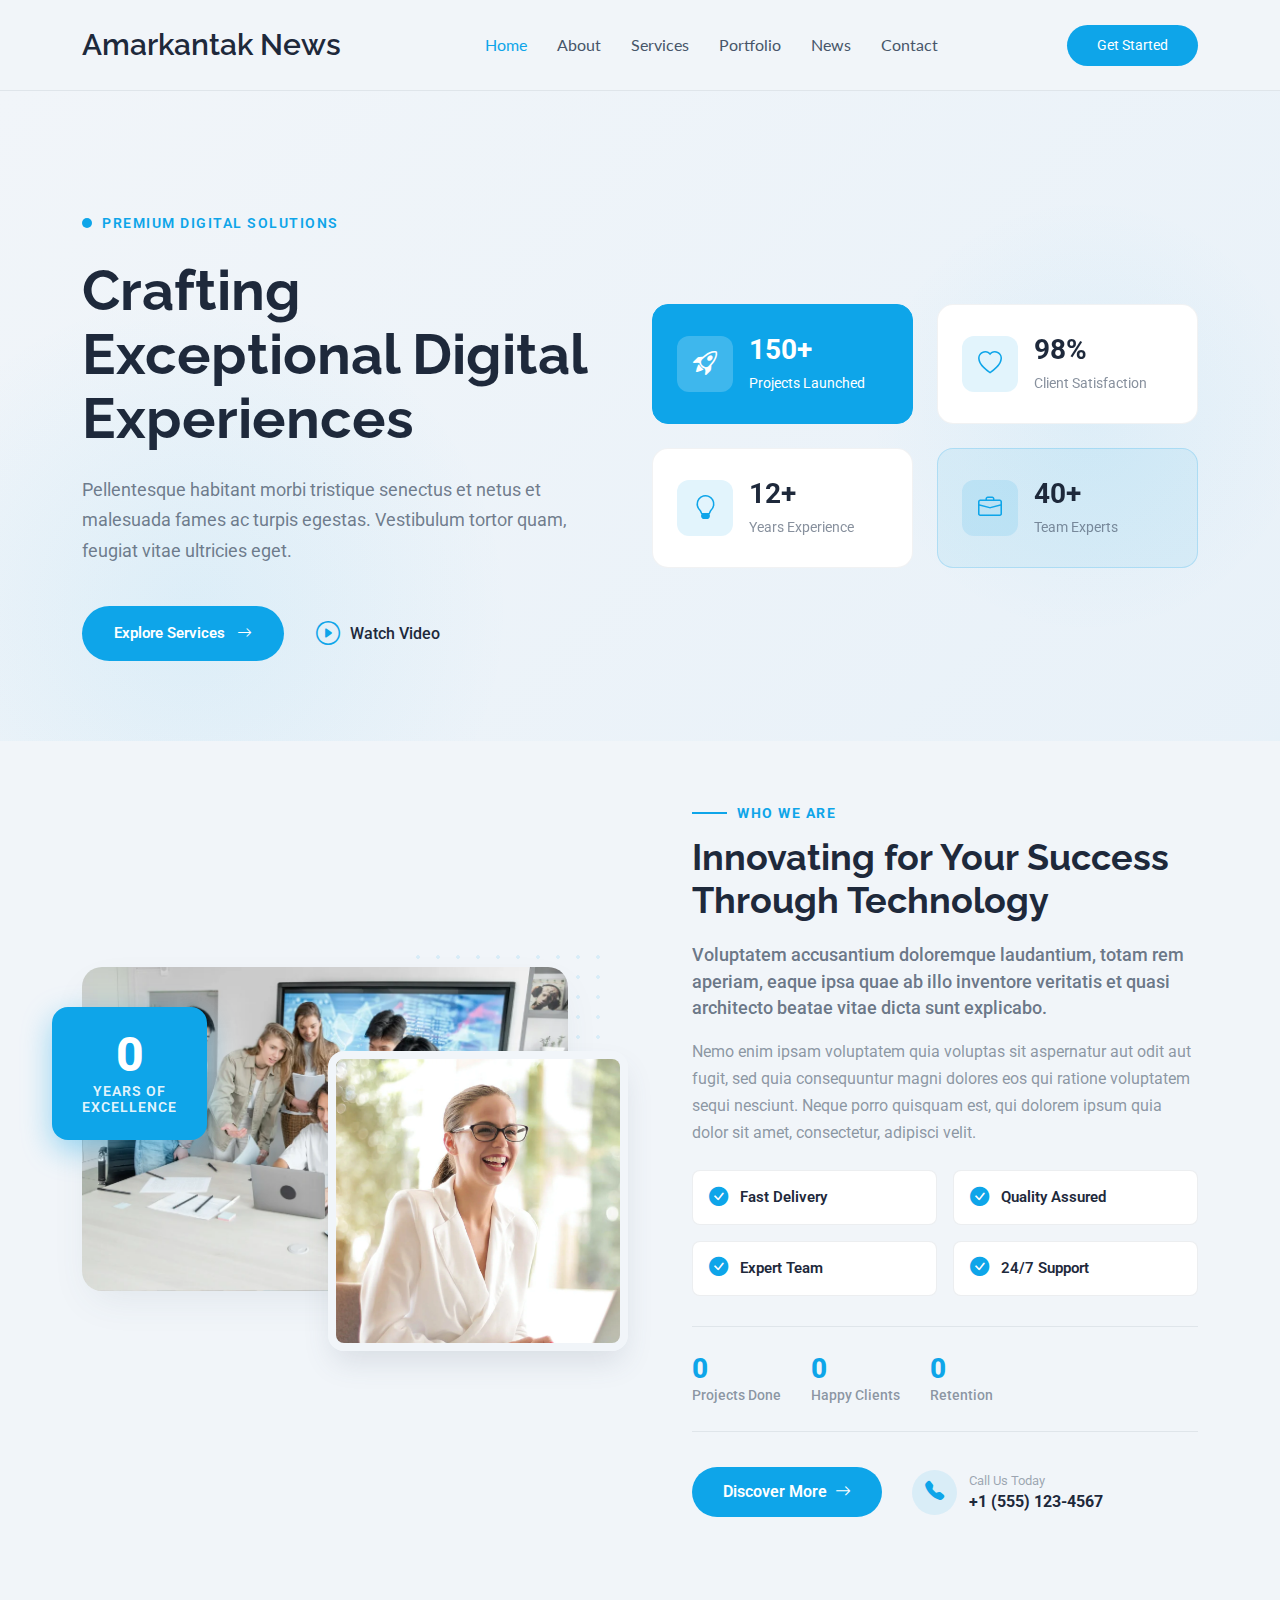
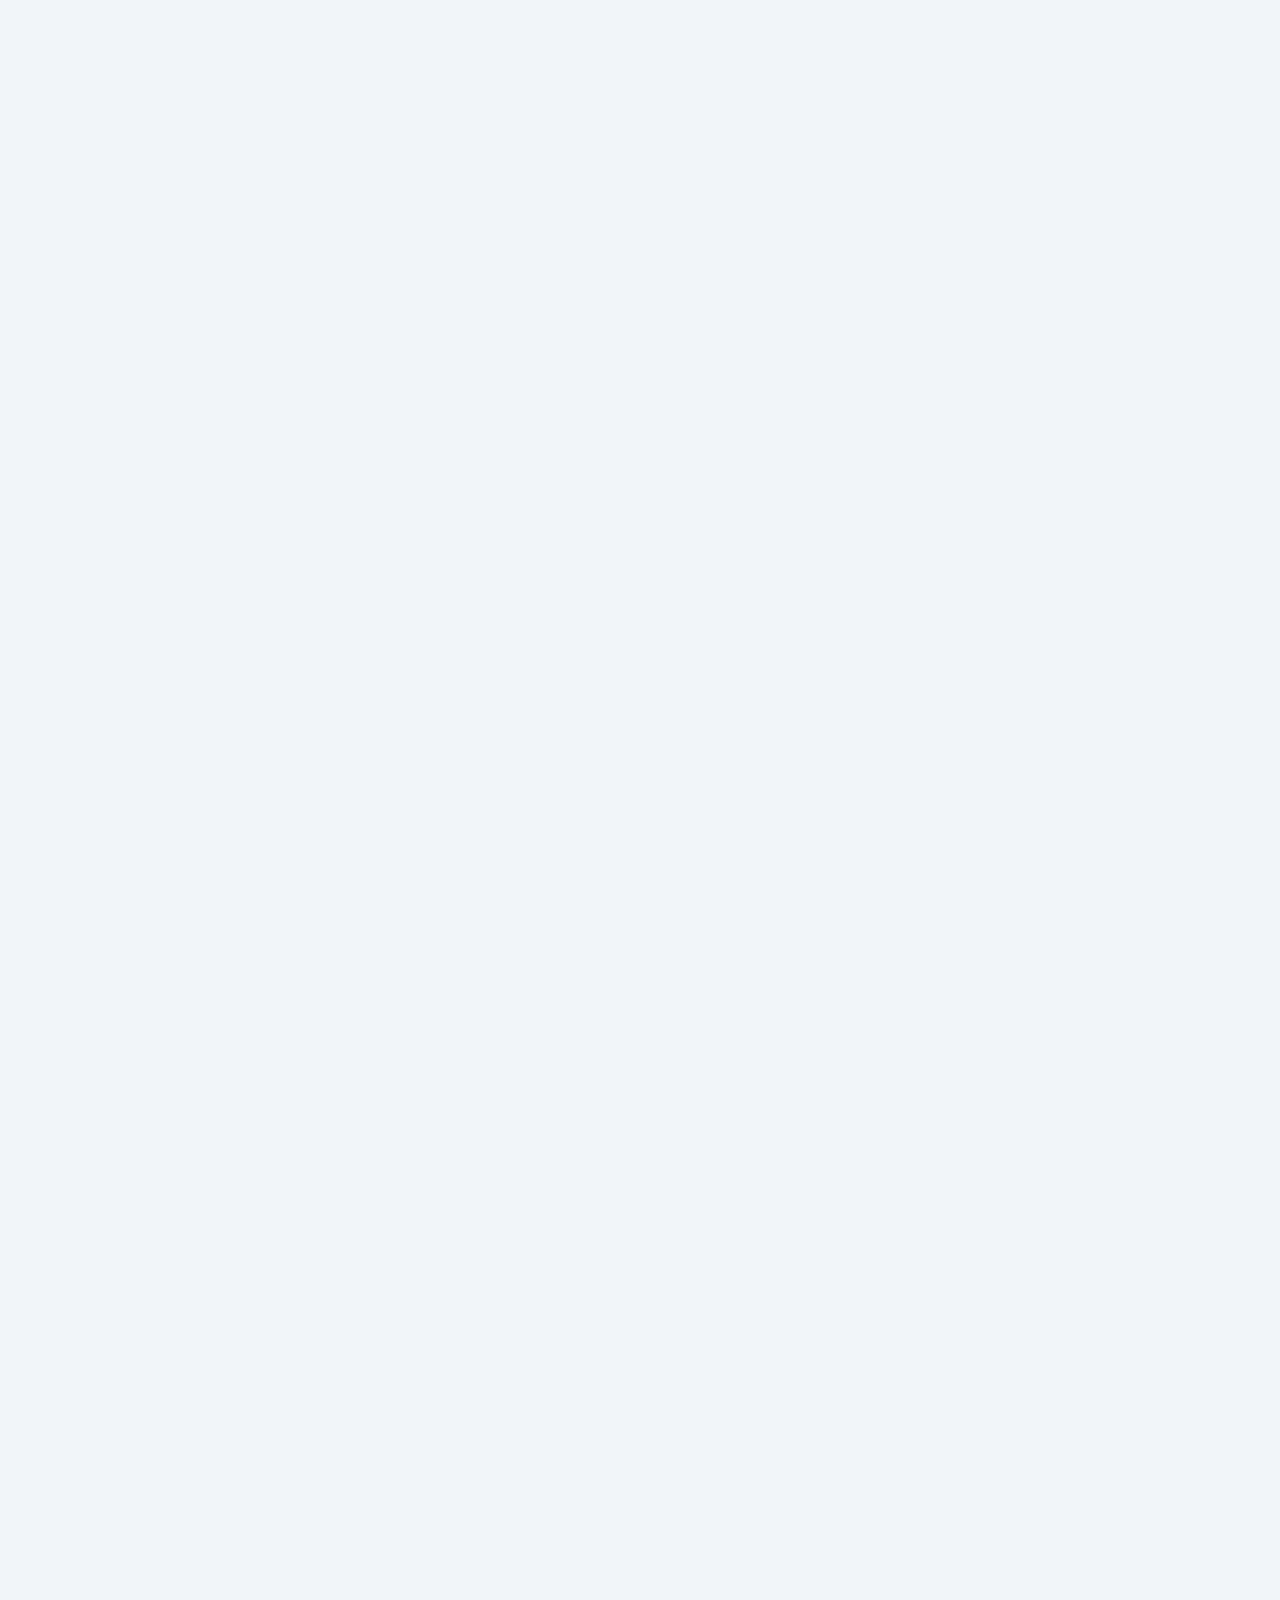
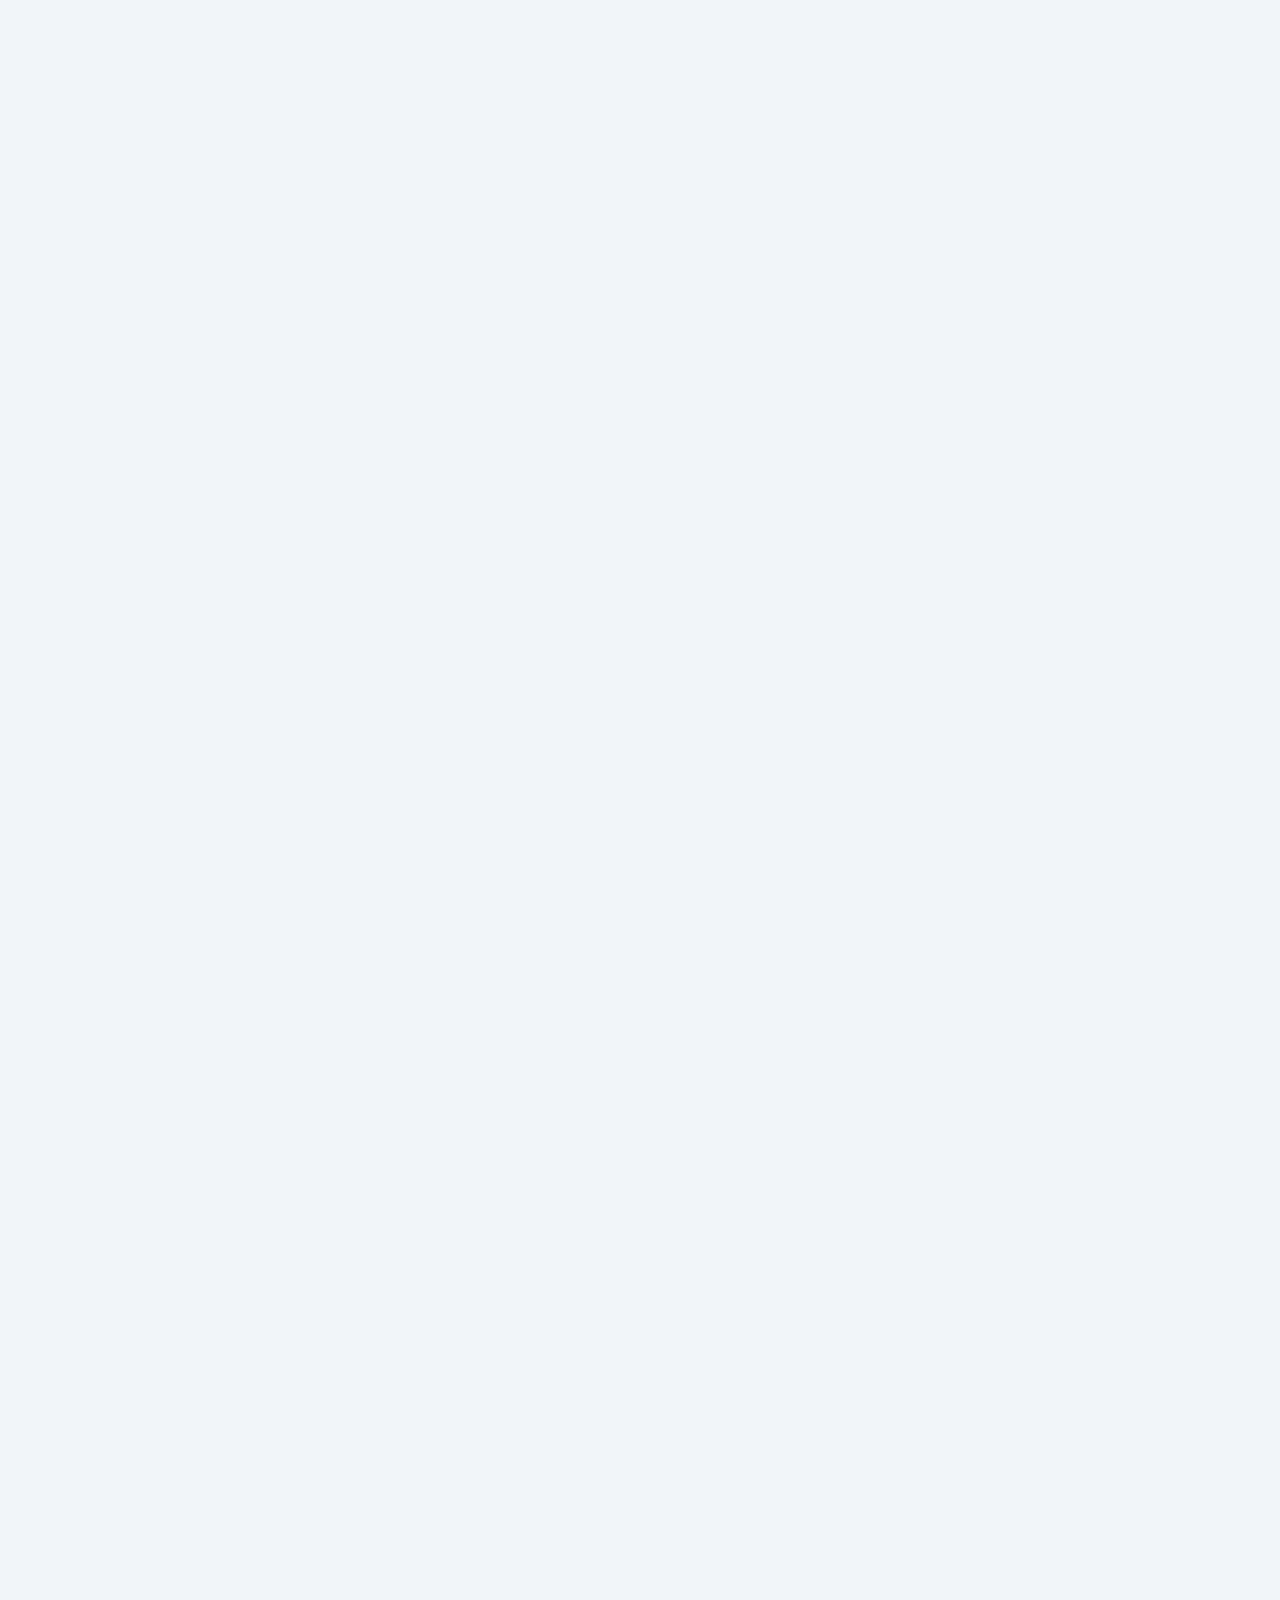
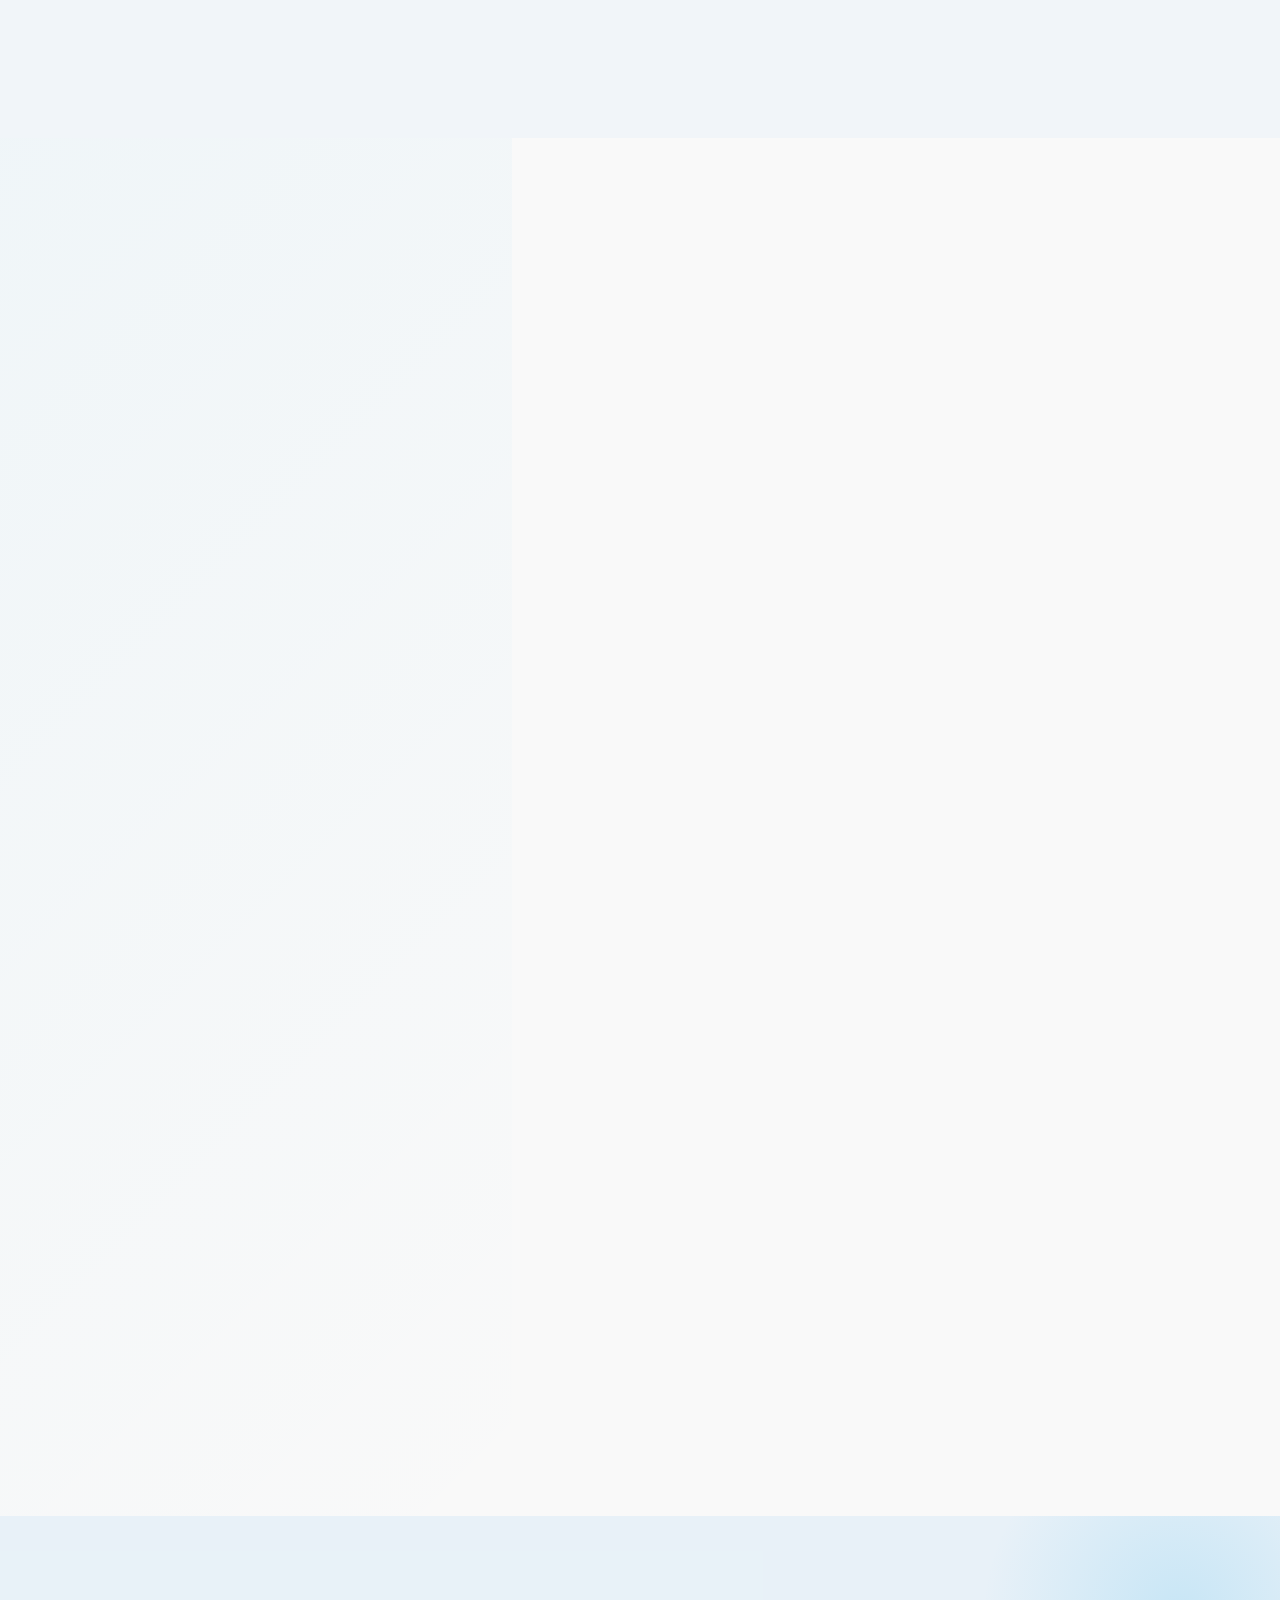
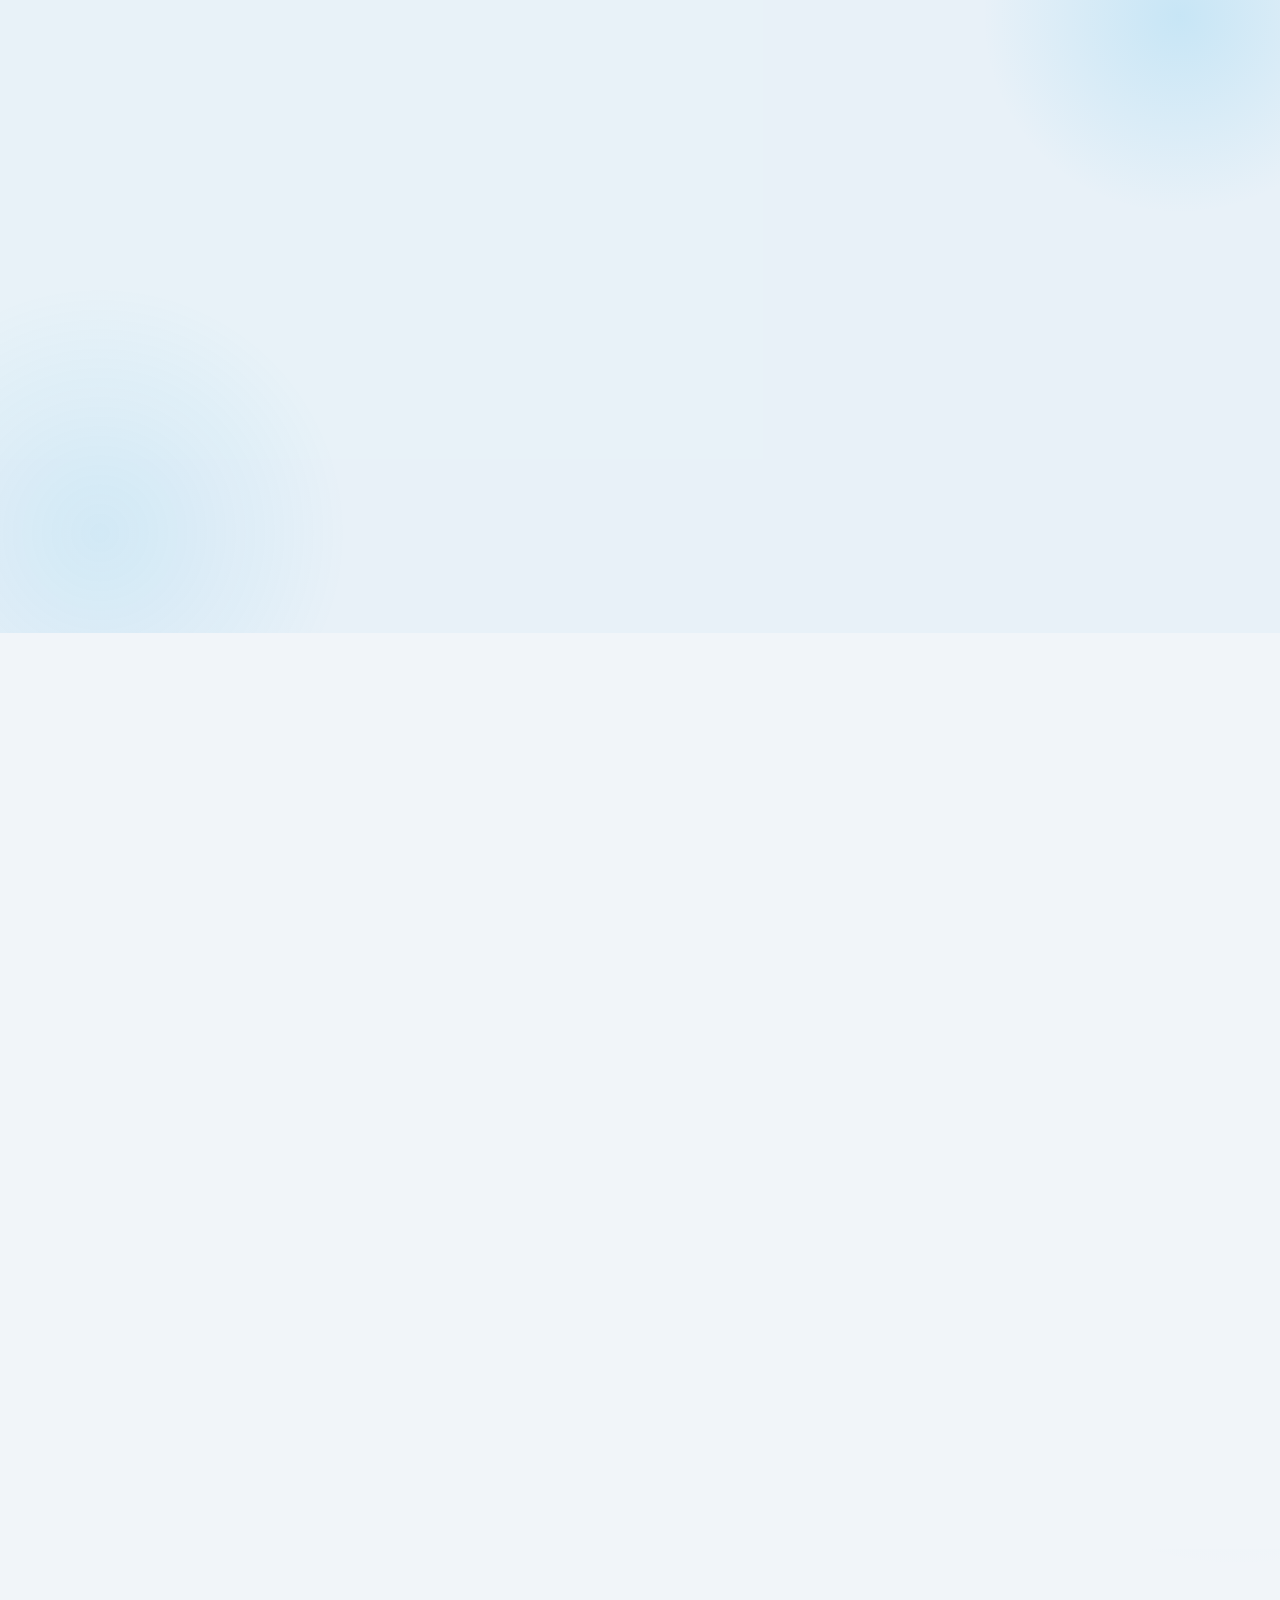
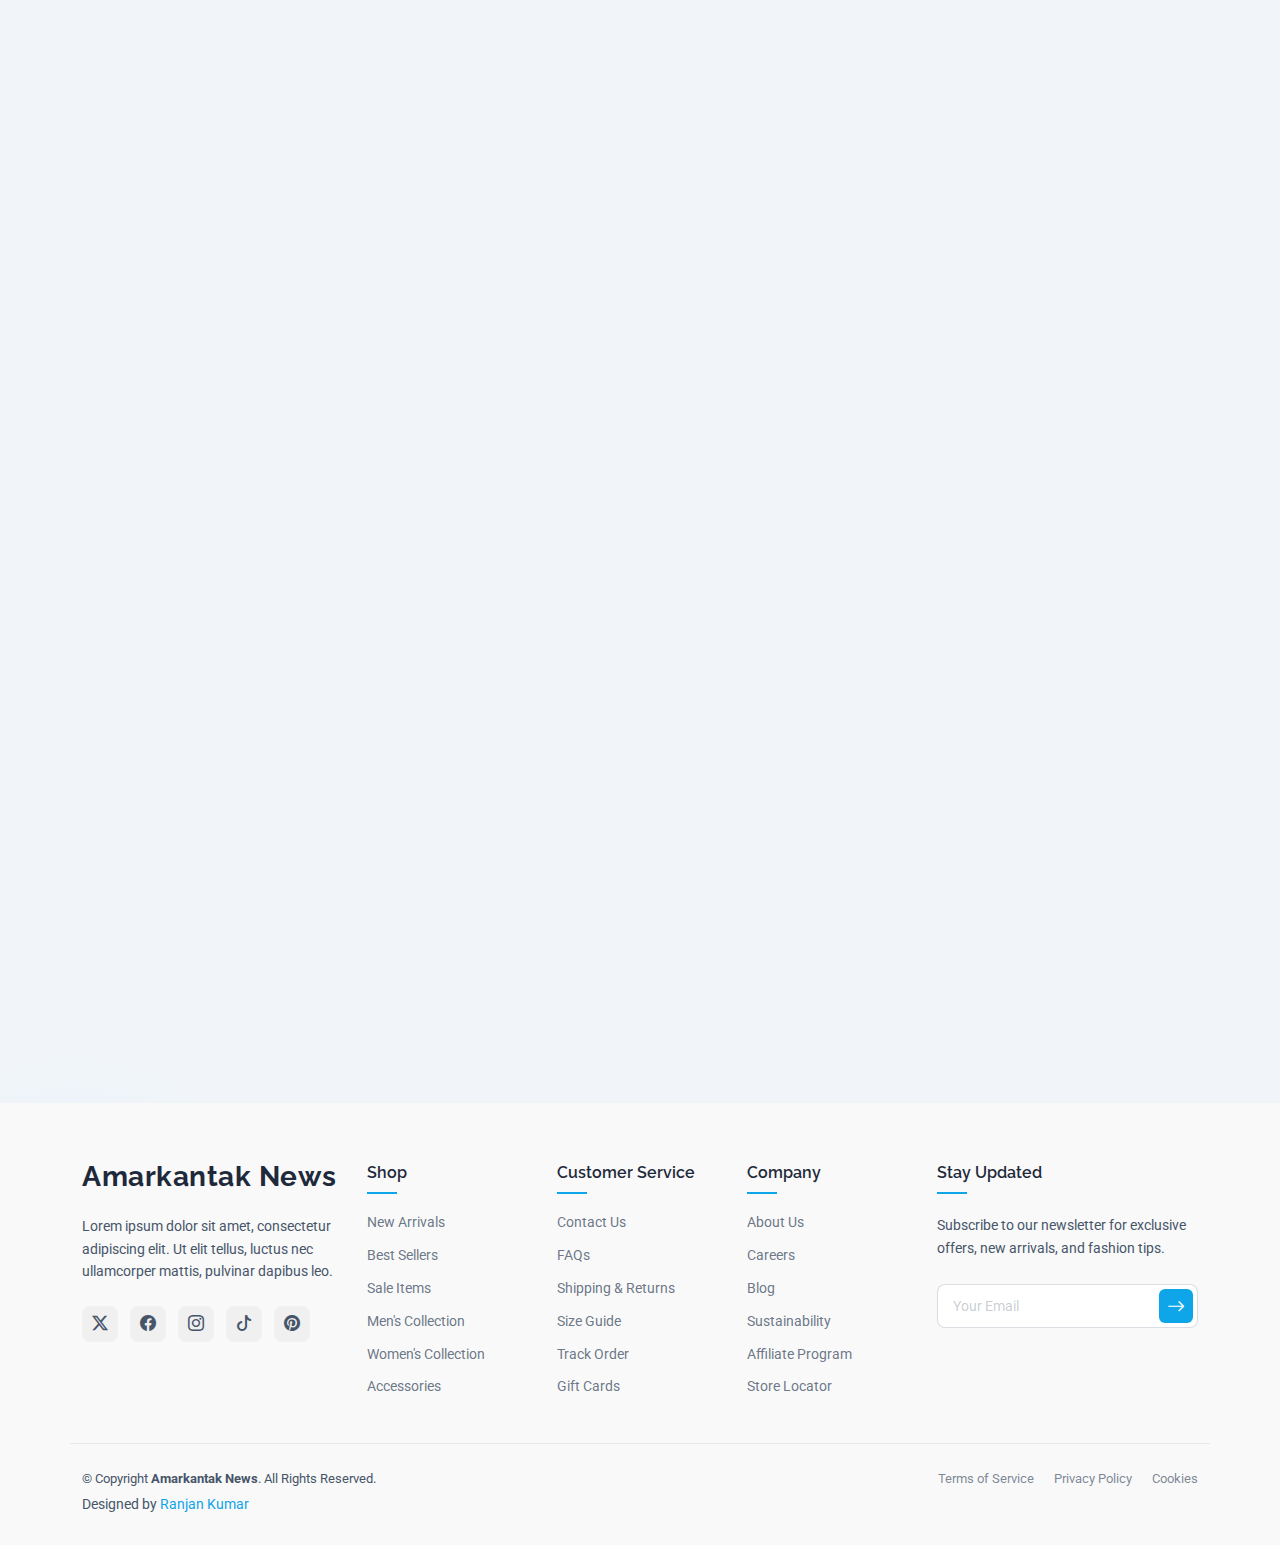
<file: index.html>
<!DOCTYPE html>
<html lang="en">

<head>
  <meta charset="utf-8">
  <meta content="width=device-width, initial-scale=1.0" name="viewport">
  <title>Index - Amarkantak News</title>
  <meta name="description" content="Amarkantak News">
  <meta name="keywords" content="Amarkantak News">

  <!-- Favicons -->
  <link href="assets/img/favicon.png" rel="icon">
  <link href="assets/img/apple-touch-icon.png" rel="apple-touch-icon">

  <!-- Fonts -->
  <link href="https://fonts.googleapis.com" rel="preconnect">
  <link href="https://fonts.gstatic.com" rel="preconnect" crossorigin>
  <link href="https://fonts.googleapis.com/css2?family=Roboto:ital,wght@0,100;0,300;0,400;0,500;0,700;0,900;1,100;1,300;1,400;1,500;1,700;1,900&family=Lato:ital,wght@0,100;0,300;0,400;0,700;0,900;1,100;1,300;1,400;1,700;1,900&family=Raleway:ital,wght@0,100;0,200;0,300;0,400;0,500;0,600;0,700;0,800;0,900;1,100;1,200;1,300;1,400;1,500;1,600;1,700;1,800;1,900&display=swap" rel="stylesheet">

  <!-- Vendor CSS Files -->
  <link href="assets/vendor/bootstrap/css/bootstrap.min.css" rel="stylesheet">
  <link href="assets/vendor/bootstrap-icons/bootstrap-icons.css" rel="stylesheet">
  <link href="assets/vendor/aos/aos.css" rel="stylesheet">
  <link href="assets/vendor/glightbox/css/glightbox.min.css" rel="stylesheet">
  <link href="assets/vendor/swiper/swiper-bundle.min.css" rel="stylesheet">

  <!-- Main CSS File -->
  <link href="assets/css/main.css" rel="stylesheet">
</head>

<body class="index-page">

  <header id="header" class="header d-flex align-items-center sticky-top">
    <div class="container position-relative d-flex align-items-center justify-content-between">

      <a href="index.html" class="logo d-flex align-items-center me-auto me-xl-0">
        <!-- <img src="assets/img/logo.webp" alt=""> -->
        <h1 class="sitename">Amarkantak News</h1>
      </a>

      <nav id="navmenu" class="navmenu">
        <ul>
          <li><a href="index.html#hero" class="active">Home</a></li>
          <li><a href="index.html#about">About</a></li>
          <li><a href="index.html#services">Services</a></li>
          <li><a href="index.html#portfolio">Portfolio</a></li>
          <li><a href="blog.html">News</a></li>
          <!-- <li class="dropdown"><a href="#"><span>Dropdown</span> <i class="bi bi-chevron-down toggle-dropdown"></i></a>
            <ul>
              <li><a href="#">Dropdown 1</a></li>
              <li class="dropdown"><a href="#"><span>Deep Dropdown</span> <i class="bi bi-chevron-down toggle-dropdown"></i></a>
                <ul>
                  <li><a href="#">Deep Dropdown 1</a></li>
                  <li><a href="#">Deep Dropdown 2</a></li>
                  <li><a href="#">Deep Dropdown 3</a></li>
                  <li><a href="#">Deep Dropdown 4</a></li>
                  <li><a href="#">Deep Dropdown 5</a></li>
                </ul>
              </li>
              <li><a href="#">Dropdown 2</a></li>
              <li><a href="#">Dropdown 3</a></li>
              <li><a href="#">Dropdown 4</a></li>
            </ul>
          </li> -->
          <li><a href="index.html#contact">Contact</a></li>
        </ul>
        <i class="mobile-nav-toggle d-xl-none bi bi-list"></i>
      </nav>

      <a class="btn-getstarted" href="index.html#about">Get Started</a>

    </div>
  </header>

  <main class="main">

    <!-- Hero Section -->
    <section id="hero" class="hero section">

      <div class="container" data-aos="fade-up" data-aos-delay="100">

        <div class="row align-items-center gy-5">

          <div class="col-lg-6" data-aos="fade-right" data-aos-delay="200">
            <div class="hero-content">
              <div class="hero-tag" data-aos="fade-up" data-aos-delay="250">
                <span class="tag-dot"></span>
                <span class="tag-text">Premium Digital Solutions</span>
              </div>

              <h1 class="hero-headline" data-aos="fade-up" data-aos-delay="300">Crafting Exceptional Digital Experiences</h1>

              <p class="hero-text" data-aos="fade-up" data-aos-delay="350">Pellentesque habitant morbi tristique senectus et netus et malesuada fames ac turpis egestas. Vestibulum tortor quam, feugiat vitae ultricies eget.</p>

              <div class="hero-cta" data-aos="fade-up" data-aos-delay="400">
                <a href="#services" class="cta-button">
                  <span>Explore Services</span>
                  <i class="bi bi-arrow-right"></i>
                </a>
                <a href="#" class="glightbox cta-link" data-gallery="hero-video">
                  <i class="bi bi-play-circle"></i>
                  <span>Watch Video</span>
                </a>
              </div>
            </div>
          </div>

          <div class="col-lg-6" data-aos="fade-left" data-aos-delay="300">
            <div class="stats-grid">
              <div class="stat-card stat-card-primary" data-aos="zoom-in" data-aos-delay="350">
                <div class="stat-icon-wrap">
                  <i class="bi bi-rocket-takeoff"></i>
                </div>
                <div class="stat-info">
                  <span class="stat-value">150+</span>
                  <span class="stat-title">Projects Launched</span>
                </div>
              </div>

              <div class="stat-card" data-aos="zoom-in" data-aos-delay="400">
                <div class="stat-icon-wrap">
                  <i class="bi bi-heart"></i>
                </div>
                <div class="stat-info">
                  <span class="stat-value">98%</span>
                  <span class="stat-title">Client Satisfaction</span>
                </div>
              </div>

              <div class="stat-card" data-aos="zoom-in" data-aos-delay="450">
                <div class="stat-icon-wrap">
                  <i class="bi bi-lightbulb"></i>
                </div>
                <div class="stat-info">
                  <span class="stat-value">12+</span>
                  <span class="stat-title">Years Experience</span>
                </div>
              </div>

              <div class="stat-card stat-card-accent" data-aos="zoom-in" data-aos-delay="500">
                <div class="stat-icon-wrap">
                  <i class="bi bi-briefcase"></i>
                </div>
                <div class="stat-info">
                  <span class="stat-value">40+</span>
                  <span class="stat-title">Team Experts</span>
                </div>
              </div>
            </div>
          </div>

        </div>

      </div>

    </section><!-- /Hero Section -->

    <!-- About Section -->
    <section id="about" class="about section">

      <div class="container" data-aos="fade-up" data-aos-delay="100">

        <div class="row gy-5 align-items-center">

          <div class="col-xl-6 aos-init aos-animate" data-aos="fade-right" data-aos-delay="200">
            <div class="about-images-wrapper">
              <div class="image-main">
                <img src="assets/img/about/about-5.webp" alt="Business meeting" class="img-fluid">
              </div>
              <div class="image-offset">
                <img src="assets/img/about/about-square-3.webp" alt="Detail shot" class="img-fluid">
              </div>
              <div class="experience-badge">
                <span class="years purecounter" data-purecounter-start="0" data-purecounter-end="12" data-purecounter-duration="1">12</span>
                <span class="text">Years of<br>Excellence</span>
              </div>
              <div class="shape-pattern"></div>
            </div>
          </div>

          <div class="col-xl-6 aos-init aos-animate" data-aos="fade-left" data-aos-delay="300">
            <div class="about-content">
              <div class="section-subtitle">Who We Are</div>
              <h2>Innovating for Your Success Through Technology</h2>
              <p class="lead-text">
                Voluptatem accusantium doloremque laudantium, totam rem aperiam, eaque ipsa quae ab illo inventore veritatis et quasi architecto beatae vitae dicta sunt explicabo.
              </p>
              <p class="mb-4 description">
                Nemo enim ipsam voluptatem quia voluptas sit aspernatur aut odit aut fugit, sed quia consequuntur magni dolores eos qui ratione voluptatem sequi nesciunt. Neque porro quisquam est, qui dolorem ipsum quia dolor sit amet, consectetur, adipisci velit.
              </p>

              <div class="features-grid">
                <div class="feature-card">
                  <i class="bi bi-check-circle-fill"></i>
                  <span>Fast Delivery</span>
                </div>
                <div class="feature-card">
                  <i class="bi bi-check-circle-fill"></i>
                  <span>Quality Assured</span>
                </div>
                <div class="feature-card">
                  <i class="bi bi-check-circle-fill"></i>
                  <span>Expert Team</span>
                </div>
                <div class="feature-card">
                  <i class="bi bi-check-circle-fill"></i>
                  <span>24/7 Support</span>
                </div>
              </div>

              <div class="stats-row">
                <div class="stat-box">
                  <span class="number purecounter" data-purecounter-start="0" data-purecounter-end="150" data-purecounter-duration="1">150</span>
                  <span class="label">Projects Done</span>
                </div>
                <div class="stat-box">
                  <span class="number purecounter" data-purecounter-start="0" data-purecounter-end="85" data-purecounter-duration="1">85</span>
                  <span class="label">Happy Clients</span>
                </div>
                <div class="stat-box">
                  <span class="number purecounter" data-purecounter-start="0" data-purecounter-end="95" data-purecounter-duration="1">95%</span>
                  <span class="label">Retention</span>
                </div>
              </div>

              <div class="action-buttons">
                <a href="#" class="btn btn-primary-custom">
                  Discover More <i class="bi bi-arrow-right"></i>
                </a>
                <div class="contact-info">
                  <div class="icon-box">
                    <i class="bi bi-telephone-fill"></i>
                  </div>
                  <div class="text">
                    <span>Call Us Today</span>
                    <a href="tel:+15551234567">+1 (555) 123-4567</a>
                  </div>
                </div>
              </div>

            </div>
          </div>

        </div>

      </div>

    </section><!-- /About Section -->

    <!-- Services Section -->
    <section id="services" class="services section">

      <!-- Section Title -->
      <div class="container section-title" data-aos="fade-up">
        <h2>Services</h2>
        <p>Necessitatibus eius consequatur ex aliquid fuga eum quidem sint consectetur velit</p>
      </div><!-- End Section Title -->

      <div class="container" data-aos="fade-up" data-aos-delay="100">

        <div class="row g-4">

          <!-- Service Card 1 -->
          <div class="col-lg-4 col-md-6" data-aos="fade-up" data-aos-delay="100">
            <div class="service-card">
              <div class="icon-wrapper">
                <i class="bi bi-lightbulb"></i>
              </div>
              <h3>Strategic Consulting</h3>
              <p>Pellentesque habitant morbi tristique senectus et netus et malesuada fames ac turpis egestas.</p>
              <a href="service-details.html" class="service-link">
                <span>Discover More</span>
                <i class="bi bi-arrow-right"></i>
              </a>
            </div>
          </div><!-- End Service Card -->

          <!-- Service Card 2 -->
          <div class="col-lg-4 col-md-6" data-aos="fade-up" data-aos-delay="200">
            <div class="service-card">
              <div class="icon-wrapper">
                <i class="bi bi-graph-up-arrow"></i>
              </div>
              <h3>Growth Analytics</h3>
              <p>Vestibulum ante ipsum primis in faucibus orci luctus et ultrices posuere cubilia curae.</p>
              <a href="service-details.html" class="service-link">
                <span>Discover More</span>
                <i class="bi bi-arrow-right"></i>
              </a>
            </div>
          </div><!-- End Service Card -->

          <!-- Service Card 3 - Featured -->
          <div class="col-lg-4 col-md-6" data-aos="fade-up" data-aos-delay="300">
            <div class="service-card featured">
              <div class="featured-badge">
                <i class="bi bi-star-fill"></i>
                <span>Popular</span>
              </div>
              <div class="icon-wrapper">
                <i class="bi bi-palette"></i>
              </div>
              <h3>Creative Design</h3>
              <p>Praesent commodo cursus magna vel scelerisque nisl consectetur et vivamus sagittis.</p>
              <a href="service-details.html" class="service-link">
                <span>Discover More</span>
                <i class="bi bi-arrow-right"></i>
              </a>
            </div>
          </div><!-- End Service Card -->

          <!-- Service Card 4 -->
          <div class="col-lg-4 col-md-6" data-aos="fade-up" data-aos-delay="100">
            <div class="service-card">
              <div class="icon-wrapper">
                <i class="bi bi-code-slash"></i>
              </div>
              <h3>Web Development</h3>
              <p>Cras mattis consectetur purus sit amet fermentum aenean lacinia bibendum nulla sed.</p>
              <a href="service-details.html" class="service-link">
                <span>Discover More</span>
                <i class="bi bi-arrow-right"></i>
              </a>
            </div>
          </div><!-- End Service Card -->

          <!-- Service Card 5 -->
          <div class="col-lg-4 col-md-6" data-aos="fade-up" data-aos-delay="200">
            <div class="service-card">
              <div class="icon-wrapper">
                <i class="bi bi-megaphone"></i>
              </div>
              <h3>Digital Marketing</h3>
              <p>Donec ullamcorper nulla non metus auctor fringilla vestibulum id ligula porta felis.</p>
              <a href="service-details.html" class="service-link">
                <span>Discover More</span>
                <i class="bi bi-arrow-right"></i>
              </a>
            </div>
          </div><!-- End Service Card -->

          <!-- Service Card 6 -->
          <div class="col-lg-4 col-md-6" data-aos="fade-up" data-aos-delay="300">
            <div class="service-card">
              <div class="icon-wrapper">
                <i class="bi bi-shield-check"></i>
              </div>
              <h3>Security Solutions</h3>
              <p>Maecenas sed diam eget risus varius blandit sit amet non magna integer posuere erat.</p>
              <a href="service-details.html" class="service-link">
                <span>Discover More</span>
                <i class="bi bi-arrow-right"></i>
              </a>
            </div>
          </div><!-- End Service Card -->

        </div>

        <!-- Stats Row -->
        <div class="stats-row" data-aos="fade-up" data-aos-delay="400">
          <div class="row g-4 justify-content-center">
            <div class="col-6 col-md-3">
              <div class="stat-item">
                <span class="stat-number">250+</span>
                <span class="stat-label">Projects Delivered</span>
              </div>
            </div>
            <div class="col-6 col-md-3">
              <div class="stat-item">
                <span class="stat-number">98%</span>
                <span class="stat-label">Client Satisfaction</span>
              </div>
            </div>
            <div class="col-6 col-md-3">
              <div class="stat-item">
                <span class="stat-number">15+</span>
                <span class="stat-label">Years Experience</span>
              </div>
            </div>
            <div class="col-6 col-md-3">
              <div class="stat-item">
                <span class="stat-number">40+</span>
                <span class="stat-label">Team Experts</span>
              </div>
            </div>
          </div>
        </div>

      </div>

    </section><!-- /Services Section -->

    <!-- Portfolio Section -->
    <section id="portfolio" class="portfolio section">

      <!-- Section Title -->
      <div class="container section-title" data-aos="fade-up">
        <h2>Portfolio</h2>
        <p>Necessitatibus eius consequatur ex aliquid fuga eum quidem sint consectetur velit</p>
      </div><!-- End Section Title -->

      <div class="container" data-aos="fade-up" data-aos-delay="100">

        <div class="isotope-layout" data-default-filter="*" data-layout="fitRows" data-sort="original-order">

          <div class="filters-wrapper" data-aos="fade-up" data-aos-delay="100">
            <ul class="portfolio-filters isotope-filters">
              <li data-filter="*" class="filter-active">All Projects</li>
              <li data-filter=".filter-web">Web Design</li>
              <li data-filter=".filter-mobile">Mobile Apps</li>
              <li data-filter=".filter-branding">Branding</li>
              <li data-filter=".filter-ui">UI/UX</li>
            </ul>
          </div>

          <div class="row g-4 isotope-container" data-aos="fade-up" data-aos-delay="200">

            <div class="col-lg-4 col-md-6 portfolio-item isotope-item filter-web">
              <div class="project-card">
                <div class="image-wrapper">
                  <img src="assets/img/portfolio/portfolio-2.webp" alt="Project showcase" class="img-fluid" loading="lazy">
                  <div class="hover-overlay">
                    <div class="overlay-actions">
                      <a href="assets/img/portfolio/portfolio-2.webp" class="glightbox action-btn" data-gallery="portfolio">
                        <i class="bi bi-eye"></i>
                      </a>
                      <a href="#" class="action-btn">
                        <i class="bi bi-link-45deg"></i>
                      </a>
                    </div>
                  </div>
                  <span class="category-badge">Web Design</span>
                </div>
                <div class="project-info">
                  <h3>Corporate Dashboard System</h3>
                  <p>Pellentesque habitant morbi tristique senectus et netus.</p>
                  <div class="project-meta">
                    <div class="tech-tags">
                      <span>Angular</span>
                      <span>Python</span>
                    </div>
                    <span class="year">2024</span>
                  </div>
                </div>
              </div>
            </div><!-- End Portfolio Item -->

            <div class="col-lg-4 col-md-6 portfolio-item isotope-item filter-mobile">
              <div class="project-card featured">
                <div class="image-wrapper">
                  <img src="assets/img/portfolio/portfolio-4.webp" alt="Project showcase" class="img-fluid" loading="lazy">
                  <div class="hover-overlay">
                    <div class="overlay-actions">
                      <a href="assets/img/portfolio/portfolio-4.webp" class="glightbox action-btn" data-gallery="portfolio">
                        <i class="bi bi-eye"></i>
                      </a>
                      <a href="#" class="action-btn">
                        <i class="bi bi-link-45deg"></i>
                      </a>
                    </div>
                  </div>
                  <span class="category-badge">Mobile Apps</span>
                  <span class="featured-badge"><i class="bi bi-star-fill"></i> Featured</span>
                </div>
                <div class="project-info">
                  <h3>Smart Finance Application</h3>
                  <p>Maecenas tempus tellus eget condimentum rhoncus.</p>
                  <div class="project-meta">
                    <div class="tech-tags">
                      <span>Swift</span>
                      <span>Kotlin</span>
                    </div>
                    <span class="year">2024</span>
                  </div>
                </div>
              </div>
            </div><!-- End Portfolio Item -->

            <div class="col-lg-4 col-md-6 portfolio-item isotope-item filter-branding">
              <div class="project-card">
                <div class="image-wrapper">
                  <img src="assets/img/portfolio/portfolio-6.webp" alt="Project showcase" class="img-fluid" loading="lazy">
                  <div class="hover-overlay">
                    <div class="overlay-actions">
                      <a href="assets/img/portfolio/portfolio-6.webp" class="glightbox action-btn" data-gallery="portfolio">
                        <i class="bi bi-eye"></i>
                      </a>
                      <a href="#" class="action-btn">
                        <i class="bi bi-link-45deg"></i>
                      </a>
                    </div>
                  </div>
                  <span class="category-badge">Branding</span>
                </div>
                <div class="project-info">
                  <h3>Fashion Label Identity</h3>
                  <p>Donec quam felis ultricies nec pellentesque pretium.</p>
                  <div class="project-meta">
                    <div class="tech-tags">
                      <span>Photoshop</span>
                      <span>Illustrator</span>
                    </div>
                    <span class="year">2023</span>
                  </div>
                </div>
              </div>
            </div><!-- End Portfolio Item -->

            <div class="col-lg-4 col-md-6 portfolio-item isotope-item filter-ui">
              <div class="project-card">
                <div class="image-wrapper">
                  <img src="assets/img/portfolio/portfolio-8.webp" alt="Project showcase" class="img-fluid" loading="lazy">
                  <div class="hover-overlay">
                    <div class="overlay-actions">
                      <a href="assets/img/portfolio/portfolio-8.webp" class="glightbox action-btn" data-gallery="portfolio">
                        <i class="bi bi-eye"></i>
                      </a>
                      <a href="#" class="action-btn">
                        <i class="bi bi-link-45deg"></i>
                      </a>
                    </div>
                  </div>
                  <span class="category-badge">UI/UX</span>
                </div>
                <div class="project-info">
                  <h3>E-Learning Platform Design</h3>
                  <p>Aenean leo ligula porttitor eu consequat vitae.</p>
                  <div class="project-meta">
                    <div class="tech-tags">
                      <span>Figma</span>
                      <span>Principle</span>
                    </div>
                    <span class="year">2024</span>
                  </div>
                </div>
              </div>
            </div><!-- End Portfolio Item -->

            <div class="col-lg-4 col-md-6 portfolio-item isotope-item filter-web">
              <div class="project-card">
                <div class="image-wrapper">
                  <img src="assets/img/portfolio/portfolio-1.webp" alt="Project showcase" class="img-fluid" loading="lazy">
                  <div class="hover-overlay">
                    <div class="overlay-actions">
                      <a href="assets/img/portfolio/portfolio-1.webp" class="glightbox action-btn" data-gallery="portfolio">
                        <i class="bi bi-eye"></i>
                      </a>
                      <a href="#" class="action-btn">
                        <i class="bi bi-link-45deg"></i>
                      </a>
                    </div>
                  </div>
                  <span class="category-badge">Web Design</span>
                </div>
                <div class="project-info">
                  <h3>Social Media Platform</h3>
                  <p>Vivamus elementum semper nisi quisque rutrum.</p>
                  <div class="project-meta">
                    <div class="tech-tags">
                      <span>React</span>
                      <span>MongoDB</span>
                    </div>
                    <span class="year">2023</span>
                  </div>
                </div>
              </div>
            </div><!-- End Portfolio Item -->

            <div class="col-lg-4 col-md-6 portfolio-item isotope-item filter-mobile">
              <div class="project-card">
                <div class="image-wrapper">
                  <img src="assets/img/portfolio/portfolio-3.webp" alt="Project showcase" class="img-fluid" loading="lazy">
                  <div class="hover-overlay">
                    <div class="overlay-actions">
                      <a href="assets/img/portfolio/portfolio-3.webp" class="glightbox action-btn" data-gallery="portfolio">
                        <i class="bi bi-eye"></i>
                      </a>
                      <a href="#" class="action-btn">
                        <i class="bi bi-link-45deg"></i>
                      </a>
                    </div>
                  </div>
                  <span class="category-badge">Mobile Apps</span>
                </div>
                <div class="project-info">
                  <h3>Health Monitoring App</h3>
                  <p>Nullam quis ante etiam sit amet orci eget.</p>
                  <div class="project-meta">
                    <div class="tech-tags">
                      <span>Flutter</span>
                      <span>AWS</span>
                    </div>
                    <span class="year">2024</span>
                  </div>
                </div>
              </div>
            </div><!-- End Portfolio Item -->

            <div class="col-lg-4 col-md-6 portfolio-item isotope-item filter-ui">
              <div class="project-card featured">
                <div class="image-wrapper">
                  <img src="assets/img/portfolio/portfolio-7.webp" alt="Project showcase" class="img-fluid" loading="lazy">
                  <div class="hover-overlay">
                    <div class="overlay-actions">
                      <a href="assets/img/portfolio/portfolio-7.webp" class="glightbox action-btn" data-gallery="portfolio">
                        <i class="bi bi-eye"></i>
                      </a>
                      <a href="#" class="action-btn">
                        <i class="bi bi-link-45deg"></i>
                      </a>
                    </div>
                  </div>
                  <span class="category-badge">UI/UX</span>
                  <span class="featured-badge"><i class="bi bi-star-fill"></i> Featured</span>
                </div>
                <div class="project-info">
                  <h3>Banking Dashboard Redesign</h3>
                  <p>Curabitur ullamcorper ultricies nisi nam eget dui.</p>
                  <div class="project-meta">
                    <div class="tech-tags">
                      <span>Sketch</span>
                      <span>Zeplin</span>
                    </div>
                    <span class="year">2024</span>
                  </div>
                </div>
              </div>
            </div><!-- End Portfolio Item -->

            <div class="col-lg-4 col-md-6 portfolio-item isotope-item filter-branding">
              <div class="project-card">
                <div class="image-wrapper">
                  <img src="assets/img/portfolio/portfolio-9.webp" alt="Project showcase" class="img-fluid" loading="lazy">
                  <div class="hover-overlay">
                    <div class="overlay-actions">
                      <a href="assets/img/portfolio/portfolio-9.webp" class="glightbox action-btn" data-gallery="portfolio">
                        <i class="bi bi-eye"></i>
                      </a>
                      <a href="#" class="action-btn">
                        <i class="bi bi-link-45deg"></i>
                      </a>
                    </div>
                  </div>
                  <span class="category-badge">Branding</span>
                </div>
                <div class="project-info">
                  <h3>Tech Company Rebranding</h3>
                  <p>Etiam rhoncus maecenas tempus tellus condimentum.</p>
                  <div class="project-meta">
                    <div class="tech-tags">
                      <span>InDesign</span>
                      <span>Motion</span>
                    </div>
                    <span class="year">2023</span>
                  </div>
                </div>
              </div>
            </div><!-- End Portfolio Item -->

          </div><!-- End Portfolio Container -->

        </div>

        <div class="cta-section" data-aos="zoom-in" data-aos-delay="300">
          <div class="cta-content">
            <span class="cta-label"><i class="bi bi-lightning-charge-fill"></i> Ready to Start?</span>
            <h3>Let's Create Something Amazing Together</h3>
            <p>Sed ut perspiciatis unde omnis iste natus error sit voluptatem accusantium doloremque laudantium totam rem aperiam.</p>
            <div class="cta-buttons">
              <a href="#contact" class="btn-cta-primary">Launch Your Project <i class="bi bi-arrow-right"></i></a>
              <a href="#services" class="btn-cta-secondary"><i class="bi bi-play-circle"></i> Explore Services</a>
            </div>
          </div>
          <div class="cta-decoration">
            <div class="floating-shape shape-1"></div>
            <div class="floating-shape shape-2"></div>
            <div class="floating-shape shape-3"></div>
          </div>
        </div>

      </div>

    </section><!-- /Portfolio Section -->

    <!-- Why Us Section -->
    <section id="why-us" class="why-us section light-background">

      <!-- Section Title -->
      <div class="container section-title" data-aos="fade-up">
        <h2>Why Us</h2>
        <p>Necessitatibus eius consequatur ex aliquid fuga eum quidem sint consectetur velit</p>
      </div><!-- End Section Title -->

      <div class="container" data-aos="fade-up" data-aos-delay="100">

        <div class="row g-5">
          <div class="col-lg-5" data-aos="fade-right" data-aos-delay="200">
            <div class="sidebar-content">
              <div class="badge-wrapper">
                <span class="section-badge"><i class="bi bi-stars"></i> Our Difference</span>
              </div>
              <h2>Transform Your Vision Into Digital Excellence</h2>
              <p class="description">Ut enim ad minim veniam, quis nostrud exercitation ullamco laboris nisi ut aliquip ex ea commodo consequat. Duis aute irure dolor in reprehenderit in voluptate velit esse cillum.</p>

              <div class="stat-cards">
                <div class="stat-card" data-aos="zoom-in" data-aos-delay="300">
                  <div class="stat-value">
                    <span class="purecounter" data-purecounter-start="0" data-purecounter-end="180" data-purecounter-duration="2">180</span>+
                  </div>
                  <div class="stat-text">Successful Campaigns</div>
                </div>
                <div class="stat-card" data-aos="zoom-in" data-aos-delay="350">
                  <div class="stat-value">
                    <span class="purecounter" data-purecounter-start="0" data-purecounter-end="95" data-purecounter-duration="2">95</span>%
                  </div>
                  <div class="stat-text">Customer Satisfaction</div>
                </div>
                <div class="stat-card" data-aos="zoom-in" data-aos-delay="400">
                  <div class="stat-value">
                    <span class="purecounter" data-purecounter-start="0" data-purecounter-end="320" data-purecounter-duration="2">320</span>%
                  </div>
                  <div class="stat-text">Growth Achieved</div>
                </div>
              </div>

              <div class="action-buttons">
                <a href="#" class="btn-main">Get Started Today</a>
                <a href="#" class="btn-outline">Explore Portfolio</a>
              </div>
            </div>
          </div>

          <div class="col-lg-7" data-aos="fade-left" data-aos-delay="200">
            <div class="features-grid">
              <div class="feature-box highlight" data-aos="fade-up" data-aos-delay="250">
                <div class="feature-ribbon">Top Rated</div>
                <div class="feature-icon">
                  <i class="bi bi-rocket-takeoff-fill"></i>
                </div>
                <div class="feature-content">
                  <h4>Rapid Implementation</h4>
                  <p>Lorem ipsum dolor sit amet, consectetur adipiscing elit sed do eiusmod tempor incididunt ut labore.</p>
                  <a href="#" class="feature-link">Discover How <i class="bi bi-chevron-right"></i></a>
                </div>
              </div><!-- End Feature Box -->

              <div class="feature-box" data-aos="fade-up" data-aos-delay="300">
                <div class="feature-icon">
                  <i class="bi bi-bar-chart-line-fill"></i>
                </div>
                <div class="feature-content">
                  <h4>Analytics-First Approach</h4>
                  <p>Excepteur sint occaecat cupidatat non proident sunt in culpa qui officia deserunt mollit.</p>
                  <a href="#" class="feature-link">Discover How <i class="bi bi-chevron-right"></i></a>
                </div>
              </div><!-- End Feature Box -->

              <div class="feature-box" data-aos="fade-up" data-aos-delay="350">
                <div class="feature-icon">
                  <i class="bi bi-award-fill"></i>
                </div>
                <div class="feature-content">
                  <h4>Award-Winning Team</h4>
                  <p>Duis aute irure dolor in reprehenderit in voluptate velit esse cillum dolore eu fugiat nulla.</p>
                  <a href="#" class="feature-link">Discover How <i class="bi bi-chevron-right"></i></a>
                </div>
              </div><!-- End Feature Box -->
            </div>

            <div class="process-timeline" data-aos="fade-up" data-aos-delay="400">
              <h5 class="timeline-title"><i class="bi bi-diagram-3-fill"></i> Our Proven Methodology</h5>
              <div class="timeline-steps">
                <div class="timeline-step">
                  <div class="step-marker">1</div>
                  <div class="step-info">
                    <strong>Research</strong>
                    <span>Gathering insights</span>
                  </div>
                </div>
                <div class="timeline-connector"></div>
                <div class="timeline-step">
                  <div class="step-marker">2</div>
                  <div class="step-info">
                    <strong>Blueprint</strong>
                    <span>Creating roadmap</span>
                  </div>
                </div>
                <div class="timeline-connector"></div>
                <div class="timeline-step">
                  <div class="step-marker">3</div>
                  <div class="step-info">
                    <strong>Build</strong>
                    <span>Developing solution</span>
                  </div>
                </div>
                <div class="timeline-connector"></div>
                <div class="timeline-step">
                  <div class="step-marker">4</div>
                  <div class="step-info">
                    <strong>Refine</strong>
                    <span>Iterating results</span>
                  </div>
                </div>
              </div>
            </div>

            <div class="capabilities-section" data-aos="fade-up" data-aos-delay="450">
              <h5 class="capabilities-heading">What We Bring to the Table</h5>
              <div class="capabilities-grid">
                <div class="capability-card">
                  <div class="capability-icon">
                    <i class="bi bi-bullseye"></i>
                  </div>
                  <h6>Strategic Consulting</h6>
                  <p>Nam libero tempore cum soluta nobis est eligendi optio cumque nihil impedit quo minus.</p>
                </div>
                <div class="capability-card">
                  <div class="capability-icon">
                    <i class="bi bi-code-slash"></i>
                  </div>
                  <h6>Tailored Development</h6>
                  <p>Temporibus autem quibusdam et aut officiis debitis aut rerum necessitatibus saepe eveniet.</p>
                </div>
                <div class="capability-card">
                  <div class="capability-icon">
                    <i class="bi bi-arrow-repeat"></i>
                  </div>
                  <h6>Continuous Enhancement</h6>
                  <p>Itaque earum rerum hic tenetur a sapiente delectus ut aut reiciendis voluptatibus maiores.</p>
                </div>
              </div>
            </div>
          </div>
        </div>

      </div>

    </section><!-- /Why Us Section -->

    <!-- Testimonials Section -->
    <section id="testimonials" class="testimonials section">

      <!-- Section Title -->
      <div class="container section-title" data-aos="fade-up">
        <h2>Testimonials</h2>
        <p>Necessitatibus eius consequatur ex aliquid fuga eum quidem sint consectetur velit</p>
      </div><!-- End Section Title -->

      <div class="container" data-aos="fade-up" data-aos-delay="100">

        <div class="row">

          <!-- Left Sidebar -->
          <div class="col-lg-4" data-aos="fade-right" data-aos-delay="150">
            <div class="testimonials-sidebar">
              <div class="avatar-stack">
                <img src="assets/img/person/RANJAN.jpg" alt="Happy Client" class="avatar" loading="lazy">
                <img src="assets/img/person/RANJAN.jpg" alt="Happy Client" class="avatar" loading="lazy">
                <img src="assets/img/person/RANJAN.jpg" alt="Happy Client" class="avatar" loading="lazy">
                <img src="assets/img/person/RANJAN.jpg" alt="Happy Client" class="avatar" loading="lazy">
                <span class="avatar-count">+2.5k</span>
              </div>
              <div class="sidebar-content">
                <span class="satisfied-badge"><i class="bi bi-heart-fill"></i> Satisfied Clients</span>
                <h3>Discover What Our Clients Say About Us</h3>
                <p>Quis nostrud exercitation ullamco laboris nisi ut aliquip ex ea commodo consequat duis aute irure dolor.</p>
                <a href="#" class="btn-view-all">View All Reviews <i class="bi bi-arrow-right"></i></a>
              </div>
            </div>
          </div><!-- End Left Sidebar -->

          <!-- Right Testimonials Slider -->
          <div class="col-lg-8" data-aos="fade-left" data-aos-delay="200">
            <div class="testimonials-carousel swiper init-swiper">
              <script type="application/json" class="swiper-config">
                {
                  "loop": true,
                  "speed": 700,
                  "autoplay": {
                    "delay": 5000
                  },
                  "slidesPerView": 1,
                  "spaceBetween": 24,
                  "pagination": {
                    "el": ".swiper-pagination",
                    "type": "bullets",
                    "clickable": true
                  },
                  "breakpoints": {
                    "768": {
                      "slidesPerView": 2
                    }
                  }
                }
              </script>

              <div class="swiper-wrapper">

                <!-- Testimonial Card 1 -->
                <div class="swiper-slide">
                  <div class="testimonial-card">
                    <div class="card-top">
                      <div class="stars">
                        <i class="bi bi-star-fill"></i>
                        <i class="bi bi-star-fill"></i>
                        <i class="bi bi-star-fill"></i>
                        <i class="bi bi-star-fill"></i>
                        <i class="bi bi-star-fill"></i>
                      </div>
                      <span class="quote-mark"><i class="bi bi-quote"></i></span>
                    </div>
                    <p class="testimonial-text">Nemo enim ipsam voluptatem quia voluptas sit aspernatur aut odit aut fugit sed quia consequuntur magni dolores eos qui ratione voluptatem sequi nesciunt.</p>
                    <div class="author-info">
                      <img src="assets/img/person/RANJAN.jpg" alt="Client" class="author-img" loading="lazy">
                      <div class="author-details">
                        <h5>Ranjan Kumar</h5>
                        <span>Frontend Developer</span>
                      </div>
                    </div>
                  </div>
                </div><!-- End Testimonial Card -->

                <!-- Testimonial Card 2 -->
                <div class="swiper-slide">
                  <div class="testimonial-card">
                    <div class="card-top">
                      <div class="stars">
                        <i class="bi bi-star-fill"></i>
                        <i class="bi bi-star-fill"></i>
                        <i class="bi bi-star-fill"></i>
                        <i class="bi bi-star-fill"></i>
                        <i class="bi bi-star-fill"></i>
                      </div>
                      <span class="quote-mark"><i class="bi bi-quote"></i></span>
                    </div>
                    <p class="testimonial-text">Temporibus autem quibusdam et aut officiis debitis aut rerum necessitatibus saepe eveniet ut et voluptates repudiandae sint et molestiae non recusandae.</p>
                    <div class="author-info">
                      <img src="assets/img/person/RANJAN.jpg" alt="Client" class="author-img" loading="lazy">
                      <div class="author-details">
                        <h5>Ranjan Kumar</h5>
                        <span>Frontend Developer</span>
                      </div>
                    </div>
                  </div>
                </div><!-- End Testimonial Card -->

                <!-- Testimonial Card 3 -->
                <div class="swiper-slide">
                  <div class="testimonial-card">
                    <div class="card-top">
                      <div class="stars">
                        <i class="bi bi-star-fill"></i>
                        <i class="bi bi-star-fill"></i>
                        <i class="bi bi-star-fill"></i>
                        <i class="bi bi-star-fill"></i>
                        <i class="bi bi-star-fill"></i>
                      </div>
                      <span class="quote-mark"><i class="bi bi-quote"></i></span>
                    </div>
                    <p class="testimonial-text">Itaque earum rerum hic tenetur a sapiente delectus ut aut reiciendis voluptatibus maiores alias consequatur aut perferendis doloribus asperiores repellat.</p>
                    <div class="author-info">
                      <img src="assets/img/person/RANJAN.jpg" alt="Client" class="author-img" loading="lazy">
                      <div class="author-details">
                        <h5>Ranjan Kumar</h5>
                        <span>Frontend Developer</span>
                      </div>
                    </div>
                  </div>
                </div><!-- End Testimonial Card -->

                <!-- Testimonial Card 4 -->
                <div class="swiper-slide">
                  <div class="testimonial-card">
                    <div class="card-top">
                      <div class="stars">
                        <i class="bi bi-star-fill"></i>
                        <i class="bi bi-star-fill"></i>
                        <i class="bi bi-star-fill"></i>
                        <i class="bi bi-star-fill"></i>
                        <i class="bi bi-star-fill"></i>
                      </div>
                      <span class="quote-mark"><i class="bi bi-quote"></i></span>
                    </div>
                    <p class="testimonial-text">Nam libero tempore cum soluta nobis est eligendi optio cumque nihil impedit quo minus id quod maxime placeat facere possimus omnis voluptas assumenda.</p>
                    <div class="author-info">
                      <img src="assets/img/person/RANJAN.jpg" alt="Client" class="author-img" loading="lazy">
                      <div class="author-details">
                        <h5>Ranjan Kumar</h5>
                        <span>Frontend Developer</span>
                      </div>
                    </div>
                  </div>
                </div><!-- End Testimonial Card -->

                <!-- Testimonial Card 5 -->
                <div class="swiper-slide">
                  <div class="testimonial-card">
                    <div class="card-top">
                      <div class="stars">
                        <i class="bi bi-star-fill"></i>
                        <i class="bi bi-star-fill"></i>
                        <i class="bi bi-star-fill"></i>
                        <i class="bi bi-star-fill"></i>
                        <i class="bi bi-star-fill"></i>
                      </div>
                      <span class="quote-mark"><i class="bi bi-quote"></i></span>
                    </div>
                    <p class="testimonial-text">Ut enim ad minima veniam quis nostrum exercitationem ullam corporis suscipit laboriosam nisi ut aliquid ex ea commodi consequatur reprehenderit.</p>
                    <div class="author-info">
                      <img src="assets/img/person/RANJAN.jpg" alt="Client" class="author-img" loading="lazy">
                      <div class="author-details">
                        <h5>Ranjan Kumar</h5>
                        <span>Frontend Developer</span>
                      </div>
                    </div>
                  </div>
                </div><!-- End Testimonial Card -->

              </div>

              <div class="swiper-pagination"></div>

            </div>
          </div><!-- End Right Testimonials Slider -->

        </div>

      </div>

    </section><!-- /Testimonials Section -->

    <!-- Team Section -->
    <section id="team" class="team section">

      <!-- Section Title -->
      <div class="container section-title" data-aos="fade-up">
        <h2>Team</h2>
        <p>Necessitatibus eius consequatur ex aliquid fuga eum quidem sint consectetur velit</p>
      </div><!-- End Section Title -->

      <div class="container" data-aos="fade-up" data-aos-delay="100">

        <div class="row gy-5">

          <!-- Team Member 1 -->
          <div class="col-lg-3 col-md-6" data-aos="fade-up" data-aos-delay="100">
            <div class="team-card">
              <div class="member-img">
                <img src="assets/img/person/RANJAN.jpg" class="img-fluid" alt="Team Member">
                <div class="social-overlay">
                  <div class="social-links">
                    <a href="#"><i class="bi bi-twitter-x"></i></a>
                    <a href="#"><i class="bi bi-linkedin"></i></a>
                    <a href="#"><i class="bi bi-instagram"></i></a>
                  </div>
                </div>
              </div>
              <div class="member-info">
                <span class="member-badge">Developer</span>
                <h4>Ranjan Kumar</h4>
                <p>Frontend Developer</p>
              </div>
            </div>
          </div><!-- End Team Member -->

          <!-- Team Member 2 -->
          <div class="col-lg-3 col-md-6" data-aos="fade-up" data-aos-delay="200">
            <div class="team-card">
              <div class="member-img">
                <img src="assets/img/person/RANJAN.jpg" class="img-fluid" alt="Team Member">
                <div class="social-overlay">
                  <div class="social-links">
                    <a href="#"><i class="bi bi-twitter-x"></i></a>
                    <a href="#"><i class="bi bi-linkedin"></i></a>
                    <a href="#"><i class="bi bi-dribbble"></i></a>
                  </div>
                </div>
              </div>
              <div class="member-info">
                <span class="member-badge">Developer</span>
                <h4>Ranjan Kumar</h4>
                <p>Frontend Developer</p>
              </div>
            </div>
          </div><!-- End Team Member -->

          <!-- Team Member 3 - Featured -->
          <div class="col-lg-3 col-md-6" data-aos="fade-up" data-aos-delay="300">
            <div class="team-card featured">
              <div class="member-img">
                <img src="assets/img/person/RANJAN.jpg" class="img-fluid" alt="Team Member">
                <div class="social-overlay">
                  <div class="social-links">
                    <a href="#"><i class="bi bi-twitter-x"></i></a>
                    <a href="#"><i class="bi bi-github"></i></a>
                    <a href="#"><i class="bi bi-linkedin"></i></a>
                  </div>
                </div>
              </div>
              <div class="member-info">
                <span class="member-badge">Developer</span>
                <h4>Ranjan Kumar</h4>
                <p>Frontend Developer</p>
              </div>
            </div>
          </div><!-- End Team Member -->

          <!-- Team Member 4 -->
          <div class="col-lg-3 col-md-6" data-aos="fade-up" data-aos-delay="400">
            <div class="team-card">
              <div class="member-img">
                <img src="assets/img/person/RANJAN.jpg" class="img-fluid" alt="Team Member">
                <div class="social-overlay">
                  <div class="social-links">
                    <a href="#"><i class="bi bi-twitter-x"></i></a>
                    <a href="#"><i class="bi bi-linkedin"></i></a>
                    <a href="#"><i class="bi bi-behance"></i></a>
                  </div>
                </div>
              </div>
              <div class="member-info">
                <span class="member-badge">Growth</span>
                <h4>Sophia Martinez</h4>
                <p>Marketing Director</p>
              </div>
            </div>
          </div><!-- End Team Member -->

        </div>

        <!-- Stats Row -->
        <div class="team-stats" data-aos="fade-up" data-aos-delay="500">
          <div class="row justify-content-center">
            <div class="col-lg-8">
              <div class="stats-wrapper">
                <div class="stat-item">
                  <span class="stat-number">50+</span>
                  <span class="stat-label">Team Members</span>
                </div>
                <div class="stat-divider"></div>
                <div class="stat-item">
                  <span class="stat-number">12</span>
                  <span class="stat-label">Countries</span>
                </div>
                <div class="stat-divider"></div>
                <div class="stat-item">
                  <span class="stat-number">8+</span>
                  <span class="stat-label">Years Experience</span>
                </div>
              </div>
            </div>
          </div>
        </div>

      </div>

    </section><!-- /Team Section -->

    <!-- Contact Section -->
    <section id="contact" class="contact section">

      <!-- Section Title -->
      <div class="container section-title" data-aos="fade-up">
        <h2>Contact</h2>
        <p>Necessitatibus eius consequatur ex aliquid fuga eum quidem sint consectetur velit</p>
      </div><!-- End Section Title -->

      <div class="container" data-aos="fade-up" data-aos-delay="100">

        <div class="row gy-5 align-items-stretch">

          <div class="col-lg-5" data-aos="fade-right" data-aos-delay="200">
            <div class="info-panel">
              <div class="panel-header">
                <span class="section-badge">
                  <i class="bi bi-chat-dots-fill"></i>
                  Get In Touch
                </span>
                <h3>Let's Bring Your Vision to Life</h3>
                <p>Nemo enim ipsam voluptatem quia voluptas sit aspernatur aut odit aut fugit, sed quia consequuntur magni dolores.</p>
              </div>

              <div class="contact-methods">
                <div class="method-item">
                  <div class="method-icon">
                    <i class="bi bi-envelope-paper-fill"></i>
                  </div>
                  <div class="method-details">
                    <span class="method-label">Email Us</span>
                    <a href="mailto:info@amarkantnews.com">info@amarkantnews.com</a>
                  </div>
                </div>

                <div class="method-item">
                  <div class="method-icon">
                    <i class="bi bi-headset"></i>
                  </div>
                  <div class="method-details">
                    <span class="method-label">Call Us</span>
                    <a href="tel:+917894561230">+91 7894561230</a>
                  </div>
                </div>

                <div class="method-item">
                  <div class="method-icon">
                    <i class="bi bi-pin-map-fill"></i>
                  </div>
                  <div class="method-details">
                    <span class="method-label">Visit Us</span>
                    <span>IGNTU, Amarkant, Madhya Pradesh</span>
                  </div>
                </div>
              </div>

              <div class="stats-strip">
                <div class="stat-item">
                  <span class="stat-number">98%</span>
                  <span class="stat-text">Satisfaction</span>
                </div>
                <div class="stat-item">
                  <span class="stat-number">24/7</span>
                  <span class="stat-text">Support</span>
                </div>
                <div class="stat-item">
                  <span class="stat-number">3.2k</span>
                  <span class="stat-text">Projects</span>
                </div>
              </div>

              <div class="social-connect">
                <span>Follow Us</span>
                <div class="social-icons">
                  <a href="#" aria-label="Facebook"><i class="bi bi-facebook"></i></a>
                  <a href="#" aria-label="Twitter"><i class="bi bi-twitter-x"></i></a>
                  <a href="#" aria-label="LinkedIn"><i class="bi bi-linkedin"></i></a>
                  <a href="#" aria-label="Instagram"><i class="bi bi-instagram"></i></a>
                </div>
              </div>
            </div>
          </div><!-- End Info Panel -->

          <div class="col-lg-7" data-aos="fade-left" data-aos-delay="300">
            <div class="form-card">
              <div class="form-card-header">
                <div class="header-icon">
                  <i class="bi bi-send-fill"></i>
                </div>
                <div class="header-text">
                  <h4>Send Us a Message</h4>
                  <p>Fill out the form and our team will respond within 24 hours.</p>
                </div>
              </div>

              <form action="forms/contact.php" method="post" class="php-email-form">
                <div class="row g-4">
                  <div class="col-md-6">
                    <div class="input-group-custom">
                      <label>Your Name</label>
                      <div class="input-wrapper">
                        <i class="bi bi-person"></i>
                        <input type="text" name="name" placeholder="Ranjan Singh" required="">
                      </div>
                    </div>
                  </div>

                  <div class="col-md-6">
                    <div class="input-group-custom">
                      <label>Email Address</label>
                      <div class="input-wrapper">
                        <i class="bi bi-envelope"></i>
                        <input type="email" name="email" placeholder="info@amarkantnews.com" required="">
                      </div>
                    </div>
                  </div>

                  <div class="col-12">
                    <div class="input-group-custom">
                      <label>Subject</label>
                      <div class="input-wrapper">
                        <i class="bi bi-chat-square-text"></i>
                        <input type="text" name="subject" placeholder="How can we help?" required="">
                      </div>
                    </div>
                  </div>

                  <div class="col-12">
                    <div class="input-group-custom">
                      <label>Your Message</label>
                      <div class="input-wrapper textarea-wrapper">
                        <i class="bi bi-pencil-square"></i>
                        <textarea name="message" rows="5" placeholder="Tell us about your project..." required=""></textarea>
                      </div>
                    </div>
                  </div>
                </div>

                <div class="form-actions">
                  <div class="loading">Loading</div>
                  <div class="error-message"></div>
                  <div class="sent-message">Your message has been sent. Thank you!</div>

                  <button type="submit" class="btn-submit">
                    <span>Send Message</span>
                    <i class="bi bi-arrow-right-circle-fill"></i>
                  </button>

                  <div class="secure-note">
                    <i class="bi bi-lock-fill"></i>
                    <span>Your data is encrypted and secure</span>
                  </div>
                </div>
              </form>
            </div>
          </div><!-- End Form Card -->

        </div>

      </div>

    </section><!-- /Contact Section -->

  </main>

  <footer id="footer" class="footer light-background">

    <div class="container footer-top">
      <div class="row gy-4">
        <div class="col-lg-3 col-md-6 footer-info">
          <a href="index.html" class="logo d-flex align-items-center mb-4">
            <span class="sitename">Amarkantak News</span>
          </a>
          <p>Lorem ipsum dolor sit amet, consectetur adipiscing elit. Ut elit tellus, luctus nec ullamcorper mattis, pulvinar dapibus leo.</p>

          <div class="social-links d-flex mt-4">
            <a href="#" aria-label="Twitter"><i class="bi bi-twitter-x"></i></a>
            <a href="#" aria-label="Facebook"><i class="bi bi-facebook"></i></a>
            <a href="#" aria-label="Instagram"><i class="bi bi-instagram"></i></a>
            <a href="#" aria-label="TikTok"><i class="bi bi-tiktok"></i></a>
            <a href="#" aria-label="Pinterest"><i class="bi bi-pinterest"></i></a>
          </div>
        </div>

        <div class="col-lg-2 col-md-6 footer-links">
          <h4>Shop</h4>
          <ul>
            <li><a href="category.html">New Arrivals</a></li>
            <li><a href="category.html">Best Sellers</a></li>
            <li><a href="category.html">Sale Items</a></li>
            <li><a href="category.html">Men's Collection</a></li>
            <li><a href="category.html">Women's Collection</a></li>
            <li><a href="category.html">Accessories</a></li>
          </ul>
        </div>

        <div class="col-lg-2 col-md-6 footer-links">
          <h4>Customer Service</h4>
          <ul>
            <li><a href="contact.html">Contact Us</a></li>
            <li><a href="faq.html">FAQs</a></li>
            <li><a href="shiping-info.html">Shipping &amp; Returns</a></li>
            <li><a href="#">Size Guide</a></li>
            <li><a href="account.html">Track Order</a></li>
            <li><a href="#">Gift Cards</a></li>
          </ul>
        </div>

        <div class="col-lg-2 col-md-6 footer-links">
          <h4>Company</h4>
          <ul>
            <li><a href="about.html">About Us</a></li>
            <li><a href="about.html">Careers</a></li>
            <li><a href="blog.html">Blog</a></li>
            <li><a href="about.html">Sustainability</a></li>
            <li><a href="about.html">Affiliate Program</a></li>
            <li><a href="about.html">Store Locator</a></li>
          </ul>
        </div>

        <div class="col-lg-3 col-md-6">
          <div class="footer-newsletter">
            <h4>Stay Updated</h4>
            <p>Subscribe to our newsletter for exclusive offers, new arrivals, and fashion tips.</p>
            <form action="forms/newsletter.php" method="post" class="php-email-form">
              <div class="position-relative">
                <input type="email" name="email" placeholder="Your Email" required="">
                <button type="submit" class="btn-subscribe"><i class="bi bi-arrow-right"></i></button>
              </div>
              <div class="loading">Loading</div>
              <div class="error-message"></div>
              <div class="sent-message">Your subscription request has been sent. Thank you!</div>
            </form>
          </div>
        </div>
      </div>
    </div>

    <div class="container footer-bottom">
      <div class="row gy-3">
        <div class="col-md-6 order-2 order-md-1">
          <div class="copyright">
            <p>© <span>Copyright</span> <strong class="sitename">Amarkantak News</strong>. All Rights Reserved.</p>
          </div>
          <div class="credits">Designed by <a href="#">Ranjan Kumar</a>
          </div>
        </div>
        <div class="col-md-6 order-1 order-md-2">
          <div class="legal-links">
            <a href="tos.html">Terms of Service</a>
            <a href="privacy.html">Privacy Policy</a>
            <a href="privacy.html">Cookies</a>
          </div>
        </div>
      </div>
    </div>

  </footer>

  <!-- Scroll Top -->
  <a href="#" id="scroll-top" class="scroll-top d-flex align-items-center justify-content-center">
    <i class="bi bi-arrow-up-short"></i>
  </a>

  <!-- Preloader -->
  <div id="preloader"></div>

  <!-- Vendor JS Files -->
  <script src="assets/vendor/bootstrap/js/bootstrap.bundle.min.js"></script>
  <script src="assets/vendor/php-email-form/validate.js"></script>
  <script src="assets/vendor/aos/aos.js"></script>
  <script src="assets/vendor/glightbox/js/glightbox.min.js"></script>
  <script src="assets/vendor/imagesloaded/imagesloaded.pkgd.min.js"></script>
  <script src="assets/vendor/isotope-layout/isotope.pkgd.min.js"></script>
  <script src="assets/vendor/purecounter/purecounter_vanilla.js"></script>
  <script src="assets/vendor/swiper/swiper-bundle.min.js"></script>

  <!-- Main JS File -->
  <script src="assets/js/main.js"></script>

</body>

</html>
</file>
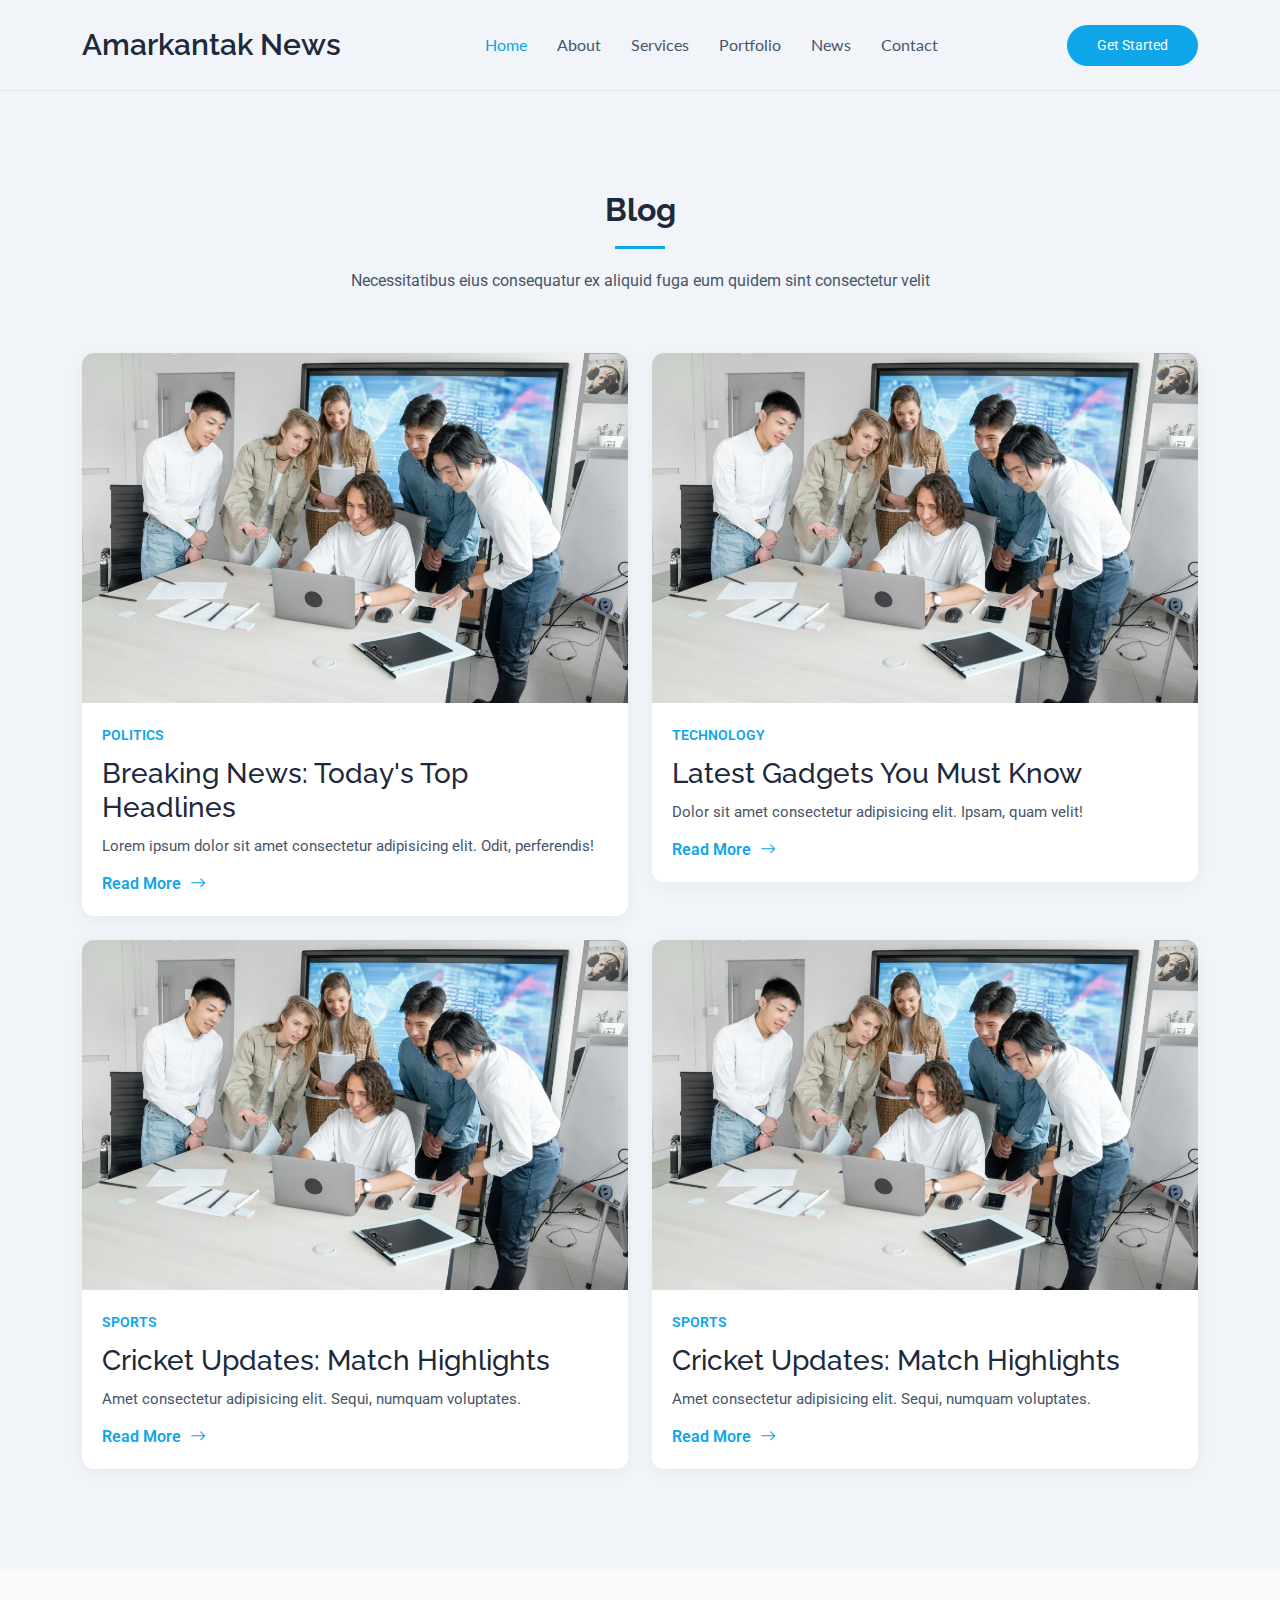
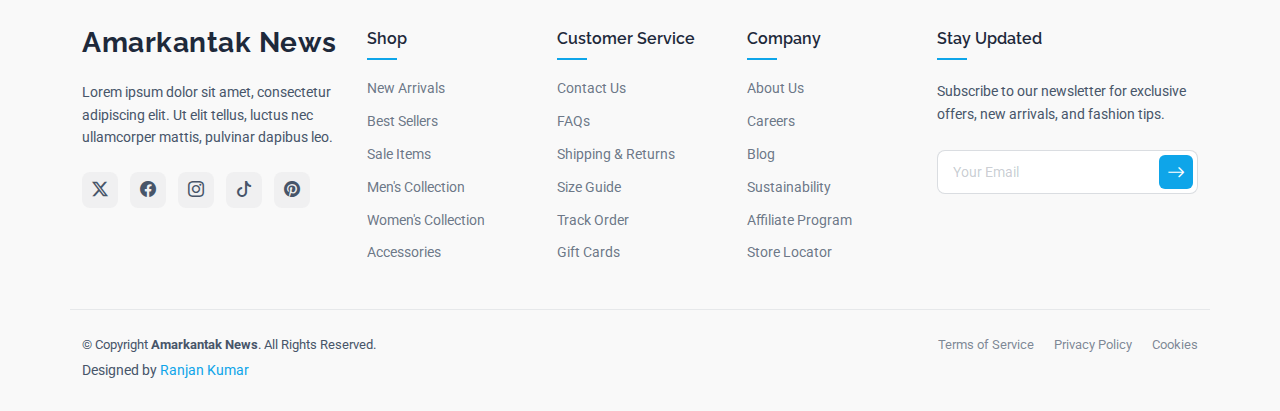
<file: blog.html>
<!DOCTYPE html>
<html lang="en">

<head>
  <meta charset="utf-8">
  <meta content="width=device-width, initial-scale=1.0" name="viewport">
  <title>Index - Amarkantak News</title>
  <meta name="description" content="Amarkantak News">
  <meta name="keywords" content="Amarkantak News">

  <!-- Favicons -->
  <link href="assets/img/favicon.png" rel="icon">
  <link href="assets/img/apple-touch-icon.png" rel="apple-touch-icon">

  <!-- Fonts -->
  <link href="https://fonts.googleapis.com" rel="preconnect">
  <link href="https://fonts.gstatic.com" rel="preconnect" crossorigin>
  <link href="https://fonts.googleapis.com/css2?family=Roboto:ital,wght@0,100;0,300;0,400;0,500;0,700;0,900;1,100;1,300;1,400;1,500;1,700;1,900&family=Lato:ital,wght@0,100;0,300;0,400;0,700;0,900;1,100;1,300;1,400;1,700;1,900&family=Raleway:ital,wght@0,100;0,200;0,300;0,400;0,500;0,600;0,700;0,800;0,900;1,100;1,200;1,300;1,400;1,500;1,600;1,700;1,800;1,900&display=swap" rel="stylesheet">

  <!-- Vendor CSS Files -->
  <link href="assets/vendor/bootstrap/css/bootstrap.min.css" rel="stylesheet">
  <link href="assets/vendor/bootstrap-icons/bootstrap-icons.css" rel="stylesheet">
  <link href="assets/vendor/aos/aos.css" rel="stylesheet">
  <link href="assets/vendor/glightbox/css/glightbox.min.css" rel="stylesheet">
  <link href="assets/vendor/swiper/swiper-bundle.min.css" rel="stylesheet">

  <!-- Main CSS File -->
  <link href="assets/css/main.css" rel="stylesheet">
</head>

<body class="index-page">

  <header id="header" class="header d-flex align-items-center sticky-top">
    <div class="container position-relative d-flex align-items-center justify-content-between">

      <a href="index.html" class="logo d-flex align-items-center me-auto me-xl-0">
        <!-- <img src="assets/img/logo.webp" alt=""> -->
        <h1 class="sitename">Amarkantak News</h1>
      </a>

      <nav id="navmenu" class="navmenu">
        <ul>
          <li><a href="index.html#hero" class="active">Home</a></li>
          <li><a href="index.html#about">About</a></li>
          <li><a href="index.html#services">Services</a></li>
          <li><a href="index.html#portfolio">Portfolio</a></li>
          <li><a href="blog.html">News</a></li>
          <!-- <li class="dropdown"><a href="#"><span>Dropdown</span> <i class="bi bi-chevron-down toggle-dropdown"></i></a>
            <ul>
              <li><a href="#">Dropdown 1</a></li>
              <li class="dropdown"><a href="#"><span>Deep Dropdown</span> <i class="bi bi-chevron-down toggle-dropdown"></i></a>
                <ul>
                  <li><a href="#">Deep Dropdown 1</a></li>
                  <li><a href="#">Deep Dropdown 2</a></li>
                  <li><a href="#">Deep Dropdown 3</a></li>
                  <li><a href="#">Deep Dropdown 4</a></li>
                  <li><a href="#">Deep Dropdown 5</a></li>
                </ul>
              </li>
              <li><a href="#">Dropdown 2</a></li>
              <li><a href="#">Dropdown 3</a></li>
              <li><a href="#">Dropdown 4</a></li>
            </ul>
          </li> -->
          <li><a href="index.html#contact">Contact</a></li>
        </ul>
        <i class="mobile-nav-toggle d-xl-none bi bi-list"></i>
      </nav>

      <a class="btn-getstarted" href="index.html#about">Get Started</a>

    </div>
  </header>

  <main class="main">

    <!-- Blog Section Start-->
    <section class="services section">

      <!-- Blog Section Title Start-->
      <div class="container section-title" data-aos="fade-up">
        <h2>Blog</h2>
        <p>Necessitatibus eius consequatur ex aliquid fuga eum quidem sint consectetur velit</p>
      </div>
      <!-- Blog Section Title End-->

      <!-- BLOG CONTENT SECTION START -->

      <div class="container" data-aos="fade-up">

  <div class="row gy-4">

    <!-- Blog Item 1 -->
    <div class="col-lg-6 col-md-6">
      <div class="blog-card">
        <div class="blog-img">
          <img src="assets/img/about/about-5.webp" alt="Blog Image">
        </div>
        <div class="blog-content">
          <span class="blog-category">Politics</span>
          <h3 class="blog-title"><a href="blog-details.html">Breaking News: Today's Top Headlines</a></h3>
          <p class="blog-desc">Lorem ipsum dolor sit amet consectetur adipisicing elit. Odit, perferendis!</p>
          <a href="blog-details.html" class="read-more">Read More <i class="bi bi-arrow-right"></i></a>
        </div>
      </div>
    </div>

    <!-- Blog Item 2 -->
    <div class="col-lg-6 col-md-6">
      <div class="blog-card">
        <div class="blog-img">
          <img src="assets/img/about/about-5.webp" alt="Blog Image">
        </div>
        <div class="blog-content">
          <span class="blog-category">Technology</span>
          <h3 class="blog-title"><a href="blog-details.html">Latest Gadgets You Must Know</a></h3>
          <p class="blog-desc">Dolor sit amet consectetur adipisicing elit. Ipsam, quam velit!</p>
          <a href="blog-details.html" class="read-more">Read More <i class="bi bi-arrow-right"></i></a>
        </div>
      </div>
    </div>

    <!-- Blog Item 3 -->
    <div class="col-lg-6 col-md-6">
      <div class="blog-card">
        <div class="blog-img">
          <img src="assets/img/about/about-5.webp" alt="Blog Image">
        </div>
        <div class="blog-content">
          <span class="blog-category">Sports</span>
          <h3 class="blog-title"><a href="blog-details.html">Cricket Updates: Match Highlights</a></h3>
          <p class="blog-desc">Amet consectetur adipisicing elit. Sequi, numquam voluptates.</p>
          <a href="blog-details.html" class="read-more">Read More <i class="bi bi-arrow-right"></i></a>
        </div>
      </div>
    </div>

    <!-- Blog Item 4 -->
    <div class="col-lg-6 col-md-6">
      <div class="blog-card">
        <div class="blog-img">
          <img src="assets/img/about/about-5.webp" alt="Blog Image">
        </div>
        <div class="blog-content">
          <span class="blog-category">Sports</span>
          <h3 class="blog-title"><a href="blog-details.html">Cricket Updates: Match Highlights</a></h3>
          <p class="blog-desc">Amet consectetur adipisicing elit. Sequi, numquam voluptates.</p>
          <a href="blog-details.html" class="read-more">Read More <i class="bi bi-arrow-right"></i></a>
        </div>
      </div>
    </div>

  </div>

</div>

      <!-- BLOG CONTENT SECTION END -->


    </section>
    <!-- Blog Section End -->

  </main>

  <footer id="footer" class="footer light-background">

    <div class="container footer-top">
      <div class="row gy-4">
        <div class="col-lg-3 col-md-6 footer-info">
          <a href="index.html" class="logo d-flex align-items-center mb-4">
            <span class="sitename">Amarkantak News</span>
          </a>
          <p>Lorem ipsum dolor sit amet, consectetur adipiscing elit. Ut elit tellus, luctus nec ullamcorper mattis, pulvinar dapibus leo.</p>

          <div class="social-links d-flex mt-4">
            <a href="#" aria-label="Twitter"><i class="bi bi-twitter-x"></i></a>
            <a href="#" aria-label="Facebook"><i class="bi bi-facebook"></i></a>
            <a href="#" aria-label="Instagram"><i class="bi bi-instagram"></i></a>
            <a href="#" aria-label="TikTok"><i class="bi bi-tiktok"></i></a>
            <a href="#" aria-label="Pinterest"><i class="bi bi-pinterest"></i></a>
          </div>
        </div>

        <div class="col-lg-2 col-md-6 footer-links">
          <h4>Shop</h4>
          <ul>
            <li><a href="category.html">New Arrivals</a></li>
            <li><a href="category.html">Best Sellers</a></li>
            <li><a href="category.html">Sale Items</a></li>
            <li><a href="category.html">Men's Collection</a></li>
            <li><a href="category.html">Women's Collection</a></li>
            <li><a href="category.html">Accessories</a></li>
          </ul>
        </div>

        <div class="col-lg-2 col-md-6 footer-links">
          <h4>Customer Service</h4>
          <ul>
            <li><a href="contact.html">Contact Us</a></li>
            <li><a href="faq.html">FAQs</a></li>
            <li><a href="shiping-info.html">Shipping &amp; Returns</a></li>
            <li><a href="#">Size Guide</a></li>
            <li><a href="account.html">Track Order</a></li>
            <li><a href="#">Gift Cards</a></li>
          </ul>
        </div>

        <div class="col-lg-2 col-md-6 footer-links">
          <h4>Company</h4>
          <ul>
            <li><a href="about.html">About Us</a></li>
            <li><a href="about.html">Careers</a></li>
            <li><a href="blog.html">Blog</a></li>
            <li><a href="about.html">Sustainability</a></li>
            <li><a href="about.html">Affiliate Program</a></li>
            <li><a href="about.html">Store Locator</a></li>
          </ul>
        </div>

        <div class="col-lg-3 col-md-6">
          <div class="footer-newsletter">
            <h4>Stay Updated</h4>
            <p>Subscribe to our newsletter for exclusive offers, new arrivals, and fashion tips.</p>
            <form action="forms/newsletter.php" method="post" class="php-email-form">
              <div class="position-relative">
                <input type="email" name="email" placeholder="Your Email" required="">
                <button type="submit" class="btn-subscribe"><i class="bi bi-arrow-right"></i></button>
              </div>
              <div class="loading">Loading</div>
              <div class="error-message"></div>
              <div class="sent-message">Your subscription request has been sent. Thank you!</div>
            </form>
          </div>
        </div>
      </div>
    </div>

    <div class="container footer-bottom">
      <div class="row gy-3">
        <div class="col-md-6 order-2 order-md-1">
          <div class="copyright">
            <p>© <span>Copyright</span> <strong class="sitename">Amarkantak News</strong>. All Rights Reserved.</p>
          </div>
          <div class="credits">Designed by <a href="#">Ranjan Kumar</a>
          </div>
        </div>
        <div class="col-md-6 order-1 order-md-2">
          <div class="legal-links">
            <a href="tos.html">Terms of Service</a>
            <a href="privacy.html">Privacy Policy</a>
            <a href="privacy.html">Cookies</a>
          </div>
        </div>
      </div>
    </div>

  </footer>

  <!-- Scroll Top -->
  <a href="#" id="scroll-top" class="scroll-top d-flex align-items-center justify-content-center"><i class="bi bi-arrow-up-short"></i></a>

  <!-- Preloader -->
  <div id="preloader"></div>

  <!-- Vendor JS Files -->
  <script src="assets/vendor/bootstrap/js/bootstrap.bundle.min.js"></script>
  <script src="assets/vendor/php-email-form/validate.js"></script>
  <script src="assets/vendor/aos/aos.js"></script>
  <script src="assets/vendor/glightbox/js/glightbox.min.js"></script>
  <script src="assets/vendor/imagesloaded/imagesloaded.pkgd.min.js"></script>
  <script src="assets/vendor/isotope-layout/isotope.pkgd.min.js"></script>
  <script src="assets/vendor/purecounter/purecounter_vanilla.js"></script>
  <script src="assets/vendor/swiper/swiper-bundle.min.js"></script>

  <!-- Main JS File -->
  <script src="assets/js/main.js"></script>

</body>

</html>
</file>
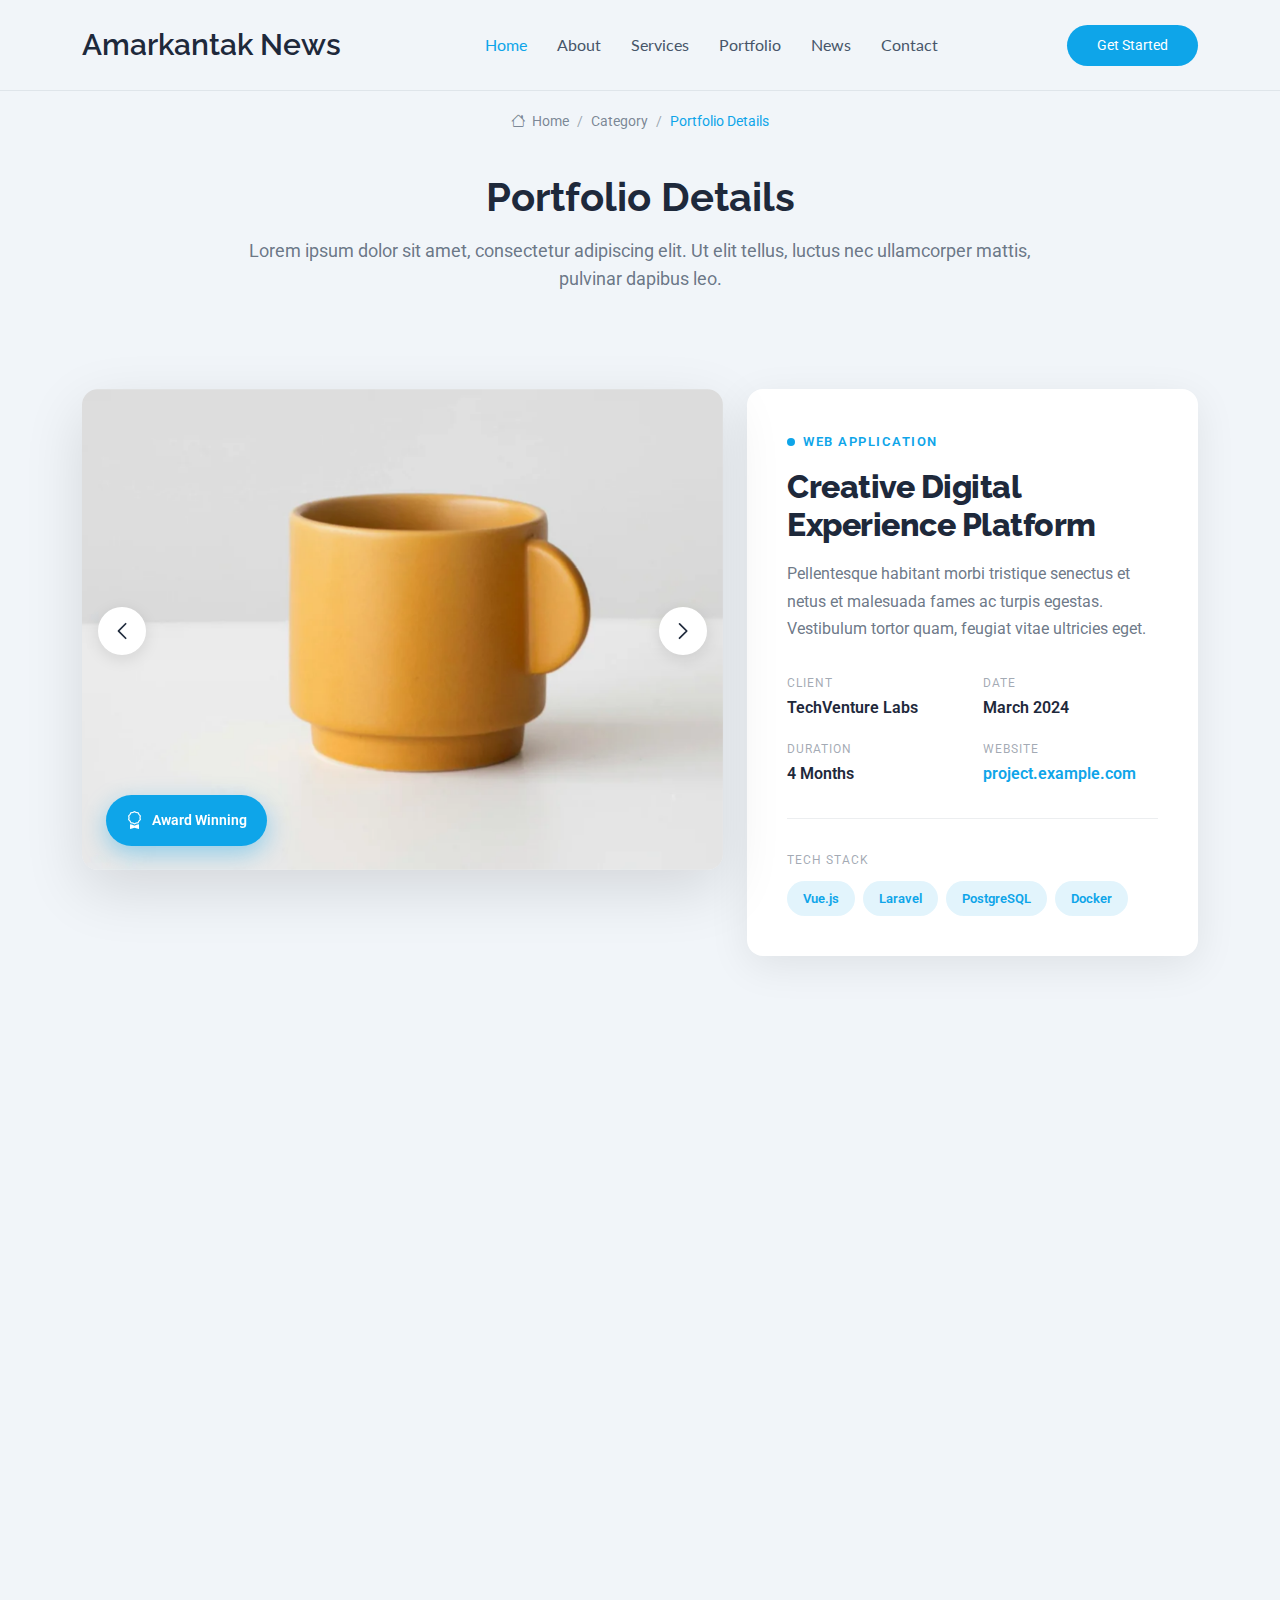
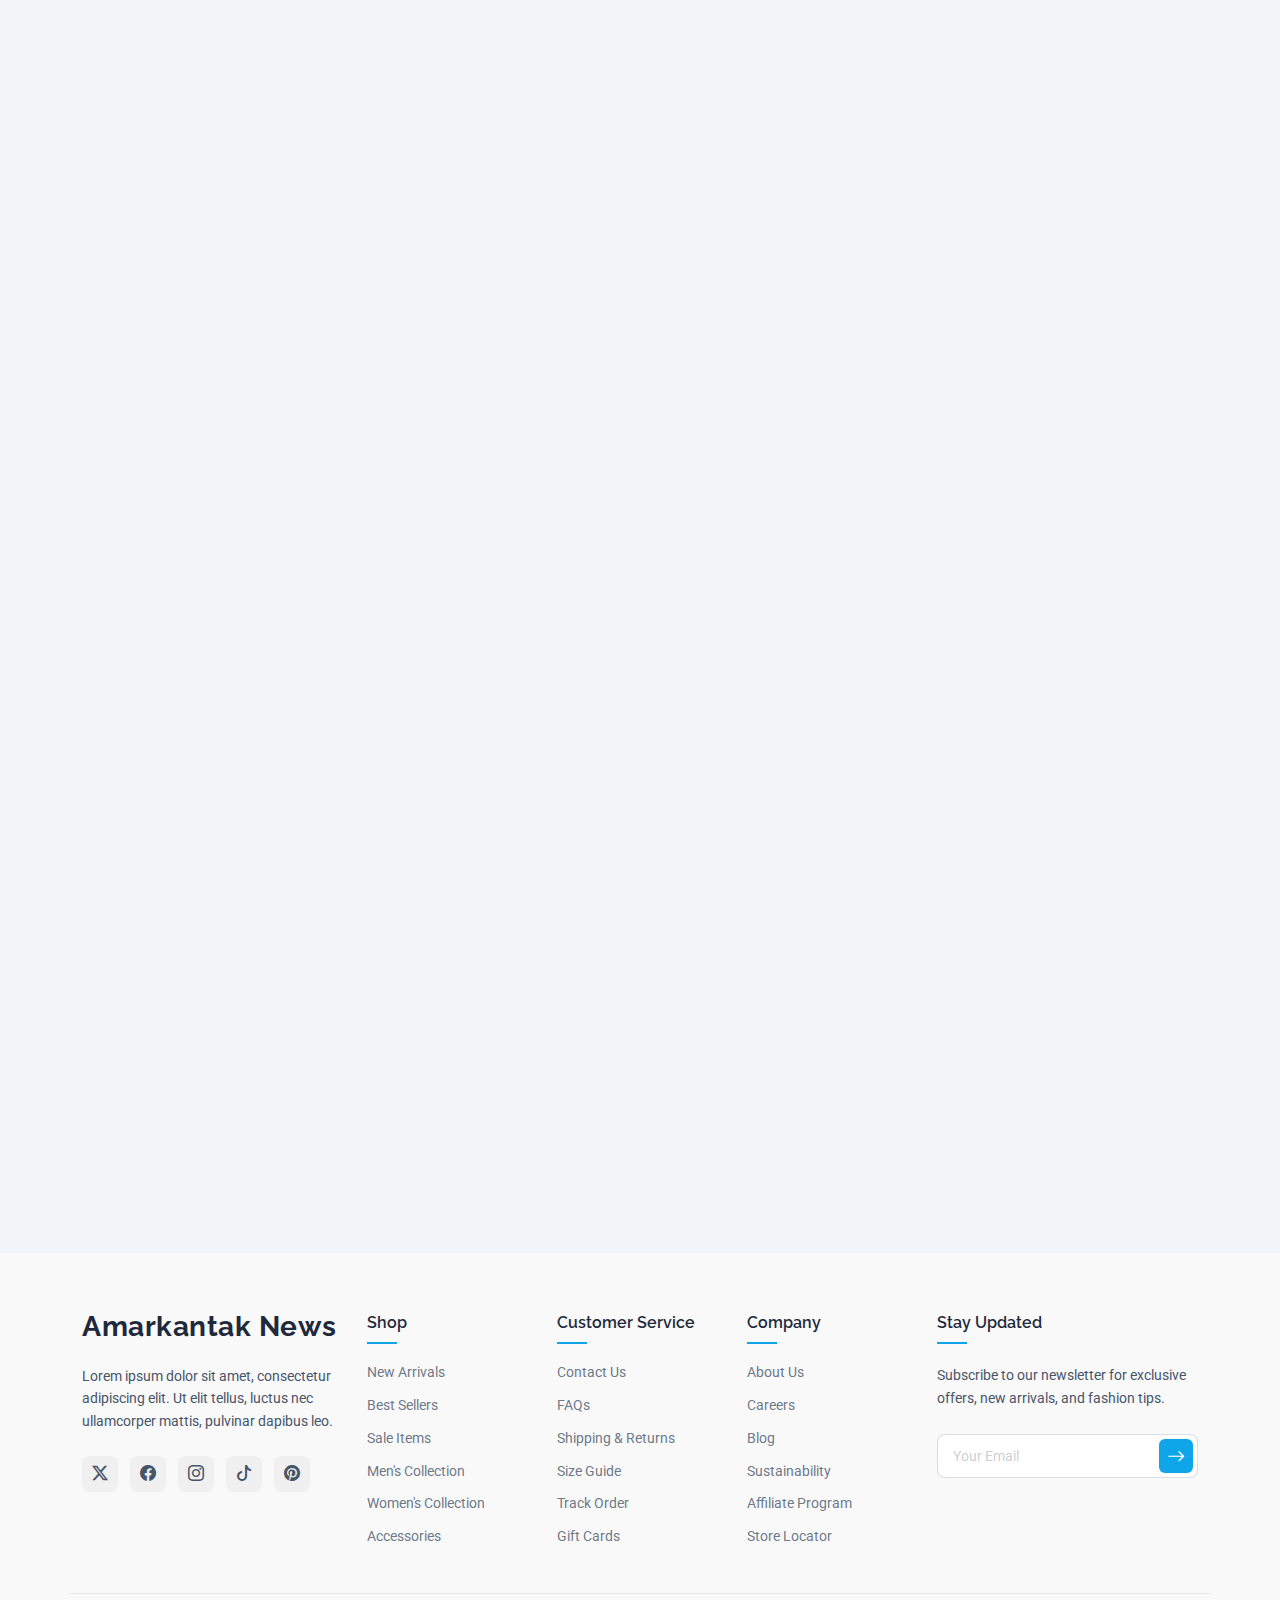
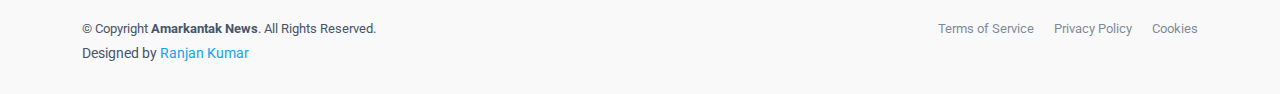
<file: portfolio-details.html>
<!DOCTYPE html>
<html lang="en">

<head>
  <meta charset="utf-8">
  <meta content="width=device-width, initial-scale=1.0" name="viewport">
  <title>Amarkantak News</title>
  <meta name="description" content="Amarkantak News">
  <meta name="keywords" content="Amarkantak News">

  <!-- Favicons -->
  <link href="assets/img/favicon.png" rel="icon">
  <link href="assets/img/apple-touch-icon.png" rel="apple-touch-icon">

  <!-- Fonts -->
  <link href="https://fonts.googleapis.com" rel="preconnect">
  <link href="https://fonts.gstatic.com" rel="preconnect" crossorigin>
  <link href="https://fonts.googleapis.com/css2?family=Roboto:ital,wght@0,100;0,300;0,400;0,500;0,700;0,900;1,100;1,300;1,400;1,500;1,700;1,900&family=Lato:ital,wght@0,100;0,300;0,400;0,700;0,900;1,100;1,300;1,400;1,700;1,900&family=Raleway:ital,wght@0,100;0,200;0,300;0,400;0,500;0,600;0,700;0,800;0,900;1,100;1,200;1,300;1,400;1,500;1,600;1,700;1,800;1,900&display=swap" rel="stylesheet">

  <!-- Vendor CSS Files -->
  <link href="assets/vendor/bootstrap/css/bootstrap.min.css" rel="stylesheet">
  <link href="assets/vendor/bootstrap-icons/bootstrap-icons.css" rel="stylesheet">
  <link href="assets/vendor/aos/aos.css" rel="stylesheet">
  <link href="assets/vendor/glightbox/css/glightbox.min.css" rel="stylesheet">
  <link href="assets/vendor/swiper/swiper-bundle.min.css" rel="stylesheet">

  <!-- Main CSS File -->
  <link href="assets/css/main.css" rel="stylesheet">
</head>

<body class="portfolio-details-page">

  <header id="header" class="header d-flex align-items-center sticky-top">
    <div class="container position-relative d-flex align-items-center justify-content-between">

      <a href="index.html" class="logo d-flex align-items-center me-auto me-xl-0">
        <!-- <img src="assets/img/logo.webp" alt=""> -->
        <h1 class="sitename">Amarkantak News</h1>
      </a>

      <nav id="navmenu" class="navmenu">
        <ul>
          <li><a href="index.html#hero" class="active">Home</a></li>
          <li><a href="index.html#about">About</a></li>
          <li><a href="index.html#services">Services</a></li>
          <li><a href="index.html#portfolio">Portfolio</a></li>
          <li><a href="blog.html">News</a></li>
          <!-- <li class="dropdown"><a href="#"><span>Dropdown</span> <i class="bi bi-chevron-down toggle-dropdown"></i></a>
            <ul>
              <li><a href="#">Dropdown 1</a></li>
              <li class="dropdown"><a href="#"><span>Deep Dropdown</span> <i class="bi bi-chevron-down toggle-dropdown"></i></a>
                <ul>
                  <li><a href="#">Deep Dropdown 1</a></li>
                  <li><a href="#">Deep Dropdown 2</a></li>
                  <li><a href="#">Deep Dropdown 3</a></li>
                  <li><a href="#">Deep Dropdown 4</a></li>
                  <li><a href="#">Deep Dropdown 5</a></li>
                </ul>
              </li>
              <li><a href="#">Dropdown 2</a></li>
              <li><a href="#">Dropdown 3</a></li>
              <li><a href="#">Dropdown 4</a></li>
            </ul>
          </li> -->
          <li><a href="index.html#contact">Contact</a></li>
        </ul>
        <i class="mobile-nav-toggle d-xl-none bi bi-list"></i>
      </nav>

      <a class="btn-getstarted" href="index.html#about">Get Started</a>

    </div>
  </header>

  <main class="main">

    <!-- Page Title -->
    <div class="page-title">
      <div class="breadcrumbs">
        <nav aria-label="breadcrumb">
          <ol class="breadcrumb">
            <li class="breadcrumb-item"><a href="#"><i class="bi bi-house"></i> Home</a></li>
            <li class="breadcrumb-item"><a href="#">Category</a></li>
            <li class="breadcrumb-item active current">Portfolio Details</li>
          </ol>
        </nav>
      </div>

      <div class="title-wrapper">
        <h1>Portfolio Details</h1>
        <p>Lorem ipsum dolor sit amet, consectetur adipiscing elit. Ut elit tellus, luctus nec ullamcorper mattis, pulvinar dapibus leo.</p>
      </div>
    </div><!-- End Page Title -->

    <!-- Portfolio Details Section -->
    <section id="portfolio-details" class="portfolio-details section">

      <div class="container" data-aos="fade-up" data-aos-delay="100">

        <div class="row gy-5">
          <div class="col-lg-7" data-aos="fade-right" data-aos-delay="100">
            <div class="hero-image-wrapper">
              <div class="portfolio-slider swiper init-swiper">
                <script type="application/json" class="swiper-config">
                  {
                    "loop": true,
                    "speed": 700,
                    "autoplay": {
                      "delay": 4500
                    },
                    "effect": "slide",
                    "slidesPerView": 1,
                    "navigation": {
                      "nextEl": ".swiper-button-next",
                      "prevEl": ".swiper-button-prev"
                    }
                  }
                </script>
                <div class="swiper-wrapper">
                  <div class="swiper-slide">
                    <img src="assets/img/portfolio/portfolio-5.webp" alt="Project Showcase" class="img-fluid">
                  </div>
                  <div class="swiper-slide">
                    <img src="assets/img/portfolio/portfolio-7.webp" alt="Project Showcase" class="img-fluid">
                  </div>
                  <div class="swiper-slide">
                    <img src="assets/img/portfolio/portfolio-8.webp" alt="Project Showcase" class="img-fluid">
                  </div>
                </div>
                <div class="swiper-button-prev"></div>
                <div class="swiper-button-next"></div>
              </div>
              <div class="floating-badge">
                <i class="bi bi-award"></i>
                <span>Award Winning</span>
              </div>
            </div>
          </div><!-- End Image Column -->

          <div class="col-lg-5" data-aos="fade-left" data-aos-delay="200">
            <div class="project-info-card">
              <div class="project-category">
                <span class="dot"></span>
                <span>Web Application</span>
              </div>
              <h1 class="project-title">Creative Digital Experience Platform</h1>
              <p class="project-excerpt">Pellentesque habitant morbi tristique senectus et netus et malesuada fames ac turpis egestas. Vestibulum tortor quam, feugiat vitae ultricies eget.</p>

              <div class="meta-grid">
                <div class="meta-item">
                  <span class="meta-label">Client</span>
                  <span class="meta-value">TechVenture Labs</span>
                </div>
                <div class="meta-item">
                  <span class="meta-label">Date</span>
                  <span class="meta-value">March 2024</span>
                </div>
                <div class="meta-item">
                  <span class="meta-label">Duration</span>
                  <span class="meta-value">4 Months</span>
                </div>
                <div class="meta-item">
                  <span class="meta-label">Website</span>
                  <a href="#" class="meta-value meta-link">project.example.com</a>
                </div>
              </div>

              <div class="tech-stack">
                <span class="tech-label">Tech Stack</span>
                <div class="tech-icons">
                  <span class="tech-badge">Vue.js</span>
                  <span class="tech-badge">Laravel</span>
                  <span class="tech-badge">PostgreSQL</span>
                  <span class="tech-badge">Docker</span>
                </div>
              </div>
            </div>
          </div><!-- End Info Column -->
        </div>

        <div class="stats-ribbon" data-aos="fade-up" data-aos-delay="300">
          <div class="stat-box">
            <span class="stat-number">25k+</span>
            <span class="stat-text">Monthly Users</span>
          </div>
          <div class="stat-box">
            <span class="stat-number">99.9%</span>
            <span class="stat-text">Uptime</span>
          </div>
          <div class="stat-box">
            <span class="stat-number">12</span>
            <span class="stat-text">Team Members</span>
          </div>
          <div class="stat-box">
            <span class="stat-number">4.9</span>
            <span class="stat-text">Client Rating</span>
          </div>
        </div>

        <div class="content-sections">
          <div class="row gy-5">
            <div class="col-lg-8" data-aos="fade-up" data-aos-delay="100">
              <div class="content-block">
                <div class="block-header">
                  <span class="block-icon"><i class="bi bi-file-text"></i></span>
                  <h3>Project Overview</h3>
                </div>
                <p class="lead-text">Curabitur aliquet quam id dui posuere blandit. Nulla porttitor accumsan tincidunt. Praesent sapien massa, convallis a pellentesque nec, egestas non nisi.</p>
                <p>Sed porttitor lectus nibh. Cras ultricies ligula sed magna dictum porta. Vivamus suscipit tortor eget felis porttitor volutpat. Curabitur non nulla sit amet nisl tempus convallis quis ac lectus. Proin eget tortor risus. Curabitur aliquet quam id dui posuere blandit.</p>
                <p>Mauris blandit aliquet elit, eget tincidunt nibh pulvinar a. Vestibulum ac diam sit amet quam vehicula elementum sed sit amet dui. Curabitur arcu erat, accumsan id imperdiet et, porttitor at sem.</p>
              </div>

              <div class="challenge-solution" data-aos="fade-up" data-aos-delay="200">
                <div class="row g-4">
                  <div class="col-md-6">
                    <div class="cs-card challenge">
                      <div class="cs-icon">
                        <i class="bi bi-puzzle"></i>
                      </div>
                      <h4>The Challenge</h4>
                      <p>Vestibulum ante ipsum primis in faucibus orci luctus et ultrices posuere cubilia curae. Donec velit neque, auctor sit amet aliquam vel.</p>
                    </div>
                  </div>
                  <div class="col-md-6">
                    <div class="cs-card solution">
                      <div class="cs-icon">
                        <i class="bi bi-check2-circle"></i>
                      </div>
                      <h4>Our Solution</h4>
                      <p>Nulla quis lorem ut libero malesuada feugiat. Proin eget tortor risus. Cras ultricies ligula sed magna dictum porta mauris.</p>
                    </div>
                  </div>
                </div>
              </div>
            </div><!-- End Main Content Column -->

            <div class="col-lg-4" data-aos="fade-up" data-aos-delay="200">
              <div class="features-sidebar">
                <h3 class="sidebar-title">Key Features</h3>
                <div class="feature-list">
                  <div class="feature-item">
                    <div class="feature-icon">
                      <i class="bi bi-shield-lock"></i>
                    </div>
                    <div class="feature-content">
                      <h5>Advanced Security</h5>
                      <p>Multi-layer protection system</p>
                    </div>
                  </div>
                  <div class="feature-item">
                    <div class="feature-icon">
                      <i class="bi bi-speedometer2"></i>
                    </div>
                    <div class="feature-content">
                      <h5>High Performance</h5>
                      <p>Optimized for speed</p>
                    </div>
                  </div>
                  <div class="feature-item">
                    <div class="feature-icon">
                      <i class="bi bi-phone"></i>
                    </div>
                    <div class="feature-content">
                      <h5>Mobile Responsive</h5>
                      <p>Works on all devices</p>
                    </div>
                  </div>
                  <div class="feature-item">
                    <div class="feature-icon">
                      <i class="bi bi-cloud-arrow-up"></i>
                    </div>
                    <div class="feature-content">
                      <h5>Cloud Integration</h5>
                      <p>Seamless cloud sync</p>
                    </div>
                  </div>
                </div>
              </div>
            </div><!-- End Sidebar Column -->
          </div>
        </div>

        <div class="gallery-section" data-aos="fade-up" data-aos-delay="100">
          <div class="gallery-header">
            <span class="section-label"><i class="bi bi-images"></i> Gallery</span>
            <h3>Project Screenshots</h3>
          </div>
          <div class="row g-4">
            <div class="col-md-6">
              <div class="gallery-card large">
                <a href="assets/img/portfolio/portfolio-11.webp" class="glightbox">
                  <img src="assets/img/portfolio/portfolio-11.webp" alt="Project Screenshot" class="img-fluid" loading="lazy">
                  <div class="gallery-overlay">
                    <i class="bi bi-zoom-in"></i>
                  </div>
                </a>
              </div>
            </div>
            <div class="col-md-6">
              <div class="row g-4">
                <div class="col-12">
                  <div class="gallery-card">
                    <a href="assets/img/portfolio/portfolio-12.webp" class="glightbox">
                      <img src="assets/img/portfolio/portfolio-12.webp" alt="Project Screenshot" class="img-fluid" loading="lazy">
                      <div class="gallery-overlay">
                        <i class="bi bi-zoom-in"></i>
                      </div>
                    </a>
                  </div>
                </div>
                <div class="col-6">
                  <div class="gallery-card">
                    <a href="assets/img/portfolio/portfolio-2.webp" class="glightbox">
                      <img src="assets/img/portfolio/portfolio-2.webp" alt="Project Screenshot" class="img-fluid" loading="lazy">
                      <div class="gallery-overlay">
                        <i class="bi bi-zoom-in"></i>
                      </div>
                    </a>
                  </div>
                </div>
                <div class="col-6">
                  <div class="gallery-card">
                    <a href="assets/img/portfolio/portfolio-3.webp" class="glightbox">
                      <img src="assets/img/portfolio/portfolio-3.webp" alt="Project Screenshot" class="img-fluid" loading="lazy">
                      <div class="gallery-overlay">
                        <i class="bi bi-zoom-in"></i>
                      </div>
                    </a>
                  </div>
                </div>
              </div>
            </div>
          </div>
        </div>

        <div class="navigation-bar" data-aos="fade-up" data-aos-delay="100">
          <a href="#" class="nav-link prev">
            <span class="nav-icon"><i class="bi bi-arrow-left-short"></i></span>
            <span class="nav-text">Previous Work</span>
          </a>
          <a href="#" class="nav-link center">
            <span class="nav-icon"><i class="bi bi-grid-3x3-gap"></i></span>
            <span class="nav-text">View All</span>
          </a>
          <a href="#" class="nav-link next">
            <span class="nav-text">Next Work</span>
            <span class="nav-icon"><i class="bi bi-arrow-right-short"></i></span>
          </a>
        </div>

      </div>

    </section><!-- /Portfolio Details Section -->

  </main>

  <footer id="footer" class="footer light-background">

    <div class="container footer-top">
      <div class="row gy-4">
        <div class="col-lg-3 col-md-6 footer-info">
          <a href="index.html" class="logo d-flex align-items-center mb-4">
            <span class="sitename">Amarkantak News</span>
          </a>
          <p>Lorem ipsum dolor sit amet, consectetur adipiscing elit. Ut elit tellus, luctus nec ullamcorper mattis, pulvinar dapibus leo.</p>

          <div class="social-links d-flex mt-4">
            <a href="#" aria-label="Twitter"><i class="bi bi-twitter-x"></i></a>
            <a href="#" aria-label="Facebook"><i class="bi bi-facebook"></i></a>
            <a href="#" aria-label="Instagram"><i class="bi bi-instagram"></i></a>
            <a href="#" aria-label="TikTok"><i class="bi bi-tiktok"></i></a>
            <a href="#" aria-label="Pinterest"><i class="bi bi-pinterest"></i></a>
          </div>
        </div>

        <div class="col-lg-2 col-md-6 footer-links">
          <h4>Shop</h4>
          <ul>
            <li><a href="category.html">New Arrivals</a></li>
            <li><a href="category.html">Best Sellers</a></li>
            <li><a href="category.html">Sale Items</a></li>
            <li><a href="category.html">Men's Collection</a></li>
            <li><a href="category.html">Women's Collection</a></li>
            <li><a href="category.html">Accessories</a></li>
          </ul>
        </div>

        <div class="col-lg-2 col-md-6 footer-links">
          <h4>Customer Service</h4>
          <ul>
            <li><a href="contact.html">Contact Us</a></li>
            <li><a href="faq.html">FAQs</a></li>
            <li><a href="shiping-info.html">Shipping &amp; Returns</a></li>
            <li><a href="#">Size Guide</a></li>
            <li><a href="account.html">Track Order</a></li>
            <li><a href="#">Gift Cards</a></li>
          </ul>
        </div>

        <div class="col-lg-2 col-md-6 footer-links">
          <h4>Company</h4>
          <ul>
            <li><a href="about.html">About Us</a></li>
            <li><a href="about.html">Careers</a></li>
            <li><a href="blog.html">Blog</a></li>
            <li><a href="about.html">Sustainability</a></li>
            <li><a href="about.html">Affiliate Program</a></li>
            <li><a href="about.html">Store Locator</a></li>
          </ul>
        </div>

        <div class="col-lg-3 col-md-6">
          <div class="footer-newsletter">
            <h4>Stay Updated</h4>
            <p>Subscribe to our newsletter for exclusive offers, new arrivals, and fashion tips.</p>
            <form action="forms/newsletter.php" method="post" class="php-email-form">
              <div class="position-relative">
                <input type="email" name="email" placeholder="Your Email" required="">
                <button type="submit" class="btn-subscribe"><i class="bi bi-arrow-right"></i></button>
              </div>
              <div class="loading">Loading</div>
              <div class="error-message"></div>
              <div class="sent-message">Your subscription request has been sent. Thank you!</div>
            </form>
          </div>
        </div>
      </div>
    </div>

    <div class="container footer-bottom">
      <div class="row gy-3">
        <div class="col-md-6 order-2 order-md-1">
          <div class="copyright">
            <p>© <span>Copyright</span> <strong class="sitename">Amarkantak News</strong>. All Rights Reserved.</p>
          </div>
          <div class="credits">Designed by <a href="#">Ranjan Kumar</a>
          </div>
        </div>
        <div class="col-md-6 order-1 order-md-2">
          <div class="legal-links">
            <a href="tos.html">Terms of Service</a>
            <a href="privacy.html">Privacy Policy</a>
            <a href="privacy.html">Cookies</a>
          </div>
        </div>
      </div>
    </div>

  </footer>

  <!-- Scroll Top -->
  <a href="#" id="scroll-top" class="scroll-top d-flex align-items-center justify-content-center"><i class="bi bi-arrow-up-short"></i></a>

  <!-- Preloader -->
  <div id="preloader"></div>

  <!-- Vendor JS Files -->
  <script src="assets/vendor/bootstrap/js/bootstrap.bundle.min.js"></script>
  <script src="assets/vendor/php-email-form/validate.js"></script>
  <script src="assets/vendor/aos/aos.js"></script>
  <script src="assets/vendor/glightbox/js/glightbox.min.js"></script>
  <script src="assets/vendor/imagesloaded/imagesloaded.pkgd.min.js"></script>
  <script src="assets/vendor/isotope-layout/isotope.pkgd.min.js"></script>
  <script src="assets/vendor/purecounter/purecounter_vanilla.js"></script>
  <script src="assets/vendor/swiper/swiper-bundle.min.js"></script>

  <!-- Main JS File -->
  <script src="assets/js/main.js"></script>

</body>

</html>
</file>
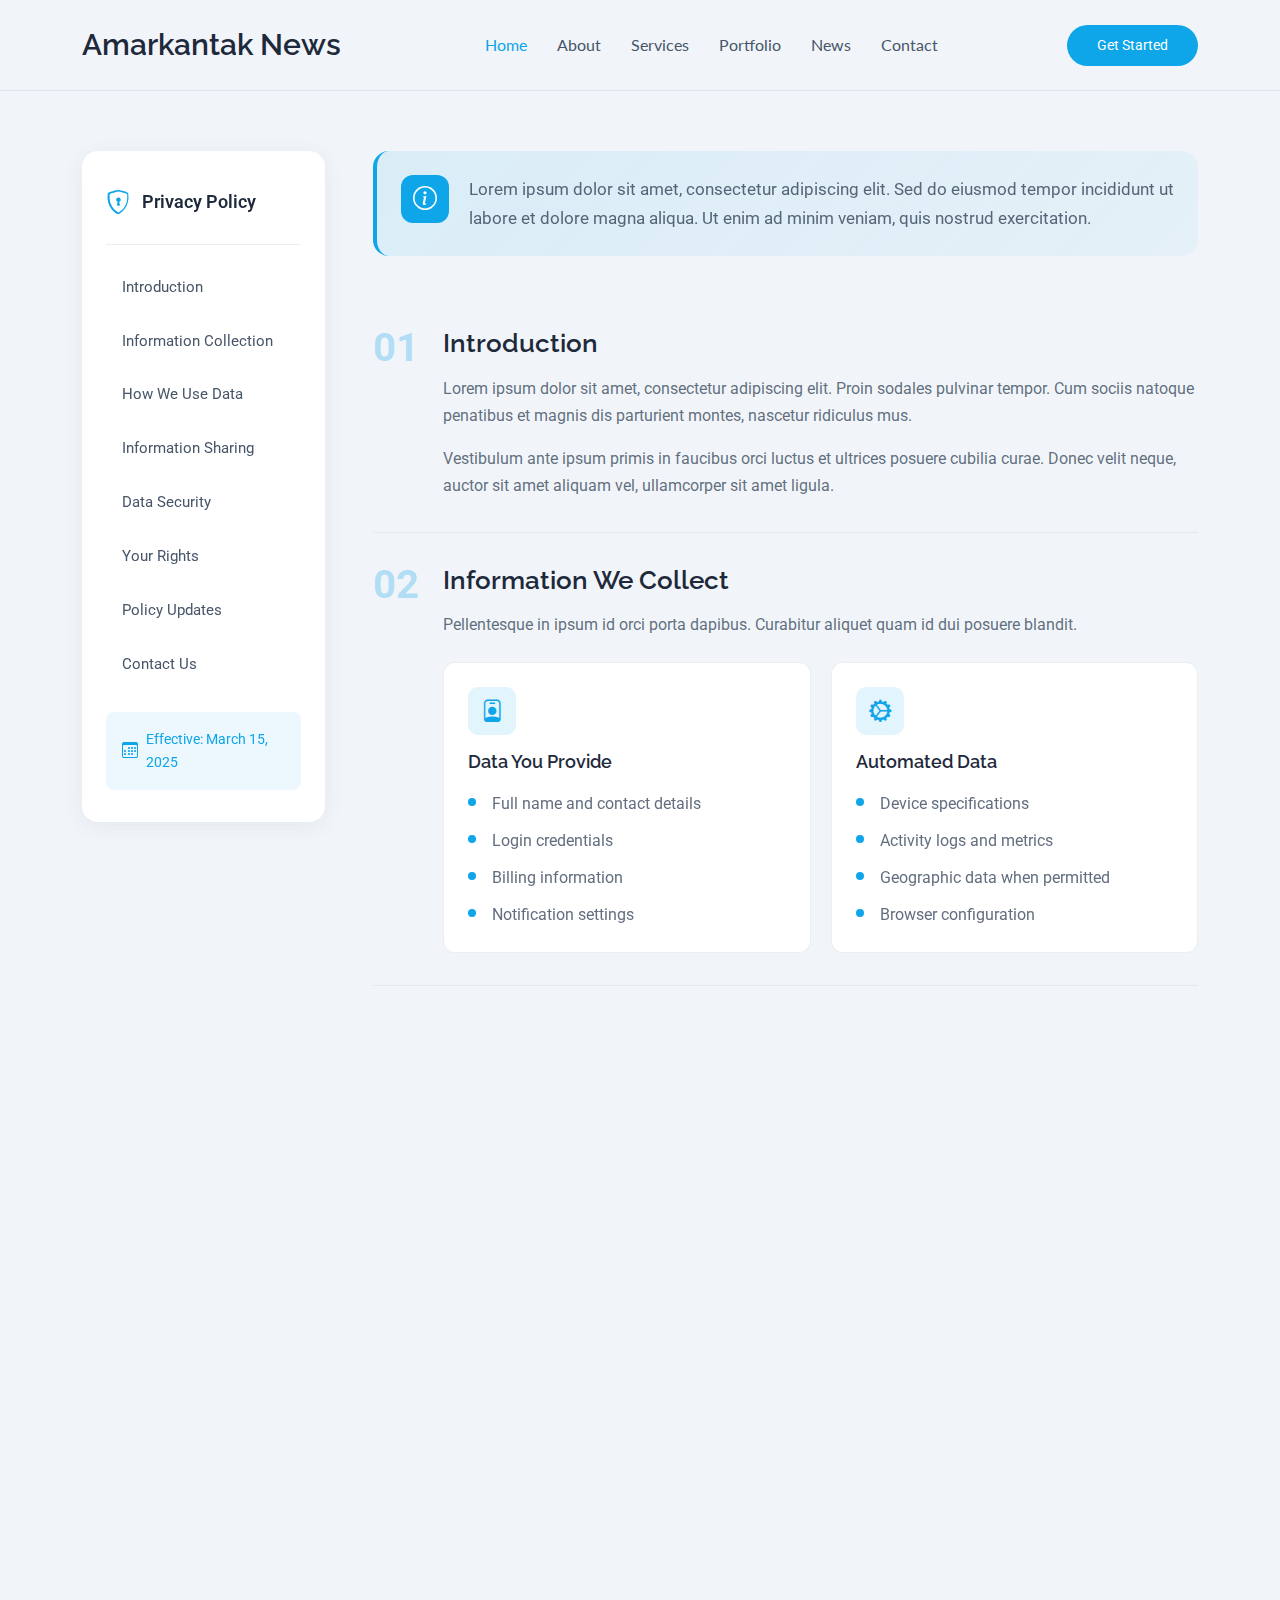
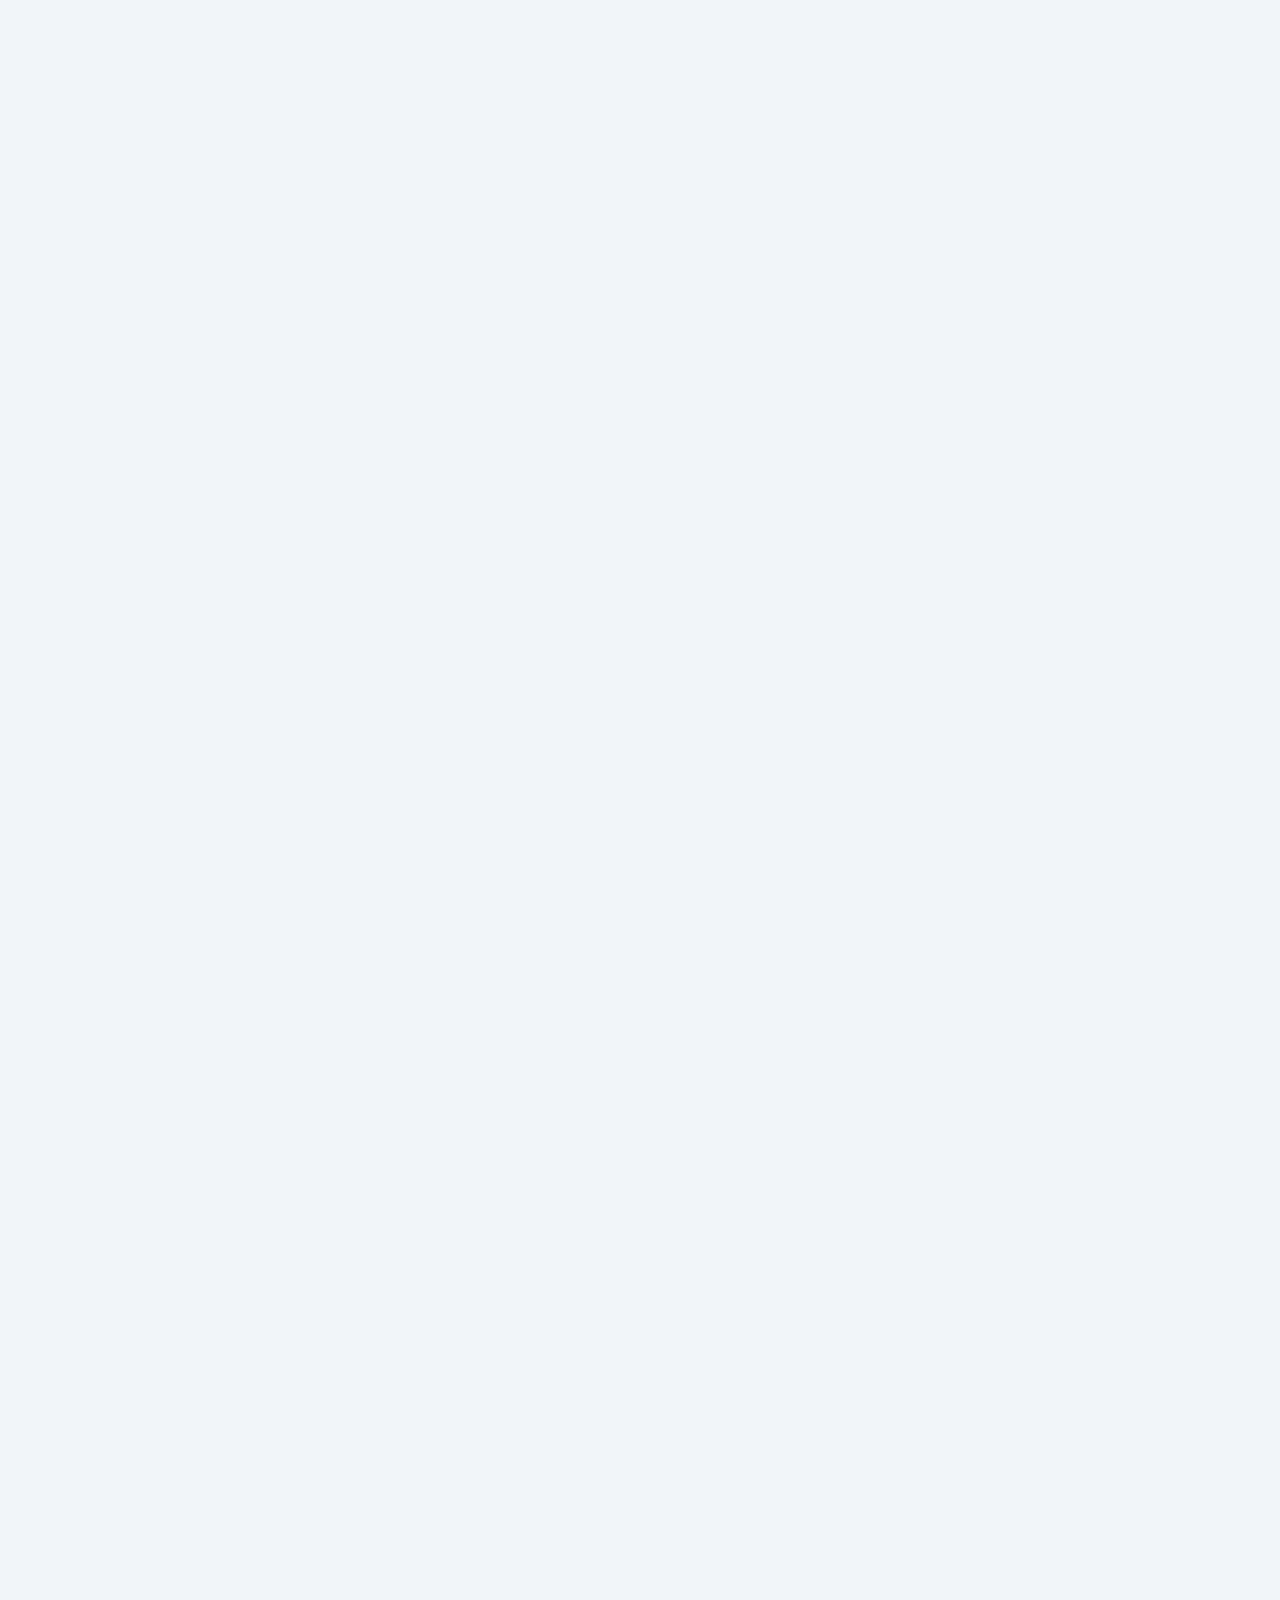
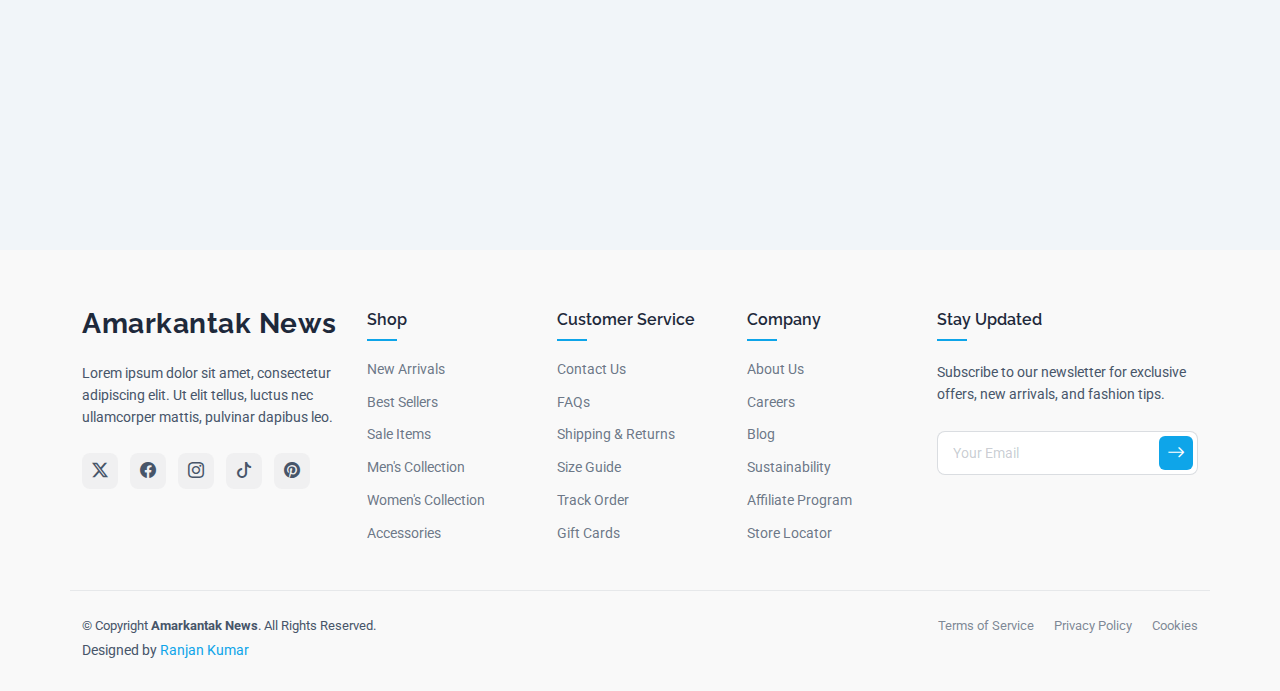
<file: privacy.html>
<!DOCTYPE html>
<html lang="en">

<head>
  <meta charset="utf-8">
  <meta content="width=device-width, initial-scale=1.0" name="viewport">
  <title>Privacy - Amarkantak News</title>
  <meta name="description" content="">
  <meta name="keywords" content="">

  <!-- Favicons -->
  <link href="assets/img/favicon.png" rel="icon">
  <link href="assets/img/apple-touch-icon.png" rel="apple-touch-icon">

  <!-- Fonts -->
  <link href="https://fonts.googleapis.com" rel="preconnect">
  <link href="https://fonts.gstatic.com" rel="preconnect" crossorigin>
  <link href="https://fonts.googleapis.com/css2?family=Roboto:ital,wght@0,100;0,300;0,400;0,500;0,700;0,900;1,100;1,300;1,400;1,500;1,700;1,900&family=Lato:ital,wght@0,100;0,300;0,400;0,700;0,900;1,100;1,300;1,400;1,700;1,900&family=Raleway:ital,wght@0,100;0,200;0,300;0,400;0,500;0,600;0,700;0,800;0,900;1,100;1,200;1,300;1,400;1,500;1,600;1,700;1,800;1,900&display=swap" rel="stylesheet">

  <!-- Vendor CSS Files -->
  <link href="assets/vendor/bootstrap/css/bootstrap.min.css" rel="stylesheet">
  <link href="assets/vendor/bootstrap-icons/bootstrap-icons.css" rel="stylesheet">
  <link href="assets/vendor/aos/aos.css" rel="stylesheet">
  <link href="assets/vendor/glightbox/css/glightbox.min.css" rel="stylesheet">
  <link href="assets/vendor/swiper/swiper-bundle.min.css" rel="stylesheet">

  <!-- Main CSS File -->
  <link href="assets/css/main.css" rel="stylesheet">
</head>

<body class="privacy-page">

  <header id="header" class="header d-flex align-items-center sticky-top">
    <div class="container position-relative d-flex align-items-center justify-content-between">

      <a href="index.html" class="logo d-flex align-items-center me-auto me-xl-0">
        <!-- <img src="assets/img/logo.webp" alt=""> -->
        <h1 class="sitename">Amarkantak News</h1>
      </a>

      <nav id="navmenu" class="navmenu">
        <ul>
          <li><a href="index.html#hero" class="active">Home</a></li>
          <li><a href="index.html#about">About</a></li>
          <li><a href="index.html#services">Services</a></li>
          <li><a href="index.html#portfolio">Portfolio</a></li>
          <li><a href="blog.html">News</a></li>
          <!-- <li class="dropdown"><a href="#"><span>Dropdown</span> <i class="bi bi-chevron-down toggle-dropdown"></i></a>
            <ul>
              <li><a href="#">Dropdown 1</a></li>
              <li class="dropdown"><a href="#"><span>Deep Dropdown</span> <i class="bi bi-chevron-down toggle-dropdown"></i></a>
                <ul>
                  <li><a href="#">Deep Dropdown 1</a></li>
                  <li><a href="#">Deep Dropdown 2</a></li>
                  <li><a href="#">Deep Dropdown 3</a></li>
                  <li><a href="#">Deep Dropdown 4</a></li>
                  <li><a href="#">Deep Dropdown 5</a></li>
                </ul>
              </li>
              <li><a href="#">Dropdown 2</a></li>
              <li><a href="#">Dropdown 3</a></li>
              <li><a href="#">Dropdown 4</a></li>
            </ul>
          </li> -->
          <li><a href="index.html#contact">Contact</a></li>
        </ul>
        <i class="mobile-nav-toggle d-xl-none bi bi-list"></i>
      </nav>

      <a class="btn-getstarted" href="index.html#about">Get Started</a>

    </div>
  </header>

  <main class="main">

    <!-- Privacy Section -->
    <section id="privacy" class="privacy section">

      <div class="container" data-aos="fade-up">

        <div class="row g-5">

          <!-- Sidebar Navigation -->
          <div class="col-lg-3" data-aos="fade-right" data-aos-delay="100">
            <div class="sidebar-nav">
              <div class="nav-header">
                <i class="bi bi-shield-lock"></i>
                <span>Privacy Policy</span>
              </div>
              <ul class="nav-links">
                <li><a href="#intro">Introduction</a></li>
                <li><a href="#collection">Information Collection</a></li>
                <li><a href="#usage">How We Use Data</a></li>
                <li><a href="#sharing">Information Sharing</a></li>
                <li><a href="#security">Data Security</a></li>
                <li><a href="#rights">Your Rights</a></li>
                <li><a href="#updates">Policy Updates</a></li>
                <li><a href="#contact">Contact Us</a></li>
              </ul>
              <div class="effective-date">
                <i class="bi bi-calendar3"></i>
                <span>Effective: March 15, 2025</span>
              </div>
            </div>
          </div><!-- End Sidebar Navigation -->

          <!-- Main Content -->
          <div class="col-lg-9" data-aos="fade-left" data-aos-delay="200">

            <div class="policy-intro-card" data-aos="zoom-in" data-aos-delay="250">
              <div class="intro-icon">
                <i class="bi bi-info-circle"></i>
              </div>
              <p>Lorem ipsum dolor sit amet, consectetur adipiscing elit. Sed do eiusmod tempor incididunt ut labore et dolore magna aliqua. Ut enim ad minim veniam, quis nostrud exercitation.</p>
            </div>

            <div class="policy-section" id="intro" data-aos="fade-up" data-aos-delay="100">
              <div class="section-number">01</div>
              <div class="section-content">
                <h2>Introduction</h2>
                <p>Lorem ipsum dolor sit amet, consectetur adipiscing elit. Proin sodales pulvinar tempor. Cum sociis natoque penatibus et magnis dis parturient montes, nascetur ridiculus mus.</p>
                <p>Vestibulum ante ipsum primis in faucibus orci luctus et ultrices posuere cubilia curae. Donec velit neque, auctor sit amet aliquam vel, ullamcorper sit amet ligula.</p>
              </div>
            </div><!-- End Policy Section -->

            <div class="policy-section" id="collection" data-aos="fade-up" data-aos-delay="150">
              <div class="section-number">02</div>
              <div class="section-content">
                <h2>Information We Collect</h2>
                <p>Pellentesque in ipsum id orci porta dapibus. Curabitur aliquet quam id dui posuere blandit.</p>

                <div class="info-cards">
                  <div class="info-card">
                    <div class="card-icon">
                      <i class="bi bi-person-badge"></i>
                    </div>
                    <h4>Data You Provide</h4>
                    <ul>
                      <li>Full name and contact details</li>
                      <li>Login credentials</li>
                      <li>Billing information</li>
                      <li>Notification settings</li>
                    </ul>
                  </div>
                  <div class="info-card">
                    <div class="card-icon">
                      <i class="bi bi-gear-wide-connected"></i>
                    </div>
                    <h4>Automated Data</h4>
                    <ul>
                      <li>Device specifications</li>
                      <li>Activity logs and metrics</li>
                      <li>Geographic data when permitted</li>
                      <li>Browser configuration</li>
                    </ul>
                  </div>
                </div>
              </div>
            </div><!-- End Policy Section -->

            <div class="policy-section" id="usage" data-aos="fade-up" data-aos-delay="200">
              <div class="section-number">03</div>
              <div class="section-content">
                <h2>How We Use Your Information</h2>
                <p>Donec sollicitudin molestie malesuada. Curabitur non nulla sit amet nisl tempus convallis quis ac lectus.</p>
                <div class="usage-grid">
                  <div class="usage-item">
                    <i class="bi bi-stars"></i>
                    <span>Deliver personalized experiences</span>
                  </div>
                  <div class="usage-item">
                    <i class="bi bi-credit-card"></i>
                    <span>Handle transactions and billing</span>
                  </div>
                  <div class="usage-item">
                    <i class="bi bi-bell"></i>
                    <span>Send service notifications</span>
                  </div>
                  <div class="usage-item">
                    <i class="bi bi-shield-check"></i>
                    <span>Ensure security and verification</span>
                  </div>
                  <div class="usage-item">
                    <i class="bi bi-graph-up-arrow"></i>
                    <span>Improve platform performance</span>
                  </div>
                  <div class="usage-item">
                    <i class="bi bi-headset"></i>
                    <span>Provide customer support</span>
                  </div>
                </div>
              </div>
            </div><!-- End Policy Section -->

            <div class="policy-section" id="sharing" data-aos="fade-up" data-aos-delay="250">
              <div class="section-number">04</div>
              <div class="section-content">
                <h2>Information Sharing and Disclosure</h2>
                <p>Praesent sapien massa, convallis a pellentesque nec, egestas non nisi. Curabitur arcu erat, accumsan id imperdiet et.</p>

                <div class="sharing-block">
                  <h4><i class="bi bi-hand-thumbs-up"></i> With Your Permission</h4>
                  <p>Nulla quis lorem ut libero malesuada feugiat. Vestibulum ac diam sit amet quam vehicula elementum sed sit amet dui.</p>
                </div>

                <div class="sharing-block">
                  <h4><i class="bi bi-bank"></i> For Legal Compliance</h4>
                  <p>Mauris blandit aliquet elit, eget tincidunt nibh pulvinar a. Nulla porttitor accumsan tincidunt.</p>
                  <ul>
                    <li>Comply with applicable regulations and legal requirements</li>
                    <li>Enforce our service agreements</li>
                    <li>Address security threats and fraudulent activity</li>
                    <li>Safeguard user rights and property</li>
                  </ul>
                </div>
              </div>
            </div><!-- End Policy Section -->

            <div class="policy-section" id="security" data-aos="fade-up" data-aos-delay="300">
              <div class="section-number">05</div>
              <div class="section-content">
                <h2>Data Security</h2>
                <p>Cras ultricies ligula sed magna dictum porta. Proin eget tortor risus. Vivamus magna justo, lacinia eget consectetur sed.</p>
                <div class="security-features">
                  <div class="security-item">
                    <div class="security-icon">
                      <i class="bi bi-lock"></i>
                    </div>
                    <div class="security-text">
                      <h5>SSL Encryption</h5>
                      <p>All data transmissions are encrypted</p>
                    </div>
                  </div>
                  <div class="security-item">
                    <div class="security-icon">
                      <i class="bi bi-clipboard-check"></i>
                    </div>
                    <div class="security-text">
                      <h5>Regular Audits</h5>
                      <p>Continuous security assessments</p>
                    </div>
                  </div>
                  <div class="security-item">
                    <div class="security-icon">
                      <i class="bi bi-person-lock"></i>
                    </div>
                    <div class="security-text">
                      <h5>Access Control</h5>
                      <p>Restricted data access policies</p>
                    </div>
                  </div>
                </div>
              </div>
            </div><!-- End Policy Section -->

            <div class="policy-section" id="rights" data-aos="fade-up" data-aos-delay="350">
              <div class="section-number">06</div>
              <div class="section-content">
                <h2>Your Rights and Choices</h2>
                <p>Sed porttitor lectus nibh. Vivamus suscipit tortor eget felis porttitor volutpat.</p>
                <div class="rights-list">
                  <div class="right-item">
                    <i class="bi bi-eye"></i>
                    <div>
                      <strong>Access</strong>
                      <span>Review your personal data anytime</span>
                    </div>
                  </div>
                  <div class="right-item">
                    <i class="bi bi-pencil-square"></i>
                    <div>
                      <strong>Correction</strong>
                      <span>Update inaccurate information</span>
                    </div>
                  </div>
                  <div class="right-item">
                    <i class="bi bi-trash3"></i>
                    <div>
                      <strong>Deletion</strong>
                      <span>Request removal of your data</span>
                    </div>
                  </div>
                  <div class="right-item">
                    <i class="bi bi-slash-circle"></i>
                    <div>
                      <strong>Restriction</strong>
                      <span>Limit how we process your information</span>
                    </div>
                  </div>
                </div>
              </div>
            </div><!-- End Policy Section -->

            <div class="policy-section" id="updates" data-aos="fade-up" data-aos-delay="400">
              <div class="section-number">07</div>
              <div class="section-content">
                <h2>Changes to This Policy</h2>
                <p>Quisque velit nisi, pretium ut lacinia in, elementum id enim. Donec rutrum congue leo eget malesuada. Nulla quis lorem ut libero malesuada feugiat.</p>
                <p>Vestibulum ante ipsum primis in faucibus orci luctus et ultrices posuere cubilia curae. Pellentesque in ipsum id orci porta dapibus.</p>
              </div>
            </div><!-- End Policy Section -->

            <div class="policy-section contact-section" id="contact" data-aos="fade-up" data-aos-delay="450">
              <div class="section-number">08</div>
              <div class="section-content">
                <h2>Get in Touch</h2>
                <p>Nulla porttitor accumsan tincidunt. Proin eget tortor risus.</p>
                <div class="contact-cards">
                  <div class="contact-card">
                    <i class="bi bi-envelope"></i>
                    <span>support@example.com</span>
                  </div>
                  <div class="contact-card">
                    <i class="bi bi-geo-alt"></i>
                    <span>456 Oak Avenue, Portland, OR 97201</span>
                  </div>
                  <div class="contact-card">
                    <i class="bi bi-telephone"></i>
                    <span>+1 (555) 234-5678</span>
                  </div>
                </div>
              </div>
            </div><!-- End Policy Section -->

          </div><!-- End Main Content -->

        </div>

      </div>

    </section><!-- /Privacy Section -->

  </main>

  <footer id="footer" class="footer light-background">

    <div class="container footer-top">
      <div class="row gy-4">
        <div class="col-lg-3 col-md-6 footer-info">
          <a href="index.html" class="logo d-flex align-items-center mb-4">
            <span class="sitename">Amarkantak News</span>
          </a>
          <p>Lorem ipsum dolor sit amet, consectetur adipiscing elit. Ut elit tellus, luctus nec ullamcorper mattis, pulvinar dapibus leo.</p>

          <div class="social-links d-flex mt-4">
            <a href="#" aria-label="Twitter"><i class="bi bi-twitter-x"></i></a>
            <a href="#" aria-label="Facebook"><i class="bi bi-facebook"></i></a>
            <a href="#" aria-label="Instagram"><i class="bi bi-instagram"></i></a>
            <a href="#" aria-label="TikTok"><i class="bi bi-tiktok"></i></a>
            <a href="#" aria-label="Pinterest"><i class="bi bi-pinterest"></i></a>
          </div>
        </div>

        <div class="col-lg-2 col-md-6 footer-links">
          <h4>Shop</h4>
          <ul>
            <li><a href="category.html">New Arrivals</a></li>
            <li><a href="category.html">Best Sellers</a></li>
            <li><a href="category.html">Sale Items</a></li>
            <li><a href="category.html">Men's Collection</a></li>
            <li><a href="category.html">Women's Collection</a></li>
            <li><a href="category.html">Accessories</a></li>
          </ul>
        </div>

        <div class="col-lg-2 col-md-6 footer-links">
          <h4>Customer Service</h4>
          <ul>
            <li><a href="contact.html">Contact Us</a></li>
            <li><a href="faq.html">FAQs</a></li>
            <li><a href="shiping-info.html">Shipping &amp; Returns</a></li>
            <li><a href="#">Size Guide</a></li>
            <li><a href="account.html">Track Order</a></li>
            <li><a href="#">Gift Cards</a></li>
          </ul>
        </div>

        <div class="col-lg-2 col-md-6 footer-links">
          <h4>Company</h4>
          <ul>
            <li><a href="about.html">About Us</a></li>
            <li><a href="about.html">Careers</a></li>
            <li><a href="blog.html">Blog</a></li>
            <li><a href="about.html">Sustainability</a></li>
            <li><a href="about.html">Affiliate Program</a></li>
            <li><a href="about.html">Store Locator</a></li>
          </ul>
        </div>

        <div class="col-lg-3 col-md-6">
          <div class="footer-newsletter">
            <h4>Stay Updated</h4>
            <p>Subscribe to our newsletter for exclusive offers, new arrivals, and fashion tips.</p>
            <form action="forms/newsletter.php" method="post" class="php-email-form">
              <div class="position-relative">
                <input type="email" name="email" placeholder="Your Email" required="">
                <button type="submit" class="btn-subscribe"><i class="bi bi-arrow-right"></i></button>
              </div>
              <div class="loading">Loading</div>
              <div class="error-message"></div>
              <div class="sent-message">Your subscription request has been sent. Thank you!</div>
            </form>
          </div>
        </div>
      </div>
    </div>

    <div class="container footer-bottom">
      <div class="row gy-3">
        <div class="col-md-6 order-2 order-md-1">
          <div class="copyright">
            <p>© <span>Copyright</span> <strong class="sitename">Amarkantak News</strong>. All Rights Reserved.</p>
          </div>
          <div class="credits">
            Designed by <a href="#">Ranjan Kumar</a>
          </div>
        </div>
        <div class="col-md-6 order-1 order-md-2">
          <div class="legal-links">
            <a href="tos.html">Terms of Service</a>
            <a href="privacy.html">Privacy Policy</a>
            <a href="privacy.html">Cookies</a>
          </div>
        </div>
      </div>
    </div>

  </footer>

  <!-- Scroll Top -->
  <a href="#" id="scroll-top" class="scroll-top d-flex align-items-center justify-content-center"><i class="bi bi-arrow-up-short"></i></a>

  <!-- Preloader -->
  <div id="preloader"></div>

  <!-- Vendor JS Files -->
  <script src="assets/vendor/bootstrap/js/bootstrap.bundle.min.js"></script>
  <script src="assets/vendor/php-email-form/validate.js"></script>
  <script src="assets/vendor/aos/aos.js"></script>
  <script src="assets/vendor/glightbox/js/glightbox.min.js"></script>
  <script src="assets/vendor/imagesloaded/imagesloaded.pkgd.min.js"></script>
  <script src="assets/vendor/isotope-layout/isotope.pkgd.min.js"></script>
  <script src="assets/vendor/purecounter/purecounter_vanilla.js"></script>
  <script src="assets/vendor/swiper/swiper-bundle.min.js"></script>

  <!-- Main JS File -->
  <script src="assets/js/main.js"></script>

</body>

</html>
</file>
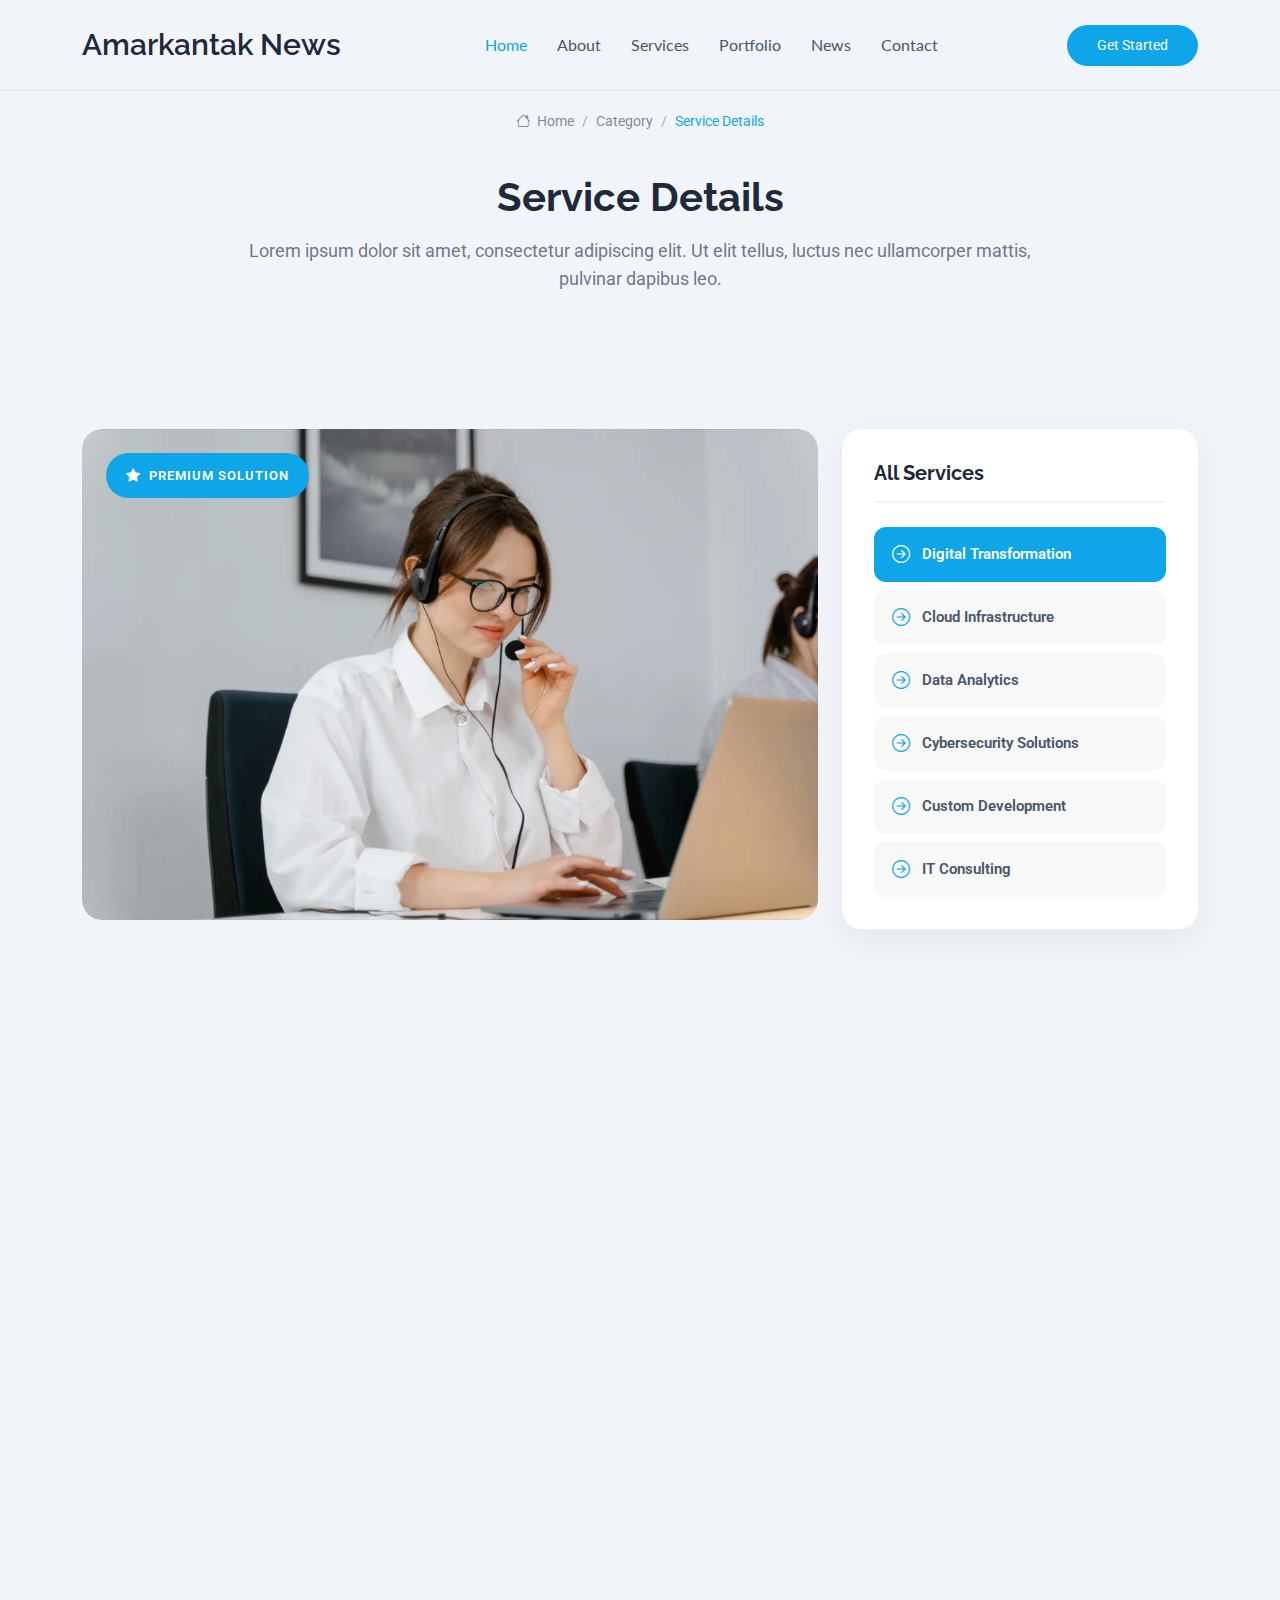
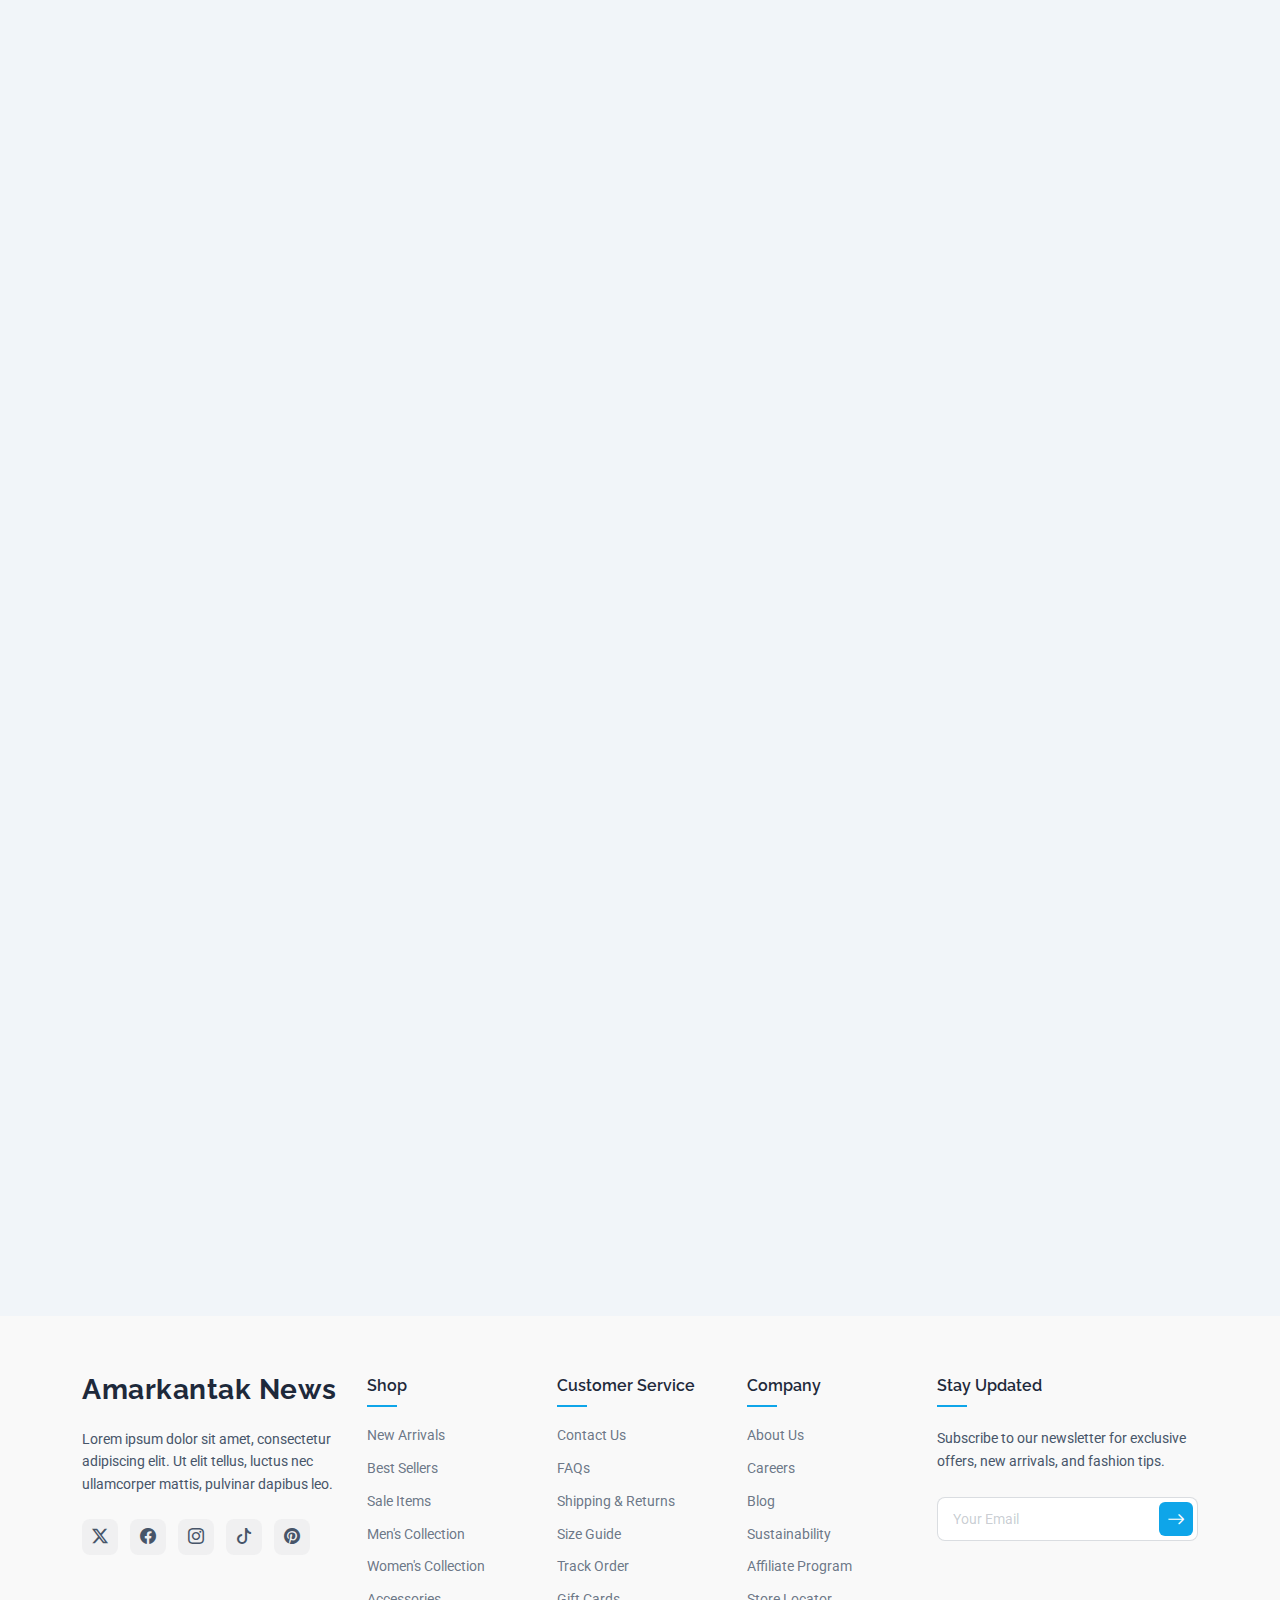
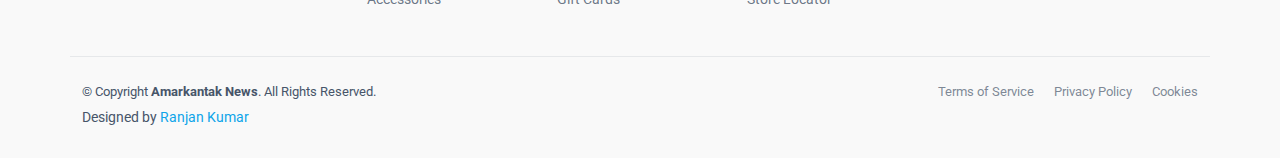
<file: service-details.html>
<!DOCTYPE html>
<html lang="en">

<head>
  <meta charset="utf-8">
  <meta content="width=device-width, initial-scale=1.0" name="viewport">
  <title>Service Details - Amarkantak News</title>
  <meta name="description" content="">
  <meta name="keywords" content="">

  <!-- Favicons -->
  <link href="assets/img/favicon.png" rel="icon">
  <link href="assets/img/apple-touch-icon.png" rel="apple-touch-icon">

  <!-- Fonts -->
  <link href="https://fonts.googleapis.com" rel="preconnect">
  <link href="https://fonts.gstatic.com" rel="preconnect" crossorigin>
  <link href="https://fonts.googleapis.com/css2?family=Roboto:ital,wght@0,100;0,300;0,400;0,500;0,700;0,900;1,100;1,300;1,400;1,500;1,700;1,900&family=Lato:ital,wght@0,100;0,300;0,400;0,700;0,900;1,100;1,300;1,400;1,700;1,900&family=Raleway:ital,wght@0,100;0,200;0,300;0,400;0,500;0,600;0,700;0,800;0,900;1,100;1,200;1,300;1,400;1,500;1,600;1,700;1,800;1,900&display=swap" rel="stylesheet">

  <!-- Vendor CSS Files -->
  <link href="assets/vendor/bootstrap/css/bootstrap.min.css" rel="stylesheet">
  <link href="assets/vendor/bootstrap-icons/bootstrap-icons.css" rel="stylesheet">
  <link href="assets/vendor/aos/aos.css" rel="stylesheet">
  <link href="assets/vendor/glightbox/css/glightbox.min.css" rel="stylesheet">
  <link href="assets/vendor/swiper/swiper-bundle.min.css" rel="stylesheet">

  <!-- Main CSS File -->
  <link href="assets/css/main.css" rel="stylesheet">
</head>

<body class="service-details-page">

  <header id="header" class="header d-flex align-items-center sticky-top">
    <div class="container position-relative d-flex align-items-center justify-content-between">

      <a href="index.html" class="logo d-flex align-items-center me-auto me-xl-0">
        <!-- <img src="assets/img/logo.webp" alt=""> -->
        <h1 class="sitename">Amarkantak News</h1>
      </a>

      <nav id="navmenu" class="navmenu">
        <ul>
          <li><a href="index.html#hero" class="active">Home</a></li>
          <li><a href="index.html#about">About</a></li>
          <li><a href="index.html#services">Services</a></li>
          <li><a href="index.html#portfolio">Portfolio</a></li>
          <li><a href="blog.html">News</a></li>
          <!-- <li class="dropdown"><a href="#"><span>Dropdown</span> <i class="bi bi-chevron-down toggle-dropdown"></i></a>
            <ul>
              <li><a href="#">Dropdown 1</a></li>
              <li class="dropdown"><a href="#"><span>Deep Dropdown</span> <i class="bi bi-chevron-down toggle-dropdown"></i></a>
                <ul>
                  <li><a href="#">Deep Dropdown 1</a></li>
                  <li><a href="#">Deep Dropdown 2</a></li>
                  <li><a href="#">Deep Dropdown 3</a></li>
                  <li><a href="#">Deep Dropdown 4</a></li>
                  <li><a href="#">Deep Dropdown 5</a></li>
                </ul>
              </li>
              <li><a href="#">Dropdown 2</a></li>
              <li><a href="#">Dropdown 3</a></li>
              <li><a href="#">Dropdown 4</a></li>
            </ul>
          </li> -->
          <li><a href="index.html#contact">Contact</a></li>
        </ul>
        <i class="mobile-nav-toggle d-xl-none bi bi-list"></i>
      </nav>

      <a class="btn-getstarted" href="index.html#about">Get Started</a>

    </div>
  </header>

  <main class="main">

    <!-- Page Title -->
    <div class="page-title">
      <div class="breadcrumbs">
        <nav aria-label="breadcrumb">
          <ol class="breadcrumb">
            <li class="breadcrumb-item"><a href="#"><i class="bi bi-house"></i> Home</a></li>
            <li class="breadcrumb-item"><a href="#">Category</a></li>
            <li class="breadcrumb-item active current">Service Details</li>
          </ol>
        </nav>
      </div>

      <div class="title-wrapper">
        <h1>Service Details</h1>
        <p>Lorem ipsum dolor sit amet, consectetur adipiscing elit. Ut elit tellus, luctus nec ullamcorper mattis, pulvinar dapibus leo.</p>
      </div>
    </div><!-- End Page Title -->

    <!-- Service Details Section -->
    <section id="service-details" class="service-details section">

      <div class="container" data-aos="fade-up" data-aos-delay="100">

        <div class="row gy-5">

          <!-- Main Content Column -->
          <div class="col-lg-8">

            <!-- Service Hero Image -->
            <div class="service-hero" data-aos="fade-up" data-aos-delay="100">
              <img src="assets/img/services/services-7.webp" alt="Service detail" class="img-fluid">
              <div class="service-badge">
                <i class="bi bi-star-fill"></i>
                <span>Premium Solution</span>
              </div>
            </div>

            <!-- Service Overview -->
            <div class="service-overview" data-aos="fade-up" data-aos-delay="200">
              <div class="overview-label">
                <span class="dot"></span>
                <span>What We Deliver</span>
              </div>
              <h2>Comprehensive Digital Transformation Solutions</h2>
              <p>Vestibulum ante ipsum primis in faucibus orci luctus et ultrices posuere cubilia curae. Donec velit neque, auctor sit amet aliquam vel, ullamcorper sit amet ligula. Praesent sapien massa, convallis a pellentesque nec, egestas non nisi.</p>
              <p>Curabitur aliquet quam id dui posuere blandit. Nulla porttitor accumsan tincidunt. Vivamus magna justo, lacinia eget consectetur sed, convallis at tellus. Cras ultricies ligula sed magna dictum porta.</p>
            </div>

            <!-- Key Features -->
            <div class="key-features" data-aos="fade-up" data-aos-delay="300">
              <h3>Key Capabilities</h3>
              <div class="row g-4">
                <div class="col-md-6">
                  <div class="feature-card">
                    <div class="feature-icon">
                      <i class="bi bi-lightning-charge"></i>
                    </div>
                    <div class="feature-content">
                      <h4>Rapid Deployment</h4>
                      <p>Mauris blandit aliquet elit eget tincidunt nibh pulvinar a sed porttitor lectus.</p>
                    </div>
                  </div>
                </div>
                <div class="col-md-6">
                  <div class="feature-card">
                    <div class="feature-icon">
                      <i class="bi bi-shield-check"></i>
                    </div>
                    <div class="feature-content">
                      <h4>Enterprise Security</h4>
                      <p>Pellentesque in ipsum id orci porta dapibus cras ultricies ligula sed magna.</p>
                    </div>
                  </div>
                </div>
                <div class="col-md-6">
                  <div class="feature-card">
                    <div class="feature-icon">
                      <i class="bi bi-graph-up-arrow"></i>
                    </div>
                    <div class="feature-content">
                      <h4>Scalable Architecture</h4>
                      <p>Quisque velit nisi pretium ut lacinia in elementum id enim sed porttitor.</p>
                    </div>
                  </div>
                </div>
                <div class="col-md-6">
                  <div class="feature-card">
                    <div class="feature-icon">
                      <i class="bi bi-headset"></i>
                    </div>
                    <div class="feature-content">
                      <h4>Dedicated Support</h4>
                      <p>Nulla quis lorem ut libero malesuada feugiat proin eget tortor risus.</p>
                    </div>
                  </div>
                </div>
              </div>
            </div>

            <!-- Process Section -->
            <div class="service-process" data-aos="fade-up" data-aos-delay="400">
              <h3>Implementation Process</h3>
              <div class="process-timeline">
                <div class="process-item">
                  <div class="process-number">01</div>
                  <div class="process-content">
                    <h4>Discovery &amp; Analysis</h4>
                    <p>Vivamus suscipit tortor eget felis porttitor volutpat. Curabitur arcu erat accumsan id imperdiet et.</p>
                  </div>
                </div>
                <div class="process-item">
                  <div class="process-number">02</div>
                  <div class="process-content">
                    <h4>Strategic Planning</h4>
                    <p>Donec sollicitudin molestie malesuada. Praesent sapien massa convallis a pellentesque nec egestas.</p>
                  </div>
                </div>
                <div class="process-item">
                  <div class="process-number">03</div>
                  <div class="process-content">
                    <h4>Development &amp; Testing</h4>
                    <p>Nulla porttitor accumsan tincidunt. Vestibulum ac diam sit amet quam vehicula elementum sed sit amet.</p>
                  </div>
                </div>
                <div class="process-item">
                  <div class="process-number">04</div>
                  <div class="process-content">
                    <h4>Launch &amp; Optimization</h4>
                    <p>Curabitur aliquet quam id dui posuere blandit. Mauris blandit aliquet elit eget tincidunt nibh.</p>
                  </div>
                </div>
              </div>
            </div>

            <!-- Gallery Section -->
            <div class="service-gallery" data-aos="fade-up" data-aos-delay="500">
              <h3>Project Showcase</h3>
              <div class="row g-3">
                <div class="col-md-6">
                  <a href="assets/img/services/services-3.webp" class="glightbox" data-gallery="service-gallery">
                    <img src="assets/img/services/services-3.webp" alt="Project showcase" class="img-fluid" loading="lazy">
                  </a>
                </div>
                <div class="col-md-6">
                  <a href="assets/img/services/services-5.webp" class="glightbox" data-gallery="service-gallery">
                    <img src="assets/img/services/services-5.webp" alt="Project showcase" class="img-fluid" loading="lazy">
                  </a>
                </div>
                <div class="col-md-4">
                  <a href="assets/img/services/services-8.webp" class="glightbox" data-gallery="service-gallery">
                    <img src="assets/img/services/services-8.webp" alt="Project showcase" class="img-fluid" loading="lazy">
                  </a>
                </div>
                <div class="col-md-4">
                  <a href="assets/img/services/services-10.webp" class="glightbox" data-gallery="service-gallery">
                    <img src="assets/img/services/services-10.webp" alt="Project showcase" class="img-fluid" loading="lazy">
                  </a>
                </div>
                <div class="col-md-4">
                  <a href="assets/img/services/services-12.webp" class="glightbox" data-gallery="service-gallery">
                    <img src="assets/img/services/services-12.webp" alt="Project showcase" class="img-fluid" loading="lazy">
                  </a>
                </div>
              </div>
            </div>

          </div><!-- End Main Content Column -->

          <!-- Sidebar Column -->
          <div class="col-lg-4">

            <!-- Service List -->
            <div class="sidebar-widget service-list" data-aos="fade-up" data-aos-delay="200">
              <h3>All Services</h3>
              <ul>
                <li class="active">
                  <a href="#">
                    <i class="bi bi-arrow-right-circle"></i>
                    <span>Digital Transformation</span>
                  </a>
                </li>
                <li>
                  <a href="#">
                    <i class="bi bi-arrow-right-circle"></i>
                    <span>Cloud Infrastructure</span>
                  </a>
                </li>
                <li>
                  <a href="#">
                    <i class="bi bi-arrow-right-circle"></i>
                    <span>Data Analytics</span>
                  </a>
                </li>
                <li>
                  <a href="#">
                    <i class="bi bi-arrow-right-circle"></i>
                    <span>Cybersecurity Solutions</span>
                  </a>
                </li>
                <li>
                  <a href="#">
                    <i class="bi bi-arrow-right-circle"></i>
                    <span>Custom Development</span>
                  </a>
                </li>
                <li>
                  <a href="#">
                    <i class="bi bi-arrow-right-circle"></i>
                    <span>IT Consulting</span>
                  </a>
                </li>
              </ul>
            </div><!-- End Service List -->

            <!-- Stats Widget -->
            <div class="sidebar-widget stats-widget" data-aos="fade-up" data-aos-delay="300">
              <div class="stat-item">
                <div class="stat-number">
                  <span data-purecounter-start="0" data-purecounter-end="850" data-purecounter-duration="1" class="purecounter"></span>+
                </div>
                <p>Projects Delivered</p>
              </div>
              <div class="stat-item">
                <div class="stat-number">
                  <span data-purecounter-start="0" data-purecounter-end="99" data-purecounter-duration="1" class="purecounter"></span>%
                </div>
                <p>Client Satisfaction</p>
              </div>
              <div class="stat-item">
                <div class="stat-number">
                  <span data-purecounter-start="0" data-purecounter-end="24" data-purecounter-duration="1" class="purecounter"></span>/7
                </div>
                <p>Support Available</p>
              </div>
            </div><!-- End Stats Widget -->

            <!-- Download Brochure -->
            <div class="sidebar-widget download-widget" data-aos="fade-up" data-aos-delay="400">
              <h3>Resources</h3>
              <a href="#" class="download-item">
                <div class="download-icon">
                  <i class="bi bi-file-earmark-pdf"></i>
                </div>
                <div class="download-info">
                  <span class="file-name">Service Brochure</span>
                  <span class="file-size">PDF • 2.4 MB</span>
                </div>
                <i class="bi bi-download"></i>
              </a>
              <a href="#" class="download-item">
                <div class="download-icon">
                  <i class="bi bi-file-earmark-text"></i>
                </div>
                <div class="download-info">
                  <span class="file-name">Technical Overview</span>
                  <span class="file-size">PDF • 1.8 MB</span>
                </div>
                <i class="bi bi-download"></i>
              </a>
              <a href="#" class="download-item">
                <div class="download-icon">
                  <i class="bi bi-file-earmark-spreadsheet"></i>
                </div>
                <div class="download-info">
                  <span class="file-name">Pricing Guide</span>
                  <span class="file-size">PDF • 856 KB</span>
                </div>
                <i class="bi bi-download"></i>
              </a>
            </div><!-- End Download Widget -->

            <!-- CTA Widget -->
            <div class="sidebar-widget cta-widget" data-aos="fade-up" data-aos-delay="500">
              <div class="cta-content">
                <div class="cta-icon">
                  <i class="bi bi-chat-dots"></i>
                </div>
                <h3>Ready to Transform Your Business?</h3>
                <p>Connect with our specialists for a complimentary consultation.</p>
                <a href="#" class="cta-btn">Schedule a Call <i class="bi bi-arrow-right"></i></a>
              </div>
            </div><!-- End CTA Widget -->

          </div><!-- End Sidebar Column -->

        </div>

      </div>

    </section><!-- /Service Details Section -->

  </main>

  <footer id="footer" class="footer light-background">

    <div class="container footer-top">
      <div class="row gy-4">
        <div class="col-lg-3 col-md-6 footer-info">
          <a href="index.html" class="logo d-flex align-items-center mb-4">
            <span class="sitename">Amarkantak News</span>
          </a>
          <p>Lorem ipsum dolor sit amet, consectetur adipiscing elit. Ut elit tellus, luctus nec ullamcorper mattis, pulvinar dapibus leo.</p>

          <div class="social-links d-flex mt-4">
            <a href="#" aria-label="Twitter"><i class="bi bi-twitter-x"></i></a>
            <a href="#" aria-label="Facebook"><i class="bi bi-facebook"></i></a>
            <a href="#" aria-label="Instagram"><i class="bi bi-instagram"></i></a>
            <a href="#" aria-label="TikTok"><i class="bi bi-tiktok"></i></a>
            <a href="#" aria-label="Pinterest"><i class="bi bi-pinterest"></i></a>
          </div>
        </div>

        <div class="col-lg-2 col-md-6 footer-links">
          <h4>Shop</h4>
          <ul>
            <li><a href="category.html">New Arrivals</a></li>
            <li><a href="category.html">Best Sellers</a></li>
            <li><a href="category.html">Sale Items</a></li>
            <li><a href="category.html">Men's Collection</a></li>
            <li><a href="category.html">Women's Collection</a></li>
            <li><a href="category.html">Accessories</a></li>
          </ul>
        </div>

        <div class="col-lg-2 col-md-6 footer-links">
          <h4>Customer Service</h4>
          <ul>
            <li><a href="contact.html">Contact Us</a></li>
            <li><a href="faq.html">FAQs</a></li>
            <li><a href="shiping-info.html">Shipping &amp; Returns</a></li>
            <li><a href="#">Size Guide</a></li>
            <li><a href="account.html">Track Order</a></li>
            <li><a href="#">Gift Cards</a></li>
          </ul>
        </div>

        <div class="col-lg-2 col-md-6 footer-links">
          <h4>Company</h4>
          <ul>
            <li><a href="about.html">About Us</a></li>
            <li><a href="about.html">Careers</a></li>
            <li><a href="blog.html">Blog</a></li>
            <li><a href="about.html">Sustainability</a></li>
            <li><a href="about.html">Affiliate Program</a></li>
            <li><a href="about.html">Store Locator</a></li>
          </ul>
        </div>

        <div class="col-lg-3 col-md-6">
          <div class="footer-newsletter">
            <h4>Stay Updated</h4>
            <p>Subscribe to our newsletter for exclusive offers, new arrivals, and fashion tips.</p>
            <form action="forms/newsletter.php" method="post" class="php-email-form">
              <div class="position-relative">
                <input type="email" name="email" placeholder="Your Email" required="">
                <button type="submit" class="btn-subscribe"><i class="bi bi-arrow-right"></i></button>
              </div>
              <div class="loading">Loading</div>
              <div class="error-message"></div>
              <div class="sent-message">Your subscription request has been sent. Thank you!</div>
            </form>
          </div>
        </div>
      </div>
    </div>

    <div class="container footer-bottom">
      <div class="row gy-3">
        <div class="col-md-6 order-2 order-md-1">
          <div class="copyright">
            <p>© <span>Copyright</span> <strong class="sitename">Amarkantak News</strong>. All Rights Reserved.</p>
          </div>
          <div class="credits">
            Designed by <a href="#">Ranjan Kumar</a>
          </div>
        </div>
        <div class="col-md-6 order-1 order-md-2">
          <div class="legal-links">
            <a href="tos.html">Terms of Service</a>
            <a href="privacy.html">Privacy Policy</a>
            <a href="privacy.html">Cookies</a>
          </div>
        </div>
      </div>
    </div>

  </footer>

  <!-- Scroll Top -->
  <a href="#" id="scroll-top" class="scroll-top d-flex align-items-center justify-content-center"><i class="bi bi-arrow-up-short"></i></a>

  <!-- Preloader -->
  <div id="preloader"></div>

  <!-- Vendor JS Files -->
  <script src="assets/vendor/bootstrap/js/bootstrap.bundle.min.js"></script>
  <script src="assets/vendor/php-email-form/validate.js"></script>
  <script src="assets/vendor/aos/aos.js"></script>
  <script src="assets/vendor/glightbox/js/glightbox.min.js"></script>
  <script src="assets/vendor/imagesloaded/imagesloaded.pkgd.min.js"></script>
  <script src="assets/vendor/isotope-layout/isotope.pkgd.min.js"></script>
  <script src="assets/vendor/purecounter/purecounter_vanilla.js"></script>
  <script src="assets/vendor/swiper/swiper-bundle.min.js"></script>

  <!-- Main JS File -->
  <script src="assets/js/main.js"></script>

</body>

</html>
</file>
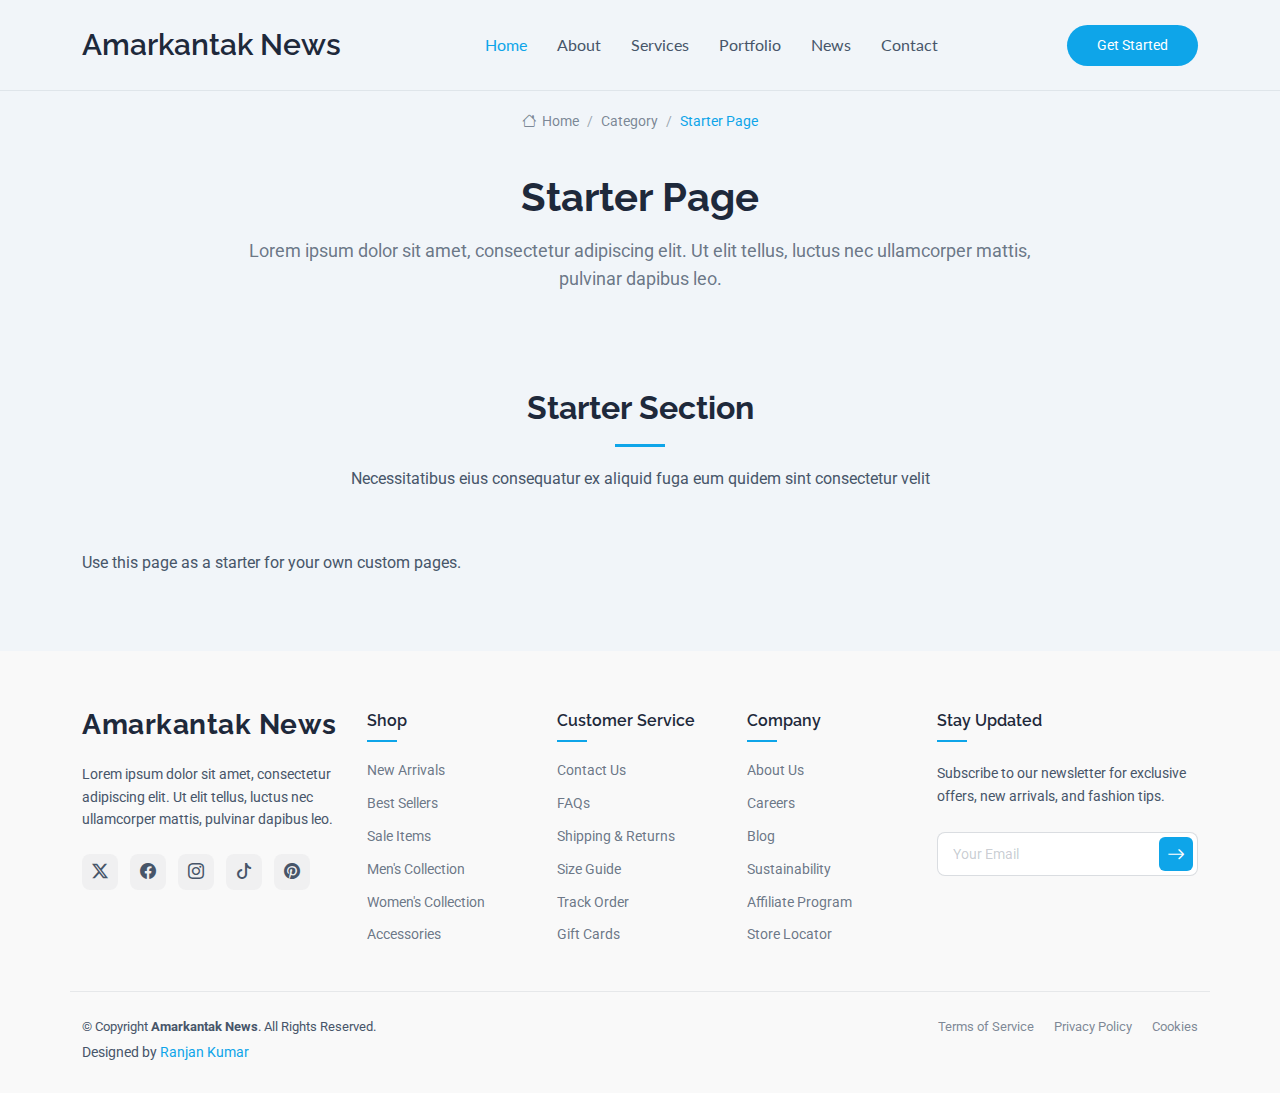
<file: starter-page.html>
<!DOCTYPE html>
<html lang="en">

<head>
  <meta charset="utf-8">
  <meta content="width=device-width, initial-scale=1.0" name="viewport">
  <title>Starter Page - Amarkantak News</title>
  <meta name="description" content="">
  <meta name="keywords" content="">

  <!-- Favicons -->
  <link href="assets/img/favicon.png" rel="icon">
  <link href="assets/img/apple-touch-icon.png" rel="apple-touch-icon">

  <!-- Fonts -->
  <link href="https://fonts.googleapis.com" rel="preconnect">
  <link href="https://fonts.gstatic.com" rel="preconnect" crossorigin>
  <link href="https://fonts.googleapis.com/css2?family=Roboto:ital,wght@0,100;0,300;0,400;0,500;0,700;0,900;1,100;1,300;1,400;1,500;1,700;1,900&family=Lato:ital,wght@0,100;0,300;0,400;0,700;0,900;1,100;1,300;1,400;1,700;1,900&family=Raleway:ital,wght@0,100;0,200;0,300;0,400;0,500;0,600;0,700;0,800;0,900;1,100;1,200;1,300;1,400;1,500;1,600;1,700;1,800;1,900&display=swap" rel="stylesheet">

  <!-- Vendor CSS Files -->
  <link href="assets/vendor/bootstrap/css/bootstrap.min.css" rel="stylesheet">
  <link href="assets/vendor/bootstrap-icons/bootstrap-icons.css" rel="stylesheet">
  <link href="assets/vendor/aos/aos.css" rel="stylesheet">
  <link href="assets/vendor/glightbox/css/glightbox.min.css" rel="stylesheet">
  <link href="assets/vendor/swiper/swiper-bundle.min.css" rel="stylesheet">

  <!-- Main CSS File -->
  <link href="assets/css/main.css" rel="stylesheet">
</head>

<body class="starter-page-page">

  <header id="header" class="header d-flex align-items-center sticky-top">
    <div class="container position-relative d-flex align-items-center justify-content-between">

      <a href="index.html" class="logo d-flex align-items-center me-auto me-xl-0">
        <!-- <img src="assets/img/logo.webp" alt=""> -->
        <h1 class="sitename">Amarkantak News</h1>
      </a>

      <nav id="navmenu" class="navmenu">
        <ul>
          <li><a href="index.html#hero" class="active">Home</a></li>
          <li><a href="index.html#about">About</a></li>
          <li><a href="index.html#services">Services</a></li>
          <li><a href="index.html#portfolio">Portfolio</a></li>
          <li><a href="blog.html">News</a></li>
          <!-- <li class="dropdown"><a href="#"><span>Dropdown</span> <i class="bi bi-chevron-down toggle-dropdown"></i></a>
            <ul>
              <li><a href="#">Dropdown 1</a></li>
              <li class="dropdown"><a href="#"><span>Deep Dropdown</span> <i class="bi bi-chevron-down toggle-dropdown"></i></a>
                <ul>
                  <li><a href="#">Deep Dropdown 1</a></li>
                  <li><a href="#">Deep Dropdown 2</a></li>
                  <li><a href="#">Deep Dropdown 3</a></li>
                  <li><a href="#">Deep Dropdown 4</a></li>
                  <li><a href="#">Deep Dropdown 5</a></li>
                </ul>
              </li>
              <li><a href="#">Dropdown 2</a></li>
              <li><a href="#">Dropdown 3</a></li>
              <li><a href="#">Dropdown 4</a></li>
            </ul>
          </li> -->
          <li><a href="index.html#contact">Contact</a></li>
        </ul>
        <i class="mobile-nav-toggle d-xl-none bi bi-list"></i>
      </nav>

      <a class="btn-getstarted" href="index.html#about">Get Started</a>

    </div>
  </header>

  <main class="main">

    <!-- Page Title -->
    <div class="page-title">
      <div class="breadcrumbs">
        <nav aria-label="breadcrumb">
          <ol class="breadcrumb">
            <li class="breadcrumb-item"><a href="#"><i class="bi bi-house"></i> Home</a></li>
            <li class="breadcrumb-item"><a href="#">Category</a></li>
            <li class="breadcrumb-item active current">Starter Page</li>
          </ol>
        </nav>
      </div>

      <div class="title-wrapper">
        <h1>Starter Page</h1>
        <p>Lorem ipsum dolor sit amet, consectetur adipiscing elit. Ut elit tellus, luctus nec ullamcorper mattis, pulvinar dapibus leo.</p>
      </div>
    </div><!-- End Page Title -->

    <!-- Starter Section Section -->
    <section id="starter-section" class="starter-section section">

      <!-- Section Title -->
      <div class="container section-title" data-aos="fade-up">
        <h2>Starter Section</h2>
        <p>Necessitatibus eius consequatur ex aliquid fuga eum quidem sint consectetur velit</p>
      </div><!-- End Section Title -->

      <div class="container" data-aos="fade-up">
        <p>Use this page as a starter for your own custom pages.</p>
      </div>

    </section><!-- /Starter Section Section -->

  </main>

  <footer id="footer" class="footer light-background">

    <div class="container footer-top">
      <div class="row gy-4">
        <div class="col-lg-3 col-md-6 footer-info">
          <a href="index.html" class="logo d-flex align-items-center mb-4">
            <span class="sitename">Amarkantak News</span>
          </a>
          <p>Lorem ipsum dolor sit amet, consectetur adipiscing elit. Ut elit tellus, luctus nec ullamcorper mattis, pulvinar dapibus leo.</p>

          <div class="social-links d-flex mt-4">
            <a href="#" aria-label="Twitter"><i class="bi bi-twitter-x"></i></a>
            <a href="#" aria-label="Facebook"><i class="bi bi-facebook"></i></a>
            <a href="#" aria-label="Instagram"><i class="bi bi-instagram"></i></a>
            <a href="#" aria-label="TikTok"><i class="bi bi-tiktok"></i></a>
            <a href="#" aria-label="Pinterest"><i class="bi bi-pinterest"></i></a>
          </div>
        </div>

        <div class="col-lg-2 col-md-6 footer-links">
          <h4>Shop</h4>
          <ul>
            <li><a href="category.html">New Arrivals</a></li>
            <li><a href="category.html">Best Sellers</a></li>
            <li><a href="category.html">Sale Items</a></li>
            <li><a href="category.html">Men's Collection</a></li>
            <li><a href="category.html">Women's Collection</a></li>
            <li><a href="category.html">Accessories</a></li>
          </ul>
        </div>

        <div class="col-lg-2 col-md-6 footer-links">
          <h4>Customer Service</h4>
          <ul>
            <li><a href="contact.html">Contact Us</a></li>
            <li><a href="faq.html">FAQs</a></li>
            <li><a href="shiping-info.html">Shipping &amp; Returns</a></li>
            <li><a href="#">Size Guide</a></li>
            <li><a href="account.html">Track Order</a></li>
            <li><a href="#">Gift Cards</a></li>
          </ul>
        </div>

        <div class="col-lg-2 col-md-6 footer-links">
          <h4>Company</h4>
          <ul>
            <li><a href="about.html">About Us</a></li>
            <li><a href="about.html">Careers</a></li>
            <li><a href="blog.html">Blog</a></li>
            <li><a href="about.html">Sustainability</a></li>
            <li><a href="about.html">Affiliate Program</a></li>
            <li><a href="about.html">Store Locator</a></li>
          </ul>
        </div>

        <div class="col-lg-3 col-md-6">
          <div class="footer-newsletter">
            <h4>Stay Updated</h4>
            <p>Subscribe to our newsletter for exclusive offers, new arrivals, and fashion tips.</p>
            <form action="forms/newsletter.php" method="post" class="php-email-form">
              <div class="position-relative">
                <input type="email" name="email" placeholder="Your Email" required="">
                <button type="submit" class="btn-subscribe"><i class="bi bi-arrow-right"></i></button>
              </div>
              <div class="loading">Loading</div>
              <div class="error-message"></div>
              <div class="sent-message">Your subscription request has been sent. Thank you!</div>
            </form>
          </div>
        </div>
      </div>
    </div>

    <div class="container footer-bottom">
      <div class="row gy-3">
        <div class="col-md-6 order-2 order-md-1">
          <div class="copyright">
            <p>© <span>Copyright</span> <strong class="sitename">Amarkantak News</strong>. All Rights Reserved.</p>
          </div>
          <div class="credits">
            Designed by <a href="#">Ranjan Kumar</a>
          </div>
        </div>
        <div class="col-md-6 order-1 order-md-2">
          <div class="legal-links">
            <a href="tos.html">Terms of Service</a>
            <a href="privacy.html">Privacy Policy</a>
            <a href="privacy.html">Cookies</a>
          </div>
        </div>
      </div>
    </div>

  </footer>

  <!-- Scroll Top -->
  <a href="#" id="scroll-top" class="scroll-top d-flex align-items-center justify-content-center"><i class="bi bi-arrow-up-short"></i></a>

  <!-- Preloader -->
  <div id="preloader"></div>

  <!-- Vendor JS Files -->
  <script src="assets/vendor/bootstrap/js/bootstrap.bundle.min.js"></script>
  <script src="assets/vendor/php-email-form/validate.js"></script>
  <script src="assets/vendor/aos/aos.js"></script>
  <script src="assets/vendor/glightbox/js/glightbox.min.js"></script>
  <script src="assets/vendor/imagesloaded/imagesloaded.pkgd.min.js"></script>
  <script src="assets/vendor/isotope-layout/isotope.pkgd.min.js"></script>
  <script src="assets/vendor/purecounter/purecounter_vanilla.js"></script>
  <script src="assets/vendor/swiper/swiper-bundle.min.js"></script>

  <!-- Main JS File -->
  <script src="assets/js/main.js"></script>

</body>

</html>
</file>
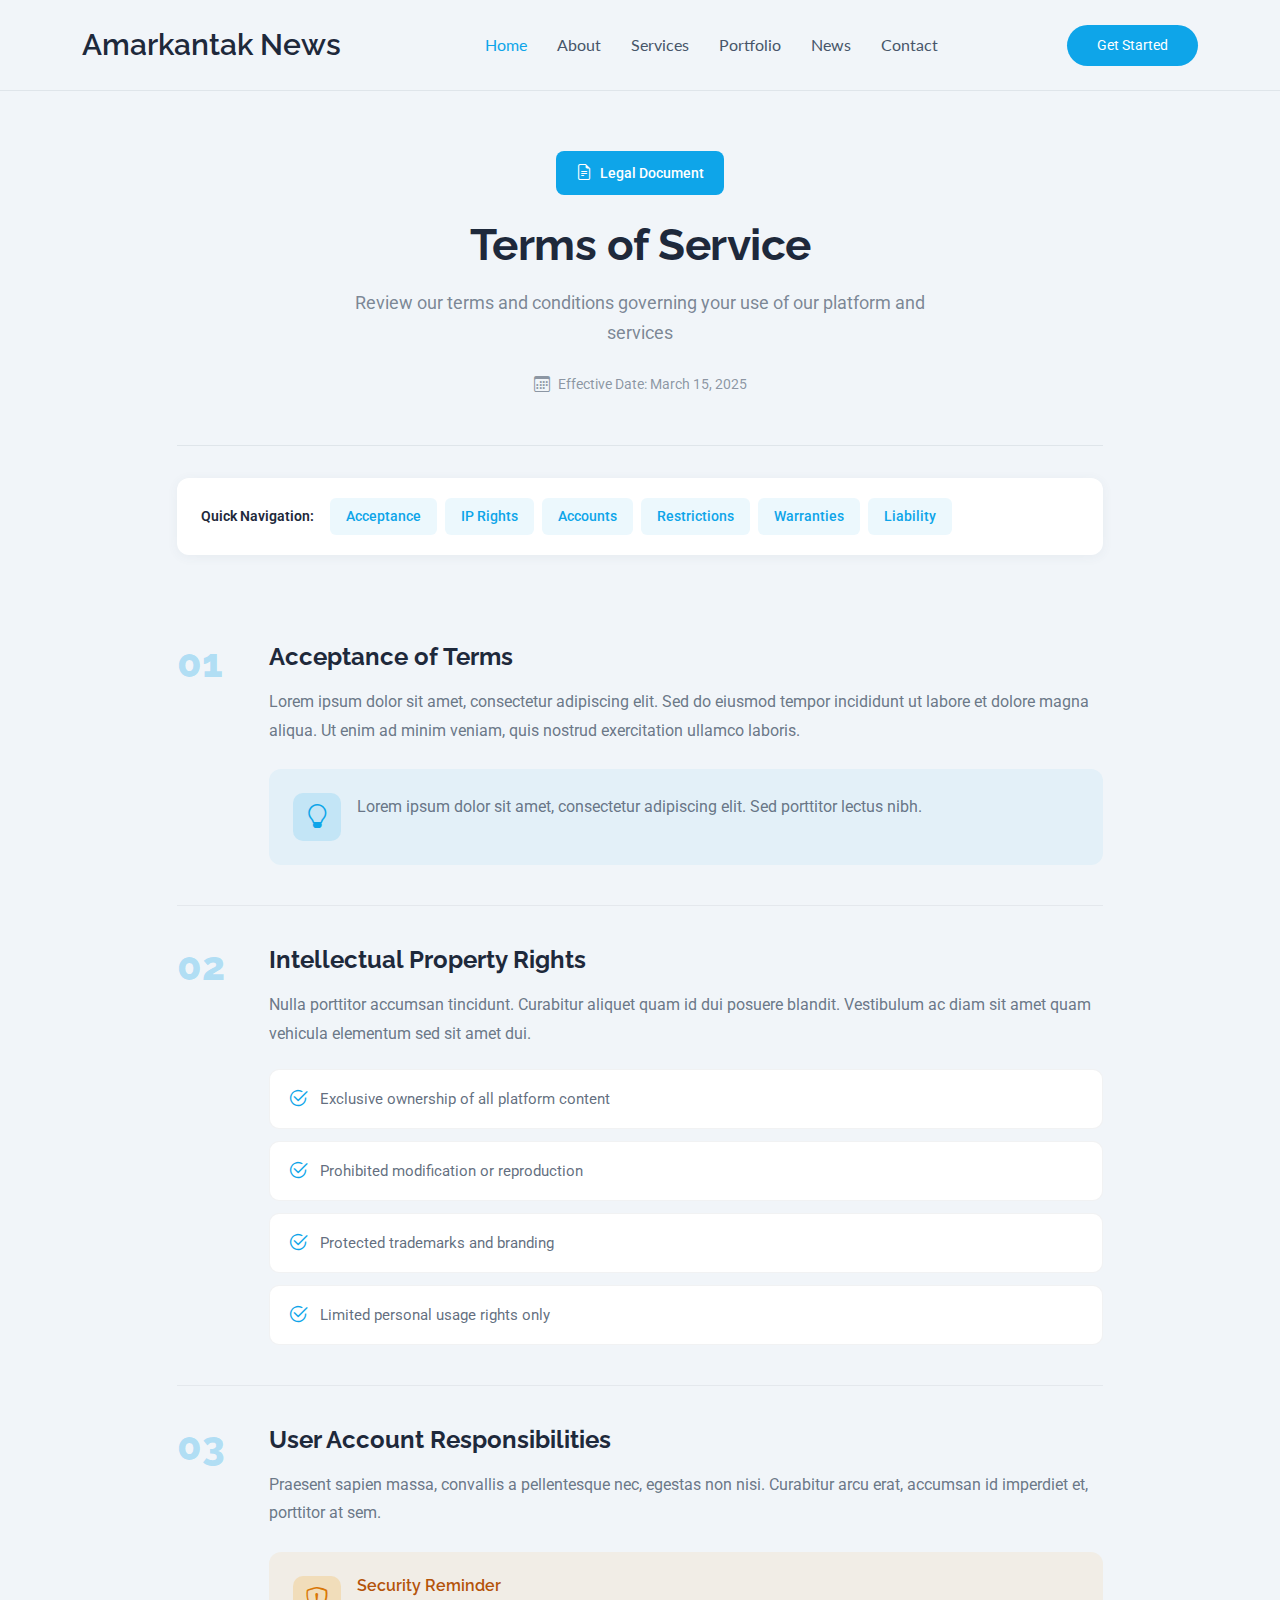
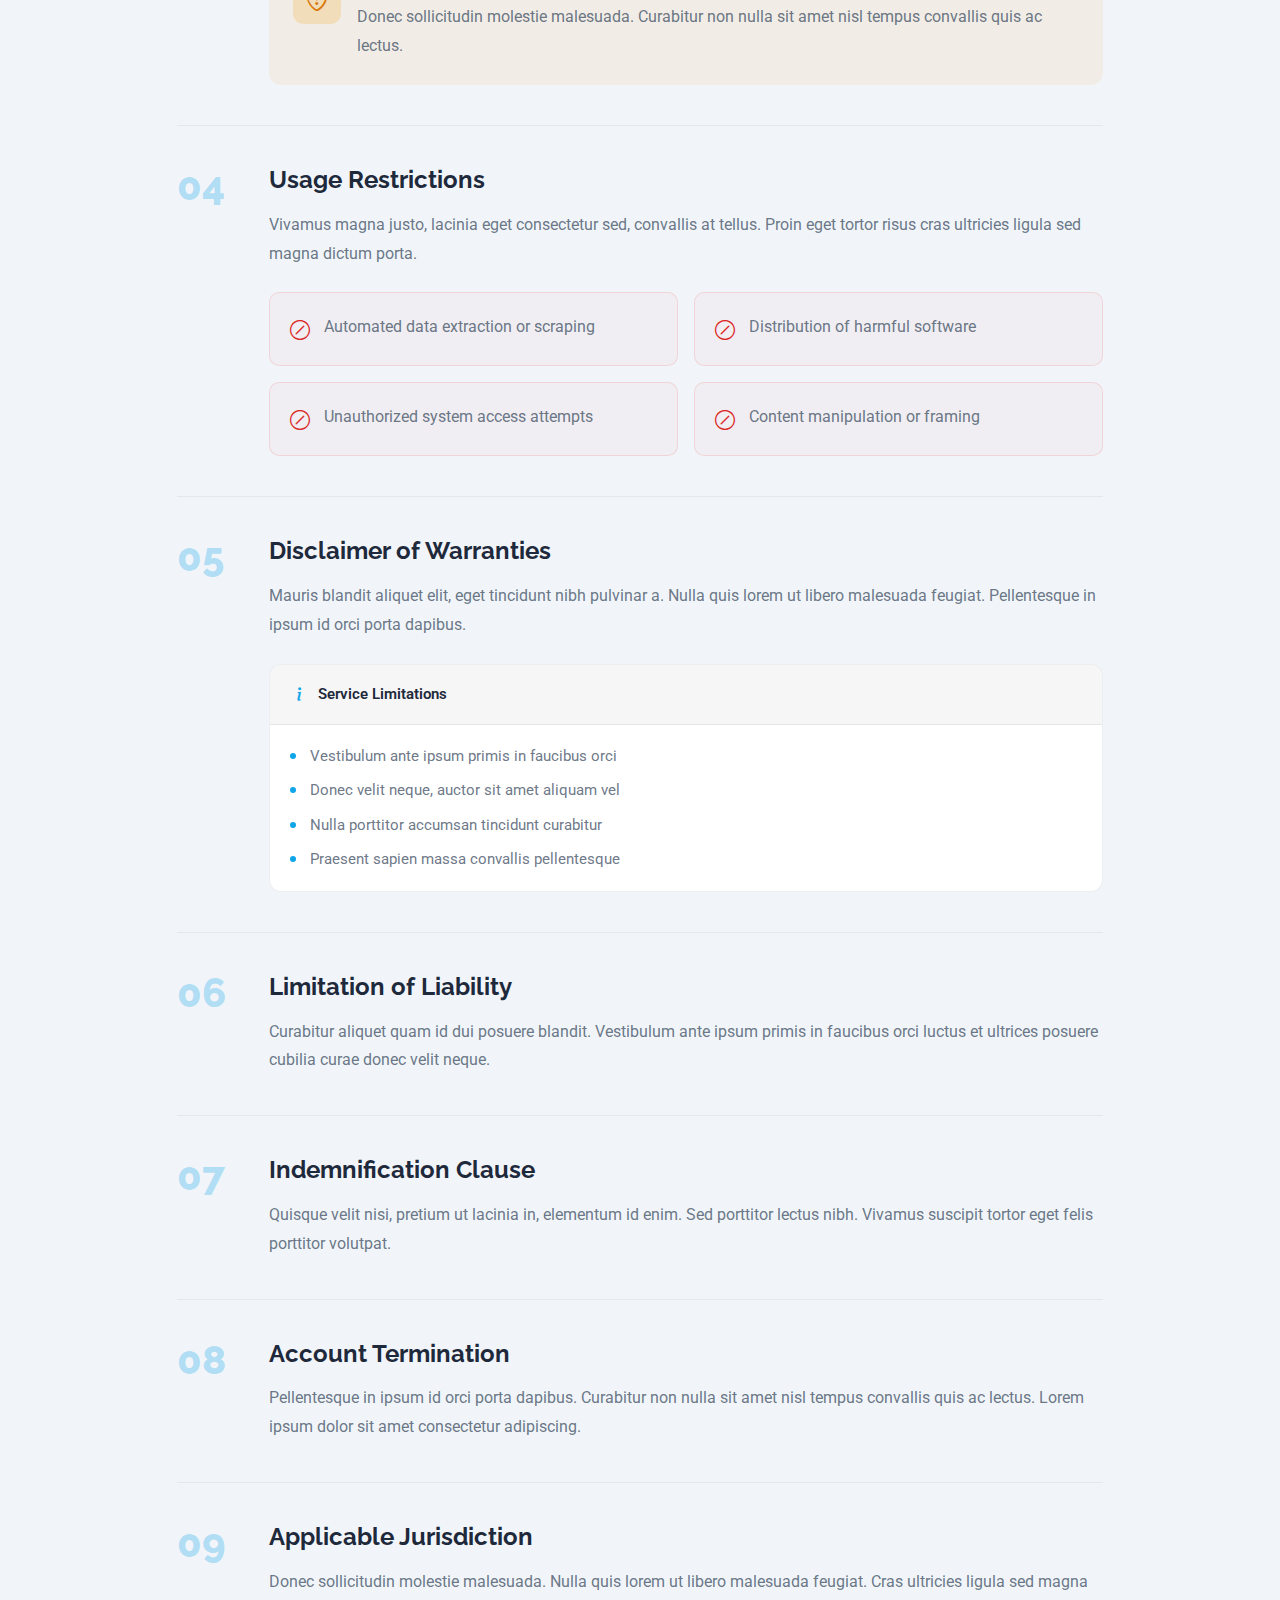
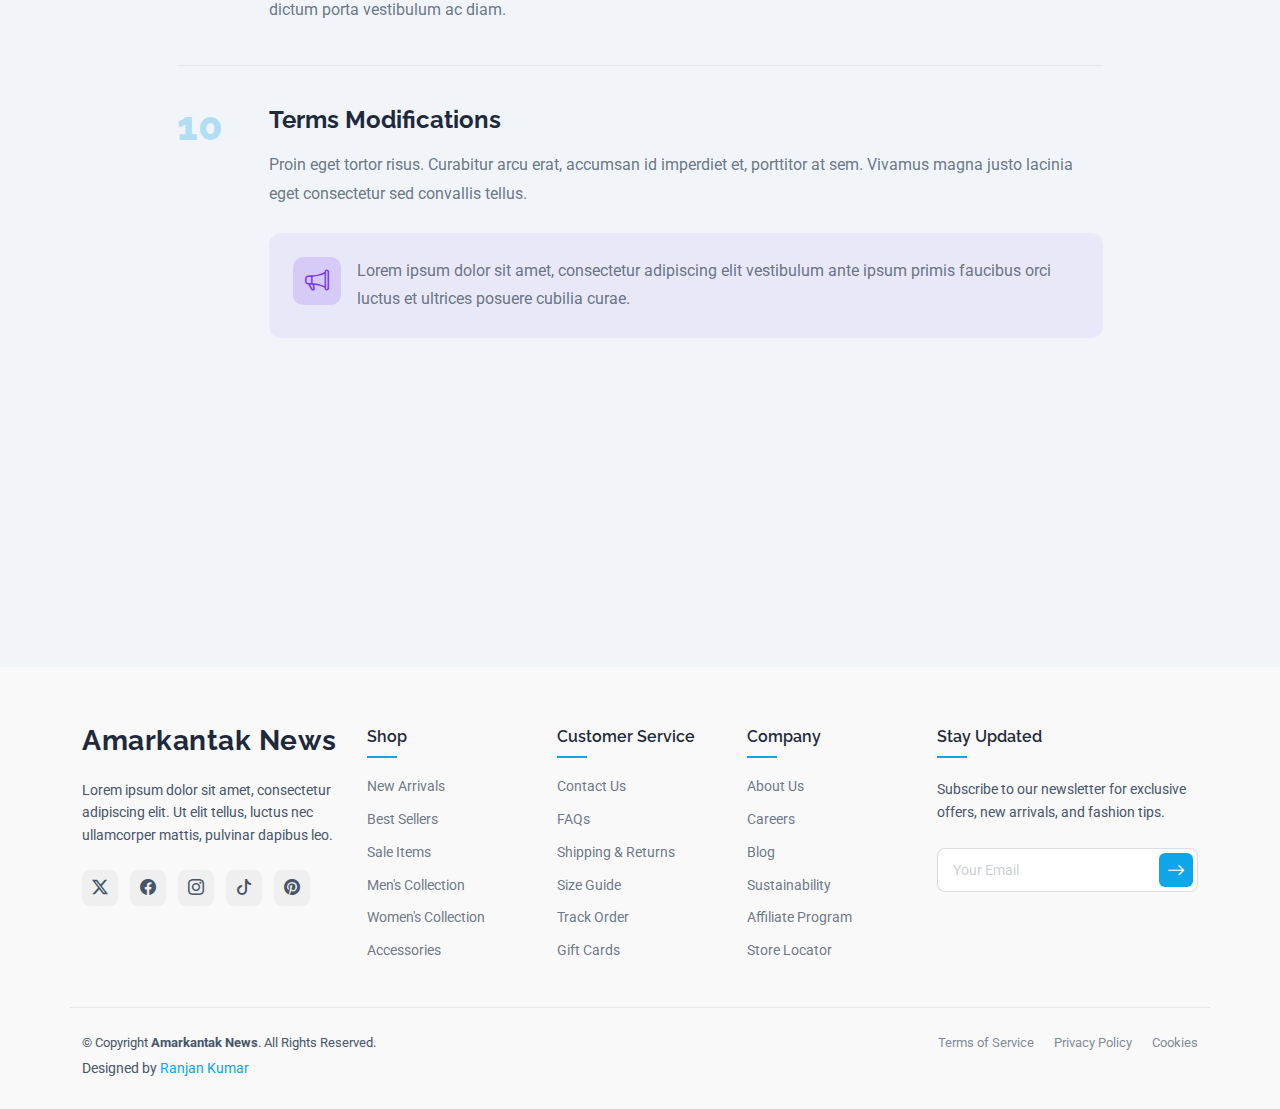
<file: terms.html>
<!DOCTYPE html>
<html lang="en">

<head>
  <meta charset="utf-8">
  <meta content="width=device-width, initial-scale=1.0" name="viewport">
  <title>Terms - Amarkantak News</title>
  <meta name="description" content="">
  <meta name="keywords" content="">

  <!-- Favicons -->
  <link href="assets/img/favicon.png" rel="icon">
  <link href="assets/img/apple-touch-icon.png" rel="apple-touch-icon">

  <!-- Fonts -->
  <link href="https://fonts.googleapis.com" rel="preconnect">
  <link href="https://fonts.gstatic.com" rel="preconnect" crossorigin>
  <link href="https://fonts.googleapis.com/css2?family=Roboto:ital,wght@0,100;0,300;0,400;0,500;0,700;0,900;1,100;1,300;1,400;1,500;1,700;1,900&family=Lato:ital,wght@0,100;0,300;0,400;0,700;0,900;1,100;1,300;1,400;1,700;1,900&family=Raleway:ital,wght@0,100;0,200;0,300;0,400;0,500;0,600;0,700;0,800;0,900;1,100;1,200;1,300;1,400;1,500;1,600;1,700;1,800;1,900&display=swap" rel="stylesheet">

  <!-- Vendor CSS Files -->
  <link href="assets/vendor/bootstrap/css/bootstrap.min.css" rel="stylesheet">
  <link href="assets/vendor/bootstrap-icons/bootstrap-icons.css" rel="stylesheet">
  <link href="assets/vendor/aos/aos.css" rel="stylesheet">
  <link href="assets/vendor/glightbox/css/glightbox.min.css" rel="stylesheet">
  <link href="assets/vendor/swiper/swiper-bundle.min.css" rel="stylesheet">

  <!-- Main CSS File -->
  <link href="assets/css/main.css" rel="stylesheet">
</head>

<body class="terms-page">

  <header id="header" class="header d-flex align-items-center sticky-top">
    <div class="container position-relative d-flex align-items-center justify-content-between">

      <a href="index.html" class="logo d-flex align-items-center me-auto me-xl-0">
        <!-- <img src="assets/img/logo.webp" alt=""> -->
        <h1 class="sitename">Amarkantak News</h1>
      </a>

      <nav id="navmenu" class="navmenu">
        <ul>
          <li><a href="index.html#hero" class="active">Home</a></li>
          <li><a href="index.html#about">About</a></li>
          <li><a href="index.html#services">Services</a></li>
          <li><a href="index.html#portfolio">Portfolio</a></li>
          <li><a href="blog.html">News</a></li>
          <!-- <li class="dropdown"><a href="#"><span>Dropdown</span> <i class="bi bi-chevron-down toggle-dropdown"></i></a>
            <ul>
              <li><a href="#">Dropdown 1</a></li>
              <li class="dropdown"><a href="#"><span>Deep Dropdown</span> <i class="bi bi-chevron-down toggle-dropdown"></i></a>
                <ul>
                  <li><a href="#">Deep Dropdown 1</a></li>
                  <li><a href="#">Deep Dropdown 2</a></li>
                  <li><a href="#">Deep Dropdown 3</a></li>
                  <li><a href="#">Deep Dropdown 4</a></li>
                  <li><a href="#">Deep Dropdown 5</a></li>
                </ul>
              </li>
              <li><a href="#">Dropdown 2</a></li>
              <li><a href="#">Dropdown 3</a></li>
              <li><a href="#">Dropdown 4</a></li>
            </ul>
          </li> -->
          <li><a href="index.html#contact">Contact</a></li>
        </ul>
        <i class="mobile-nav-toggle d-xl-none bi bi-list"></i>
      </nav>

      <a class="btn-getstarted" href="index.html#about">Get Started</a>

    </div>
  </header>

  <main class="main">

    <!-- Terms Of Service Section -->
    <section id="terms-of-service" class="terms-of-service section">

      <div class="container" data-aos="fade-up">
        <!-- Page Header -->
        <div class="row justify-content-center">
          <div class="col-lg-10">
            <div class="terms-header" data-aos="fade-up">
              <div class="header-badge">
                <i class="bi bi-file-earmark-text"></i>
                <span>Legal Document</span>
              </div>
              <h2>Terms of Service</h2>
              <p>Review our terms and conditions governing your use of our platform and services</p>
              <div class="update-info">
                <i class="bi bi-calendar3"></i>
                <span>Effective Date: March 15, 2025</span>
              </div>
            </div>
          </div>
        </div>

        <!-- Quick Navigation -->
        <div class="row justify-content-center" data-aos="fade-up" data-aos-delay="100">
          <div class="col-lg-10">
            <div class="quick-nav">
              <span class="nav-label">Quick Navigation:</span>
              <div class="nav-links">
                <a href="#acceptance">Acceptance</a>
                <a href="#ip-rights">IP Rights</a>
                <a href="#accounts">Accounts</a>
                <a href="#restrictions">Restrictions</a>
                <a href="#warranties">Warranties</a>
                <a href="#liability">Liability</a>
              </div>
            </div>
          </div>
        </div>

        <!-- Content Sections -->
        <div class="row justify-content-center">
          <div class="col-lg-10">
            <div class="terms-body" data-aos="fade-up" data-aos-delay="200">

              <!-- Acceptance Section -->
              <article id="acceptance" class="terms-article">
                <div class="article-number">01</div>
                <div class="article-content">
                  <h3>Acceptance of Terms</h3>
                  <p>Lorem ipsum dolor sit amet, consectetur adipiscing elit. Sed do eiusmod tempor incididunt ut labore et dolore magna aliqua. Ut enim ad minim veniam, quis nostrud exercitation ullamco laboris.</p>
                  <div class="highlight-card info">
                    <div class="card-icon">
                      <i class="bi bi-lightbulb"></i>
                    </div>
                    <div class="card-text">
                      <p>Lorem ipsum dolor sit amet, consectetur adipiscing elit. Sed porttitor lectus nibh.</p>
                    </div>
                  </div>
                </div>
              </article>

              <!-- IP Rights Section -->
              <article id="ip-rights" class="terms-article">
                <div class="article-number">02</div>
                <div class="article-content">
                  <h3>Intellectual Property Rights</h3>
                  <p>Nulla porttitor accumsan tincidunt. Curabitur aliquet quam id dui posuere blandit. Vestibulum ac diam sit amet quam vehicula elementum sed sit amet dui.</p>
                  <div class="checklist">
                    <div class="check-item">
                      <i class="bi bi-check2-circle"></i>
                      <span>Exclusive ownership of all platform content</span>
                    </div>
                    <div class="check-item">
                      <i class="bi bi-check2-circle"></i>
                      <span>Prohibited modification or reproduction</span>
                    </div>
                    <div class="check-item">
                      <i class="bi bi-check2-circle"></i>
                      <span>Protected trademarks and branding</span>
                    </div>
                    <div class="check-item">
                      <i class="bi bi-check2-circle"></i>
                      <span>Limited personal usage rights only</span>
                    </div>
                  </div>
                </div>
              </article>

              <!-- Accounts Section -->
              <article id="accounts" class="terms-article">
                <div class="article-number">03</div>
                <div class="article-content">
                  <h3>User Account Responsibilities</h3>
                  <p>Praesent sapien massa, convallis a pellentesque nec, egestas non nisi. Curabitur arcu erat, accumsan id imperdiet et, porttitor at sem.</p>
                  <div class="highlight-card warning">
                    <div class="card-icon">
                      <i class="bi bi-shield-exclamation"></i>
                    </div>
                    <div class="card-text">
                      <h5>Security Reminder</h5>
                      <p>Donec sollicitudin molestie malesuada. Curabitur non nulla sit amet nisl tempus convallis quis ac lectus.</p>
                    </div>
                  </div>
                </div>
              </article>

              <!-- Restrictions Section -->
              <article id="restrictions" class="terms-article">
                <div class="article-number">04</div>
                <div class="article-content">
                  <h3>Usage Restrictions</h3>
                  <p>Vivamus magna justo, lacinia eget consectetur sed, convallis at tellus. Proin eget tortor risus cras ultricies ligula sed magna dictum porta.</p>
                  <div class="restrictions-grid">
                    <div class="restriction-card">
                      <i class="bi bi-slash-circle"></i>
                      <p>Automated data extraction or scraping</p>
                    </div>
                    <div class="restriction-card">
                      <i class="bi bi-slash-circle"></i>
                      <p>Distribution of harmful software</p>
                    </div>
                    <div class="restriction-card">
                      <i class="bi bi-slash-circle"></i>
                      <p>Unauthorized system access attempts</p>
                    </div>
                    <div class="restriction-card">
                      <i class="bi bi-slash-circle"></i>
                      <p>Content manipulation or framing</p>
                    </div>
                  </div>
                </div>
              </article>

              <!-- Warranties Section -->
              <article id="warranties" class="terms-article">
                <div class="article-number">05</div>
                <div class="article-content">
                  <h3>Disclaimer of Warranties</h3>
                  <p>Mauris blandit aliquet elit, eget tincidunt nibh pulvinar a. Nulla quis lorem ut libero malesuada feugiat. Pellentesque in ipsum id orci porta dapibus.</p>
                  <div class="disclaimer-panel">
                    <div class="panel-header">
                      <i class="bi bi-info-lg"></i>
                      <span>Service Limitations</span>
                    </div>
                    <ul class="panel-list">
                      <li>Vestibulum ante ipsum primis in faucibus orci</li>
                      <li>Donec velit neque, auctor sit amet aliquam vel</li>
                      <li>Nulla porttitor accumsan tincidunt curabitur</li>
                      <li>Praesent sapien massa convallis pellentesque</li>
                    </ul>
                  </div>
                </div>
              </article>

              <!-- Liability Section -->
              <article id="liability" class="terms-article">
                <div class="article-number">06</div>
                <div class="article-content">
                  <h3>Limitation of Liability</h3>
                  <p>Curabitur aliquet quam id dui posuere blandit. Vestibulum ante ipsum primis in faucibus orci luctus et ultrices posuere cubilia curae donec velit neque.</p>
                </div>
              </article>

              <!-- Indemnification Section -->
              <article class="terms-article">
                <div class="article-number">07</div>
                <div class="article-content">
                  <h3>Indemnification Clause</h3>
                  <p>Quisque velit nisi, pretium ut lacinia in, elementum id enim. Sed porttitor lectus nibh. Vivamus suscipit tortor eget felis porttitor volutpat.</p>
                </div>
              </article>

              <!-- Termination Section -->
              <article class="terms-article">
                <div class="article-number">08</div>
                <div class="article-content">
                  <h3>Account Termination</h3>
                  <p>Pellentesque in ipsum id orci porta dapibus. Curabitur non nulla sit amet nisl tempus convallis quis ac lectus. Lorem ipsum dolor sit amet consectetur adipiscing.</p>
                </div>
              </article>

              <!-- Governing Law Section -->
              <article class="terms-article">
                <div class="article-number">09</div>
                <div class="article-content">
                  <h3>Applicable Jurisdiction</h3>
                  <p>Donec sollicitudin molestie malesuada. Nulla quis lorem ut libero malesuada feugiat. Cras ultricies ligula sed magna dictum porta vestibulum ac diam.</p>
                </div>
              </article>

              <!-- Modifications Section -->
              <article class="terms-article">
                <div class="article-number">10</div>
                <div class="article-content">
                  <h3>Terms Modifications</h3>
                  <p>Proin eget tortor risus. Curabitur arcu erat, accumsan id imperdiet et, porttitor at sem. Vivamus magna justo lacinia eget consectetur sed convallis tellus.</p>
                  <div class="highlight-card notice">
                    <div class="card-icon">
                      <i class="bi bi-megaphone"></i>
                    </div>
                    <div class="card-text">
                      <p>Lorem ipsum dolor sit amet, consectetur adipiscing elit vestibulum ante ipsum primis faucibus orci luctus et ultrices posuere cubilia curae.</p>
                    </div>
                  </div>
                </div>
              </article>

            </div>
          </div>
        </div>

        <!-- Contact Footer -->
        <div class="row justify-content-center" data-aos="fade-up" data-aos-delay="300">
          <div class="col-lg-10">
            <div class="terms-footer">
              <div class="footer-content">
                <div class="footer-text">
                  <h4>Need Clarification?</h4>
                  <p>Our legal team is available to address your questions regarding these terms.</p>
                </div>
                <div class="footer-actions">
                  <a href="#" class="btn-primary-action">
                    <i class="bi bi-chat-dots"></i>
                    <span>Get Support</span>
                  </a>
                  <a href="#" class="btn-secondary-action">
                    <i class="bi bi-download"></i>
                    <span>Download PDF</span>
                  </a>
                </div>
              </div>
            </div>
          </div>
        </div>
      </div>

    </section><!-- /Terms Of Service Section -->

  </main>

  <footer id="footer" class="footer light-background">

    <div class="container footer-top">
      <div class="row gy-4">
        <div class="col-lg-3 col-md-6 footer-info">
          <a href="index.html" class="logo d-flex align-items-center mb-4">
            <span class="sitename">Amarkantak News</span>
          </a>
          <p>Lorem ipsum dolor sit amet, consectetur adipiscing elit. Ut elit tellus, luctus nec ullamcorper mattis, pulvinar dapibus leo.</p>

          <div class="social-links d-flex mt-4">
            <a href="#" aria-label="Twitter"><i class="bi bi-twitter-x"></i></a>
            <a href="#" aria-label="Facebook"><i class="bi bi-facebook"></i></a>
            <a href="#" aria-label="Instagram"><i class="bi bi-instagram"></i></a>
            <a href="#" aria-label="TikTok"><i class="bi bi-tiktok"></i></a>
            <a href="#" aria-label="Pinterest"><i class="bi bi-pinterest"></i></a>
          </div>
        </div>

        <div class="col-lg-2 col-md-6 footer-links">
          <h4>Shop</h4>
          <ul>
            <li><a href="category.html">New Arrivals</a></li>
            <li><a href="category.html">Best Sellers</a></li>
            <li><a href="category.html">Sale Items</a></li>
            <li><a href="category.html">Men's Collection</a></li>
            <li><a href="category.html">Women's Collection</a></li>
            <li><a href="category.html">Accessories</a></li>
          </ul>
        </div>

        <div class="col-lg-2 col-md-6 footer-links">
          <h4>Customer Service</h4>
          <ul>
            <li><a href="contact.html">Contact Us</a></li>
            <li><a href="faq.html">FAQs</a></li>
            <li><a href="shiping-info.html">Shipping &amp; Returns</a></li>
            <li><a href="#">Size Guide</a></li>
            <li><a href="account.html">Track Order</a></li>
            <li><a href="#">Gift Cards</a></li>
          </ul>
        </div>

        <div class="col-lg-2 col-md-6 footer-links">
          <h4>Company</h4>
          <ul>
            <li><a href="about.html">About Us</a></li>
            <li><a href="about.html">Careers</a></li>
            <li><a href="blog.html">Blog</a></li>
            <li><a href="about.html">Sustainability</a></li>
            <li><a href="about.html">Affiliate Program</a></li>
            <li><a href="about.html">Store Locator</a></li>
          </ul>
        </div>

        <div class="col-lg-3 col-md-6">
          <div class="footer-newsletter">
            <h4>Stay Updated</h4>
            <p>Subscribe to our newsletter for exclusive offers, new arrivals, and fashion tips.</p>
            <form action="forms/newsletter.php" method="post" class="php-email-form">
              <div class="position-relative">
                <input type="email" name="email" placeholder="Your Email" required="">
                <button type="submit" class="btn-subscribe"><i class="bi bi-arrow-right"></i></button>
              </div>
              <div class="loading">Loading</div>
              <div class="error-message"></div>
              <div class="sent-message">Your subscription request has been sent. Thank you!</div>
            </form>
          </div>
        </div>
      </div>
    </div>

    <div class="container footer-bottom">
      <div class="row gy-3">
        <div class="col-md-6 order-2 order-md-1">
          <div class="copyright">
            <p>© <span>Copyright</span> <strong class="sitename">Amarkantak News</strong>. All Rights Reserved.</p>
          </div>
          <div class="credits">
            Designed by <a href="#">Ranjan Kumar</a>
          </div>
        </div>
        <div class="col-md-6 order-1 order-md-2">
          <div class="legal-links">
            <a href="tos.html">Terms of Service</a>
            <a href="privacy.html">Privacy Policy</a>
            <a href="privacy.html">Cookies</a>
          </div>
        </div>
      </div>
    </div>

  </footer>

  <!-- Scroll Top -->
  <a href="#" id="scroll-top" class="scroll-top d-flex align-items-center justify-content-center"><i class="bi bi-arrow-up-short"></i></a>

  <!-- Preloader -->
  <div id="preloader"></div>

  <!-- Vendor JS Files -->
  <script src="assets/vendor/bootstrap/js/bootstrap.bundle.min.js"></script>
  <script src="assets/vendor/php-email-form/validate.js"></script>
  <script src="assets/vendor/aos/aos.js"></script>
  <script src="assets/vendor/glightbox/js/glightbox.min.js"></script>
  <script src="assets/vendor/imagesloaded/imagesloaded.pkgd.min.js"></script>
  <script src="assets/vendor/isotope-layout/isotope.pkgd.min.js"></script>
  <script src="assets/vendor/purecounter/purecounter_vanilla.js"></script>
  <script src="assets/vendor/swiper/swiper-bundle.min.js"></script>

  <!-- Main JS File -->
  <script src="assets/js/main.js"></script>

</body>

</html>
</file>
<file: assets/css/main.css>
/*--------------------------------------------------------------
# Font & Color Variables
--------------------------------------------------------------*/
/* Fonts */
:root {
  --default-font: "Roboto",  system-ui, -apple-system, "Segoe UI", Roboto, "Helvetica Neue", Arial, "Noto Sans", "Liberation Sans", sans-serif, "Apple Color Emoji", "Segoe UI Emoji", "Segoe UI Symbol", "Noto Color Emoji";
  --heading-font: "Raleway",  sans-serif;
  --nav-font: "Lato",  sans-serif;
}

/* Global Colors - The following color variables are used throughout the website. Updating them here will change the color scheme of the entire website */
:root { 
  --background-color: #f1f5f9; /* Background color for the entire website, including individual sections */
  --default-color: #475569; /* Default color used for the majority of the text content across the entire website */
  --heading-color: #1e293b; /* Color for headings, subheadings and title throughout the website */
  --accent-color: #0ea5e9; /* Accent color that represents your brand on the website. It's used for buttons, links, and other elements that need to stand out */
  --surface-color: #ffffff; /* The surface color is used as a background of boxed elements within sections, such as cards, icon boxes, or other elements that require a visual separation from the global background. */
  --contrast-color: #ffffff; /* Contrast color for text, ensuring readability against backgrounds of accent, heading, or default colors. */
}

/* Nav Menu Colors - The following color variables are used specifically for the navigation menu. They are separate from the global colors to allow for more customization options */
:root {
  --nav-color: #475569;  /* The default color of the main navmenu links */
  --nav-hover-color: #0ea5e9; /* Applied to main navmenu links when they are hovered over or active */
  --nav-mobile-background-color: #ffffff; /* Used as the background color for mobile navigation menu */
  --nav-dropdown-background-color: #ffffff; /* Used as the background color for dropdown items that appear when hovering over primary navigation items */
  --nav-dropdown-color: #475569; /* Used for navigation links of the dropdown items in the navigation menu. */
  --nav-dropdown-hover-color: #0ea5e9; /* Similar to --nav-hover-color, this color is applied to dropdown navigation links when they are hovered over. */
}

/* Color Presets - These classes override global colors when applied to any section or element, providing reuse of the sam color scheme. */

.light-background {
  --background-color: #f9f9f9;
  --surface-color: #ffffff;
}

.dark-background {
  --background-color: #0d131f;
  --default-color: #ffffff;
  --heading-color: #ffffff;
  --surface-color: #1e293b;
  --contrast-color: #ffffff;
}

/* Smooth scroll */
:root {
  scroll-behavior: smooth;
}

/*--------------------------------------------------------------
# General Styling & Shared Classes
--------------------------------------------------------------*/
body {
  color: var(--default-color);
  background-color: var(--background-color);
  font-family: var(--default-font);
}

a {
  color: var(--accent-color);
  text-decoration: none;
  transition: 0.3s;
}

a:hover {
  color: color-mix(in srgb, var(--accent-color), transparent 25%);
  text-decoration: none;
}

h1,
h2,
h3,
h4,
h5,
h6 {
  color: var(--heading-color);
  font-family: var(--heading-font);
}

/* PHP Email Form Messages
------------------------------*/
.php-email-form .error-message {
  display: none;
  background: #df1529;
  color: #ffffff;
  text-align: left;
  padding: 15px;
  margin-bottom: 24px;
  font-weight: 600;
}

.php-email-form .sent-message {
  display: none;
  color: #ffffff;
  background: #059652;
  text-align: center;
  padding: 15px;
  margin-bottom: 24px;
  font-weight: 600;
}

.php-email-form .loading {
  display: none;
  background: var(--surface-color);
  text-align: center;
  padding: 15px;
  margin-bottom: 24px;
}

.php-email-form .loading:before {
  content: "";
  display: inline-block;
  border-radius: 50%;
  width: 24px;
  height: 24px;
  margin: 0 10px -6px 0;
  border: 3px solid var(--accent-color);
  border-top-color: var(--surface-color);
  animation: php-email-form-loading 1s linear infinite;
}

@keyframes php-email-form-loading {
  0% {
    transform: rotate(0deg);
  }

  100% {
    transform: rotate(360deg);
  }
}

/*--------------------------------------------------------------
# Global Header
--------------------------------------------------------------*/
.header {
  --surface-color: #1b2430;
  color: var(--default-color);
  background-color: var(--background-color);
  padding: 15px 0;
  transition: all 0.5s;
  z-index: 997;
  border-bottom: 1px solid color-mix(in srgb, var(--default-color), transparent 90%);
}

.header .logo {
  line-height: 1;
}

.header .logo img {
  max-height: 36px;
  margin-right: 8px;
}

.header .logo h1 {
  font-size: 30px;
  margin: 0;
  font-weight: 600;
  color: var(--heading-color);
}

.header .logo span {
  font-size: 34px;
  padding-left: 2px;
  color: var(--accent-color);
}

.header .btn-getstarted,
.header .btn-getstarted:focus {
  color: var(--contrast-color);
  background: var(--accent-color);
  font-size: 14px;
  padding: 10px 30px;
  margin: 0;
  border-radius: 50px;
  transition: 0.3s;
}

.header .btn-getstarted:hover,
.header .btn-getstarted:focus:hover {
  color: var(--contrast-color);
  background: color-mix(in srgb, var(--accent-color), transparent 15%);
}

@media (max-width: 1200px) {
  .header .logo {
    order: 1;
  }

  .header .btn-getstarted {
    order: 2;
    margin: 0 15px 0 0;
    padding: 6px 20px;
  }

  .header .navmenu {
    order: 3;
  }
}

/*--------------------------------------------------------------
# Navigation Menu
--------------------------------------------------------------*/
/* Navmenu - Desktop */
@media (min-width: 1200px) {
  .navmenu {
    padding: 0;
  }

  .navmenu ul {
    margin: 0;
    padding: 0;
    display: flex;
    list-style: none;
    align-items: center;
  }

  .navmenu li {
    position: relative;
  }

  .navmenu a,
  .navmenu a:focus {
    color: var(--nav-color);
    padding: 18px 15px;
    font-size: 16px;
    font-family: var(--nav-font);
    font-weight: 400;
    display: flex;
    align-items: center;
    justify-content: space-between;
    white-space: nowrap;
    transition: 0.3s;
  }

  .navmenu a i,
  .navmenu a:focus i {
    font-size: 12px;
    line-height: 0;
    margin-left: 5px;
    transition: 0.3s;
  }

  .navmenu li:last-child a {
    padding-right: 0;
  }

  .navmenu li:hover>a,
  .navmenu .active,
  .navmenu .active:focus {
    color: var(--nav-hover-color);
  }

  .navmenu .dropdown ul {
    margin: 0;
    padding: 10px 0;
    background: var(--nav-dropdown-background-color);
    display: block;
    position: absolute;
    visibility: hidden;
    left: 14px;
    top: 130%;
    opacity: 0;
    transition: 0.3s;
    border-radius: 4px;
    z-index: 99;
    box-shadow: 0px 0px 30px rgba(0, 0, 0, 0.1);
  }

  .navmenu .dropdown ul li {
    min-width: 200px;
  }

  .navmenu .dropdown ul a {
    padding: 10px 20px;
    font-size: 15px;
    text-transform: none;
    color: var(--nav-dropdown-color);
  }

  .navmenu .dropdown ul a i {
    font-size: 12px;
  }

  .navmenu .dropdown ul a:hover,
  .navmenu .dropdown ul .active:hover,
  .navmenu .dropdown ul li:hover>a {
    color: var(--nav-dropdown-hover-color);
  }

  .navmenu .dropdown:hover>ul {
    opacity: 1;
    top: 100%;
    visibility: visible;
  }

  .navmenu .dropdown .dropdown ul {
    top: 0;
    left: -90%;
    visibility: hidden;
  }

  .navmenu .dropdown .dropdown:hover>ul {
    opacity: 1;
    top: 0;
    left: -100%;
    visibility: visible;
  }
}

/* Navmenu - Mobile */
@media (max-width: 1199px) {
  .mobile-nav-toggle {
    color: var(--nav-color);
    font-size: 28px;
    line-height: 0;
    margin-right: 10px;
    cursor: pointer;
    transition: color 0.3s;
  }

  .navmenu {
    padding: 0;
    z-index: 9997;
  }

  .navmenu ul {
    display: none;
    list-style: none;
    position: absolute;
    inset: 60px 20px 20px 20px;
    padding: 10px 0;
    margin: 0;
    border-radius: 6px;
    background-color: var(--nav-mobile-background-color);
    overflow-y: auto;
    transition: 0.3s;
    z-index: 9998;
    box-shadow: 0px 0px 30px rgba(0, 0, 0, 0.1);
  }

  .navmenu a,
  .navmenu a:focus {
    color: var(--nav-dropdown-color);
    padding: 10px 20px;
    font-family: var(--nav-font);
    font-size: 17px;
    font-weight: 500;
    display: flex;
    align-items: center;
    justify-content: space-between;
    white-space: nowrap;
    transition: 0.3s;
  }

  .navmenu a i,
  .navmenu a:focus i {
    font-size: 12px;
    line-height: 0;
    margin-left: 5px;
    width: 30px;
    height: 30px;
    display: flex;
    align-items: center;
    justify-content: center;
    border-radius: 50%;
    transition: 0.3s;
    background-color: color-mix(in srgb, var(--accent-color), transparent 90%);
  }

  .navmenu a i:hover,
  .navmenu a:focus i:hover {
    background-color: var(--accent-color);
    color: var(--contrast-color);
  }

  .navmenu a:hover,
  .navmenu .active,
  .navmenu .active:focus {
    color: var(--nav-dropdown-hover-color);
  }

  .navmenu .active i,
  .navmenu .active:focus i {
    background-color: var(--accent-color);
    color: var(--contrast-color);
    transform: rotate(180deg);
  }

  .navmenu .dropdown ul {
    position: static;
    display: none;
    z-index: 99;
    padding: 10px 0;
    margin: 10px 20px;
    background-color: var(--nav-dropdown-background-color);
    border: 1px solid color-mix(in srgb, var(--default-color), transparent 90%);
    box-shadow: none;
    transition: all 0.5s ease-in-out;
  }

  .navmenu .dropdown ul ul {
    background-color: rgba(33, 37, 41, 0.1);
  }

  .navmenu .dropdown>.dropdown-active {
    display: block;
    background-color: rgba(33, 37, 41, 0.03);
  }

  .mobile-nav-active {
    overflow: hidden;
  }

  .mobile-nav-active .mobile-nav-toggle {
    color: #fff;
    position: absolute;
    font-size: 32px;
    top: 15px;
    right: 15px;
    margin-right: 0;
    z-index: 9999;
  }

  .mobile-nav-active .navmenu {
    position: fixed;
    overflow: hidden;
    inset: 0;
    background: rgba(33, 37, 41, 0.8);
    transition: 0.3s;
  }

  .mobile-nav-active .navmenu>ul {
    display: block;
  }
}

/*--------------------------------------------------------------
# Global Footer
--------------------------------------------------------------*/
.footer {
  color: var(--default-color);
  background-color: var(--background-color);
  font-size: 14px;
  padding: 60px 0 30px;
  position: relative;
}

.footer .footer-top {
  padding-bottom: 40px;
  border-bottom: 1px solid color-mix(in srgb, var(--default-color), transparent 90%);
}

.footer .footer-info .logo {
  line-height: 1;
}

.footer .footer-info .logo span {
  color: var(--heading-color);
  font-size: 28px;
  font-weight: 700;
  letter-spacing: 0.5px;
  font-family: var(--heading-font);
}

.footer .footer-info p {
  margin-bottom: 0;
  font-size: 14px;
  line-height: 1.6;
}

.footer .social-links {
  display: flex;
  gap: 12px;
}

.footer .social-links a {
  display: flex;
  align-items: center;
  justify-content: center;
  width: 36px;
  height: 36px;
  border-radius: 8px;
  background-color: color-mix(in srgb, var(--default-color), transparent 95%);
  font-size: 16px;
  color: var(--default-color);
  transition: all 0.3s ease;
}

.footer .social-links a:hover {
  color: var(--contrast-color);
  background-color: var(--accent-color);
  transform: translateY(-3px);
}

.footer h4 {
  font-size: 16px;
  font-weight: 600;
  position: relative;
  padding-bottom: 12px;
  margin-bottom: 20px;
}

.footer h4:after {
  content: "";
  position: absolute;
  display: block;
  width: 30px;
  height: 2px;
  background-color: var(--accent-color);
  bottom: 0;
  left: 0;
}

.footer h5 {
  font-size: 14px;
  font-weight: 600;
  margin-bottom: 15px;
}

.footer .footer-links ul {
  list-style: none;
  padding: 0;
  margin: 0;
}

.footer .footer-links ul li {
  padding: 8px 0;
  display: flex;
  align-items: center;
}

.footer .footer-links ul li:first-child {
  padding-top: 0;
}

.footer .footer-links ul a {
  color: color-mix(in srgb, var(--default-color), transparent 20%);
  display: inline-block;
  line-height: 1.2;
  transition: all 0.3s ease;
  position: relative;
}

.footer .footer-links ul a:hover {
  color: var(--accent-color);
  transform: translateX(5px);
}

.footer .footer-newsletter p {
  margin-bottom: 20px;
  line-height: 1.6;
}

.footer .footer-newsletter form {
  margin-top: 25px;
}

.footer .footer-newsletter form .position-relative {
  display: flex;
  margin-bottom: 15px;
}

.footer .footer-newsletter form input[type=email] {
  height: 44px;
  border-radius: 8px;
  padding: 10px 15px;
  width: 100%;
  color: var(--default-color);
  background-color: var(--surface-color);
  border: 1px solid color-mix(in srgb, var(--default-color), transparent 80%);
  font-size: 14px;
}

.footer .footer-newsletter form input[type=email]:focus {
  outline: none;
  border-color: var(--accent-color);
}

.footer .footer-newsletter form input[type=email]::placeholder {
  color: color-mix(in srgb, var(--default-color), transparent 70%);
}

.footer .footer-newsletter form .btn-subscribe {
  position: absolute;
  right: 5px;
  top: 5px;
  bottom: 5px;
  border: 0;
  background-color: var(--accent-color);
  color: var(--contrast-color);
  transition: 0.3s;
  border-radius: 6px;
  display: flex;
  align-items: center;
  justify-content: center;
  width: 34px;
}

.footer .footer-newsletter form .btn-subscribe:hover {
  background-color: color-mix(in srgb, var(--accent-color), transparent 20%);
}

.footer .footer-newsletter form .btn-subscribe i {
  font-size: 18px;
}

.footer .footer-bottom {
  padding-top: 25px;
}

.footer .footer-bottom .copyright p {
  margin-bottom: 0;
  font-size: 13px;
}

.footer .footer-bottom .credits {
  padding-top: 5px;
}

.footer .footer-bottom .legal-links {
  display: flex;
  flex-wrap: wrap;
  gap: 20px;
  justify-content: flex-end;
}

@media (max-width: 767.98px) {
  .footer .footer-bottom .legal-links {
    justify-content: center;
    margin-bottom: 15px;
  }
}

.footer .footer-bottom .legal-links a {
  color: color-mix(in srgb, var(--default-color), transparent 30%);
  font-size: 13px;
  transition: color 0.3s ease;
}

.footer .footer-bottom .legal-links a:hover {
  color: var(--accent-color);
}

@media (max-width: 991.98px) {

  .footer .footer-links,
  .footer .footer-info {
    margin-bottom: 30px;
  }
}

@media (max-width: 767.98px) {
  .footer .trust-badges {
    text-align: left !important;
    margin-top: 20px;
  }

  .footer .copyright,
  .footer .credits {
    text-align: center;
  }
}

/*--------------------------------------------------------------
# Preloader
--------------------------------------------------------------*/
#preloader {
  position: fixed;
  inset: 0;
  z-index: 999999;
  overflow: hidden;
  background: var(--background-color);
  transition: all 0.6s ease-out;
}

#preloader:before {
  content: "";
  position: fixed;
  top: calc(50% - 30px);
  left: calc(50% - 30px);
  border: 6px solid #ffffff;
  border-color: var(--accent-color) transparent var(--accent-color) transparent;
  border-radius: 50%;
  width: 60px;
  height: 60px;
  animation: animate-preloader 1.5s linear infinite;
}

@keyframes animate-preloader {
  0% {
    transform: rotate(0deg);
  }

  100% {
    transform: rotate(360deg);
  }
}

/*--------------------------------------------------------------
# Scroll Top Button
--------------------------------------------------------------*/
.scroll-top {
  position: fixed;
  visibility: hidden;
  opacity: 0;
  right: 15px;
  bottom: 15px;
  z-index: 99999;
  background-color: var(--accent-color);
  width: 40px;
  height: 40px;
  border-radius: 4px;
  transition: all 0.4s;
}

.scroll-top i {
  font-size: 24px;
  color: var(--contrast-color);
  line-height: 0;
}

.scroll-top:hover {
  background-color: color-mix(in srgb, var(--accent-color), transparent 20%);
  color: var(--contrast-color);
}

.scroll-top.active {
  visibility: visible;
  opacity: 1;
}

/*--------------------------------------------------------------
# Disable aos animation delay on mobile devices
--------------------------------------------------------------*/
@media screen and (max-width: 768px) {
  [data-aos-delay] {
    transition-delay: 0 !important;
  }
}

/*--------------------------------------------------------------
# Global Page Titles & Breadcrumbs
--------------------------------------------------------------*/
.page-title {
  text-align: center;
  padding: 20px 0;
}

.page-title .breadcrumbs {
  margin-bottom: 1.5rem;
}

.page-title .breadcrumbs .breadcrumb {
  justify-content: center;
  margin: 0;
  padding: 0;
  background: none;
}

.page-title .breadcrumbs .breadcrumb .breadcrumb-item {
  font-size: 0.9rem;
  color: color-mix(in srgb, var(--default-color), transparent 30%);
}

.page-title .breadcrumbs .breadcrumb .breadcrumb-item.active {
  color: var(--accent-color);
}

.page-title .breadcrumbs .breadcrumb .breadcrumb-item a {
  color: inherit;
  text-decoration: none;
  transition: color 0.3s ease;
}

.page-title .breadcrumbs .breadcrumb .breadcrumb-item a:hover {
  color: var(--accent-color);
}

.page-title .breadcrumbs .breadcrumb .breadcrumb-item a i {
  font-size: 0.9rem;
  margin-right: 0.2rem;
}

.page-title .breadcrumbs .breadcrumb .breadcrumb-item+.breadcrumb-item::before {
  color: color-mix(in srgb, var(--default-color), transparent 50%);
}

.page-title .title-wrapper {
  max-width: 800px;
  margin: 0 auto;
  padding: 1rem 0;
}

.page-title .title-wrapper h1 {
  font-size: 2.5rem;
  margin-bottom: 1rem;
  font-weight: 700;
  color: var(--heading-color);
}

.page-title .title-wrapper p {
  font-size: 1.1rem;
  color: color-mix(in srgb, var(--default-color), transparent 20%);
  margin: 0;
  line-height: 1.6;
}

@media (max-width: 768px) {
  .page-title .title-wrapper h1 {
    font-size: 2rem;
  }

  .page-title .title-wrapper p {
    font-size: 1rem;
  }
}

@media (max-width: 576px) {
  .page-title .title-wrapper h1 {
    font-size: 1.75rem;
  }
}

/*--------------------------------------------------------------
# Global Sections
--------------------------------------------------------------*/
section,
.section {
  color: var(--default-color);
  background-color: var(--background-color);
  padding: 60px 0;
  scroll-margin-top: 90px;
  overflow: clip;
}

@media (max-width: 1199px) {

  section,
  .section {
    scroll-margin-top: 66px;
  }
}

/*--------------------------------------------------------------
# Global Section Titles
--------------------------------------------------------------*/
.section-title {
  text-align: center;
  padding-bottom: 60px;
  position: relative;
}

.section-title h2 {
  font-size: 32px;
  font-weight: 700;
  margin-bottom: 20px;
  padding-bottom: 20px;
  position: relative;
}

.section-title h2:after {
  content: "";
  position: absolute;
  display: block;
  width: 50px;
  height: 3px;
  background: var(--accent-color);
  left: 0;
  right: 0;
  bottom: 0;
  margin: auto;
}

.section-title p {
  margin-bottom: 0;
}

/*--------------------------------------------------------------
# Hero Section
--------------------------------------------------------------*/
.hero {
  padding: 120px 0 80px;
  position: relative;
  overflow: hidden;
  background: linear-gradient(135deg, var(--background-color) 0%, color-mix(in srgb, var(--accent-color), transparent 95%) 100%);
}

.hero::before {
  content: "";
  position: absolute;
  bottom: -30%;
  left: -10%;
  width: 50%;
  height: 100%;
  background: radial-gradient(circle, color-mix(in srgb, var(--accent-color), transparent 92%) 0%, transparent 70%);
  pointer-events: none;
}

.hero::after {
  content: "";
  position: absolute;
  top: 10%;
  right: -5%;
  width: 40%;
  height: 80%;
  background: radial-gradient(circle, color-mix(in srgb, var(--accent-color), transparent 94%) 0%, transparent 60%);
  pointer-events: none;
}

.hero .hero-content {
  position: relative;
  z-index: 2;
}

.hero .hero-content .hero-tag {
  display: inline-flex;
  align-items: center;
  gap: 10px;
  margin-bottom: 24px;
}

.hero .hero-content .hero-tag .tag-dot {
  width: 10px;
  height: 10px;
  background: var(--accent-color);
  border-radius: 50%;
  animation: pulse 2s infinite;
}

.hero .hero-content .hero-tag .tag-text {
  font-size: 0.875rem;
  font-weight: 600;
  text-transform: uppercase;
  letter-spacing: 1.5px;
  color: var(--accent-color);
}

.hero .hero-content .hero-headline {
  font-size: 3.5rem;
  font-weight: 700;
  line-height: 1.15;
  margin-bottom: 24px;
  color: var(--heading-color);
}

@media (max-width: 1200px) {
  .hero .hero-content .hero-headline {
    font-size: 3rem;
  }
}

@media (max-width: 992px) {
  .hero .hero-content .hero-headline {
    font-size: 2.5rem;
  }
}

@media (max-width: 576px) {
  .hero .hero-content .hero-headline {
    font-size: 2rem;
  }
}

.hero .hero-content .hero-text {
  font-size: 1.125rem;
  line-height: 1.7;
  color: color-mix(in srgb, var(--default-color), transparent 25%);
  margin-bottom: 40px;
  max-width: 520px;
}

@media (max-width: 768px) {
  .hero .hero-content .hero-text {
    font-size: 1rem;
    margin-bottom: 32px;
  }
}

.hero .hero-content .hero-cta {
  display: flex;
  align-items: center;
  gap: 32px;
  flex-wrap: wrap;
}

@media (max-width: 576px) {
  .hero .hero-content .hero-cta {
    gap: 24px;
  }
}

.hero .hero-content .hero-cta .cta-button {
  display: inline-flex;
  align-items: center;
  gap: 12px;
  background: var(--accent-color);
  color: var(--contrast-color);
  padding: 16px 32px;
  border-radius: 50px;
  font-weight: 600;
  font-size: 0.9375rem;
  text-decoration: none;
  transition: all 0.3s ease;
}

.hero .hero-content .hero-cta .cta-button i {
  transition: transform 0.3s ease;
}

.hero .hero-content .hero-cta .cta-button:hover {
  background: color-mix(in srgb, var(--accent-color), black 12%);
  transform: translateY(-2px);
  box-shadow: 0 16px 40px color-mix(in srgb, var(--accent-color), transparent 55%);
}

.hero .hero-content .hero-cta .cta-button:hover i {
  transform: translateX(4px);
}

.hero .hero-content .hero-cta .cta-link {
  display: inline-flex;
  align-items: center;
  gap: 10px;
  color: var(--heading-color);
  font-weight: 500;
  text-decoration: none;
  transition: all 0.3s ease;
}

.hero .hero-content .hero-cta .cta-link i {
  font-size: 1.5rem;
  color: var(--accent-color);
  transition: transform 0.3s ease;
}

.hero .hero-content .hero-cta .cta-link:hover {
  color: var(--accent-color);
}

.hero .hero-content .hero-cta .cta-link:hover i {
  transform: scale(1.1);
}

.hero .stats-grid {
  display: grid;
  grid-template-columns: repeat(2, 1fr);
  gap: 24px;
  position: relative;
  z-index: 2;
}

@media (max-width: 576px) {
  .hero .stats-grid {
    grid-template-columns: 1fr;
    gap: 16px;
  }
}

.hero .stats-grid .stat-card {
  background: var(--surface-color);
  padding: 28px 24px;
  border-radius: 16px;
  display: flex;
  align-items: center;
  gap: 16px;
  border: 1px solid color-mix(in srgb, var(--default-color), transparent 92%);
  transition: all 0.3s ease;
}

.hero .stats-grid .stat-card:hover {
  transform: translateY(-4px);
  box-shadow: 0 20px 50px color-mix(in srgb, var(--default-color), transparent 88%);
  border-color: color-mix(in srgb, var(--accent-color), transparent 70%);
}

.hero .stats-grid .stat-card.stat-card-primary {
  background: var(--accent-color);
  border-color: var(--accent-color);
}

.hero .stats-grid .stat-card.stat-card-primary .stat-icon-wrap {
  background: color-mix(in srgb, var(--contrast-color), transparent 80%);
}

.hero .stats-grid .stat-card.stat-card-primary .stat-icon-wrap i {
  color: var(--contrast-color);
}

.hero .stats-grid .stat-card.stat-card-primary .stat-info .stat-value,
.hero .stats-grid .stat-card.stat-card-primary .stat-info .stat-title {
  color: var(--contrast-color);
}

.hero .stats-grid .stat-card.stat-card-primary:hover {
  background: color-mix(in srgb, var(--accent-color), black 10%);
  box-shadow: 0 20px 50px color-mix(in srgb, var(--accent-color), transparent 50%);
}

.hero .stats-grid .stat-card.stat-card-accent {
  background: color-mix(in srgb, var(--accent-color), transparent 92%);
  border-color: color-mix(in srgb, var(--accent-color), transparent 80%);
}

.hero .stats-grid .stat-card.stat-card-accent:hover {
  background: color-mix(in srgb, var(--accent-color), transparent 88%);
}

.hero .stats-grid .stat-card .stat-icon-wrap {
  width: 56px;
  height: 56px;
  min-width: 56px;
  background: color-mix(in srgb, var(--accent-color), transparent 88%);
  border-radius: 12px;
  display: flex;
  align-items: center;
  justify-content: center;
}

.hero .stats-grid .stat-card .stat-icon-wrap i {
  font-size: 1.5rem;
  color: var(--accent-color);
}

.hero .stats-grid .stat-card .stat-info .stat-value {
  display: block;
  font-size: 1.75rem;
  font-weight: 700;
  color: var(--heading-color);
  line-height: 1.2;
  margin-bottom: 4px;
}

.hero .stats-grid .stat-card .stat-info .stat-title {
  font-size: 0.875rem;
  color: color-mix(in srgb, var(--default-color), transparent 35%);
}

@keyframes pulse {

  0%,
  100% {
    opacity: 1;
    transform: scale(1);
  }

  50% {
    opacity: 0.6;
    transform: scale(1.2);
  }
}

@media (max-width: 992px) {
  .hero {
    padding: 100px 0 60px;
  }

  .hero .hero-content {
    text-align: center;
    margin-bottom: 48px;
  }

  .hero .hero-content .hero-text {
    margin-left: auto;
    margin-right: auto;
  }

  .hero .hero-content .hero-cta {
    justify-content: center;
  }
}

/*--------------------------------------------------------------
# About Section
--------------------------------------------------------------*/
.about {
  padding-top: 60px;
  background-color: var(--background-color);
  overflow: hidden;
  padding-bottom: 60px;
}

.about .about-images-wrapper {
  position: relative;
  padding-bottom: 60px;
  padding-right: 60px;
  z-index: 1;
}

@media (max-width: 992px) {
  .about .about-images-wrapper {
    padding-right: 0;
    padding-bottom: 0;
    margin-bottom: 40px;
  }
}

.about .image-main {
  border-radius: 20px;
  overflow: hidden;
  position: relative;
  z-index: 2;
  box-shadow: 0 15px 40px -10px color-mix(in srgb, var(--default-color), transparent 90%);
}

.about .image-main img {
  width: 100%;
  height: auto;
  display: block;
  transition: transform 0.5s ease;
}

.about .image-main:hover img {
  transform: scale(1.03);
}

.about .image-offset {
  position: absolute;
  bottom: 0;
  right: 0;
  width: 55%;
  border-radius: 16px;
  overflow: hidden;
  border: 8px solid var(--background-color);
  z-index: 3;
  box-shadow: 0 15px 30px -5px color-mix(in srgb, var(--default-color), transparent 85%);
}

@media (max-width: 992px) {
  .about .image-offset {
    display: none;
  }
}

.about .image-offset img {
  width: 100%;
  height: auto;
  display: block;
}

.about .experience-badge {
  position: absolute;
  top: 40px;
  left: -30px;
  background: var(--accent-color);
  color: var(--contrast-color);
  padding: 24px 30px;
  border-radius: 16px;
  display: flex;
  flex-direction: column;
  align-items: center;
  text-align: center;
  z-index: 4;
  box-shadow: 0 10px 30px color-mix(in srgb, var(--accent-color), transparent 60%);
  animation: float-badge 3s ease-in-out infinite;
}

@media (max-width: 768px) {
  .about .experience-badge {
    left: 20px;
    top: 20px;
    padding: 16px 20px;
  }
}

.about .experience-badge .years {
  font-size: 3rem;
  font-weight: 800;
  line-height: 1;
  display: block;
  margin-bottom: 4px;
}

.about .experience-badge .text {
  font-size: 0.85rem;
  font-weight: 600;
  text-transform: uppercase;
  letter-spacing: 1px;
  line-height: 1.2;
  color: color-mix(in srgb, var(--contrast-color), transparent 10%);
}

.about .shape-pattern {
  position: absolute;
  top: -20px;
  right: 20px;
  width: 200px;
  height: 200px;
  z-index: 1;
  background-image: radial-gradient(color-mix(in srgb, var(--accent-color), transparent 85%) 2px, transparent 2px);
  background-size: 20px 20px;
  opacity: 0.7;
}

@media (min-width: 1200px) {
  .about .about-content {
    padding-left: 40px;
  }
}

.about .section-subtitle {
  display: inline-block;
  font-size: 0.875rem;
  font-weight: 700;
  text-transform: uppercase;
  letter-spacing: 1.5px;
  color: var(--accent-color);
  margin-bottom: 12px;
  position: relative;
  padding-left: 45px;
}

.about .section-subtitle::before {
  content: "";
  position: absolute;
  left: 0;
  top: 50%;
  width: 35px;
  height: 2px;
  background: var(--accent-color);
  transform: translateY(-50%);
}

.about h2 {
  font-size: 2.25rem;
  font-weight: 700;
  line-height: 1.2;
  margin-bottom: 20px;
}

@media (max-width: 768px) {
  .about h2 {
    font-size: 1.75rem;
  }
}

.about .lead-text {
  font-size: 1.1rem;
  color: color-mix(in srgb, var(--default-color), transparent 20%);
  margin-bottom: 16px;
  font-weight: 500;
}

.about .description {
  color: color-mix(in srgb, var(--default-color), transparent 40%);
  line-height: 1.7;
}

.about .features-grid {
  display: grid;
  grid-template-columns: repeat(2, 1fr);
  gap: 16px;
  margin-bottom: 30px;
}

@media (max-width: 576px) {
  .about .features-grid {
    grid-template-columns: 1fr;
  }
}

.about .feature-card {
  display: flex;
  align-items: center;
  gap: 12px;
  background: var(--surface-color);
  padding: 12px 16px;
  border-radius: 8px;
  border: 1px solid color-mix(in srgb, var(--default-color), transparent 90%);
  transition: all 0.3s ease;
}

.about .feature-card i {
  color: var(--accent-color);
  font-size: 1.2rem;
}

.about .feature-card span {
  font-weight: 600;
  font-size: 0.95rem;
  color: var(--heading-color);
}

.about .feature-card:hover {
  border-color: var(--accent-color);
  transform: translateX(5px);
}

.about .stats-row {
  display: flex;
  gap: 30px;
  margin-bottom: 35px;
  padding: 25px 0;
  border-top: 1px solid color-mix(in srgb, var(--default-color), transparent 90%);
  border-bottom: 1px solid color-mix(in srgb, var(--default-color), transparent 90%);
}

@media (max-width: 576px) {
  .about .stats-row {
    flex-direction: column;
    gap: 20px;
    padding: 20px 0;
  }
}

.about .stat-box {
  display: flex;
  flex-direction: column;
}

.about .stat-box .number {
  font-size: 1.75rem;
  font-weight: 800;
  color: var(--accent-color);
  line-height: 1.2;
}

.about .stat-box .label {
  font-size: 0.875rem;
  color: color-mix(in srgb, var(--default-color), transparent 40%);
  font-weight: 500;
}

.about .action-buttons {
  display: flex;
  align-items: center;
  gap: 30px;
  flex-wrap: wrap;
}

.about .btn-primary-custom {
  background: var(--accent-color);
  color: var(--contrast-color);
  padding: 12px 30px;
  border-radius: 50px;
  font-weight: 600;
  display: inline-flex;
  align-items: center;
  gap: 8px;
  transition: 0.3s;
}

.about .btn-primary-custom:hover {
  background: var(--accent-color);
  transform: translateY(-2px);
}

.about .btn-primary-custom:hover i {
  transition: 0.3s;
  transform: translateX(4px);
}

.about .contact-info {
  display: flex;
  align-items: center;
  gap: 12px;
}

.about .contact-info .icon-box {
  width: 45px;
  height: 45px;
  border-radius: 50%;
  background: color-mix(in srgb, var(--accent-color), transparent 90%);
  color: var(--accent-color);
  display: flex;
  align-items: center;
  justify-content: center;
  font-size: 1.2rem;
  transition: 0.3s;
}

.about .contact-info .text {
  display: flex;
  flex-direction: column;
  font-size: 0.875rem;
}

.about .contact-info .text span {
  color: color-mix(in srgb, var(--default-color), transparent 50%);
  font-size: 0.8rem;
}

.about .contact-info .text a {
  font-weight: 700;
  color: var(--heading-color);
  font-size: 1rem;
}

.about .contact-info .text a:hover {
  color: var(--accent-color);
}

.about .contact-info:hover .icon-box {
  background: var(--accent-color);
  color: var(--contrast-color);
}

@keyframes float-badge {

  0%,
  100% {
    transform: translateY(0);
  }

  50% {
    transform: translateY(-8px);
  }
}

/*--------------------------------------------------------------
# Services Section
--------------------------------------------------------------*/
.services {
  padding: 100px 0;
  background-color: var(--background-color);
}

@media (max-width: 768px) {
  .services {
    padding: 64px 0;
  }
}

.services .service-card {
  position: relative;
  padding: 32px;
  border-radius: 16px;
  background: var(--surface-color);
  box-shadow: 0 10px 40px rgba(0, 0, 0, 0.08);
  transition: all 0.4s cubic-bezier(0.25, 0.46, 0.45, 0.94);
  height: 100%;
  display: flex;
  flex-direction: column;
}

.services .service-card:hover {
  transform: translateY(-8px);
  box-shadow: 0 20px 60px rgba(0, 0, 0, 0.12);
}

.services .service-card:hover .icon-wrapper {
  background: var(--accent-color);
}

.services .service-card:hover .icon-wrapper i {
  color: var(--contrast-color);
}

.services .service-card:hover .service-link i {
  transform: translateX(4px);
}

.services .service-card.featured {
  background: var(--accent-color);
  transform: scale(1.02);
}

@media (min-width: 992px) {
  .services .service-card.featured {
    transform: scale(1.05);
  }
}

.services .service-card.featured:hover {
  transform: scale(1.02) translateY(-8px);
}

@media (min-width: 992px) {
  .services .service-card.featured:hover {
    transform: scale(1.05) translateY(-8px);
  }
}

.services .service-card.featured .icon-wrapper {
  background: color-mix(in srgb, var(--contrast-color) 20%, transparent);
}

.services .service-card.featured .icon-wrapper i {
  color: var(--contrast-color);
}

.services .service-card.featured h3 {
  color: var(--contrast-color);
}

.services .service-card.featured p {
  color: color-mix(in srgb, var(--contrast-color) 85%, transparent);
}

.services .service-card.featured .service-link {
  color: var(--contrast-color);
}

.services .service-card.featured .service-link:hover {
  color: var(--contrast-color);
}

.services .service-card .featured-badge {
  position: absolute;
  top: 16px;
  right: 16px;
  display: inline-flex;
  align-items: center;
  gap: 6px;
  padding: 6px 12px;
  border-radius: 50px;
  font-size: 12px;
  font-weight: 600;
  text-transform: uppercase;
  letter-spacing: 1px;
  background: color-mix(in srgb, var(--contrast-color) 20%, transparent);
  color: var(--contrast-color);
}

.services .service-card .featured-badge i {
  font-size: 10px;
}

.services .service-card .icon-wrapper {
  width: 56px;
  height: 56px;
  border-radius: 12px;
  background: color-mix(in srgb, var(--accent-color) 15%, transparent);
  display: flex;
  align-items: center;
  justify-content: center;
  margin-bottom: 24px;
  transition: all 0.3s ease;
}

.services .service-card .icon-wrapper i {
  font-size: 28px;
  color: var(--accent-color);
  transition: all 0.3s ease;
}

.services .service-card h3 {
  font-size: 20px;
  font-weight: 600;
  line-height: 1.4;
  margin-bottom: 12px;
  color: var(--heading-color);
}

.services .service-card p {
  font-size: 16px;
  line-height: 1.7;
  color: var(--default-color);
  margin-bottom: 24px;
  flex-grow: 1;
}

.services .service-card .service-link {
  display: inline-flex;
  align-items: center;
  gap: 8px;
  font-size: 14px;
  font-weight: 600;
  color: var(--accent-color);
  transition: all 0.3s ease;
}

.services .service-card .service-link i {
  font-size: 16px;
  transition: transform 0.3s ease;
}

.services .service-card .service-link:hover {
  color: color-mix(in srgb, var(--accent-color) 80%, black);
}

@media (max-width: 768px) {
  .services .service-card {
    padding: 24px;
  }

  .services .service-card .icon-wrapper {
    width: 48px;
    height: 48px;
  }

  .services .service-card .icon-wrapper i {
    font-size: 24px;
  }

  .services .service-card h3 {
    font-size: 18px;
  }
}

.services .stats-row {
  margin-top: 64px;
  padding: 48px 32px;
  background: color-mix(in srgb, var(--accent-color) 8%, transparent);
  border-radius: 16px;
}

@media (max-width: 768px) {
  .services .stats-row {
    margin-top: 48px;
    padding: 32px 24px;
  }
}

.services .stats-row .stat-item {
  text-align: center;
}

.services .stats-row .stat-item .stat-number {
  display: block;
  font-size: 36px;
  font-weight: 800;
  line-height: 1;
  color: var(--accent-color);
  margin-bottom: 8px;
}

@media (max-width: 768px) {
  .services .stats-row .stat-item .stat-number {
    font-size: 28px;
  }
}

.services .stats-row .stat-item .stat-label {
  display: block;
  font-size: 14px;
  font-weight: 600;
  text-transform: uppercase;
  letter-spacing: 1px;
  color: var(--default-color);
}

@media (max-width: 768px) {
  .services .stats-row .stat-item .stat-label {
    font-size: 12px;
  }
}

/*--------------------------------------------------------------
# Portfolio Section
--------------------------------------------------------------*/
@media (max-width: 768px) {
  .portfolio {
    padding: 64px 0;
  }
}

.portfolio .filters-wrapper {
  display: flex;
  justify-content: center;
  margin-bottom: 48px;
}

@media (max-width: 768px) {
  .portfolio .filters-wrapper {
    margin-bottom: 32px;
  }
}

.portfolio .portfolio-filters {
  display: inline-flex;
  flex-wrap: wrap;
  justify-content: center;
  gap: 8px;
  padding: 8px;
  margin: 0;
  list-style: none;
  background: var(--surface-color);
  border-radius: 50px;
  box-shadow: 0 4px 20px color-mix(in srgb, var(--default-color) 8%, transparent);
}

@media (max-width: 768px) {
  .portfolio .portfolio-filters {
    border-radius: 16px;
    padding: 8px;
    gap: 6px;
  }
}

.portfolio .portfolio-filters li {
  padding: 12px 24px;
  font-size: 14px;
  font-weight: 600;
  border-radius: 50px;
  cursor: pointer;
  transition: all 0.3s cubic-bezier(0.25, 0.46, 0.45, 0.94);
  color: var(--default-color);
  background: transparent;
}

@media (max-width: 768px) {
  .portfolio .portfolio-filters li {
    padding: 10px 16px;
    font-size: 13px;
  }
}

.portfolio .portfolio-filters li:hover {
  color: var(--accent-color);
  background: color-mix(in srgb, var(--accent-color) 10%, transparent);
}

.portfolio .portfolio-filters li.filter-active {
  background: var(--accent-color);
  color: var(--contrast-color);
  box-shadow: 0 4px 16px color-mix(in srgb, var(--accent-color) 40%, transparent);
}

.portfolio .project-card {
  background: var(--surface-color);
  border-radius: 16px;
  overflow: hidden;
  box-shadow: 0 10px 40px color-mix(in srgb, var(--default-color) 8%, transparent);
  transition: all 0.4s cubic-bezier(0.25, 0.46, 0.45, 0.94);
  height: 100%;
  display: flex;
  flex-direction: column;
}

.portfolio .project-card:hover {
  transform: translateY(-8px);
  box-shadow: 0 20px 60px color-mix(in srgb, var(--default-color) 12%, transparent);
}

.portfolio .project-card:hover .image-wrapper img {
  transform: scale(1.08);
}

.portfolio .project-card:hover .image-wrapper .hover-overlay {
  opacity: 1;
  visibility: visible;
}

.portfolio .project-card.featured .image-wrapper::before {
  content: "";
  position: absolute;
  inset: 0;
  background: linear-gradient(135deg, color-mix(in srgb, var(--accent-color) 20%, transparent), transparent);
  z-index: 1;
  pointer-events: none;
}

.portfolio .project-card .image-wrapper {
  position: relative;
  height: 220px;
  overflow: hidden;
}

@media (max-width: 576px) {
  .portfolio .project-card .image-wrapper {
    height: 200px;
  }
}

.portfolio .project-card .image-wrapper img {
  width: 100%;
  height: 100%;
  object-fit: cover;
  transition: transform 0.5s cubic-bezier(0.25, 0.46, 0.45, 0.94);
}

.portfolio .project-card .image-wrapper .hover-overlay {
  position: absolute;
  inset: 0;
  background: linear-gradient(180deg, transparent 0%, color-mix(in srgb, var(--default-color) 80%, transparent) 100%);
  display: flex;
  align-items: flex-end;
  justify-content: center;
  padding-bottom: 24px;
  opacity: 0;
  visibility: hidden;
  transition: all 0.4s cubic-bezier(0.25, 0.46, 0.45, 0.94);
}

.portfolio .project-card .image-wrapper .hover-overlay .overlay-actions {
  display: flex;
  gap: 12px;
}

.portfolio .project-card .image-wrapper .hover-overlay .action-btn {
  width: 48px;
  height: 48px;
  background: var(--surface-color);
  color: var(--accent-color);
  border-radius: 50%;
  display: flex;
  align-items: center;
  justify-content: center;
  font-size: 20px;
  transition: all 0.3s ease;
  box-shadow: 0 4px 16px rgba(0, 0, 0, 0.2);
}

.portfolio .project-card .image-wrapper .hover-overlay .action-btn:hover {
  background: var(--accent-color);
  color: var(--contrast-color);
  transform: scale(1.1);
}

.portfolio .project-card .image-wrapper .category-badge {
  position: absolute;
  top: 16px;
  left: 16px;
  padding: 8px 16px;
  background: var(--surface-color);
  color: var(--accent-color);
  font-size: 12px;
  font-weight: 600;
  text-transform: uppercase;
  letter-spacing: 1px;
  border-radius: 50px;
  box-shadow: 0 4px 12px rgba(0, 0, 0, 0.1);
  z-index: 2;
}

.portfolio .project-card .image-wrapper .featured-badge {
  position: absolute;
  top: 16px;
  right: 16px;
  padding: 8px 14px;
  background: linear-gradient(135deg, var(--accent-color), color-mix(in srgb, var(--accent-color) 70%, #ff6b6b));
  color: var(--contrast-color);
  font-size: 11px;
  font-weight: 700;
  text-transform: uppercase;
  letter-spacing: 0.5px;
  border-radius: 50px;
  display: flex;
  align-items: center;
  gap: 6px;
  box-shadow: 0 4px 16px color-mix(in srgb, var(--accent-color) 50%, transparent);
  z-index: 2;
}

.portfolio .project-card .image-wrapper .featured-badge i {
  font-size: 10px;
}

.portfolio .project-card .project-info {
  padding: 24px;
  flex-grow: 1;
  display: flex;
  flex-direction: column;
}

@media (max-width: 576px) {
  .portfolio .project-card .project-info {
    padding: 20px;
  }
}

.portfolio .project-card .project-info h3 {
  font-size: 18px;
  font-weight: 700;
  color: var(--heading-color);
  margin-bottom: 8px;
  line-height: 1.4;
  letter-spacing: -0.02em;
}

.portfolio .project-card .project-info p {
  font-size: 14px;
  color: color-mix(in srgb, var(--default-color) 70%, transparent);
  line-height: 1.6;
  margin-bottom: 16px;
  flex-grow: 1;
}

.portfolio .project-card .project-info .project-meta {
  display: flex;
  justify-content: space-between;
  align-items: center;
  padding-top: 16px;
  border-top: 1px solid color-mix(in srgb, var(--default-color) 10%, transparent);
}

.portfolio .project-card .project-info .project-meta .tech-tags {
  display: flex;
  gap: 6px;
  flex-wrap: wrap;
}

.portfolio .project-card .project-info .project-meta .tech-tags span {
  font-size: 11px;
  font-weight: 600;
  padding: 4px 10px;
  border-radius: 50px;
  background: color-mix(in srgb, var(--accent-color) 12%, transparent);
  color: var(--accent-color);
}

.portfolio .project-card .project-info .project-meta .year {
  font-size: 13px;
  font-weight: 600;
  color: color-mix(in srgb, var(--default-color) 50%, transparent);
}

.portfolio .cta-section {
  margin-top: 80px;
  padding: 64px;
  background: linear-gradient(135deg, var(--accent-color), color-mix(in srgb, var(--accent-color) 70%, #6366f1));
  border-radius: 24px;
  position: relative;
  overflow: hidden;
  text-align: center;
}

@media (max-width: 992px) {
  .portfolio .cta-section {
    padding: 48px 32px;
    margin-top: 64px;
  }
}

@media (max-width: 576px) {
  .portfolio .cta-section {
    padding: 40px 24px;
    border-radius: 16px;
  }
}

.portfolio .cta-section .cta-content {
  position: relative;
  z-index: 2;
}

.portfolio .cta-section .cta-label {
  display: inline-flex;
  align-items: center;
  gap: 8px;
  padding: 10px 20px;
  background: color-mix(in srgb, var(--contrast-color) 15%, transparent);
  color: var(--contrast-color);
  font-size: 13px;
  font-weight: 600;
  text-transform: uppercase;
  letter-spacing: 1px;
  border-radius: 50px;
  margin-bottom: 24px;
}

.portfolio .cta-section .cta-label i {
  font-size: 16px;
}

.portfolio .cta-section h3 {
  font-size: 36px;
  font-weight: 800;
  color: var(--contrast-color);
  margin-bottom: 16px;
  letter-spacing: -0.02em;
  line-height: 1.2;
}

@media (max-width: 768px) {
  .portfolio .cta-section h3 {
    font-size: 28px;
  }
}

.portfolio .cta-section p {
  font-size: 18px;
  color: color-mix(in srgb, var(--contrast-color) 85%, transparent);
  max-width: 600px;
  margin: 0 auto 32px;
  line-height: 1.7;
}

@media (max-width: 768px) {
  .portfolio .cta-section p {
    font-size: 16px;
  }
}

.portfolio .cta-section .cta-buttons {
  display: flex;
  justify-content: center;
  gap: 16px;
  flex-wrap: wrap;
}

@media (max-width: 576px) {
  .portfolio .cta-section .cta-buttons {
    flex-direction: column;
    align-items: center;
  }
}

.portfolio .cta-section .btn-cta-primary {
  display: inline-flex;
  align-items: center;
  gap: 10px;
  padding: 16px 36px;
  background: var(--surface-color);
  color: var(--accent-color);
  font-size: 15px;
  font-weight: 700;
  border-radius: 50px;
  text-decoration: none;
  transition: all 0.3s cubic-bezier(0.25, 0.46, 0.45, 0.94);
  box-shadow: 0 8px 24px rgba(0, 0, 0, 0.2);
}

@media (max-width: 576px) {
  .portfolio .cta-section .btn-cta-primary {
    width: 100%;
    justify-content: center;
  }
}

.portfolio .cta-section .btn-cta-primary:hover {
  transform: translateY(-3px) scale(1.02);
  box-shadow: 0 12px 32px rgba(0, 0, 0, 0.25);
}

.portfolio .cta-section .btn-cta-primary:hover i {
  transform: translateX(4px);
}

.portfolio .cta-section .btn-cta-primary i {
  font-size: 18px;
  transition: transform 0.3s ease;
}

.portfolio .cta-section .btn-cta-secondary {
  display: inline-flex;
  align-items: center;
  gap: 10px;
  padding: 16px 36px;
  background: transparent;
  color: var(--contrast-color);
  font-size: 15px;
  font-weight: 600;
  border-radius: 50px;
  border: 2px solid color-mix(in srgb, var(--contrast-color) 40%, transparent);
  text-decoration: none;
  transition: all 0.3s cubic-bezier(0.25, 0.46, 0.45, 0.94);
}

@media (max-width: 576px) {
  .portfolio .cta-section .btn-cta-secondary {
    width: 100%;
    justify-content: center;
  }
}

.portfolio .cta-section .btn-cta-secondary:hover {
  background: color-mix(in srgb, var(--contrast-color) 15%, transparent);
  border-color: var(--contrast-color);
}

.portfolio .cta-section .btn-cta-secondary i {
  font-size: 20px;
}

.portfolio .cta-section .cta-decoration {
  position: absolute;
  inset: 0;
  pointer-events: none;
  overflow: hidden;
}

.portfolio .cta-section .cta-decoration .floating-shape {
  position: absolute;
  border-radius: 50%;
  background: color-mix(in srgb, var(--contrast-color) 10%, transparent);
}

.portfolio .cta-section .cta-decoration .floating-shape.shape-1 {
  width: 300px;
  height: 300px;
  top: -100px;
  right: -50px;
}

.portfolio .cta-section .cta-decoration .floating-shape.shape-2 {
  width: 200px;
  height: 200px;
  bottom: -80px;
  left: -60px;
}

.portfolio .cta-section .cta-decoration .floating-shape.shape-3 {
  width: 120px;
  height: 120px;
  top: 50%;
  left: 20%;
  transform: translateY(-50%);
}

/*--------------------------------------------------------------
# Why Us Section
--------------------------------------------------------------*/
.why-us {
  padding: 80px 0;
  background-color: var(--background-color);
  position: relative;
}

.why-us::before {
  content: "";
  position: absolute;
  top: 0;
  left: 0;
  width: 40%;
  height: 100%;
  background: linear-gradient(135deg, color-mix(in srgb, var(--accent-color), transparent 96%), transparent);
  pointer-events: none;
}

.why-us .sidebar-content {
  position: sticky;
  top: 100px;
}

.why-us .sidebar-content .badge-wrapper {
  margin-bottom: 16px;
}

.why-us .sidebar-content .section-badge {
  display: inline-flex;
  align-items: center;
  gap: 8px;
  padding: 8px 20px;
  background: linear-gradient(135deg, var(--accent-color), color-mix(in srgb, var(--accent-color), #6366f1 30%));
  color: var(--contrast-color);
  border-radius: 24px;
  font-size: 13px;
  font-weight: 600;
  text-transform: uppercase;
  letter-spacing: 0.5px;
}

.why-us .sidebar-content .section-badge i {
  font-size: 14px;
}

.why-us .sidebar-content h2 {
  font-size: 36px;
  font-weight: 800;
  line-height: 1.25;
  color: var(--heading-color);
  margin-bottom: 24px;
}

@media (max-width: 768px) {
  .why-us .sidebar-content h2 {
    font-size: 28px;
  }
}

.why-us .sidebar-content .description {
  font-size: 16px;
  line-height: 1.7;
  color: color-mix(in srgb, var(--default-color), transparent 25%);
  margin-bottom: 32px;
}

.why-us .sidebar-content .stat-cards {
  display: flex;
  flex-direction: column;
  gap: 16px;
  margin-bottom: 40px;
}

.why-us .sidebar-content .stat-cards .stat-card {
  background: var(--surface-color);
  padding: 20px 24px;
  border-radius: 16px;
  border-left: 4px solid var(--accent-color);
  box-shadow: 0 4px 20px color-mix(in srgb, var(--default-color), transparent 92%);
  display: flex;
  align-items: center;
  gap: 16px;
  transition: all 0.3s ease;
}

.why-us .sidebar-content .stat-cards .stat-card:hover {
  transform: translateX(8px);
  box-shadow: 0 8px 30px color-mix(in srgb, var(--accent-color), transparent 85%);
}

.why-us .sidebar-content .stat-cards .stat-card .stat-value {
  font-size: 32px;
  font-weight: 800;
  color: var(--accent-color);
  line-height: 1;
  min-width: 90px;
}

.why-us .sidebar-content .stat-cards .stat-card .stat-text {
  font-size: 14px;
  color: color-mix(in srgb, var(--default-color), transparent 30%);
  font-weight: 500;
}

.why-us .sidebar-content .action-buttons {
  display: flex;
  flex-direction: column;
  gap: 12px;
}

.why-us .sidebar-content .action-buttons .btn-main {
  display: inline-flex;
  align-items: center;
  justify-content: center;
  padding: 16px 32px;
  background: var(--accent-color);
  color: var(--contrast-color);
  border-radius: 12px;
  font-weight: 600;
  font-size: 15px;
  text-decoration: none;
  transition: all 0.3s ease;
}

.why-us .sidebar-content .action-buttons .btn-main:hover {
  background: color-mix(in srgb, var(--accent-color), #000 15%);
  transform: translateY(-2px);
  box-shadow: 0 12px 28px color-mix(in srgb, var(--accent-color), transparent 55%);
}

.why-us .sidebar-content .action-buttons .btn-outline {
  display: inline-flex;
  align-items: center;
  justify-content: center;
  padding: 16px 32px;
  background: transparent;
  color: var(--accent-color);
  border: 2px solid color-mix(in srgb, var(--accent-color), transparent 50%);
  border-radius: 12px;
  font-weight: 600;
  font-size: 15px;
  text-decoration: none;
  transition: all 0.3s ease;
}

.why-us .sidebar-content .action-buttons .btn-outline:hover {
  border-color: var(--accent-color);
  background: color-mix(in srgb, var(--accent-color), transparent 95%);
}

@media (min-width: 576px) {
  .why-us .sidebar-content .action-buttons {
    flex-direction: row;
  }
}

.why-us .features-grid {
  display: grid;
  grid-template-columns: repeat(2, 1fr);
  gap: 24px;
  margin-bottom: 32px;
}

@media (max-width: 768px) {
  .why-us .features-grid {
    grid-template-columns: 1fr;
  }
}

.why-us .features-grid .feature-box {
  background: var(--surface-color);
  padding: 28px;
  border-radius: 16px;
  border: 1px solid color-mix(in srgb, var(--default-color), transparent 92%);
  transition: all 0.3s ease;
  position: relative;
  overflow: hidden;
}

.why-us .features-grid .feature-box:first-child {
  grid-column: span 2;
  display: flex;
  gap: 24px;
  align-items: flex-start;
}

@media (max-width: 768px) {
  .why-us .features-grid .feature-box:first-child {
    grid-column: span 1;
    flex-direction: column;
  }
}

.why-us .features-grid .feature-box:first-child .feature-icon {
  width: 80px;
  height: 80px;
  flex-shrink: 0;
}

.why-us .features-grid .feature-box:first-child .feature-icon i {
  font-size: 40px;
}

.why-us .features-grid .feature-box:hover {
  transform: translateY(-4px);
  box-shadow: 0 16px 40px color-mix(in srgb, var(--default-color), transparent 90%);
  border-color: color-mix(in srgb, var(--accent-color), transparent 60%);
}

.why-us .features-grid .feature-box.highlight {
  background: linear-gradient(145deg, color-mix(in srgb, var(--accent-color), transparent 94%), color-mix(in srgb, var(--accent-color), transparent 98%));
  border-color: color-mix(in srgb, var(--accent-color), transparent 70%);
}

.why-us .features-grid .feature-box.highlight .feature-ribbon {
  position: absolute;
  top: 16px;
  right: -32px;
  padding: 6px 40px;
  background: var(--accent-color);
  color: var(--contrast-color);
  font-size: 11px;
  font-weight: 700;
  text-transform: uppercase;
  letter-spacing: 0.5px;
  transform: rotate(45deg);
}

.why-us .features-grid .feature-box .feature-icon {
  width: 60px;
  height: 60px;
  background: linear-gradient(135deg, var(--accent-color), color-mix(in srgb, var(--accent-color), #a855f7 40%));
  border-radius: 14px;
  display: flex;
  align-items: center;
  justify-content: center;
  margin-bottom: 20px;
}

.why-us .features-grid .feature-box .feature-icon i {
  font-size: 28px;
  color: var(--contrast-color);
}

.why-us .features-grid .feature-box .feature-content h4 {
  font-size: 20px;
  font-weight: 700;
  color: var(--heading-color);
  margin-bottom: 12px;
}

.why-us .features-grid .feature-box .feature-content p {
  font-size: 14px;
  line-height: 1.6;
  color: color-mix(in srgb, var(--default-color), transparent 25%);
  margin-bottom: 16px;
}

.why-us .features-grid .feature-box .feature-content .feature-link {
  display: inline-flex;
  align-items: center;
  gap: 6px;
  color: var(--accent-color);
  font-size: 14px;
  font-weight: 600;
  text-decoration: none;
  transition: gap 0.3s ease;
}

.why-us .features-grid .feature-box .feature-content .feature-link:hover {
  gap: 12px;
}

.why-us .features-grid .feature-box .feature-content .feature-link i {
  font-size: 12px;
  transition: transform 0.3s ease;
}

.why-us .process-timeline {
  background: var(--surface-color);
  padding: 28px;
  border-radius: 16px;
  margin-bottom: 32px;
  border: 1px solid color-mix(in srgb, var(--default-color), transparent 92%);
}

.why-us .process-timeline .timeline-title {
  display: flex;
  align-items: center;
  gap: 10px;
  font-size: 16px;
  font-weight: 700;
  color: var(--heading-color);
  margin-bottom: 24px;
}

.why-us .process-timeline .timeline-title i {
  color: var(--accent-color);
  font-size: 20px;
}

.why-us .process-timeline .timeline-steps {
  display: flex;
  align-items: center;
  justify-content: space-between;
  flex-wrap: wrap;
  gap: 8px;
}

@media (max-width: 768px) {
  .why-us .process-timeline .timeline-steps {
    flex-direction: column;
    align-items: flex-start;
    gap: 16px;
  }
}

.why-us .process-timeline .timeline-steps .timeline-step {
  display: flex;
  align-items: center;
  gap: 12px;
}

.why-us .process-timeline .timeline-steps .timeline-step .step-marker {
  width: 40px;
  height: 40px;
  background: var(--accent-color);
  color: var(--contrast-color);
  border-radius: 50%;
  display: flex;
  align-items: center;
  justify-content: center;
  font-size: 16px;
  font-weight: 700;
  flex-shrink: 0;
}

.why-us .process-timeline .timeline-steps .timeline-step .step-info strong {
  display: block;
  font-size: 14px;
  color: var(--heading-color);
}

.why-us .process-timeline .timeline-steps .timeline-step .step-info span {
  font-size: 12px;
  color: color-mix(in srgb, var(--default-color), transparent 40%);
}

.why-us .process-timeline .timeline-steps .timeline-connector {
  flex: 1;
  height: 2px;
  background: linear-gradient(90deg, var(--accent-color), color-mix(in srgb, var(--accent-color), transparent 70%));
  min-width: 20px;
  max-width: 60px;
}

@media (max-width: 768px) {
  .why-us .process-timeline .timeline-steps .timeline-connector {
    display: none;
  }
}

.why-us .capabilities-section .capabilities-heading {
  font-size: 18px;
  font-weight: 700;
  color: var(--heading-color);
  margin-bottom: 20px;
}

.why-us .capabilities-section .capabilities-grid {
  display: grid;
  grid-template-columns: repeat(3, 1fr);
  gap: 20px;
}

@media (max-width: 768px) {
  .why-us .capabilities-section .capabilities-grid {
    grid-template-columns: 1fr;
  }
}

.why-us .capabilities-section .capabilities-grid .capability-card {
  background: color-mix(in srgb, var(--surface-color), var(--background-color) 50%);
  padding: 24px;
  border-radius: 12px;
  border: 1px solid color-mix(in srgb, var(--default-color), transparent 92%);
  transition: all 0.3s ease;
}

.why-us .capabilities-section .capabilities-grid .capability-card:hover {
  border-color: color-mix(in srgb, var(--accent-color), transparent 60%);
  background: var(--surface-color);
}

.why-us .capabilities-section .capabilities-grid .capability-card .capability-icon {
  width: 48px;
  height: 48px;
  background: color-mix(in srgb, var(--accent-color), transparent 88%);
  border-radius: 10px;
  display: flex;
  align-items: center;
  justify-content: center;
  margin-bottom: 16px;
}

.why-us .capabilities-section .capabilities-grid .capability-card .capability-icon i {
  font-size: 22px;
  color: var(--accent-color);
}

.why-us .capabilities-section .capabilities-grid .capability-card h6 {
  font-size: 15px;
  font-weight: 600;
  color: var(--heading-color);
  margin-bottom: 8px;
}

.why-us .capabilities-section .capabilities-grid .capability-card p {
  font-size: 13px;
  line-height: 1.6;
  color: color-mix(in srgb, var(--default-color), transparent 35%);
  margin: 0;
}

@media (max-width: 991px) {
  .why-us .sidebar-content {
    position: static;
    margin-bottom: 48px;
  }
}

/*--------------------------------------------------------------
# Testimonials Section
--------------------------------------------------------------*/
.testimonials {
  background: color-mix(in srgb, var(--accent-color), transparent 96%);
  position: relative;
  overflow: hidden;
  /* Left Sidebar */
  /* Testimonials Carousel */
  /* Swiper Pagination */
  /* Responsive Styles */
}

.testimonials::before {
  content: "";
  position: absolute;
  top: -100px;
  right: -100px;
  width: 400px;
  height: 400px;
  background: radial-gradient(circle, color-mix(in srgb, var(--accent-color), transparent 85%) 0%, transparent 70%);
  pointer-events: none;
}

.testimonials::after {
  content: "";
  position: absolute;
  bottom: -150px;
  left: -150px;
  width: 500px;
  height: 500px;
  background: radial-gradient(circle, color-mix(in srgb, var(--accent-color), transparent 90%) 0%, transparent 70%);
  pointer-events: none;
}

.testimonials .testimonials-sidebar {
  height: 100%;
  display: flex;
  flex-direction: column;
  justify-content: center;
  padding-right: 40px;
}

.testimonials .testimonials-sidebar .avatar-stack {
  display: flex;
  align-items: center;
  margin-bottom: 32px;
}

.testimonials .testimonials-sidebar .avatar-stack .avatar {
  width: 48px;
  height: 48px;
  border-radius: 50%;
  object-fit: cover;
  border: 3px solid var(--surface-color);
  margin-left: -12px;
  box-shadow: 0 4px 12px rgba(0, 0, 0, 0.1);
  transition: transform 0.3s ease;
}

.testimonials .testimonials-sidebar .avatar-stack .avatar:first-child {
  margin-left: 0;
}

.testimonials .testimonials-sidebar .avatar-stack .avatar:hover {
  transform: scale(1.1) translateY(-4px);
  z-index: 5;
}

.testimonials .testimonials-sidebar .avatar-stack .avatar-count {
  display: inline-flex;
  align-items: center;
  justify-content: center;
  width: 48px;
  height: 48px;
  border-radius: 50%;
  background: var(--accent-color);
  color: var(--contrast-color);
  font-size: 12px;
  font-weight: 700;
  margin-left: -12px;
  border: 3px solid var(--surface-color);
  box-shadow: 0 4px 12px rgba(0, 0, 0, 0.1);
}

.testimonials .testimonials-sidebar .sidebar-content .satisfied-badge {
  display: inline-flex;
  align-items: center;
  gap: 8px;
  padding: 8px 16px;
  border-radius: 50px;
  font-size: 13px;
  font-weight: 600;
  text-transform: uppercase;
  letter-spacing: 1px;
  background: color-mix(in srgb, var(--accent-color), transparent 85%);
  color: var(--accent-color);
  margin-bottom: 24px;
}

.testimonials .testimonials-sidebar .sidebar-content .satisfied-badge i {
  font-size: 12px;
}

.testimonials .testimonials-sidebar .sidebar-content h3 {
  font-size: 32px;
  font-weight: 700;
  line-height: 1.3;
  color: var(--heading-color);
  margin-bottom: 16px;
}

.testimonials .testimonials-sidebar .sidebar-content p {
  font-size: 16px;
  line-height: 1.7;
  color: color-mix(in srgb, var(--default-color), transparent 30%);
  margin-bottom: 32px;
}

.testimonials .testimonials-sidebar .sidebar-content .btn-view-all {
  display: inline-flex;
  align-items: center;
  gap: 10px;
  padding: 14px 32px;
  border-radius: 50px;
  background: var(--accent-color);
  color: var(--contrast-color);
  font-size: 15px;
  font-weight: 600;
  transition: all 0.4s cubic-bezier(0.25, 0.46, 0.45, 0.94);
  box-shadow: 0 8px 24px color-mix(in srgb, var(--accent-color), transparent 60%);
}

.testimonials .testimonials-sidebar .sidebar-content .btn-view-all i {
  transition: transform 0.3s ease;
}

.testimonials .testimonials-sidebar .sidebar-content .btn-view-all:hover {
  background: color-mix(in srgb, var(--accent-color), var(--default-color) 15%);
  transform: translateY(-3px);
  box-shadow: 0 12px 32px color-mix(in srgb, var(--accent-color), transparent 50%);
}

.testimonials .testimonials-sidebar .sidebar-content .btn-view-all:hover i {
  transform: translateX(5px);
}

.testimonials .testimonials-carousel {
  padding-bottom: 60px;
}

.testimonials .testimonials-carousel .swiper-wrapper {
  height: auto !important;
}

.testimonials .testimonial-card {
  background: var(--surface-color);
  border-radius: 20px;
  padding: 32px;
  height: 100%;
  transition: all 0.4s cubic-bezier(0.25, 0.46, 0.45, 0.94);
  position: relative;
  overflow: hidden;
  border: 1px solid color-mix(in srgb, var(--default-color), transparent 90%);
}

.testimonials .testimonial-card::before {
  content: "";
  position: absolute;
  bottom: 0;
  left: 0;
  right: 0;
  height: 4px;
  background: linear-gradient(90deg, var(--accent-color), color-mix(in srgb, var(--accent-color), #9333ea 40%));
  opacity: 0;
  transition: opacity 0.4s ease;
}

.testimonials .testimonial-card:hover::before {
  opacity: 1;
}

.testimonials .testimonial-card:hover .quote-mark {
  transform: scale(1.15);
  background: var(--accent-color);
  color: var(--contrast-color);
}

.testimonials .testimonial-card .card-top {
  display: flex;
  justify-content: space-between;
  align-items: flex-start;
  margin-bottom: 24px;
}

.testimonials .testimonial-card .card-top .stars {
  display: flex;
  gap: 4px;
}

.testimonials .testimonial-card .card-top .stars i {
  color: #f59e0b;
  font-size: 16px;
}

.testimonials .testimonial-card .card-top .quote-mark {
  width: 44px;
  height: 44px;
  display: flex;
  align-items: center;
  justify-content: center;
  border-radius: 12px;
  background: color-mix(in srgb, var(--accent-color), transparent 88%);
  color: var(--accent-color);
  transition: all 0.4s ease;
}

.testimonials .testimonial-card .card-top .quote-mark i {
  font-size: 22px;
}

.testimonials .testimonial-card .testimonial-text {
  font-size: 16px;
  line-height: 1.75;
  color: color-mix(in srgb, var(--default-color), transparent 15%);
  margin-bottom: 28px;
  position: relative;
}

.testimonials .testimonial-card .author-info {
  display: flex;
  align-items: center;
  gap: 16px;
  padding-top: 20px;
  border-top: 1px solid color-mix(in srgb, var(--default-color), transparent 90%);
}

.testimonials .testimonial-card .author-info .author-img {
  width: 52px;
  height: 52px;
  border-radius: 50%;
  object-fit: cover;
  border: 3px solid color-mix(in srgb, var(--accent-color), transparent 75%);
}

.testimonials .testimonial-card .author-info .author-details h5 {
  font-size: 17px;
  font-weight: 600;
  color: var(--heading-color);
  margin: 0 0 4px;
}

.testimonials .testimonial-card .author-info .author-details span {
  font-size: 14px;
  color: color-mix(in srgb, var(--default-color), transparent 40%);
}

.testimonials .swiper-pagination {
  position: absolute;
  bottom: 0;
  left: 0;
  width: 100%;
  text-align: center;
}

.testimonials .swiper-pagination .swiper-pagination-bullet {
  width: 10px;
  height: 10px;
  background: color-mix(in srgb, var(--default-color), transparent 75%);
  opacity: 1;
  margin: 0 6px;
  border-radius: 50%;
  transition: all 0.4s ease;
}

.testimonials .swiper-pagination .swiper-pagination-bullet.swiper-pagination-bullet-active {
  width: 32px;
  border-radius: 10px;
  background: var(--accent-color);
}

@media (max-width: 1199px) {
  .testimonials .testimonials-sidebar {
    padding-right: 24px;
  }

  .testimonials .testimonials-sidebar .sidebar-content h3 {
    font-size: 28px;
  }

  .testimonials .testimonial-card {
    padding: 28px;
  }
}

@media (max-width: 991px) {
  .testimonials .testimonials-sidebar {
    padding-right: 0;
    padding-bottom: 48px;
    text-align: center;
  }

  .testimonials .testimonials-sidebar .avatar-stack {
    justify-content: center;
  }

  .testimonials .testimonials-sidebar .sidebar-content h3 {
    font-size: 26px;
  }

  .testimonials .testimonials-sidebar .sidebar-content p {
    max-width: 500px;
    margin-left: auto;
    margin-right: auto;
    margin-bottom: 24px;
  }
}

@media (max-width: 767px) {

  .testimonials .testimonials-sidebar .avatar-stack .avatar,
  .testimonials .testimonials-sidebar .avatar-stack .avatar-count {
    width: 42px;
    height: 42px;
  }

  .testimonials .testimonials-sidebar .sidebar-content .satisfied-badge {
    font-size: 12px;
    padding: 6px 14px;
  }

  .testimonials .testimonials-sidebar .sidebar-content h3 {
    font-size: 24px;
  }

  .testimonials .testimonials-sidebar .sidebar-content p {
    font-size: 15px;
  }

  .testimonials .testimonials-sidebar .sidebar-content .btn-view-all {
    padding: 12px 28px;
    font-size: 14px;
  }

  .testimonials .testimonial-card {
    padding: 24px;
  }

  .testimonials .testimonial-card .card-top .stars i {
    font-size: 14px;
  }

  .testimonials .testimonial-card .card-top .quote-mark {
    width: 40px;
    height: 40px;
  }

  .testimonials .testimonial-card .card-top .quote-mark i {
    font-size: 18px;
  }

  .testimonials .testimonial-card .testimonial-text {
    font-size: 15px;
    margin-bottom: 24px;
  }

  .testimonials .testimonial-card .author-info {
    gap: 12px;
    padding-top: 16px;
  }

  .testimonials .testimonial-card .author-info .author-img {
    width: 46px;
    height: 46px;
  }

  .testimonials .testimonial-card .author-info .author-details h5 {
    font-size: 15px;
  }

  .testimonials .testimonial-card .author-info .author-details span {
    font-size: 13px;
  }

  .testimonials .testimonials-carousel {
    padding-bottom: 50px;
  }
}

@media (max-width: 575px) {

  .testimonials::before,
  .testimonials::after {
    display: none;
  }

  .testimonials .testimonials-sidebar {
    padding-bottom: 40px;
  }

  .testimonials .testimonials-sidebar .avatar-stack {
    margin-bottom: 24px;
  }

  .testimonials .testimonials-sidebar .avatar-stack .avatar,
  .testimonials .testimonials-sidebar .avatar-stack .avatar-count {
    width: 38px;
    height: 38px;
    margin-left: -10px;
  }

  .testimonials .testimonials-sidebar .avatar-stack .avatar:first-child,
  .testimonials .testimonials-sidebar .avatar-stack .avatar-count:first-child {
    margin-left: 0;
  }

  .testimonials .testimonials-sidebar .avatar-stack .avatar-count {
    font-size: 11px;
  }

  .testimonials .testimonials-sidebar .sidebar-content h3 {
    font-size: 22px;
  }

  .testimonials .testimonials-sidebar .sidebar-content p {
    font-size: 14px;
  }

  .testimonials .testimonial-card {
    padding: 20px;
  }

  .testimonials .testimonial-card .card-top {
    margin-bottom: 20px;
  }

  .testimonials .testimonial-card .card-top .quote-mark {
    width: 36px;
    height: 36px;
    border-radius: 10px;
  }

  .testimonials .testimonial-card .card-top .quote-mark i {
    font-size: 16px;
  }

  .testimonials .testimonial-card .testimonial-text {
    font-size: 14px;
    line-height: 1.7;
    margin-bottom: 20px;
  }

  .testimonials .testimonial-card .author-info .author-img {
    width: 42px;
    height: 42px;
    border-width: 2px;
  }

  .testimonials .testimonial-card .author-info .author-details h5 {
    font-size: 14px;
  }

  .testimonials .testimonial-card .author-info .author-details span {
    font-size: 12px;
  }

  .testimonials .testimonials-carousel {
    padding-bottom: 45px;
  }

  .testimonials .swiper-pagination .swiper-pagination-bullet {
    width: 8px;
    height: 8px;
    margin: 0 5px;
  }

  .testimonials .swiper-pagination .swiper-pagination-bullet.swiper-pagination-bullet-active {
    width: 26px;
  }
}

/*--------------------------------------------------------------
# Team Section
--------------------------------------------------------------*/
.team .team-card {
  background: var(--surface-color);
  border-radius: 16px;
  overflow: hidden;
  box-shadow: 0 10px 40px rgba(0, 0, 0, 0.08);
  transition: all 0.4s cubic-bezier(0.25, 0.46, 0.45, 0.94);
}

.team .team-card:hover {
  transform: translateY(-8px);
  box-shadow: 0 20px 60px rgba(0, 0, 0, 0.12);
}

.team .team-card:hover .member-img .social-overlay {
  opacity: 1;
}

.team .team-card:hover .member-img img {
  transform: scale(1.05);
}

.team .team-card.featured {
  transform: scale(1.03);
  box-shadow: 0 15px 50px rgba(0, 0, 0, 0.12);
}

.team .team-card.featured .member-info {
  background: var(--accent-color);
}

.team .team-card.featured .member-info .member-badge {
  background: color-mix(in srgb, var(--contrast-color) 20%, transparent);
  color: var(--contrast-color);
}

.team .team-card.featured .member-info h4 {
  color: var(--contrast-color);
}

.team .team-card.featured .member-info p {
  color: color-mix(in srgb, var(--contrast-color) 85%, transparent);
}

.team .team-card.featured:hover {
  transform: scale(1.03) translateY(-8px);
}

.team .team-card .member-img {
  position: relative;
  overflow: hidden;
}

.team .team-card .member-img img {
  width: 100%;
  aspect-ratio: 1/1;
  object-fit: cover;
  transition: transform 0.4s cubic-bezier(0.25, 0.46, 0.45, 0.94);
}

.team .team-card .member-img .social-overlay {
  position: absolute;
  top: 0;
  left: 0;
  width: 100%;
  height: 100%;
  background: linear-gradient(to top, color-mix(in srgb, var(--accent-color) 90%, transparent) 0%, transparent 60%);
  display: flex;
  align-items: flex-end;
  justify-content: center;
  padding-bottom: 24px;
  opacity: 0;
  transition: opacity 0.4s ease;
}

.team .team-card .member-img .social-overlay .social-links {
  display: flex;
  gap: 12px;
}

.team .team-card .member-img .social-overlay .social-links a {
  width: 40px;
  height: 40px;
  border-radius: 50%;
  background: var(--contrast-color);
  display: flex;
  align-items: center;
  justify-content: center;
  color: var(--accent-color);
  font-size: 16px;
  transition: all 0.3s ease;
}

.team .team-card .member-img .social-overlay .social-links a:hover {
  background: var(--accent-color);
  color: var(--contrast-color);
  transform: translateY(-4px);
}

.team .team-card .member-info {
  padding: 24px;
  text-align: center;
  transition: background 0.3s ease;
}

.team .team-card .member-info .member-badge {
  display: inline-block;
  padding: 6px 14px;
  border-radius: 50px;
  font-size: 12px;
  font-weight: 600;
  text-transform: uppercase;
  letter-spacing: 1px;
  background: color-mix(in srgb, var(--accent-color) 15%, transparent);
  color: var(--accent-color);
  margin-bottom: 12px;
}

.team .team-card .member-info h4 {
  font-size: 20px;
  font-weight: 700;
  margin-bottom: 4px;
  color: var(--heading-color);
}

.team .team-card .member-info p {
  font-size: 14px;
  color: color-mix(in srgb, var(--default-color) 70%, transparent);
  margin: 0;
}

.team .team-stats {
  margin-top: 80px;
}

.team .team-stats .stats-wrapper {
  display: flex;
  align-items: center;
  justify-content: center;
  gap: 48px;
  padding: 40px 48px;
  background: var(--surface-color);
  border-radius: 16px;
  box-shadow: 0 10px 40px rgba(0, 0, 0, 0.08);
}

@media (max-width: 768px) {
  .team .team-stats .stats-wrapper {
    flex-direction: column;
    gap: 32px;
    padding: 32px 24px;
  }
}

.team .team-stats .stat-item {
  text-align: center;
}

.team .team-stats .stat-item .stat-number {
  display: block;
  font-size: 42px;
  font-weight: 800;
  color: var(--accent-color);
  line-height: 1;
  margin-bottom: 8px;
}

.team .team-stats .stat-item .stat-label {
  font-size: 14px;
  font-weight: 600;
  text-transform: uppercase;
  letter-spacing: 1px;
  color: color-mix(in srgb, var(--default-color) 60%, transparent);
}

.team .team-stats .stat-divider {
  width: 1px;
  height: 60px;
  background: color-mix(in srgb, var(--default-color) 15%, transparent);
}

@media (max-width: 768px) {
  .team .team-stats .stat-divider {
    width: 80px;
    height: 1px;
  }
}

@media (max-width: 992px) {
  .team {
    padding: 80px 0;
  }

  .team .team-card.featured {
    transform: none;
  }

  .team .team-card.featured:hover {
    transform: translateY(-8px);
  }

  .team .team-stats {
    margin-top: 60px;
  }
}

@media (max-width: 576px) {
  .team {
    padding: 60px 0;
  }

  .team .team-card .member-info {
    padding: 20px;
  }

  .team .team-card .member-info h4 {
    font-size: 18px;
  }

  .team .team-stats {
    margin-top: 48px;
  }

  .team .team-stats .stat-item .stat-number {
    font-size: 36px;
  }

  .team .team-stats .stat-item .stat-label {
    font-size: 12px;
  }
}

/*--------------------------------------------------------------
# Contact Section
--------------------------------------------------------------*/
.contact {
  position: relative;
  overflow: hidden;
}

.contact::before {
  content: "";
  position: absolute;
  top: -50%;
  right: -20%;
  width: 600px;
  height: 600px;
  background: radial-gradient(circle, color-mix(in srgb, var(--accent-color) 8%, transparent) 0%, transparent 70%);
  border-radius: 50%;
  pointer-events: none;
}

.contact::after {
  content: "";
  position: absolute;
  bottom: -30%;
  left: -10%;
  width: 400px;
  height: 400px;
  background: radial-gradient(circle, color-mix(in srgb, var(--accent-color) 6%, transparent) 0%, transparent 70%);
  border-radius: 50%;
  pointer-events: none;
}

.contact .container {
  position: relative;
  z-index: 1;
}

.contact .info-panel {
  height: 100%;
  display: flex;
  flex-direction: column;
  padding: 48px;
  background: var(--accent-color);
  border-radius: 24px;
  color: var(--contrast-color);
  position: relative;
  overflow: hidden;
}

.contact .info-panel::before {
  content: "";
  position: absolute;
  top: 0;
  left: 0;
  right: 0;
  bottom: 0;
  background: linear-gradient(135deg, transparent 0%, color-mix(in srgb, #000 15%, transparent) 100%);
  pointer-events: none;
}

.contact .info-panel>* {
  position: relative;
  z-index: 1;
}

.contact .info-panel .panel-header {
  margin-bottom: 40px;
}

.contact .info-panel .panel-header .section-badge {
  display: inline-flex;
  align-items: center;
  gap: 8px;
  padding: 8px 16px;
  background: color-mix(in srgb, var(--contrast-color) 15%, transparent);
  border-radius: 50px;
  font-size: 13px;
  font-weight: 600;
  text-transform: uppercase;
  letter-spacing: 1px;
  margin-bottom: 24px;
}

.contact .info-panel .panel-header .section-badge i {
  font-size: 14px;
}

.contact .info-panel .panel-header h3 {
  font-size: 32px;
  font-weight: 700;
  line-height: 1.2;
  margin-bottom: 16px;
  color: var(--contrast-color);
  letter-spacing: -0.5px;
}

.contact .info-panel .panel-header p {
  font-size: 16px;
  line-height: 1.7;
  opacity: 0.9;
  margin: 0;
}

.contact .info-panel .contact-methods {
  display: flex;
  flex-direction: column;
  gap: 20px;
  margin-bottom: 40px;
}

.contact .info-panel .method-item {
  display: flex;
  align-items: center;
  gap: 16px;
  padding: 16px;
  background: color-mix(in srgb, var(--contrast-color) 10%, transparent);
  border-radius: 16px;
  transition: all 0.3s ease;
}

.contact .info-panel .method-item:hover {
  background: color-mix(in srgb, var(--contrast-color) 18%, transparent);
  transform: translateX(8px);
}

.contact .info-panel .method-item .method-icon {
  width: 48px;
  height: 48px;
  background: var(--contrast-color);
  border-radius: 12px;
  display: flex;
  align-items: center;
  justify-content: center;
  flex-shrink: 0;
}

.contact .info-panel .method-item .method-icon i {
  font-size: 20px;
  color: var(--accent-color);
}

.contact .info-panel .method-item .method-details {
  display: flex;
  flex-direction: column;
  gap: 4px;
}

.contact .info-panel .method-item .method-details .method-label {
  font-size: 12px;
  font-weight: 600;
  text-transform: uppercase;
  letter-spacing: 1px;
  opacity: 0.8;
}

.contact .info-panel .method-item .method-details a,
.contact .info-panel .method-item .method-details span {
  font-size: 15px;
  font-weight: 500;
  color: var(--contrast-color);
  text-decoration: none;
  transition: opacity 0.3s ease;
}

.contact .info-panel .method-item .method-details a:hover,
.contact .info-panel .method-item .method-details span:hover {
  opacity: 0.8;
}

.contact .info-panel .stats-strip {
  display: flex;
  gap: 24px;
  padding: 24px;
  background: color-mix(in srgb, var(--contrast-color) 10%, transparent);
  border-radius: 16px;
  margin-bottom: 32px;
}

.contact .info-panel .stats-strip .stat-item {
  flex: 1;
  text-align: center;
}

.contact .info-panel .stats-strip .stat-item .stat-number {
  display: block;
  font-size: 28px;
  font-weight: 800;
  line-height: 1;
  margin-bottom: 8px;
}

.contact .info-panel .stats-strip .stat-item .stat-text {
  font-size: 12px;
  font-weight: 500;
  text-transform: uppercase;
  letter-spacing: 1px;
  opacity: 0.8;
}

.contact .info-panel .social-connect {
  margin-top: auto;
  display: flex;
  align-items: center;
  gap: 16px;
}

.contact .info-panel .social-connect>span {
  font-size: 14px;
  font-weight: 600;
  opacity: 0.9;
}

.contact .info-panel .social-connect .social-icons {
  display: flex;
  gap: 12px;
}

.contact .info-panel .social-connect .social-icons a {
  width: 40px;
  height: 40px;
  background: color-mix(in srgb, var(--contrast-color) 15%, transparent);
  border-radius: 50%;
  display: flex;
  align-items: center;
  justify-content: center;
  color: var(--contrast-color);
  transition: all 0.3s ease;
}

.contact .info-panel .social-connect .social-icons a:hover {
  background: var(--contrast-color);
  color: var(--accent-color);
  transform: translateY(-4px);
}

.contact .info-panel .social-connect .social-icons a i {
  font-size: 16px;
}

.contact .form-card {
  background: var(--surface-color);
  border-radius: 24px;
  padding: 48px;
  box-shadow: 0 20px 60px color-mix(in srgb, var(--default-color) 10%, transparent);
  height: 100%;
}

.contact .form-card .form-card-header {
  display: flex;
  align-items: flex-start;
  gap: 20px;
  margin-bottom: 40px;
  padding-bottom: 32px;
  border-bottom: 1px solid color-mix(in srgb, var(--default-color) 10%, transparent);
}

.contact .form-card .form-card-header .header-icon {
  width: 64px;
  height: 64px;
  background: color-mix(in srgb, var(--accent-color) 12%, transparent);
  border-radius: 16px;
  display: flex;
  align-items: center;
  justify-content: center;
  flex-shrink: 0;
}

.contact .form-card .form-card-header .header-icon i {
  font-size: 28px;
  color: var(--accent-color);
}

.contact .form-card .form-card-header .header-text h4 {
  font-size: 24px;
  font-weight: 700;
  color: var(--heading-color);
  margin-bottom: 8px;
  letter-spacing: -0.5px;
}

.contact .form-card .form-card-header .header-text p {
  font-size: 15px;
  line-height: 1.6;
  color: color-mix(in srgb, var(--default-color) 70%, transparent);
  margin: 0;
}

.contact .form-card .php-email-form .input-group-custom label {
  display: block;
  font-size: 14px;
  font-weight: 600;
  color: var(--heading-color);
  margin-bottom: 10px;
}

.contact .form-card .php-email-form .input-group-custom .input-wrapper {
  position: relative;
  display: flex;
  align-items: center;
}

.contact .form-card .php-email-form .input-group-custom .input-wrapper i {
  position: absolute;
  left: 18px;
  font-size: 18px;
  color: color-mix(in srgb, var(--default-color) 50%, transparent);
  transition: color 0.3s ease;
  z-index: 1;
}

.contact .form-card .php-email-form .input-group-custom .input-wrapper input,
.contact .form-card .php-email-form .input-group-custom .input-wrapper textarea {
  width: 100%;
  height: 56px;
  padding: 16px 16px 16px 52px;
  font-size: 15px;
  color: var(--default-color);
  background: color-mix(in srgb, var(--default-color) 4%, transparent);
  border: 2px solid transparent;
  border-radius: 14px;
  transition: all 0.3s ease;
}

.contact .form-card .php-email-form .input-group-custom .input-wrapper input::placeholder,
.contact .form-card .php-email-form .input-group-custom .input-wrapper textarea::placeholder {
  color: color-mix(in srgb, var(--default-color) 40%, transparent);
}

.contact .form-card .php-email-form .input-group-custom .input-wrapper input:focus,
.contact .form-card .php-email-form .input-group-custom .input-wrapper textarea:focus {
  outline: none;
  background: var(--surface-color);
  border-color: var(--accent-color);
  box-shadow: 0 0 0 4px color-mix(in srgb, var(--accent-color) 12%, transparent);
}

.contact .form-card .php-email-form .input-group-custom .input-wrapper input:focus+i,
.contact .form-card .php-email-form .input-group-custom .input-wrapper input:focus~i,
.contact .form-card .php-email-form .input-group-custom .input-wrapper textarea:focus+i,
.contact .form-card .php-email-form .input-group-custom .input-wrapper textarea:focus~i {
  color: var(--accent-color);
}

.contact .form-card .php-email-form .input-group-custom .input-wrapper.textarea-wrapper {
  align-items: flex-start;
}

.contact .form-card .php-email-form .input-group-custom .input-wrapper.textarea-wrapper i {
  top: 18px;
}

.contact .form-card .php-email-form .input-group-custom .input-wrapper.textarea-wrapper textarea {
  height: auto;
  min-height: 140px;
  resize: vertical;
}

.contact .form-card .php-email-form .form-actions {
  margin-top: 32px;
}

.contact .form-card .php-email-form .form-actions .btn-submit {
  width: 100%;
  height: 56px;
  background: var(--accent-color);
  color: var(--contrast-color);
  border: none;
  border-radius: 14px;
  font-size: 16px;
  font-weight: 600;
  display: flex;
  align-items: center;
  justify-content: center;
  gap: 12px;
  cursor: pointer;
  transition: all 0.4s cubic-bezier(0.25, 0.46, 0.45, 0.94);
}

.contact .form-card .php-email-form .form-actions .btn-submit:hover {
  background: color-mix(in srgb, var(--accent-color) 85%, #000);
  transform: translateY(-4px);
  box-shadow: 0 12px 32px color-mix(in srgb, var(--accent-color) 40%, transparent);
}

.contact .form-card .php-email-form .form-actions .btn-submit:hover i {
  transform: translateX(4px);
}

.contact .form-card .php-email-form .form-actions .btn-submit i {
  font-size: 20px;
  transition: transform 0.3s ease;
}

.contact .form-card .php-email-form .form-actions .secure-note {
  display: flex;
  align-items: center;
  justify-content: center;
  gap: 8px;
  margin-top: 20px;
}

.contact .form-card .php-email-form .form-actions .secure-note i {
  font-size: 14px;
  color: color-mix(in srgb, var(--accent-color) 70%, transparent);
}

.contact .form-card .php-email-form .form-actions .secure-note span {
  font-size: 13px;
  color: color-mix(in srgb, var(--default-color) 50%, transparent);
}

@media (max-width: 992px) {
  .contact .info-panel {
    padding: 40px;
  }

  .contact .info-panel .panel-header h3 {
    font-size: 28px;
  }

  .contact .info-panel .stats-strip {
    gap: 16px;
    padding: 20px;
  }

  .contact .info-panel .stats-strip .stat-item .stat-number {
    font-size: 24px;
  }

  .contact .form-card {
    padding: 40px;
  }
}

@media (max-width: 768px) {
  .contact .info-panel {
    padding: 32px;
  }

  .contact .info-panel .panel-header {
    margin-bottom: 32px;
  }

  .contact .info-panel .panel-header h3 {
    font-size: 24px;
  }

  .contact .info-panel .contact-methods {
    margin-bottom: 32px;
  }

  .contact .info-panel .stats-strip {
    flex-direction: column;
    gap: 16px;
  }

  .contact .info-panel .stats-strip .stat-item {
    display: flex;
    justify-content: space-between;
    align-items: center;
    text-align: left;
  }

  .contact .info-panel .stats-strip .stat-item .stat-number {
    margin-bottom: 0;
    order: 2;
  }

  .contact .info-panel .stats-strip .stat-item .stat-text {
    order: 1;
  }

  .contact .info-panel .social-connect {
    flex-direction: column;
    align-items: flex-start;
    gap: 12px;
  }

  .contact .form-card {
    padding: 32px 24px;
  }

  .contact .form-card .form-card-header {
    flex-direction: column;
    gap: 16px;
  }

  .contact .form-card .form-card-header .header-icon {
    width: 56px;
    height: 56px;
  }

  .contact .form-card .form-card-header .header-icon i {
    font-size: 24px;
  }

  .contact .form-card .form-card-header .header-text h4 {
    font-size: 22px;
  }

  .contact .form-card .php-email-form .input-group-custom .input-wrapper input,
  .contact .form-card .php-email-form .input-group-custom .input-wrapper textarea {
    height: 52px;
    padding: 14px 14px 14px 48px;
  }

  .contact .form-card .php-email-form .form-actions .btn-submit {
    height: 52px;
  }
}

@media (max-width: 576px) {
  .contact .info-panel {
    padding: 24px;
  }

  .contact .info-panel .method-item {
    padding: 14px;
  }

  .contact .info-panel .method-item .method-icon {
    width: 44px;
    height: 44px;
  }

  .contact .info-panel .method-item .method-icon i {
    font-size: 18px;
  }

  .contact .form-card {
    padding: 24px 20px;
  }

  .contact .form-card .form-card-header {
    margin-bottom: 32px;
    padding-bottom: 24px;
  }

  .contact .form-card .php-email-form .input-group-custom .input-wrapper input,
  .contact .form-card .php-email-form .input-group-custom .input-wrapper textarea {
    font-size: 16px;
  }
}

/*--------------------------------------------------------------
# Portfolio Details Section
--------------------------------------------------------------*/
.portfolio-details {
  --card-radius: 16px;
  --section-gap: 80px;
}

.portfolio-details .hero-image-wrapper {
  position: relative;
  border-radius: var(--card-radius);
  overflow: hidden;
  box-shadow: 0 20px 60px rgba(0, 0, 0, 0.12);
}

.portfolio-details .hero-image-wrapper .portfolio-slider .swiper-wrapper {
  height: auto !important;
}

.portfolio-details .hero-image-wrapper .portfolio-slider .swiper-slide img {
  width: 100%;
  aspect-ratio: 4/3;
  object-fit: cover;
}

.portfolio-details .hero-image-wrapper .portfolio-slider .swiper-button-prev,
.portfolio-details .hero-image-wrapper .portfolio-slider .swiper-button-next {
  width: 48px;
  height: 48px;
  background: var(--surface-color);
  border-radius: 50%;
  color: var(--heading-color);
  box-shadow: 0 4px 16px rgba(0, 0, 0, 0.1);
  transition: all 0.3s ease;
}

.portfolio-details .hero-image-wrapper .portfolio-slider .swiper-button-prev::after,
.portfolio-details .hero-image-wrapper .portfolio-slider .swiper-button-next::after {
  font-size: 16px;
  font-weight: 700;
}

.portfolio-details .hero-image-wrapper .portfolio-slider .swiper-button-prev:hover,
.portfolio-details .hero-image-wrapper .portfolio-slider .swiper-button-next:hover {
  background: var(--accent-color);
  color: var(--contrast-color);
  transform: scale(1.1);
}

.portfolio-details .hero-image-wrapper .portfolio-slider .swiper-button-prev {
  left: 16px;
}

.portfolio-details .hero-image-wrapper .portfolio-slider .swiper-button-next {
  right: 16px;
}

.portfolio-details .hero-image-wrapper .floating-badge {
  position: absolute;
  bottom: 24px;
  left: 24px;
  display: inline-flex;
  align-items: center;
  gap: 8px;
  padding: 12px 20px;
  background: var(--accent-color);
  color: var(--contrast-color);
  border-radius: 50px;
  font-size: 14px;
  font-weight: 600;
  box-shadow: 0 8px 24px color-mix(in srgb, var(--accent-color) 40%, transparent);
  z-index: 10;
}

.portfolio-details .hero-image-wrapper .floating-badge i {
  font-size: 18px;
}

.portfolio-details .project-info-card {
  background: var(--surface-color);
  padding: 40px;
  border-radius: var(--card-radius);
  box-shadow: 0 10px 40px rgba(0, 0, 0, 0.08);
  height: 100%;
}

.portfolio-details .project-info-card .project-category {
  display: inline-flex;
  align-items: center;
  gap: 8px;
  margin-bottom: 16px;
  font-size: 13px;
  font-weight: 600;
  text-transform: uppercase;
  letter-spacing: 1.5px;
  color: var(--accent-color);
}

.portfolio-details .project-info-card .project-category .dot {
  width: 8px;
  height: 8px;
  background: var(--accent-color);
  border-radius: 50%;
}

.portfolio-details .project-info-card .project-title {
  font-size: 32px;
  font-weight: 800;
  line-height: 1.2;
  margin-bottom: 16px;
  letter-spacing: -0.5px;
}

.portfolio-details .project-info-card .project-excerpt {
  font-size: 16px;
  line-height: 1.7;
  color: color-mix(in srgb, var(--default-color) 80%, transparent);
  margin-bottom: 32px;
}

.portfolio-details .project-info-card .meta-grid {
  display: grid;
  grid-template-columns: 1fr 1fr;
  gap: 20px;
  margin-bottom: 32px;
  padding-bottom: 32px;
  border-bottom: 1px solid color-mix(in srgb, var(--default-color) 10%, transparent);
}

.portfolio-details .project-info-card .meta-grid .meta-item .meta-label {
  display: block;
  font-size: 12px;
  text-transform: uppercase;
  letter-spacing: 1px;
  color: color-mix(in srgb, var(--default-color) 50%, transparent);
  margin-bottom: 4px;
}

.portfolio-details .project-info-card .meta-grid .meta-item .meta-value {
  font-weight: 600;
  color: var(--heading-color);
}

.portfolio-details .project-info-card .meta-grid .meta-item .meta-link {
  color: var(--accent-color);
  transition: all 0.3s;
}

.portfolio-details .project-info-card .meta-grid .meta-item .meta-link:hover {
  text-decoration: underline;
}

.portfolio-details .project-info-card .tech-stack .tech-label {
  display: block;
  font-size: 12px;
  text-transform: uppercase;
  letter-spacing: 1px;
  color: color-mix(in srgb, var(--default-color) 50%, transparent);
  margin-bottom: 12px;
}

.portfolio-details .project-info-card .tech-stack .tech-icons {
  display: flex;
  flex-wrap: wrap;
  gap: 8px;
}

.portfolio-details .project-info-card .tech-stack .tech-icons .tech-badge {
  display: inline-block;
  padding: 8px 16px;
  background: color-mix(in srgb, var(--accent-color) 12%, transparent);
  color: var(--accent-color);
  border-radius: 50px;
  font-size: 13px;
  font-weight: 600;
  transition: all 0.3s;
}

.portfolio-details .project-info-card .tech-stack .tech-icons .tech-badge:hover {
  background: var(--accent-color);
  color: var(--contrast-color);
  transform: translateY(-2px);
}

.portfolio-details .stats-ribbon {
  display: grid;
  grid-template-columns: repeat(4, 1fr);
  gap: 24px;
  margin: var(--section-gap) 0;
  padding: 48px;
  background: var(--accent-color);
  border-radius: var(--card-radius);
  box-shadow: 0 20px 60px color-mix(in srgb, var(--accent-color) 30%, transparent);
}

.portfolio-details .stats-ribbon .stat-box {
  text-align: center;
  color: var(--contrast-color);
}

.portfolio-details .stats-ribbon .stat-box .stat-number {
  display: block;
  font-size: 42px;
  font-weight: 800;
  line-height: 1;
  margin-bottom: 8px;
}

.portfolio-details .stats-ribbon .stat-box .stat-text {
  font-size: 14px;
  text-transform: uppercase;
  letter-spacing: 1px;
  opacity: 0.85;
}

@media (max-width: 992px) {
  .portfolio-details .stats-ribbon {
    grid-template-columns: repeat(2, 1fr);
    gap: 32px;
  }
}

@media (max-width: 576px) {
  .portfolio-details .stats-ribbon {
    grid-template-columns: 1fr;
    padding: 32px;
  }
}

.portfolio-details .content-sections {
  margin-bottom: var(--section-gap);
}

.portfolio-details .content-sections .content-block {
  margin-bottom: 48px;
}

.portfolio-details .content-sections .content-block .block-header {
  display: flex;
  align-items: center;
  gap: 12px;
  margin-bottom: 24px;
}

.portfolio-details .content-sections .content-block .block-header .block-icon {
  display: inline-flex;
  align-items: center;
  justify-content: center;
  width: 48px;
  height: 48px;
  background: color-mix(in srgb, var(--accent-color) 15%, transparent);
  border-radius: 12px;
}

.portfolio-details .content-sections .content-block .block-header .block-icon i {
  font-size: 22px;
  color: var(--accent-color);
}

.portfolio-details .content-sections .content-block .block-header h3 {
  font-size: 28px;
  font-weight: 700;
  margin: 0;
}

.portfolio-details .content-sections .content-block .lead-text {
  font-size: 18px;
  font-weight: 500;
  line-height: 1.7;
  margin-bottom: 16px;
  color: color-mix(in srgb, var(--default-color) 90%, transparent);
}

.portfolio-details .content-sections .content-block p {
  line-height: 1.8;
  color: color-mix(in srgb, var(--default-color) 75%, transparent);
  margin-bottom: 16px;
}

.portfolio-details .content-sections .challenge-solution .cs-card {
  background: var(--surface-color);
  padding: 32px;
  border-radius: var(--card-radius);
  box-shadow: 0 10px 40px rgba(0, 0, 0, 0.06);
  height: 100%;
  transition: all 0.4s cubic-bezier(0.25, 0.46, 0.45, 0.94);
  position: relative;
  overflow: hidden;
}

.portfolio-details .content-sections .challenge-solution .cs-card::before {
  content: "";
  position: absolute;
  top: 0;
  left: 0;
  width: 4px;
  height: 100%;
  background: var(--accent-color);
}

.portfolio-details .content-sections .challenge-solution .cs-card:hover {
  transform: translateY(-8px);
  box-shadow: 0 20px 60px rgba(0, 0, 0, 0.1);
}

.portfolio-details .content-sections .challenge-solution .cs-card .cs-icon {
  display: inline-flex;
  align-items: center;
  justify-content: center;
  width: 56px;
  height: 56px;
  background: color-mix(in srgb, var(--accent-color) 12%, transparent);
  border-radius: 50%;
  margin-bottom: 20px;
  transition: all 0.3s;
}

.portfolio-details .content-sections .challenge-solution .cs-card .cs-icon i {
  font-size: 24px;
  color: var(--accent-color);
  transition: all 0.3s;
}

.portfolio-details .content-sections .challenge-solution .cs-card:hover .cs-icon {
  background: var(--accent-color);
}

.portfolio-details .content-sections .challenge-solution .cs-card:hover .cs-icon i {
  color: var(--contrast-color);
}

.portfolio-details .content-sections .challenge-solution .cs-card h4 {
  font-size: 20px;
  font-weight: 700;
  margin-bottom: 12px;
}

.portfolio-details .content-sections .challenge-solution .cs-card p {
  color: color-mix(in srgb, var(--default-color) 70%, transparent);
  line-height: 1.7;
  margin: 0;
}

.portfolio-details .features-sidebar {
  background: var(--surface-color);
  padding: 32px;
  border-radius: var(--card-radius);
  box-shadow: 0 10px 40px rgba(0, 0, 0, 0.08);
}

.portfolio-details .features-sidebar .sidebar-title {
  font-size: 22px;
  font-weight: 700;
  margin-bottom: 24px;
  padding-bottom: 16px;
  border-bottom: 2px solid color-mix(in srgb, var(--accent-color) 20%, transparent);
}

.portfolio-details .features-sidebar .feature-list {
  display: flex;
  flex-direction: column;
  gap: 24px;
}

.portfolio-details .features-sidebar .feature-list .feature-item {
  display: flex;
  gap: 16px;
  transition: all 0.3s;
}

.portfolio-details .features-sidebar .feature-list .feature-item:hover {
  transform: translateX(8px);
}

.portfolio-details .features-sidebar .feature-list .feature-item:hover .feature-icon {
  background: var(--accent-color);
}

.portfolio-details .features-sidebar .feature-list .feature-item:hover .feature-icon i {
  color: var(--contrast-color);
}

.portfolio-details .features-sidebar .feature-list .feature-item .feature-icon {
  flex-shrink: 0;
  width: 48px;
  height: 48px;
  display: flex;
  align-items: center;
  justify-content: center;
  background: color-mix(in srgb, var(--accent-color) 12%, transparent);
  border-radius: 12px;
  transition: all 0.3s;
}

.portfolio-details .features-sidebar .feature-list .feature-item .feature-icon i {
  font-size: 22px;
  color: var(--accent-color);
  transition: all 0.3s;
}

.portfolio-details .features-sidebar .feature-list .feature-item .feature-content h5 {
  font-size: 16px;
  font-weight: 600;
  margin-bottom: 4px;
}

.portfolio-details .features-sidebar .feature-list .feature-item .feature-content p {
  font-size: 14px;
  color: color-mix(in srgb, var(--default-color) 60%, transparent);
  margin: 0;
}

.portfolio-details .gallery-section {
  margin-bottom: var(--section-gap);
}

.portfolio-details .gallery-section .gallery-header {
  margin-bottom: 32px;
}

.portfolio-details .gallery-section .gallery-header .section-label {
  display: inline-flex;
  align-items: center;
  gap: 8px;
  font-size: 13px;
  font-weight: 600;
  text-transform: uppercase;
  letter-spacing: 1.5px;
  color: var(--accent-color);
  margin-bottom: 8px;
}

.portfolio-details .gallery-section .gallery-header .section-label i {
  font-size: 16px;
}

.portfolio-details .gallery-section .gallery-header h3 {
  font-size: 28px;
  font-weight: 700;
  margin: 0;
}

.portfolio-details .gallery-section .gallery-card {
  position: relative;
  border-radius: var(--card-radius);
  overflow: hidden;
  box-shadow: 0 10px 30px rgba(0, 0, 0, 0.08);
}

.portfolio-details .gallery-section .gallery-card img {
  width: 100%;
  aspect-ratio: 16/9;
  object-fit: cover;
  transition: all 0.5s cubic-bezier(0.25, 0.46, 0.45, 0.94);
}

.portfolio-details .gallery-section .gallery-card.large img {
  aspect-ratio: 4/3;
}

.portfolio-details .gallery-section .gallery-card .gallery-overlay {
  position: absolute;
  top: 0;
  left: 0;
  width: 100%;
  height: 100%;
  background: color-mix(in srgb, var(--accent-color) 70%, transparent);
  display: flex;
  align-items: center;
  justify-content: center;
  opacity: 0;
  transition: all 0.4s;
}

.portfolio-details .gallery-section .gallery-card .gallery-overlay i {
  font-size: 32px;
  color: var(--contrast-color);
  transform: scale(0.5);
  transition: all 0.3s;
}

.portfolio-details .gallery-section .gallery-card:hover {
  transform: translateY(-8px);
  box-shadow: 0 20px 50px rgba(0, 0, 0, 0.15);
}

.portfolio-details .gallery-section .gallery-card:hover img {
  transform: scale(1.08);
}

.portfolio-details .gallery-section .gallery-card:hover .gallery-overlay {
  opacity: 1;
}

.portfolio-details .gallery-section .gallery-card:hover .gallery-overlay i {
  transform: scale(1);
}

.portfolio-details .navigation-bar {
  display: flex;
  justify-content: space-between;
  align-items: center;
  padding: 32px 0;
  border-top: 1px solid color-mix(in srgb, var(--default-color) 10%, transparent);
}

.portfolio-details .navigation-bar .nav-link {
  display: inline-flex;
  align-items: center;
  gap: 8px;
  padding: 14px 24px;
  color: var(--heading-color);
  font-weight: 600;
  border-radius: 50px;
  transition: all 0.3s;
}

.portfolio-details .navigation-bar .nav-link .nav-icon {
  display: inline-flex;
  align-items: center;
  justify-content: center;
  width: 36px;
  height: 36px;
  background: color-mix(in srgb, var(--default-color) 8%, transparent);
  border-radius: 50%;
  transition: all 0.3s;
}

.portfolio-details .navigation-bar .nav-link .nav-icon i {
  font-size: 22px;
}

.portfolio-details .navigation-bar .nav-link:hover {
  color: var(--accent-color);
}

.portfolio-details .navigation-bar .nav-link:hover .nav-icon {
  background: var(--accent-color);
}

.portfolio-details .navigation-bar .nav-link:hover .nav-icon i {
  color: var(--contrast-color);
}

.portfolio-details .navigation-bar .nav-link.prev:hover .nav-icon {
  transform: translateX(-4px);
}

.portfolio-details .navigation-bar .nav-link.next:hover .nav-icon {
  transform: translateX(4px);
}

.portfolio-details .navigation-bar .nav-link.center {
  background: var(--accent-color);
  color: var(--contrast-color);
  box-shadow: 0 8px 24px color-mix(in srgb, var(--accent-color) 35%, transparent);
}

.portfolio-details .navigation-bar .nav-link.center .nav-icon {
  background: color-mix(in srgb, var(--contrast-color) 20%, transparent);
}

.portfolio-details .navigation-bar .nav-link.center .nav-icon i {
  color: var(--contrast-color);
}

.portfolio-details .navigation-bar .nav-link.center:hover {
  transform: translateY(-3px);
  box-shadow: 0 12px 32px color-mix(in srgb, var(--accent-color) 45%, transparent);
  color: var(--contrast-color);
}

@media (max-width: 768px) {
  .portfolio-details .navigation-bar {
    flex-direction: column;
    gap: 16px;
  }

  .portfolio-details .navigation-bar .nav-link.center {
    order: -1;
  }

  .portfolio-details .navigation-bar .nav-link {
    width: 100%;
    justify-content: center;
  }
}

@media (max-width: 992px) {
  .portfolio-details .project-info-card {
    margin-top: 32px;
  }

  .portfolio-details .project-info-card .project-title {
    font-size: 28px;
  }
}

@media (max-width: 576px) {
  .portfolio-details {
    --section-gap: 48px;
  }

  .portfolio-details .project-info-card {
    padding: 24px;
  }

  .portfolio-details .project-info-card .project-title {
    font-size: 24px;
  }

  .portfolio-details .project-info-card .meta-grid {
    grid-template-columns: 1fr;
    gap: 16px;
  }

  .portfolio-details .content-sections .content-block .block-header h3 {
    font-size: 22px;
  }

  .portfolio-details .gallery-section .gallery-header h3 {
    font-size: 22px;
  }
}

/*--------------------------------------------------------------
# Service Details Section
--------------------------------------------------------------*/
.service-details {
  padding: 100px 0;
}

@media (max-width: 768px) {
  .service-details {
    padding: 64px 0;
  }
}

.service-details .service-hero {
  position: relative;
  margin-bottom: 48px;
  border-radius: 20px;
  overflow: hidden;
}

.service-details .service-hero img {
  width: 100%;
  height: auto;
  border-radius: 20px;
}

.service-details .service-hero .service-badge {
  position: absolute;
  top: 24px;
  left: 24px;
  display: inline-flex;
  align-items: center;
  gap: 8px;
  padding: 12px 20px;
  background: var(--accent-color);
  color: var(--contrast-color);
  border-radius: 50px;
  font-size: 13px;
  font-weight: 600;
  text-transform: uppercase;
  letter-spacing: 1px;
}

.service-details .service-hero .service-badge i {
  font-size: 14px;
}

.service-details .service-overview {
  margin-bottom: 48px;
}

.service-details .service-overview .overview-label {
  display: inline-flex;
  align-items: center;
  gap: 10px;
  margin-bottom: 16px;
  font-size: 13px;
  font-weight: 600;
  text-transform: uppercase;
  letter-spacing: 1.5px;
  color: var(--accent-color);
}

.service-details .service-overview .overview-label .dot {
  width: 8px;
  height: 8px;
  background: var(--accent-color);
  border-radius: 50%;
}

.service-details .service-overview h2 {
  font-size: 36px;
  font-weight: 800;
  line-height: 1.2;
  margin-bottom: 24px;
  letter-spacing: -0.5px;
}

@media (max-width: 768px) {
  .service-details .service-overview h2 {
    font-size: 28px;
  }
}

.service-details .service-overview p {
  font-size: 17px;
  line-height: 1.8;
  color: color-mix(in srgb, var(--default-color) 85%, transparent);
  margin-bottom: 16px;
}

.service-details .service-overview p:last-child {
  margin-bottom: 0;
}

.service-details .key-features {
  margin-bottom: 48px;
}

.service-details .key-features h3 {
  font-size: 24px;
  font-weight: 700;
  margin-bottom: 32px;
}

.service-details .key-features .feature-card {
  display: flex;
  gap: 20px;
  padding: 28px;
  background: var(--surface-color);
  border-radius: 16px;
  box-shadow: 0 10px 40px rgba(0, 0, 0, 0.06);
  transition: all 0.4s cubic-bezier(0.25, 0.46, 0.45, 0.94);
  height: 100%;
}

.service-details .key-features .feature-card:hover {
  transform: translateY(-6px);
  box-shadow: 0 20px 50px rgba(0, 0, 0, 0.1);
}

.service-details .key-features .feature-card .feature-icon {
  flex-shrink: 0;
  width: 52px;
  height: 52px;
  display: flex;
  align-items: center;
  justify-content: center;
  background: color-mix(in srgb, var(--accent-color) 12%, transparent);
  border-radius: 12px;
}

.service-details .key-features .feature-card .feature-icon i {
  font-size: 24px;
  color: var(--accent-color);
}

.service-details .key-features .feature-card .feature-content h4 {
  font-size: 18px;
  font-weight: 700;
  margin-bottom: 8px;
}

.service-details .key-features .feature-card .feature-content p {
  font-size: 15px;
  line-height: 1.7;
  color: color-mix(in srgb, var(--default-color) 75%, transparent);
  margin-bottom: 0;
}

.service-details .service-process {
  margin-bottom: 48px;
}

.service-details .service-process h3 {
  font-size: 24px;
  font-weight: 700;
  margin-bottom: 32px;
}

.service-details .service-process .process-timeline {
  position: relative;
}

.service-details .service-process .process-timeline::before {
  content: "";
  position: absolute;
  left: 28px;
  top: 0;
  bottom: 0;
  width: 2px;
  background: color-mix(in srgb, var(--accent-color) 20%, transparent);
}

@media (max-width: 576px) {
  .service-details .service-process .process-timeline::before {
    left: 20px;
  }
}

.service-details .service-process .process-timeline .process-item {
  display: flex;
  gap: 24px;
  padding-bottom: 32px;
  position: relative;
}

.service-details .service-process .process-timeline .process-item:last-child {
  padding-bottom: 0;
}

.service-details .service-process .process-timeline .process-item .process-number {
  flex-shrink: 0;
  width: 58px;
  height: 58px;
  display: flex;
  align-items: center;
  justify-content: center;
  background: var(--accent-color);
  color: var(--contrast-color);
  border-radius: 50%;
  font-size: 18px;
  font-weight: 800;
  position: relative;
  z-index: 1;
}

@media (max-width: 576px) {
  .service-details .service-process .process-timeline .process-item .process-number {
    width: 42px;
    height: 42px;
    font-size: 14px;
  }
}

.service-details .service-process .process-timeline .process-item .process-content {
  padding-top: 8px;
}

.service-details .service-process .process-timeline .process-item .process-content h4 {
  font-size: 20px;
  font-weight: 700;
  margin-bottom: 10px;
}

@media (max-width: 576px) {
  .service-details .service-process .process-timeline .process-item .process-content h4 {
    font-size: 18px;
  }
}

.service-details .service-process .process-timeline .process-item .process-content p {
  font-size: 15px;
  line-height: 1.7;
  color: color-mix(in srgb, var(--default-color) 75%, transparent);
  margin-bottom: 0;
}

.service-details .service-gallery {
  margin-bottom: 0;
}

.service-details .service-gallery h3 {
  font-size: 24px;
  font-weight: 700;
  margin-bottom: 24px;
}

.service-details .service-gallery a {
  display: block;
  border-radius: 16px;
  overflow: hidden;
  position: relative;
}

.service-details .service-gallery a::before {
  content: "";
  position: absolute;
  inset: 0;
  background: color-mix(in srgb, var(--accent-color) 0%, transparent);
  transition: all 0.3s ease;
  z-index: 1;
}

.service-details .service-gallery a::after {
  content: "\f52c";
  font-family: "bootstrap-icons";
  position: absolute;
  top: 50%;
  left: 50%;
  transform: translate(-50%, -50%) scale(0);
  color: var(--contrast-color);
  font-size: 32px;
  z-index: 2;
  transition: all 0.3s ease;
  opacity: 0;
}

.service-details .service-gallery a:hover::before {
  background: color-mix(in srgb, var(--accent-color) 70%, transparent);
}

.service-details .service-gallery a:hover::after {
  transform: translate(-50%, -50%) scale(1);
  opacity: 1;
}

.service-details .service-gallery a:hover img {
  transform: scale(1.05);
}

.service-details .service-gallery a img {
  width: 100%;
  height: 200px;
  object-fit: cover;
  transition: transform 0.5s ease;
}

.service-details .sidebar-widget {
  margin-bottom: 32px;
  padding: 32px;
  background: var(--surface-color);
  border-radius: 20px;
  box-shadow: 0 10px 40px rgba(0, 0, 0, 0.06);
}

@media (max-width: 992px) {
  .service-details .sidebar-widget {
    padding: 24px;
  }
}

.service-details .sidebar-widget h3 {
  font-size: 20px;
  font-weight: 700;
  margin-bottom: 24px;
  padding-bottom: 16px;
  border-bottom: 2px solid color-mix(in srgb, var(--default-color) 8%, transparent);
}

.service-details .service-list ul {
  list-style: none;
  padding: 0;
  margin: 0;
}

.service-details .service-list ul li {
  margin-bottom: 8px;
}

.service-details .service-list ul li:last-child {
  margin-bottom: 0;
}

.service-details .service-list ul li a {
  display: flex;
  align-items: center;
  gap: 12px;
  padding: 14px 18px;
  border-radius: 12px;
  color: var(--default-color);
  font-weight: 600;
  font-size: 15px;
  transition: all 0.3s ease;
  background: color-mix(in srgb, var(--default-color) 4%, transparent);
}

.service-details .service-list ul li a i {
  font-size: 18px;
  color: var(--accent-color);
  transition: transform 0.3s ease;
}

.service-details .service-list ul li a:hover {
  background: color-mix(in srgb, var(--accent-color) 10%, transparent);
  color: var(--accent-color);
}

.service-details .service-list ul li a:hover i {
  transform: translateX(4px);
}

.service-details .service-list ul li.active a {
  background: var(--accent-color);
  color: var(--contrast-color);
}

.service-details .service-list ul li.active a i {
  color: var(--contrast-color);
}

.service-details .stats-widget {
  background: var(--accent-color);
  text-align: center;
}

.service-details .stats-widget .stat-item {
  padding: 16px 0;
  border-bottom: 1px solid color-mix(in srgb, var(--contrast-color) 15%, transparent);
}

.service-details .stats-widget .stat-item:last-child {
  border-bottom: none;
  padding-bottom: 0;
}

.service-details .stats-widget .stat-item:first-child {
  padding-top: 0;
}

.service-details .stats-widget .stat-item .stat-number {
  font-size: 42px;
  font-weight: 800;
  color: var(--contrast-color);
  line-height: 1;
  margin-bottom: 8px;
}

.service-details .stats-widget .stat-item p {
  margin-bottom: 0;
  color: color-mix(in srgb, var(--contrast-color) 85%, transparent);
  font-size: 14px;
  font-weight: 500;
  text-transform: uppercase;
  letter-spacing: 1px;
}

.service-details .download-widget .download-item {
  display: flex;
  align-items: center;
  gap: 16px;
  padding: 16px;
  background: color-mix(in srgb, var(--default-color) 4%, transparent);
  border-radius: 12px;
  margin-bottom: 12px;
  color: var(--default-color);
  transition: all 0.3s ease;
}

.service-details .download-widget .download-item:last-child {
  margin-bottom: 0;
}

.service-details .download-widget .download-item:hover {
  background: color-mix(in srgb, var(--accent-color) 10%, transparent);
  transform: translateX(4px);
}

.service-details .download-widget .download-item:hover .download-icon {
  background: var(--accent-color);
}

.service-details .download-widget .download-item:hover .download-icon i {
  color: var(--contrast-color);
}

.service-details .download-widget .download-item:hover>i {
  color: var(--accent-color);
}

.service-details .download-widget .download-item .download-icon {
  width: 48px;
  height: 48px;
  display: flex;
  align-items: center;
  justify-content: center;
  background: color-mix(in srgb, var(--accent-color) 12%, transparent);
  border-radius: 10px;
  flex-shrink: 0;
  transition: all 0.3s ease;
}

.service-details .download-widget .download-item .download-icon i {
  font-size: 22px;
  color: var(--accent-color);
  transition: all 0.3s ease;
}

.service-details .download-widget .download-item .download-info {
  flex: 1;
}

.service-details .download-widget .download-item .download-info .file-name {
  display: block;
  font-weight: 600;
  font-size: 15px;
  margin-bottom: 2px;
}

.service-details .download-widget .download-item .download-info .file-size {
  font-size: 13px;
  color: color-mix(in srgb, var(--default-color) 60%, transparent);
}

.service-details .download-widget .download-item>i {
  font-size: 18px;
  color: color-mix(in srgb, var(--default-color) 40%, transparent);
  transition: all 0.3s ease;
}

.service-details .cta-widget {
  background: linear-gradient(135deg, color-mix(in srgb, var(--accent-color) 95%, black) 0%, var(--accent-color) 100%);
  text-align: center;
  position: relative;
  overflow: hidden;
}

.service-details .cta-widget::before {
  content: "";
  position: absolute;
  top: -50%;
  right: -50%;
  width: 100%;
  height: 100%;
  background: radial-gradient(circle, color-mix(in srgb, var(--contrast-color) 10%, transparent) 0%, transparent 70%);
}

.service-details .cta-widget .cta-content {
  position: relative;
  z-index: 1;
}

.service-details .cta-widget .cta-icon {
  width: 72px;
  height: 72px;
  margin: 0 auto 24px;
  display: flex;
  align-items: center;
  justify-content: center;
  background: color-mix(in srgb, var(--contrast-color) 15%, transparent);
  border-radius: 50%;
}

.service-details .cta-widget .cta-icon i {
  font-size: 32px;
  color: var(--contrast-color);
}

.service-details .cta-widget h3 {
  color: var(--contrast-color);
  font-size: 22px;
  font-weight: 700;
  border-bottom: none;
  padding-bottom: 0;
  margin-bottom: 12px;
}

.service-details .cta-widget p {
  color: color-mix(in srgb, var(--contrast-color) 85%, transparent);
  font-size: 15px;
  line-height: 1.6;
  margin-bottom: 24px;
}

.service-details .cta-widget .cta-btn {
  display: inline-flex;
  align-items: center;
  gap: 10px;
  padding: 14px 32px;
  background: var(--contrast-color);
  color: var(--accent-color);
  border-radius: 50px;
  font-weight: 600;
  font-size: 15px;
  transition: all 0.3s ease;
}

.service-details .cta-widget .cta-btn i {
  transition: transform 0.3s ease;
}

.service-details .cta-widget .cta-btn:hover {
  transform: translateY(-3px);
  box-shadow: 0 10px 30px rgba(0, 0, 0, 0.2);
}

.service-details .cta-widget .cta-btn:hover i {
  transform: translateX(4px);
}

/*--------------------------------------------------------------
# Blog Section
--------------------------------------------------------------*/
/* Blog Card */
.blog-card {
  background: var(--surface-color);
  border-radius: 12px;
  overflow: hidden;
  box-shadow: 0 4px 20px rgba(0,0,0,0.05);
  transition: 0.3s;
}

.blog-card:hover {
  transform: translateY(-8px);
  box-shadow: 0 6px 25px rgba(0,0,0,0.1);
}

.blog-img img {
  width: 100%;
  height: 350px;
  object-fit: cover;
}

.blog-content {
  padding: 20px;
}

.blog-category {
  font-size: 14px;
  color: var(--accent-color);
  font-weight: 600;
  text-transform: uppercase;
}

.blog-title {
  margin: 10px 0;
}

.blog-title a {
  color: var(--heading-color);
}

.blog-title a:hover {
  color: var(--accent-color);
}

.blog-desc {
  font-size: 15px;
  margin-bottom: 15px;
}

.read-more {
  font-weight: 600;
  color: var(--accent-color);
}

.read-more i {
  margin-left: 5px;
}

@media (max-width: 768px) {
  .blog-img img {
    height: 200px;
  }
}

/*--------------------------------------------------------------
# Blog Details Section
--------------------------------------------------------------*/
/* Blog Details Page */
.blog-details-img img {
  width: 100%;
  border-radius: 12px;
}

.blog-meta {
  margin: 20px 0;
  display: flex;
  gap: 20px;
  flex-wrap: wrap;
  font-size: 14px;
  color: var(--default-color);
}

.blog-meta i {
  color: var(--accent-color);
  margin-right: 6px;
}

.blog-details-title {
  font-size: 32px;
  font-weight: 700;
  margin-bottom: 20px;
  line-height: 1.3;
}

.blog-details-content p {
  font-size: 16px;
  line-height: 1.7;
  margin-bottom: 18px;
}

.blog-details-content img {
  border-radius: 12px;
  width: 100%;
  margin: 20px 0;
}

blockquote {
  padding: 20px 25px;
  background: var(--surface-color);
  border-left: 4px solid var(--accent-color);
  margin: 25px 0;
  border-radius: 6px;
  font-style: italic;
}

/* Tags + Share */
.blog-details-footer {
  margin-top: 30px;
  border-top: 1px solid #e5e7eb;
  padding-top: 20px;
}

.tags a,
.share a {
  background: var(--surface-color);
  padding: 6px 14px;
  border-radius: 8px;
  margin-right: 8px;
  font-size: 14px;
  transition: 0.3s;
}

.tags a:hover,
.share a:hover {
  background: var(--accent-color);
  color: #fff;
}

/* Comments */
.blog-comments {
  border-top: 1px solid #e5e7eb;
  padding-top: 30px;
}

.comments-title {
  font-size: 24px;
  margin-bottom: 25px;
}

.comment-box {
  display: flex;
  gap: 15px;
  margin-bottom: 25px;
}

.comment-avatar img {
  width: 55px;
  height: 55px;
  border-radius: 50%;
}

.comment-content h5 {
  font-size: 16px;
}

.comment-content h5 span {
  font-size: 12px;
  color: #8d9aa8;
  margin-left: 10px;
}

.reply-btn {
  font-size: 14px;
  font-weight: 500;
  color: var(--accent-color);
}

/* Comment Form */
.comment-form h3 {
  margin-bottom: 20px;
}

.comment-form .form-control {
  border-radius: 10px;
  padding: 12px;
  box-shadow: none;
  border: 1px solid #d3d8de;
}

.comment-form button {
  padding: 10px 25px;
  border-radius: 10px;
}

/* Sidebar */
.sidebar-box {
  background: var(--surface-color);
  padding: 20px;
  border-radius: 12px;
  margin-bottom: 25px;
  box-shadow: 0 4px 20px rgb(0 0 0 / 5%);
}

.sidebar-box h4 {
  margin-bottom: 15px;
}

.sidebar-search {
  display: flex;
}

.sidebar-search input {
  flex: 1;
  padding: 10px;
  border: 1px solid #ddd;
  border-radius: 6px 0 0 6px;
}

.sidebar-search button {
  background: var(--accent-color);
  border: none;
  padding: 10px 14px;
  color: #fff;
  border-radius: 0 6px 6px 0;
}

.latest-posts li,
.categories li {
  padding: 6px 0;
}

.latest-posts li a:hover,
.categories li a:hover {
  color: var(--accent-color);
}

/* Responsive */
@media (max-width: 768px) {
  .blog-details-title {
    font-size: 26px;
  }

  .comment-box {
    flex-direction: column;
  }
}

/*--------------------------------------------------------------
# Terms Of Service Section
--------------------------------------------------------------*/
.terms-of-service .terms-header {
  text-align: center;
  padding-bottom: 48px;
  border-bottom: 1px solid color-mix(in srgb, var(--default-color), transparent 90%);
  margin-bottom: 32px;
}

.terms-of-service .terms-header .header-badge {
  display: inline-flex;
  align-items: center;
  gap: 8px;
  padding: 10px 20px;
  background-color: var(--accent-color);
  color: var(--contrast-color);
  border-radius: 8px;
  font-size: 0.875rem;
  font-weight: 500;
  margin-bottom: 24px;
}

.terms-of-service .terms-header .header-badge i {
  font-size: 1rem;
}

.terms-of-service .terms-header h2 {
  font-size: 2.75rem;
  font-weight: 700;
  margin-bottom: 16px;
  letter-spacing: -0.5px;
}

@media (max-width: 768px) {
  .terms-of-service .terms-header h2 {
    font-size: 2rem;
  }
}

.terms-of-service .terms-header p {
  font-size: 1.125rem;
  color: color-mix(in srgb, var(--default-color), transparent 30%);
  max-width: 600px;
  margin: 0 auto 24px;
  line-height: 1.7;
}

.terms-of-service .terms-header .update-info {
  display: inline-flex;
  align-items: center;
  gap: 8px;
  color: color-mix(in srgb, var(--default-color), transparent 40%);
  font-size: 0.875rem;
}

.terms-of-service .terms-header .update-info i {
  font-size: 1rem;
}

.terms-of-service .quick-nav {
  display: flex;
  align-items: center;
  gap: 16px;
  padding: 20px 24px;
  background-color: var(--surface-color);
  border-radius: 12px;
  margin-bottom: 48px;
  flex-wrap: wrap;
  box-shadow: 0 2px 12px color-mix(in srgb, var(--default-color), transparent 94%);
}

@media (max-width: 768px) {
  .terms-of-service .quick-nav {
    flex-direction: column;
    align-items: flex-start;
  }
}

.terms-of-service .quick-nav .nav-label {
  font-weight: 600;
  color: var(--heading-color);
  font-size: 0.875rem;
  white-space: nowrap;
}

.terms-of-service .quick-nav .nav-links {
  display: flex;
  flex-wrap: wrap;
  gap: 8px;
}

.terms-of-service .quick-nav .nav-links a {
  padding: 8px 16px;
  background-color: color-mix(in srgb, var(--accent-color), transparent 92%);
  color: var(--accent-color);
  border-radius: 6px;
  font-size: 0.875rem;
  font-weight: 500;
  transition: all 0.3s ease;
}

.terms-of-service .quick-nav .nav-links a:hover {
  background-color: var(--accent-color);
  color: var(--contrast-color);
}

.terms-of-service .terms-body .terms-article {
  display: flex;
  gap: 32px;
  padding: 40px 0;
  border-bottom: 1px solid color-mix(in srgb, var(--default-color), transparent 92%);
  scroll-margin-top: 100px;
}

@media (max-width: 768px) {
  .terms-of-service .terms-body .terms-article {
    flex-direction: column;
    gap: 16px;
    padding: 32px 0;
  }
}

.terms-of-service .terms-body .terms-article:last-child {
  border-bottom: none;
}

.terms-of-service .terms-body .terms-article .article-number {
  font-size: 2.5rem;
  font-weight: 800;
  color: color-mix(in srgb, var(--accent-color), transparent 70%);
  line-height: 1;
  min-width: 60px;
  font-family: var(--heading-font);
}

@media (max-width: 768px) {
  .terms-of-service .terms-body .terms-article .article-number {
    font-size: 2rem;
  }
}

.terms-of-service .terms-body .terms-article .article-content {
  flex: 1;
}

.terms-of-service .terms-body .terms-article .article-content h3 {
  font-size: 1.5rem;
  font-weight: 700;
  margin-bottom: 16px;
  color: var(--heading-color);
}

@media (max-width: 768px) {
  .terms-of-service .terms-body .terms-article .article-content h3 {
    font-size: 1.25rem;
  }
}

.terms-of-service .terms-body .terms-article .article-content p {
  color: color-mix(in srgb, var(--default-color), transparent 20%);
  line-height: 1.8;
  font-size: 1rem;
  margin-bottom: 20px;
}

.terms-of-service .terms-body .terms-article .article-content p:last-child {
  margin-bottom: 0;
}

.terms-of-service .highlight-card {
  display: flex;
  gap: 16px;
  padding: 24px;
  border-radius: 12px;
  margin-top: 24px;
}

.terms-of-service .highlight-card .card-icon {
  width: 48px;
  height: 48px;
  border-radius: 10px;
  display: flex;
  align-items: center;
  justify-content: center;
  flex-shrink: 0;
}

.terms-of-service .highlight-card .card-icon i {
  font-size: 1.5rem;
}

.terms-of-service .highlight-card .card-text {
  flex: 1;
}

.terms-of-service .highlight-card .card-text h5 {
  font-size: 1rem;
  font-weight: 600;
  margin-bottom: 8px;
}

.terms-of-service .highlight-card .card-text p {
  margin: 0;
  font-size: 0.9375rem;
  line-height: 1.6;
}

.terms-of-service .highlight-card.info {
  background-color: color-mix(in srgb, var(--accent-color), transparent 94%);
}

.terms-of-service .highlight-card.info .card-icon {
  background-color: color-mix(in srgb, var(--accent-color), transparent 85%);
}

.terms-of-service .highlight-card.info .card-icon i {
  color: var(--accent-color);
}

.terms-of-service .highlight-card.warning {
  background-color: color-mix(in srgb, #f59e0b, transparent 92%);
}

.terms-of-service .highlight-card.warning .card-icon {
  background-color: color-mix(in srgb, #f59e0b, transparent 80%);
}

.terms-of-service .highlight-card.warning .card-icon i {
  color: #d97706;
}

.terms-of-service .highlight-card.warning h5 {
  color: #b45309;
}

.terms-of-service .highlight-card.notice {
  background-color: color-mix(in srgb, #8b5cf6, transparent 92%);
}

.terms-of-service .highlight-card.notice .card-icon {
  background-color: color-mix(in srgb, #8b5cf6, transparent 80%);
}

.terms-of-service .highlight-card.notice .card-icon i {
  color: #7c3aed;
}

.terms-of-service .checklist {
  display: flex;
  flex-direction: column;
  gap: 12px;
  margin-top: 20px;
}

.terms-of-service .checklist .check-item {
  display: flex;
  align-items: center;
  gap: 12px;
  padding: 14px 18px;
  background-color: var(--surface-color);
  border-radius: 10px;
  border: 1px solid color-mix(in srgb, var(--default-color), transparent 92%);
  transition: all 0.3s ease;
}

.terms-of-service .checklist .check-item:hover {
  border-color: color-mix(in srgb, var(--accent-color), transparent 60%);
}

.terms-of-service .checklist .check-item i {
  font-size: 1.25rem;
  color: var(--accent-color);
}

.terms-of-service .checklist .check-item span {
  font-size: 0.9375rem;
  color: color-mix(in srgb, var(--default-color), transparent 15%);
}

.terms-of-service .restrictions-grid {
  display: grid;
  grid-template-columns: repeat(2, 1fr);
  gap: 16px;
  margin-top: 24px;
}

@media (max-width: 576px) {
  .terms-of-service .restrictions-grid {
    grid-template-columns: 1fr;
  }
}

.terms-of-service .restrictions-grid .restriction-card {
  display: flex;
  align-items: flex-start;
  gap: 14px;
  padding: 20px;
  background-color: color-mix(in srgb, #ef4444, transparent 96%);
  border-radius: 10px;
  border: 1px solid color-mix(in srgb, #ef4444, transparent 85%);
}

.terms-of-service .restrictions-grid .restriction-card i {
  font-size: 1.25rem;
  color: #dc2626;
  flex-shrink: 0;
  margin-top: 2px;
}

.terms-of-service .restrictions-grid .restriction-card p {
  margin: 0;
  font-size: 0.9375rem;
  color: color-mix(in srgb, var(--default-color), transparent 15%);
  line-height: 1.5;
}

.terms-of-service .disclaimer-panel {
  background-color: var(--surface-color);
  border-radius: 12px;
  overflow: hidden;
  margin-top: 24px;
  border: 1px solid color-mix(in srgb, var(--default-color), transparent 90%);
}

.terms-of-service .disclaimer-panel .panel-header {
  display: flex;
  align-items: center;
  gap: 10px;
  padding: 16px 20px;
  background-color: color-mix(in srgb, var(--default-color), transparent 95%);
  border-bottom: 1px solid color-mix(in srgb, var(--default-color), transparent 90%);
}

.terms-of-service .disclaimer-panel .panel-header i {
  font-size: 1.125rem;
  color: var(--accent-color);
}

.terms-of-service .disclaimer-panel .panel-header span {
  font-weight: 600;
  font-size: 0.9375rem;
  color: var(--heading-color);
}

.terms-of-service .disclaimer-panel .panel-list {
  list-style: none;
  padding: 20px;
  margin: 0;
}

.terms-of-service .disclaimer-panel .panel-list li {
  position: relative;
  padding-left: 20px;
  margin-bottom: 12px;
  font-size: 0.9375rem;
  color: color-mix(in srgb, var(--default-color), transparent 20%);
  line-height: 1.5;
}

.terms-of-service .disclaimer-panel .panel-list li:last-child {
  margin-bottom: 0;
}

.terms-of-service .disclaimer-panel .panel-list li::before {
  content: "";
  position: absolute;
  left: 0;
  top: 8px;
  width: 6px;
  height: 6px;
  background-color: var(--accent-color);
  border-radius: 50%;
}

.terms-of-service .terms-footer {
  margin-top: 64px;
}

.terms-of-service .terms-footer .footer-content {
  display: flex;
  align-items: center;
  justify-content: space-between;
  gap: 32px;
  padding: 40px;
  background: linear-gradient(135deg, var(--accent-color) 0%, color-mix(in srgb, var(--accent-color), #000 20%) 100%);
  border-radius: 16px;
}

@media (max-width: 768px) {
  .terms-of-service .terms-footer .footer-content {
    flex-direction: column;
    text-align: center;
    padding: 32px 24px;
  }
}

.terms-of-service .terms-footer .footer-content .footer-text h4 {
  font-size: 1.5rem;
  font-weight: 700;
  color: var(--contrast-color);
  margin-bottom: 8px;
}

@media (max-width: 768px) {
  .terms-of-service .terms-footer .footer-content .footer-text h4 {
    font-size: 1.25rem;
  }
}

.terms-of-service .terms-footer .footer-content .footer-text p {
  color: color-mix(in srgb, var(--contrast-color), transparent 20%);
  margin: 0;
  font-size: 1rem;
}

.terms-of-service .terms-footer .footer-content .footer-actions {
  display: flex;
  gap: 12px;
}

@media (max-width: 576px) {
  .terms-of-service .terms-footer .footer-content .footer-actions {
    flex-direction: column;
    width: 100%;
  }
}

.terms-of-service .terms-footer .footer-content .footer-actions .btn-primary-action,
.terms-of-service .terms-footer .footer-content .footer-actions .btn-secondary-action {
  display: inline-flex;
  align-items: center;
  justify-content: center;
  gap: 8px;
  padding: 14px 24px;
  border-radius: 10px;
  font-weight: 600;
  font-size: 0.9375rem;
  transition: all 0.3s ease;
  white-space: nowrap;
}

.terms-of-service .terms-footer .footer-content .footer-actions .btn-primary-action i,
.terms-of-service .terms-footer .footer-content .footer-actions .btn-secondary-action i {
  font-size: 1.125rem;
}

.terms-of-service .terms-footer .footer-content .footer-actions .btn-primary-action {
  background-color: var(--contrast-color);
  color: var(--accent-color);
}

.terms-of-service .terms-footer .footer-content .footer-actions .btn-primary-action:hover {
  transform: translateY(-2px);
  box-shadow: 0 8px 20px color-mix(in srgb, #000, transparent 80%);
}

.terms-of-service .terms-footer .footer-content .footer-actions .btn-secondary-action {
  background-color: color-mix(in srgb, var(--contrast-color), transparent 85%);
  color: var(--contrast-color);
  border: 1px solid color-mix(in srgb, var(--contrast-color), transparent 70%);
}

.terms-of-service .terms-footer .footer-content .footer-actions .btn-secondary-action:hover {
  background-color: color-mix(in srgb, var(--contrast-color), transparent 75%);
}

@media print {

  .terms-of-service .terms-footer,
  .terms-of-service .quick-nav {
    display: none;
  }

  .terms-of-service .terms-article {
    page-break-inside: avoid;
  }
}

/*--------------------------------------------------------------
# Privacy Section
--------------------------------------------------------------*/
.privacy {
  font-size: 1rem;
  line-height: 1.7;
}

.privacy .sidebar-nav {
  position: sticky;
  top: 100px;
  background-color: var(--surface-color);
  border-radius: 16px;
  padding: 32px 24px;
  box-shadow: 0 4px 20px color-mix(in srgb, var(--default-color), transparent 92%);
}

.privacy .sidebar-nav .nav-header {
  display: flex;
  align-items: center;
  gap: 12px;
  padding-bottom: 20px;
  margin-bottom: 20px;
  border-bottom: 1px solid color-mix(in srgb, var(--default-color), transparent 90%);
}

.privacy .sidebar-nav .nav-header i {
  font-size: 1.5rem;
  color: var(--accent-color);
}

.privacy .sidebar-nav .nav-header span {
  font-size: 1.1rem;
  font-weight: 600;
  color: var(--heading-color);
}

.privacy .sidebar-nav .nav-links {
  list-style: none;
  padding: 0;
  margin: 0 0 24px;
}

.privacy .sidebar-nav .nav-links li {
  margin-bottom: 8px;
}

.privacy .sidebar-nav .nav-links li:last-child {
  margin-bottom: 0;
}

.privacy .sidebar-nav .nav-links li a {
  display: block;
  padding: 10px 16px;
  border-radius: 8px;
  color: var(--default-color);
  font-size: 0.95rem;
  transition: all 0.3s ease;
}

.privacy .sidebar-nav .nav-links li a:hover {
  background-color: color-mix(in srgb, var(--accent-color), transparent 90%);
  color: var(--accent-color);
  transform: translateX(4px);
}

.privacy .sidebar-nav .effective-date {
  display: flex;
  align-items: center;
  gap: 8px;
  padding: 16px;
  background-color: color-mix(in srgb, var(--accent-color), transparent 92%);
  border-radius: 8px;
  font-size: 0.85rem;
  color: var(--accent-color);
}

.privacy .sidebar-nav .effective-date i {
  font-size: 1rem;
}

.privacy .policy-intro-card {
  display: flex;
  align-items: flex-start;
  gap: 20px;
  padding: 24px;
  background: linear-gradient(135deg, color-mix(in srgb, var(--accent-color), transparent 90%), color-mix(in srgb, var(--accent-color), transparent 95%));
  border-radius: 16px;
  margin-bottom: 40px;
  border-left: 4px solid var(--accent-color);
}

.privacy .policy-intro-card .intro-icon {
  flex-shrink: 0;
  width: 48px;
  height: 48px;
  display: flex;
  align-items: center;
  justify-content: center;
  background-color: var(--accent-color);
  border-radius: 12px;
}

.privacy .policy-intro-card .intro-icon i {
  font-size: 1.5rem;
  color: var(--contrast-color);
}

.privacy .policy-intro-card p {
  margin: 0;
  font-size: 1.05rem;
  color: color-mix(in srgb, var(--default-color), transparent 10%);
}

.privacy .policy-section {
  display: flex;
  gap: 24px;
  padding: 32px 0;
  border-bottom: 1px solid color-mix(in srgb, var(--default-color), transparent 92%);
}

.privacy .policy-section:last-child {
  border-bottom: none;
}

.privacy .policy-section .section-number {
  flex-shrink: 0;
  font-size: 2.5rem;
  font-weight: 700;
  color: color-mix(in srgb, var(--accent-color), transparent 70%);
  line-height: 1;
}

.privacy .policy-section .section-content {
  flex: 1;
}

.privacy .policy-section .section-content h2 {
  font-size: 1.6rem;
  color: var(--heading-color);
  margin-bottom: 16px;
  font-weight: 600;
}

.privacy .policy-section .section-content h4 {
  font-size: 1.15rem;
  color: var(--heading-color);
  margin-bottom: 12px;
  font-weight: 600;
}

.privacy .policy-section .section-content p {
  margin-bottom: 16px;
  color: color-mix(in srgb, var(--default-color), transparent 15%);
}

.privacy .policy-section .section-content p:last-child {
  margin-bottom: 0;
}

.privacy .policy-section .section-content ul {
  list-style: none;
  padding: 0;
  margin: 0;
}

.privacy .policy-section .section-content ul li {
  position: relative;
  padding-left: 24px;
  margin-bottom: 10px;
  color: color-mix(in srgb, var(--default-color), transparent 15%);
}

.privacy .policy-section .section-content ul li::before {
  content: "";
  position: absolute;
  left: 0;
  top: 8px;
  width: 8px;
  height: 8px;
  background-color: var(--accent-color);
  border-radius: 50%;
}

.privacy .policy-section .section-content ul li:last-child {
  margin-bottom: 0;
}

.privacy .info-cards {
  display: grid;
  grid-template-columns: repeat(2, 1fr);
  gap: 20px;
  margin-top: 24px;
}

.privacy .info-cards .info-card {
  background-color: var(--surface-color);
  border: 1px solid color-mix(in srgb, var(--default-color), transparent 90%);
  border-radius: 12px;
  padding: 24px;
  transition: all 0.3s ease;
}

.privacy .info-cards .info-card:hover {
  box-shadow: 0 8px 24px color-mix(in srgb, var(--default-color), transparent 90%);
  transform: translateY(-4px);
}

.privacy .info-cards .info-card .card-icon {
  width: 48px;
  height: 48px;
  display: flex;
  align-items: center;
  justify-content: center;
  background-color: color-mix(in srgb, var(--accent-color), transparent 88%);
  border-radius: 10px;
  margin-bottom: 16px;
}

.privacy .info-cards .info-card .card-icon i {
  font-size: 1.4rem;
  color: var(--accent-color);
}

.privacy .info-cards .info-card h4 {
  margin-bottom: 16px;
}

@media (max-width: 576px) {
  .privacy .info-cards {
    grid-template-columns: 1fr;
  }
}

.privacy .usage-grid {
  display: grid;
  grid-template-columns: repeat(3, 1fr);
  gap: 16px;
  margin-top: 24px;
}

.privacy .usage-grid .usage-item {
  display: flex;
  align-items: center;
  gap: 12px;
  padding: 16px;
  background-color: var(--surface-color);
  border: 1px solid color-mix(in srgb, var(--default-color), transparent 92%);
  border-radius: 10px;
  transition: all 0.3s ease;
}

.privacy .usage-grid .usage-item:hover {
  border-color: var(--accent-color);
}

.privacy .usage-grid .usage-item i {
  font-size: 1.3rem;
  color: var(--accent-color);
}

.privacy .usage-grid .usage-item span {
  font-size: 0.9rem;
  color: var(--default-color);
}

@media (max-width: 768px) {
  .privacy .usage-grid {
    grid-template-columns: repeat(2, 1fr);
  }
}

@media (max-width: 576px) {
  .privacy .usage-grid {
    grid-template-columns: 1fr;
  }
}

.privacy .sharing-block {
  margin-top: 24px;
  padding: 24px;
  background-color: var(--surface-color);
  border-radius: 12px;
  border-left: 3px solid var(--accent-color);
}

.privacy .sharing-block h4 {
  display: flex;
  align-items: center;
  gap: 10px;
  margin-bottom: 12px;
}

.privacy .sharing-block h4 i {
  color: var(--accent-color);
}

.privacy .sharing-block p {
  margin-bottom: 16px;
}

.privacy .sharing-block ul {
  margin-top: 16px;
}

.privacy .security-features {
  display: flex;
  flex-direction: column;
  gap: 16px;
  margin-top: 24px;
}

.privacy .security-features .security-item {
  display: flex;
  align-items: center;
  gap: 20px;
  padding: 20px;
  background-color: var(--surface-color);
  border-radius: 12px;
  border: 1px solid color-mix(in srgb, var(--default-color), transparent 92%);
  transition: all 0.3s ease;
}

.privacy .security-features .security-item:hover {
  box-shadow: 0 4px 16px color-mix(in srgb, var(--default-color), transparent 92%);
}

.privacy .security-features .security-item .security-icon {
  width: 56px;
  height: 56px;
  display: flex;
  align-items: center;
  justify-content: center;
  background: linear-gradient(135deg, var(--accent-color), color-mix(in srgb, var(--accent-color), transparent 30%));
  border-radius: 12px;
}

.privacy .security-features .security-item .security-icon i {
  font-size: 1.5rem;
  color: var(--contrast-color);
}

.privacy .security-features .security-item .security-text h5 {
  font-size: 1.1rem;
  color: var(--heading-color);
  margin-bottom: 4px;
  font-weight: 600;
}

.privacy .security-features .security-item .security-text p {
  margin: 0;
  font-size: 0.9rem;
  color: color-mix(in srgb, var(--default-color), transparent 30%);
}

.privacy .rights-list {
  display: grid;
  grid-template-columns: repeat(2, 1fr);
  gap: 16px;
  margin-top: 24px;
}

.privacy .rights-list .right-item {
  display: flex;
  align-items: flex-start;
  gap: 16px;
  padding: 20px;
  background-color: var(--surface-color);
  border-radius: 12px;
  border: 1px solid color-mix(in srgb, var(--default-color), transparent 92%);
}

.privacy .rights-list .right-item i {
  font-size: 1.4rem;
  color: var(--accent-color);
  margin-top: 4px;
}

.privacy .rights-list .right-item div strong {
  display: block;
  font-size: 1rem;
  color: var(--heading-color);
  margin-bottom: 4px;
}

.privacy .rights-list .right-item div span {
  font-size: 0.9rem;
  color: color-mix(in srgb, var(--default-color), transparent 30%);
}

@media (max-width: 576px) {
  .privacy .rights-list {
    grid-template-columns: 1fr;
  }
}

.privacy .contact-section .contact-cards {
  display: flex;
  flex-wrap: wrap;
  gap: 16px;
  margin-top: 24px;
}

.privacy .contact-section .contact-cards .contact-card {
  display: flex;
  align-items: center;
  gap: 12px;
  padding: 16px 24px;
  background-color: var(--surface-color);
  border: 1px solid color-mix(in srgb, var(--default-color), transparent 90%);
  border-radius: 50px;
  transition: all 0.3s ease;
}

.privacy .contact-section .contact-cards .contact-card:hover {
  border-color: var(--accent-color);
  background-color: color-mix(in srgb, var(--accent-color), transparent 95%);
}

.privacy .contact-section .contact-cards .contact-card i {
  font-size: 1.2rem;
  color: var(--accent-color);
}

.privacy .contact-section .contact-cards .contact-card span {
  font-size: 0.95rem;
  color: var(--default-color);
}

@media (max-width: 576px) {
  .privacy .contact-section .contact-cards {
    flex-direction: column;
  }

  .privacy .contact-section .contact-cards .contact-card {
    width: 100%;
    justify-content: center;
  }
}

@media (max-width: 992px) {
  .privacy .sidebar-nav {
    position: static;
    margin-bottom: 40px;
  }
}

@media (max-width: 768px) {
  .privacy .policy-intro-card {
    flex-direction: column;
    text-align: center;
  }

  .privacy .policy-intro-card .intro-icon {
    margin: 0 auto;
  }

  .privacy .policy-section {
    flex-direction: column;
    gap: 16px;
  }

  .privacy .policy-section .section-number {
    font-size: 2rem;
  }

  .privacy .policy-section .section-content h2 {
    font-size: 1.4rem;
  }
}

@media print {
  .privacy .sidebar-nav {
    display: none;
  }

  .privacy .policy-section {
    page-break-inside: avoid;
    border: none;
    padding: 20pt 0;
  }

  .privacy .info-cards,
  .privacy .usage-grid,
  .privacy .rights-list {
    display: block;
  }

  .privacy .info-card,
  .privacy .usage-item,
  .privacy .right-item {
    margin-bottom: 10pt;
    box-shadow: none;
    border: 1pt solid #ccc;
  }
}

/*--------------------------------------------------------------
# Error 404 Section
--------------------------------------------------------------*/
.error-404 {
  padding-top: 100px;
  min-height: 100vh;
  display: flex;
  align-items: center;
  background-color: var(--background-color);
  position: relative;
  overflow: hidden;
  padding-bottom: 100px;
}

.error-404::before {
  content: "";
  position: absolute;
  top: -50%;
  right: -20%;
  width: 70%;
  height: 150%;
  background: linear-gradient(180deg, color-mix(in srgb, var(--accent-color), transparent 92%) 0%, transparent 100%);
  border-radius: 50%;
  pointer-events: none;
}

.error-404 .error-visual {
  position: relative;
  display: flex;
  justify-content: center;
  align-items: center;
  padding: 48px;
}

.error-404 .error-visual .error-code {
  display: flex;
  align-items: center;
  gap: 8px;
}

.error-404 .error-visual .error-code .digit {
  font-size: clamp(80px, 15vw, 160px);
  font-weight: 700;
  font-family: var(--heading-font);
  color: var(--heading-color);
  line-height: 1;
}

.error-404 .error-visual .error-code .digit.middle {
  color: var(--accent-color);
}

.error-404 .error-visual .error-code .digit.middle i {
  font-size: clamp(70px, 14vw, 140px);
}

.error-404 .error-visual .error-decoration {
  position: absolute;
  width: 100%;
  height: 100%;
  top: 0;
  left: 0;
  pointer-events: none;
}

.error-404 .error-visual .error-decoration .circle {
  position: absolute;
  border-radius: 50%;
  border: 2px dashed color-mix(in srgb, var(--accent-color), transparent 70%);
  animation: rotate 20s linear infinite;
}

.error-404 .error-visual .error-decoration .circle.circle-1 {
  width: 100%;
  height: 100%;
  top: 0;
  left: 0;
}

.error-404 .error-visual .error-decoration .circle.circle-2 {
  width: 80%;
  height: 80%;
  top: 10%;
  left: 10%;
  animation-direction: reverse;
  animation-duration: 15s;
}

.error-404 .error-visual .error-decoration .circle.circle-3 {
  width: 60%;
  height: 60%;
  top: 20%;
  left: 20%;
  animation-duration: 25s;
}

@keyframes rotate {
  from {
    transform: rotate(0deg);
  }

  to {
    transform: rotate(360deg);
  }
}

.error-404 .error-content .error-badge {
  display: inline-block;
  padding: 8px 20px;
  background-color: color-mix(in srgb, var(--accent-color), transparent 88%);
  color: var(--accent-color);
  font-size: 14px;
  font-weight: 600;
  border-radius: 24px;
  margin-bottom: 24px;
  text-transform: uppercase;
  letter-spacing: 0.05em;
}

.error-404 .error-content .error-heading {
  font-size: clamp(32px, 5vw, 48px);
  font-weight: 700;
  color: var(--heading-color);
  margin-bottom: 24px;
  line-height: 1.2;
}

.error-404 .error-content .error-text {
  font-size: 16px;
  line-height: 1.8;
  color: color-mix(in srgb, var(--default-color), transparent 25%);
  margin-bottom: 40px;
  max-width: 480px;
}

.error-404 .error-content .action-buttons {
  display: flex;
  flex-wrap: wrap;
  gap: 16px;
}

.error-404 .error-content .action-buttons .btn-home {
  display: inline-flex;
  align-items: center;
  gap: 10px;
  padding: 14px 28px;
  background-color: var(--accent-color);
  color: var(--contrast-color);
  border-radius: 50px;
  text-decoration: none;
  font-weight: 500;
  font-size: 15px;
  transition: all 0.3s ease;
}

.error-404 .error-content .action-buttons .btn-home:hover {
  background-color: color-mix(in srgb, var(--accent-color), #000 15%);
  transform: translateX(-4px);
}

.error-404 .error-content .action-buttons .btn-home i {
  font-size: 18px;
  transition: transform 0.3s ease;
}

.error-404 .error-content .action-buttons .btn-home:hover i {
  transform: translateX(-4px);
}

.error-404 .error-content .action-buttons .btn-report {
  display: inline-flex;
  align-items: center;
  gap: 10px;
  padding: 14px 28px;
  background-color: transparent;
  color: var(--heading-color);
  border-radius: 50px;
  text-decoration: none;
  font-weight: 500;
  font-size: 15px;
  transition: all 0.3s ease;
  border: 2px solid color-mix(in srgb, var(--default-color), transparent 75%);
}

.error-404 .error-content .action-buttons .btn-report:hover {
  border-color: var(--accent-color);
  color: var(--accent-color);
}

.error-404 .error-content .action-buttons .btn-report i {
  font-size: 16px;
}

.error-404 .quick-navigation {
  background-color: var(--surface-color);
  border-radius: 16px;
  padding: 40px;
  border: 1px solid color-mix(in srgb, var(--default-color), transparent 92%);
}

.error-404 .quick-navigation .nav-title {
  font-size: 18px;
  font-weight: 600;
  color: var(--heading-color);
  margin-bottom: 32px;
  text-align: center;
}

.error-404 .quick-navigation .nav-links {
  display: grid;
  grid-template-columns: repeat(4, 1fr);
  gap: 24px;
}

@media (max-width: 992px) {
  .error-404 .quick-navigation .nav-links {
    grid-template-columns: repeat(2, 1fr);
  }
}

@media (max-width: 576px) {
  .error-404 .quick-navigation .nav-links {
    grid-template-columns: 1fr;
  }
}

.error-404 .quick-navigation .nav-link-item {
  display: flex;
  align-items: center;
  gap: 16px;
  padding: 20px;
  background-color: var(--background-color);
  border-radius: 12px;
  text-decoration: none;
  transition: all 0.3s ease;
  border: 1px solid transparent;
}

.error-404 .quick-navigation .nav-link-item:hover {
  border-color: color-mix(in srgb, var(--accent-color), transparent 60%);
  transform: translateY(-4px);
  box-shadow: 0 12px 32px color-mix(in srgb, var(--default-color), transparent 92%);
}

.error-404 .quick-navigation .nav-link-item:hover .icon-wrap {
  background-color: var(--accent-color);
}

.error-404 .quick-navigation .nav-link-item:hover .icon-wrap i {
  color: var(--contrast-color);
}

.error-404 .quick-navigation .nav-link-item .icon-wrap {
  width: 48px;
  height: 48px;
  display: flex;
  align-items: center;
  justify-content: center;
  background-color: color-mix(in srgb, var(--accent-color), transparent 88%);
  border-radius: 10px;
  transition: all 0.3s ease;
  flex-shrink: 0;
}

.error-404 .quick-navigation .nav-link-item .icon-wrap i {
  font-size: 22px;
  color: var(--accent-color);
  transition: all 0.3s ease;
}

.error-404 .quick-navigation .nav-link-item .link-content {
  display: flex;
  flex-direction: column;
  gap: 4px;
}

.error-404 .quick-navigation .nav-link-item .link-content .link-title {
  font-size: 15px;
  font-weight: 600;
  color: var(--heading-color);
}

.error-404 .quick-navigation .nav-link-item .link-content .link-desc {
  font-size: 13px;
  color: color-mix(in srgb, var(--default-color), transparent 40%);
}

@media (max-width: 992px) {
  .error-404 {
    padding: 80px 0;
  }

  .error-404 .error-visual {
    padding: 32px;
    margin-bottom: 32px;
  }

  .error-404 .error-content {
    text-align: center;
  }

  .error-404 .error-content .error-text {
    margin-left: auto;
    margin-right: auto;
  }

  .error-404 .error-content .action-buttons {
    justify-content: center;
  }
}

@media (max-width: 576px) {
  .error-404 .quick-navigation {
    padding: 24px;
  }

  .error-404 .error-content .action-buttons {
    flex-direction: column;
    width: 100%;
  }

  .error-404 .error-content .action-buttons .btn-home,
  .error-404 .error-content .action-buttons .btn-report {
    width: 100%;
    justify-content: center;
  }
}

/*--------------------------------------------------------------
# Starter Section Section
--------------------------------------------------------------*/
.starter-section {
  /* Add your styles here */
}
</file>
